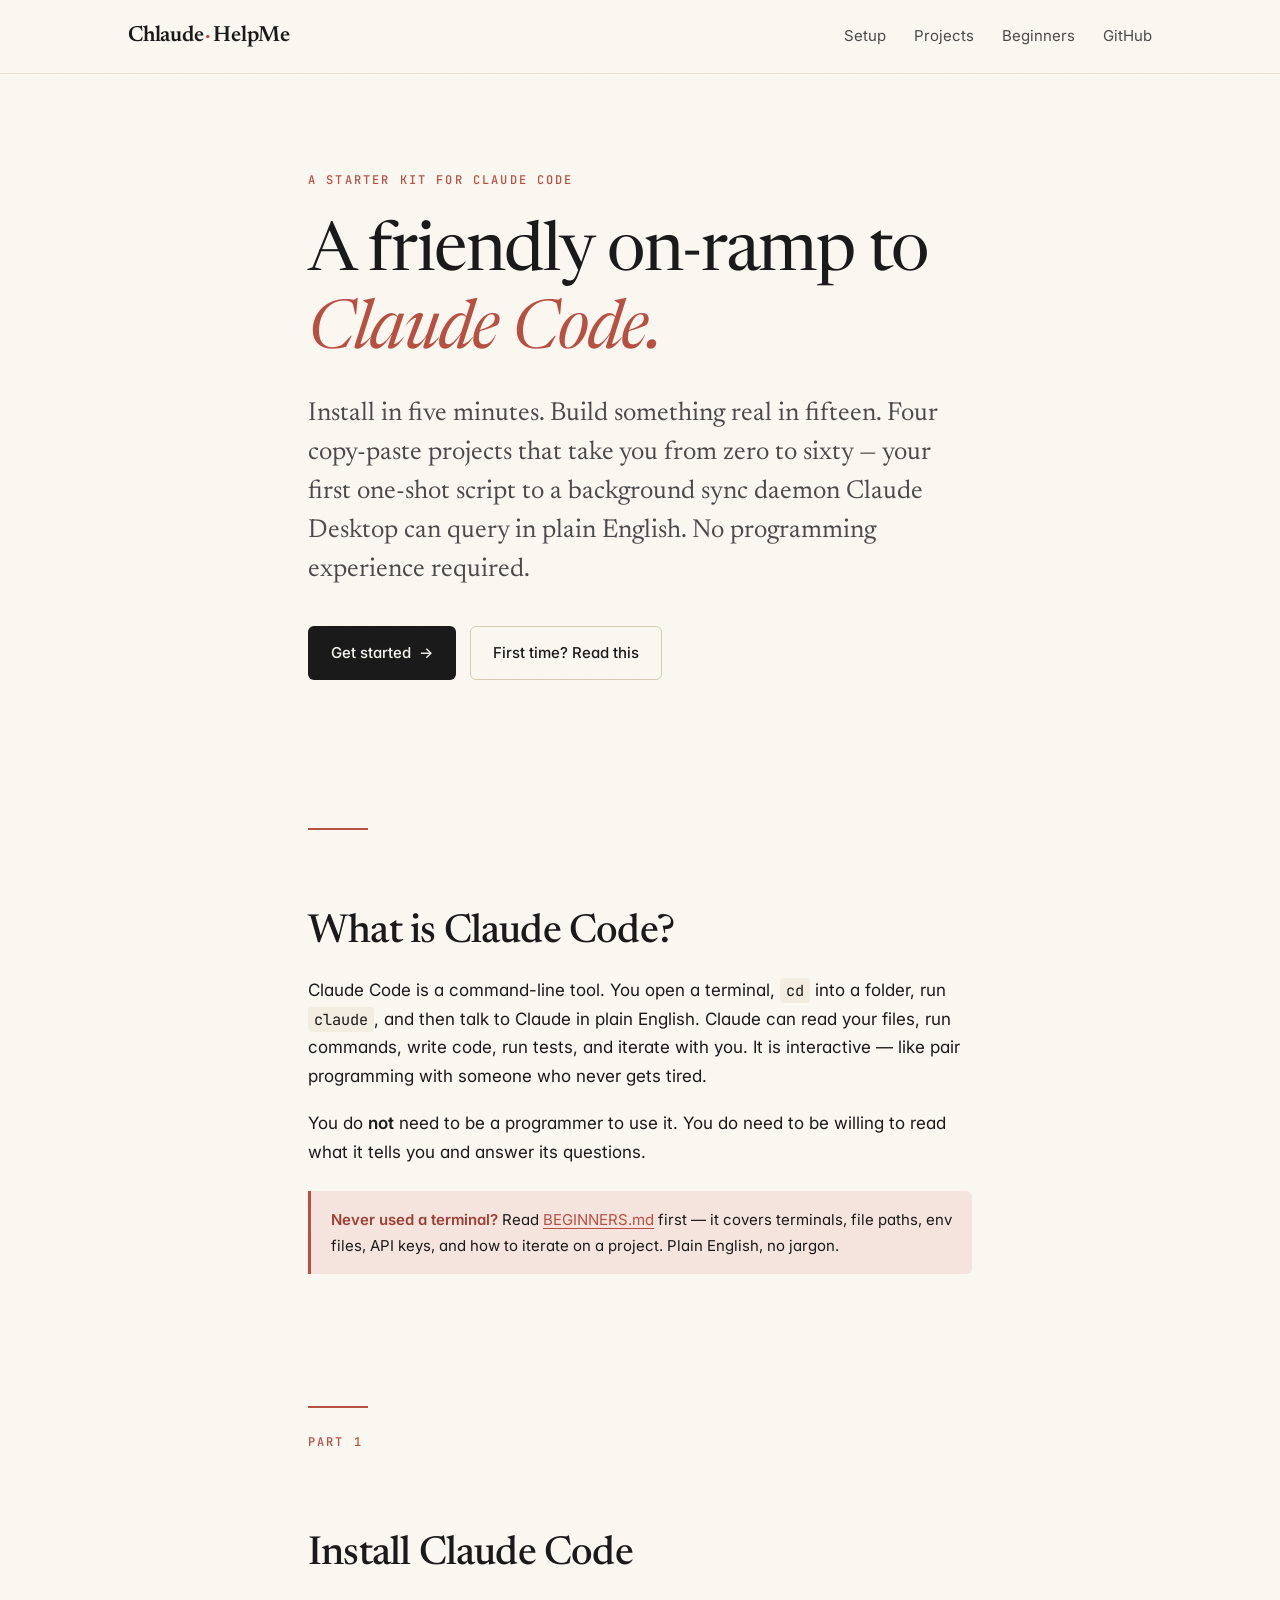
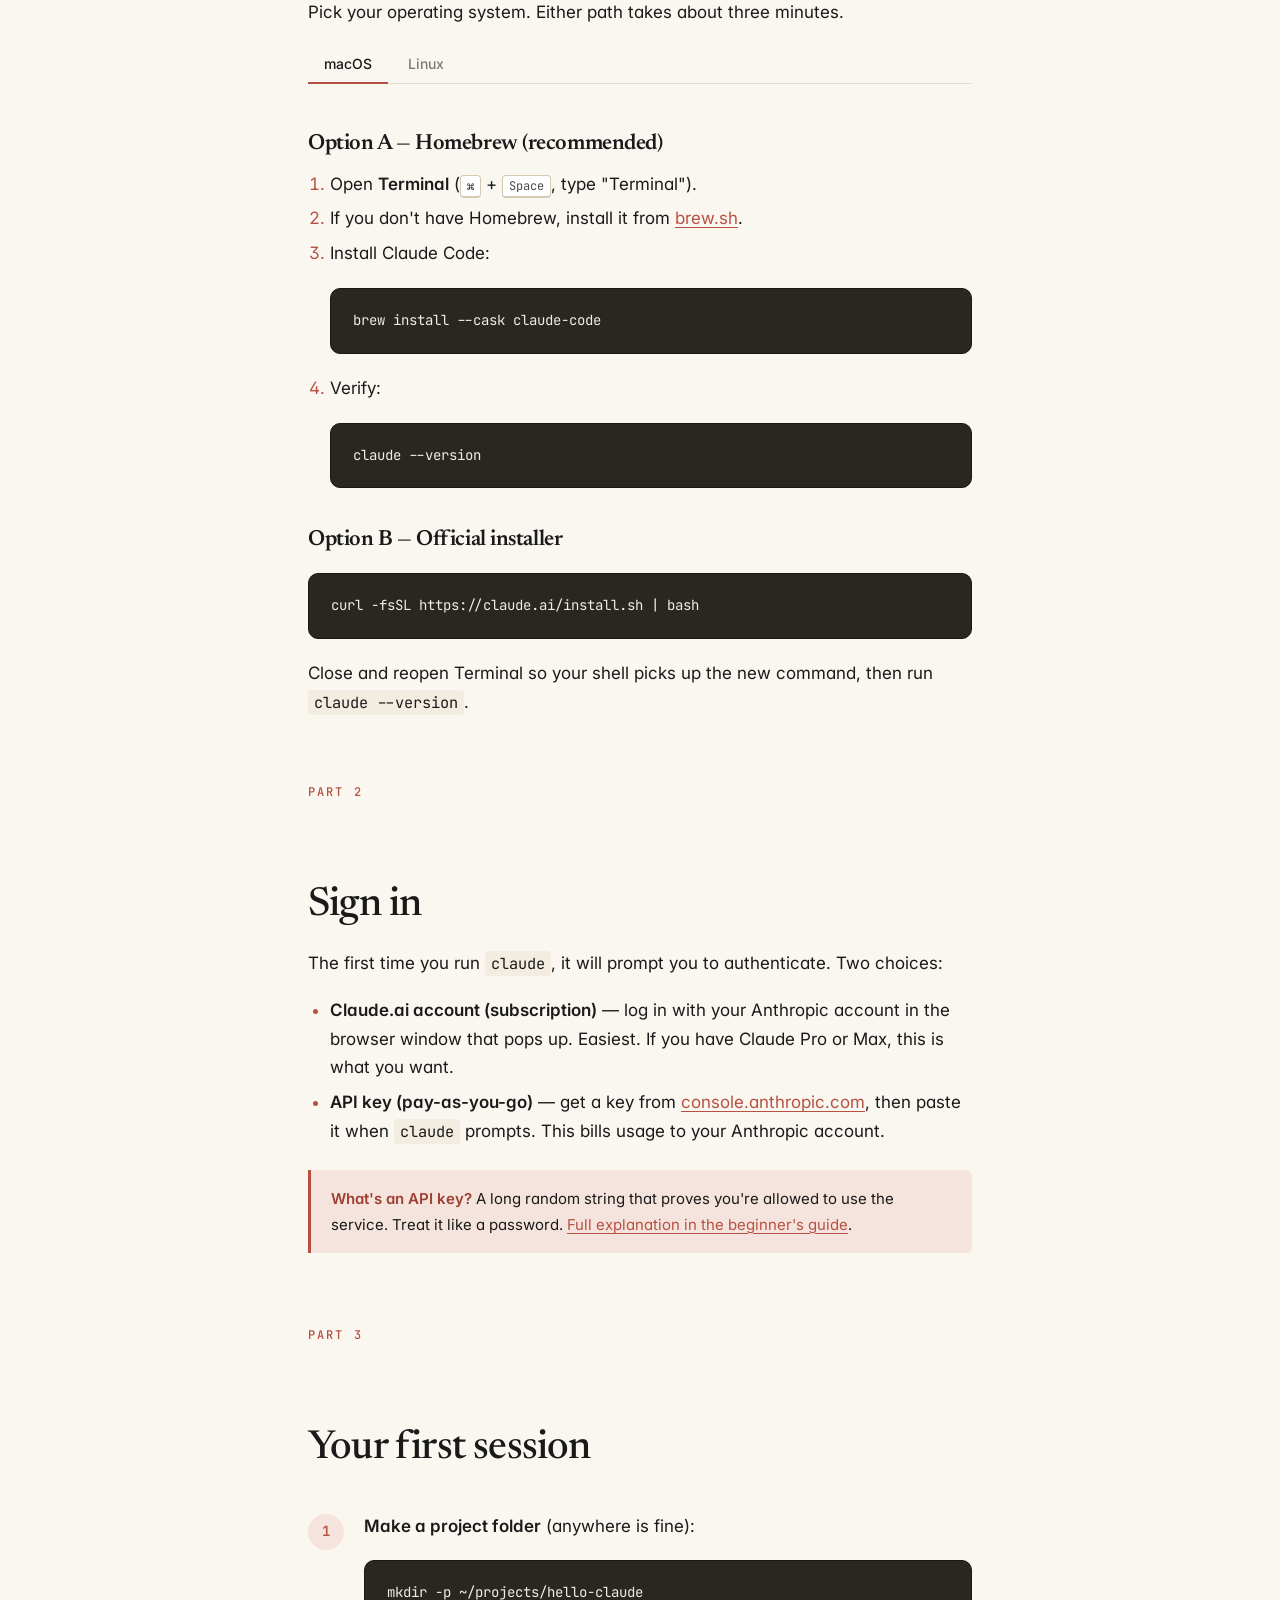
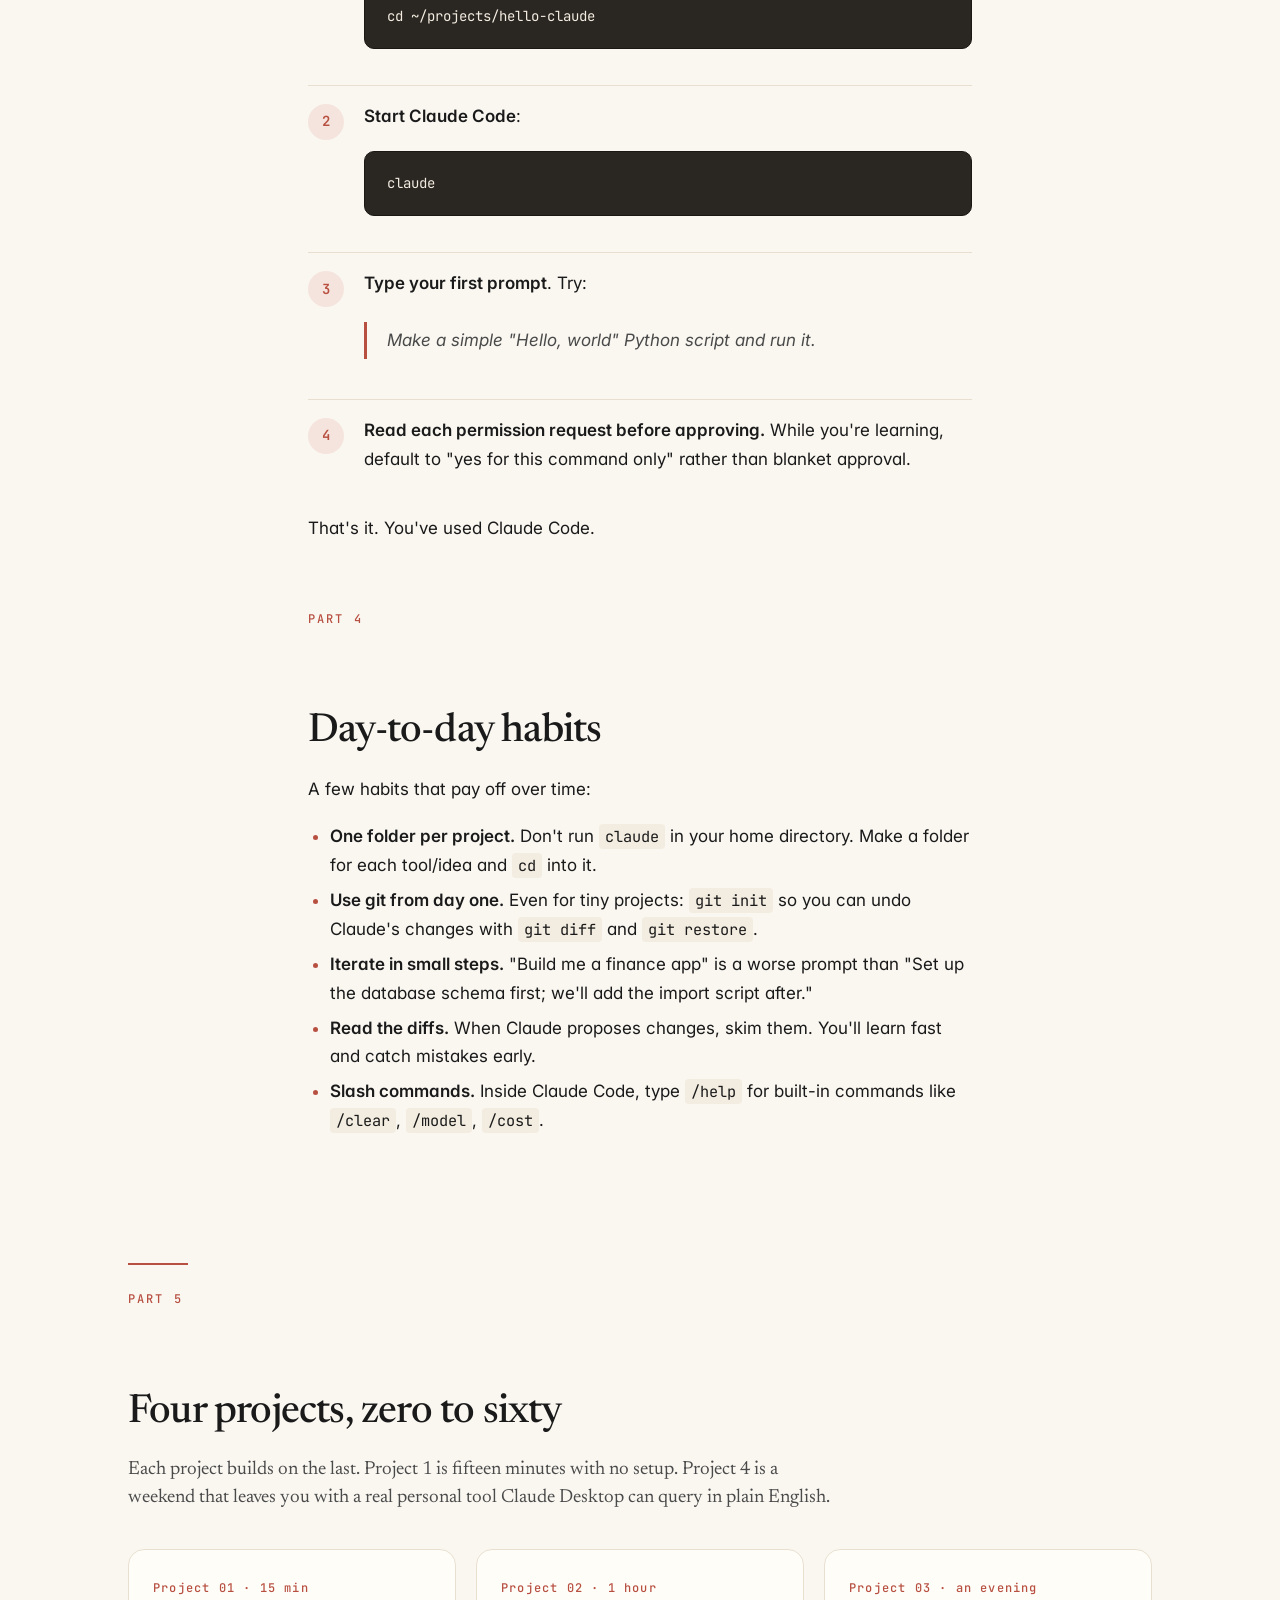
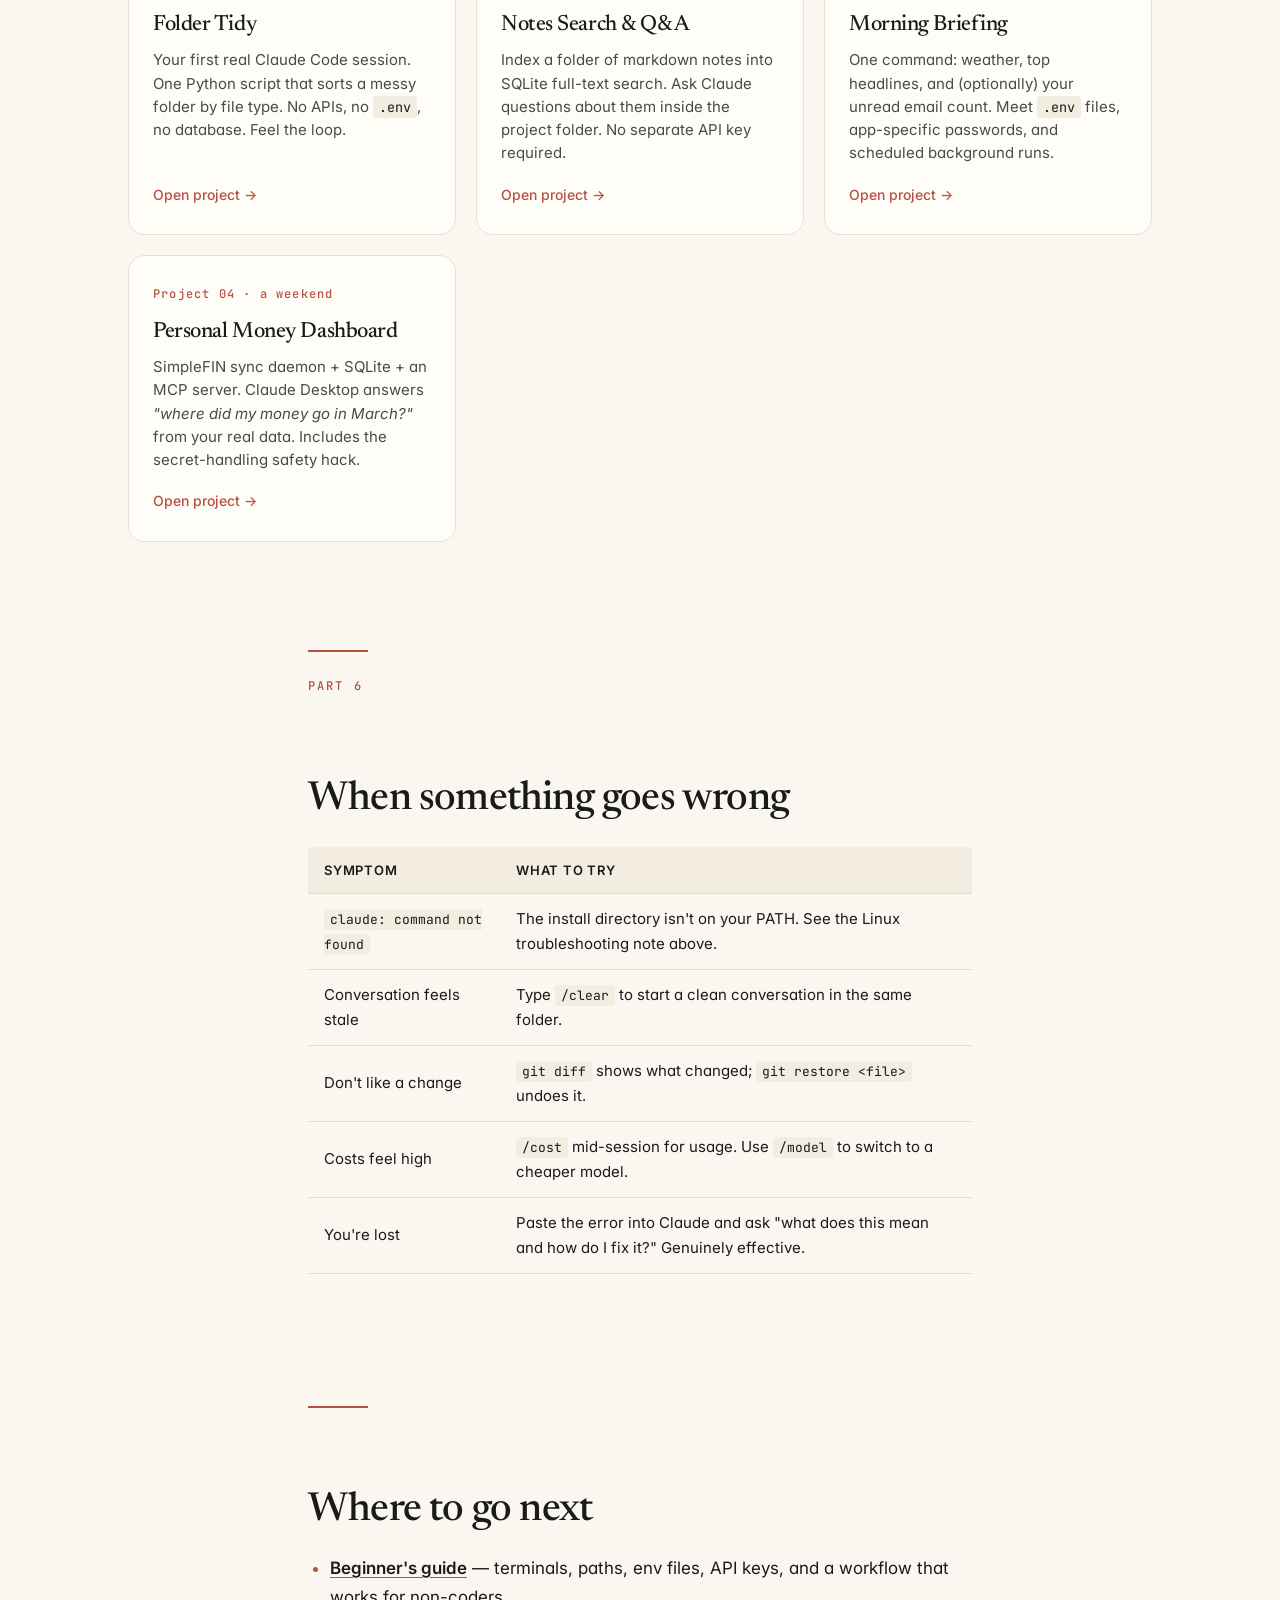
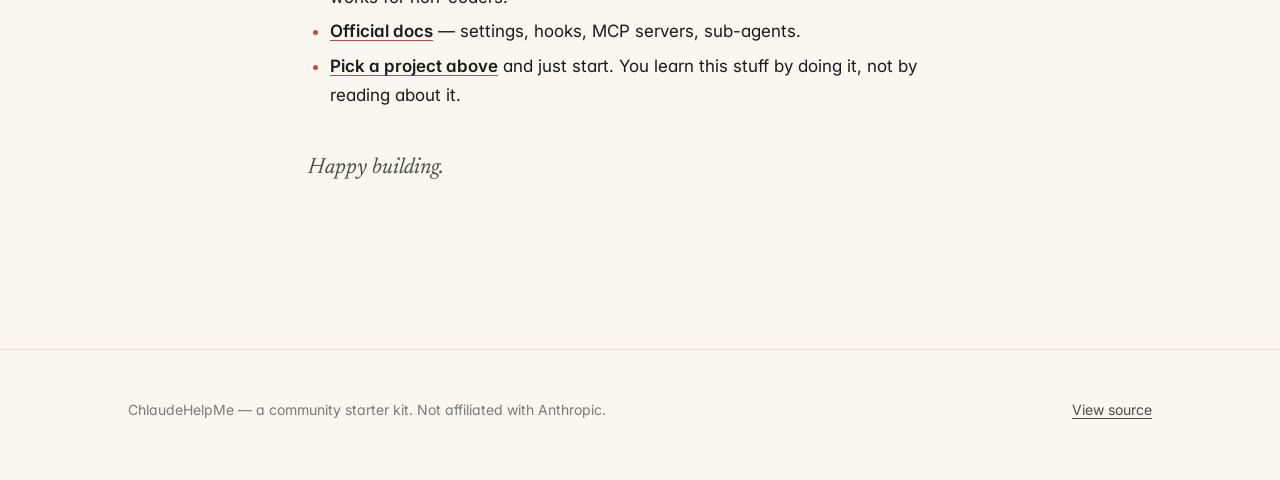
<file: index.html>
<!doctype html>
<html lang="en">
<head>
<meta charset="utf-8" />
<meta name="viewport" content="width=device-width, initial-scale=1" />
<title>ChlaudeHelpMe — A friendly on-ramp to Claude Code</title>
<meta name="description" content="Install Claude Code on Mac or Linux in five minutes. Four copy-paste projects that take you from zero to sixty. No programming experience required." />
<link rel="preconnect" href="https://fonts.googleapis.com" />
<link rel="preconnect" href="https://fonts.gstatic.com" crossorigin />
<link href="https://fonts.googleapis.com/css2?family=Newsreader:ital,wght@0,400;0,500;0,600;1,400;1,500&family=Inter:wght@400;500;600&family=JetBrains+Mono:wght@400;500&display=swap" rel="stylesheet" />
<link rel="stylesheet" href="assets/style.css" />
<link rel="icon" href="data:image/svg+xml,%3Csvg xmlns='http://www.w3.org/2000/svg' viewBox='0 0 32 32'%3E%3Crect width='32' height='32' rx='6' fill='%23b85042'/%3E%3Ctext x='16' y='22' font-family='Georgia,serif' font-size='20' font-weight='500' fill='%23faf7f1' text-anchor='middle'%3EC%3C/text%3E%3C/svg%3E" />
</head>
<body>

<header class="site-header">
  <nav class="nav">
    <a class="brand" href="index.html">Chlaude<span class="dot">·</span>HelpMe</a>
    <div class="nav-links">
      <a href="#setup">Setup</a>
      <a href="#projects">Projects</a>
      <a href="beginners.html">Beginners</a>
      <a href="https://github.com/robbie-med/ChlaudeHelpMe" target="_blank" rel="noopener">GitHub</a>
    </div>
  </nav>
</header>

<main>

<section class="hero">
  <div class="prose">
    <div class="eyebrow">A starter kit for Claude Code</div>
    <h1>A friendly on-ramp to <span class="accent">Claude Code.</span></h1>
    <p class="lede">Install in five minutes. Build something real in fifteen. Four copy-paste projects that take you from zero to sixty — your first one-shot script to a background sync daemon Claude Desktop can query in plain English. No programming experience required.</p>
    <div class="cta-row">
      <a href="#setup" class="btn primary">Get started <span class="arrow">→</span></a>
      <a href="beginners.html" class="btn secondary">First time? Read this</a>
    </div>
  </div>
</section>

<section id="what">
  <div class="prose">
    <div class="section-divider"></div>
    <h2>What is Claude Code?</h2>
    <p>Claude Code is a command-line tool. You open a terminal, <code>cd</code> into a folder, run <code>claude</code>, and then talk to Claude in plain English. Claude can read your files, run commands, write code, run tests, and iterate with you. It is interactive — like pair programming with someone who never gets tired.</p>
    <p>You do <strong>not</strong> need to be a programmer to use it. You do need to be willing to read what it tells you and answer its questions.</p>
    <div class="callout">
      <strong>Never used a terminal?</strong> Read <a href="beginners.html">BEGINNERS.md</a> first — it covers terminals, file paths, env files, API keys, and how to iterate on a project. Plain English, no jargon.
    </div>
  </div>
</section>

<section id="setup">
  <div class="prose">
    <div class="section-divider"></div>
    <div class="eyebrow">Part 1</div>
    <h2>Install Claude Code</h2>
    <p>Pick your operating system. Either path takes about three minutes.</p>

    <div data-tabs>
      <div class="tabs">
        <button class="tab-btn active" data-target="mac">macOS</button>
        <button class="tab-btn" data-target="linux">Linux</button>
      </div>

      <div class="tab-panel active" data-panel="mac">
        <h3>Option A — Homebrew (recommended)</h3>
        <ol>
          <li>Open <strong>Terminal</strong> (<span class="kbd">⌘</span> + <span class="kbd">Space</span>, type "Terminal").</li>
          <li>If you don't have Homebrew, install it from <a href="https://brew.sh" target="_blank" rel="noopener">brew.sh</a>.</li>
          <li>Install Claude Code:
            <pre><code>brew install --cask claude-code</code></pre>
          </li>
          <li>Verify:
            <pre><code>claude --version</code></pre>
          </li>
        </ol>

        <h3>Option B — Official installer</h3>
        <pre><code>curl -fsSL https://claude.ai/install.sh | bash</code></pre>
        <p>Close and reopen Terminal so your shell picks up the new command, then run <code>claude --version</code>.</p>
      </div>

      <div class="tab-panel" data-panel="linux">
        <p>The official installer works on Ubuntu, Debian, Fedora, Arch, and most other major distros.</p>
        <ol>
          <li>Open a terminal.</li>
          <li>Paste:
            <pre><code>curl -fsSL https://claude.ai/install.sh | bash</code></pre>
          </li>
          <li>If the installer mentions a PATH change, reload your shell:
            <pre><code>source ~/.bashrc      # or ~/.zshrc if you use zsh</code></pre>
          </li>
          <li>Verify:
            <pre><code>claude --version</code></pre>
          </li>
        </ol>
        <div class="callout">
          <strong>If <code>claude</code> isn't found:</strong> the installer likely placed it in <code>~/.local/bin</code>. Make sure it's on your PATH:
          <pre style="margin-top:12px"><code>echo 'export PATH="$HOME/.local/bin:$PATH"' &gt;&gt; ~/.bashrc
source ~/.bashrc</code></pre>
        </div>
      </div>
    </div>
  </div>
</section>

<section id="signin">
  <div class="prose">
    <div class="eyebrow">Part 2</div>
    <h2>Sign in</h2>
    <p>The first time you run <code>claude</code>, it will prompt you to authenticate. Two choices:</p>
    <ul>
      <li><strong>Claude.ai account (subscription)</strong> — log in with your Anthropic account in the browser window that pops up. Easiest. If you have Claude Pro or Max, this is what you want.</li>
      <li><strong>API key (pay-as-you-go)</strong> — get a key from <a href="https://console.anthropic.com" target="_blank" rel="noopener">console.anthropic.com</a>, then paste it when <code>claude</code> prompts. This bills usage to your Anthropic account.</li>
    </ul>
    <div class="callout">
      <strong>What's an API key?</strong> A long random string that proves you're allowed to use the service. Treat it like a password. <a href="beginners.html#api-keys">Full explanation in the beginner's guide</a>.
    </div>
  </div>
</section>

<section id="first-run">
  <div class="prose">
    <div class="eyebrow">Part 3</div>
    <h2>Your first session</h2>
    <ol class="steps">
      <li>
        <strong>Make a project folder</strong> (anywhere is fine):
        <pre><code>mkdir -p ~/projects/hello-claude
cd ~/projects/hello-claude</code></pre>
      </li>
      <li>
        <strong>Start Claude Code</strong>:
        <pre><code>claude</code></pre>
      </li>
      <li>
        <strong>Type your first prompt</strong>. Try:
        <blockquote>Make a simple "Hello, world" Python script and run it.</blockquote>
      </li>
      <li>
        <strong>Read each permission request before approving.</strong> While you're learning, default to "yes for this command only" rather than blanket approval.
      </li>
    </ol>
    <p>That's it. You've used Claude Code.</p>
  </div>
</section>

<section id="habits">
  <div class="prose">
    <div class="eyebrow">Part 4</div>
    <h2>Day-to-day habits</h2>
    <p>A few habits that pay off over time:</p>
    <ul>
      <li><strong>One folder per project.</strong> Don't run <code>claude</code> in your home directory. Make a folder for each tool/idea and <code>cd</code> into it.</li>
      <li><strong>Use git from day one.</strong> Even for tiny projects: <code>git init</code> so you can undo Claude's changes with <code>git diff</code> and <code>git restore</code>.</li>
      <li><strong>Iterate in small steps.</strong> "Build me a finance app" is a worse prompt than "Set up the database schema first; we'll add the import script after."</li>
      <li><strong>Read the diffs.</strong> When Claude proposes changes, skim them. You'll learn fast and catch mistakes early.</li>
      <li><strong>Slash commands.</strong> Inside Claude Code, type <code>/help</code> for built-in commands like <code>/clear</code>, <code>/model</code>, <code>/cost</code>.</li>
    </ul>
  </div>
</section>

<section id="projects">
  <div class="container">
    <div class="section-divider"></div>
    <div class="eyebrow">Part 5</div>
    <h2>Four projects, zero to sixty</h2>
    <p class="lede" style="font-size: 19px; max-width: 720px;">Each project builds on the last. Project 1 is fifteen minutes with no setup. Project 4 is a weekend that leaves you with a real personal tool Claude Desktop can query in plain English.</p>

    <div class="project-grid">
      <a class="card" href="projects/01-folder-tidy.html">
        <div class="num">Project 01 · 15 min</div>
        <h3>Folder Tidy</h3>
        <p>Your first real Claude Code session. One Python script that sorts a messy folder by file type. No APIs, no <code>.env</code>, no database. Feel the loop.</p>
        <div class="open">Open project <span class="arrow">→</span></div>
      </a>

      <a class="card" href="projects/02-notes.html">
        <div class="num">Project 02 · 1 hour</div>
        <h3>Notes Search &amp; Q&amp;A</h3>
        <p>Index a folder of markdown notes into SQLite full-text search. Ask Claude questions about them inside the project folder. No separate API key required.</p>
        <div class="open">Open project <span class="arrow">→</span></div>
      </a>

      <a class="card" href="projects/03-briefing.html">
        <div class="num">Project 03 · an evening</div>
        <h3>Morning Briefing</h3>
        <p>One command: weather, top headlines, and (optionally) your unread email count. Meet <code>.env</code> files, app-specific passwords, and scheduled background runs.</p>
        <div class="open">Open project <span class="arrow">→</span></div>
      </a>

      <a class="card" href="projects/04-money.html">
        <div class="num">Project 04 · a weekend</div>
        <h3>Personal Money Dashboard</h3>
        <p>SimpleFIN sync daemon + SQLite + an MCP server. Claude Desktop answers <em>"where did my money go in March?"</em> from your real data. Includes the secret-handling safety hack.</p>
        <div class="open">Open project <span class="arrow">→</span></div>
      </a>
    </div>
  </div>
</section>

<section id="troubleshooting">
  <div class="prose">
    <div class="section-divider"></div>
    <div class="eyebrow">Part 6</div>
    <h2>When something goes wrong</h2>
    <table>
      <thead><tr><th>Symptom</th><th>What to try</th></tr></thead>
      <tbody>
        <tr><td><code>claude: command not found</code></td><td>The install directory isn't on your PATH. See the Linux troubleshooting note above.</td></tr>
        <tr><td>Conversation feels stale</td><td>Type <code>/clear</code> to start a clean conversation in the same folder.</td></tr>
        <tr><td>Don't like a change</td><td><code>git diff</code> shows what changed; <code>git restore &lt;file&gt;</code> undoes it.</td></tr>
        <tr><td>Costs feel high</td><td><code>/cost</code> mid-session for usage. Use <code>/model</code> to switch to a cheaper model.</td></tr>
        <tr><td>You're lost</td><td>Paste the error into Claude and ask "what does this mean and how do I fix it?" Genuinely effective.</td></tr>
      </tbody>
    </table>
  </div>
</section>

<section id="next">
  <div class="prose">
    <div class="section-divider"></div>
    <h2>Where to go next</h2>
    <ul>
      <li><a href="beginners.html"><strong>Beginner's guide</strong></a> — terminals, paths, env files, API keys, and a workflow that works for non-coders.</li>
      <li><a href="https://docs.claude.com/en/docs/claude-code" target="_blank" rel="noopener"><strong>Official docs</strong></a> — settings, hooks, MCP servers, sub-agents.</li>
      <li><a href="#projects"><strong>Pick a project above</strong></a> and just start. You learn this stuff by doing it, not by reading about it.</li>
    </ul>
    <p style="margin-top: 40px; font-family: var(--font-serif); font-size: 22px; font-style: italic; color: var(--ink-2);">Happy building.</p>
  </div>
</section>

</main>

<footer class="site-footer">
  <div class="container">
    <div>ChlaudeHelpMe — a community starter kit. Not affiliated with Anthropic.</div>
    <div><a href="https://github.com/robbie-med/ChlaudeHelpMe" target="_blank" rel="noopener">View source</a></div>
  </div>
</footer>

<script src="assets/copy.js"></script>
</body>
</html>
</file>
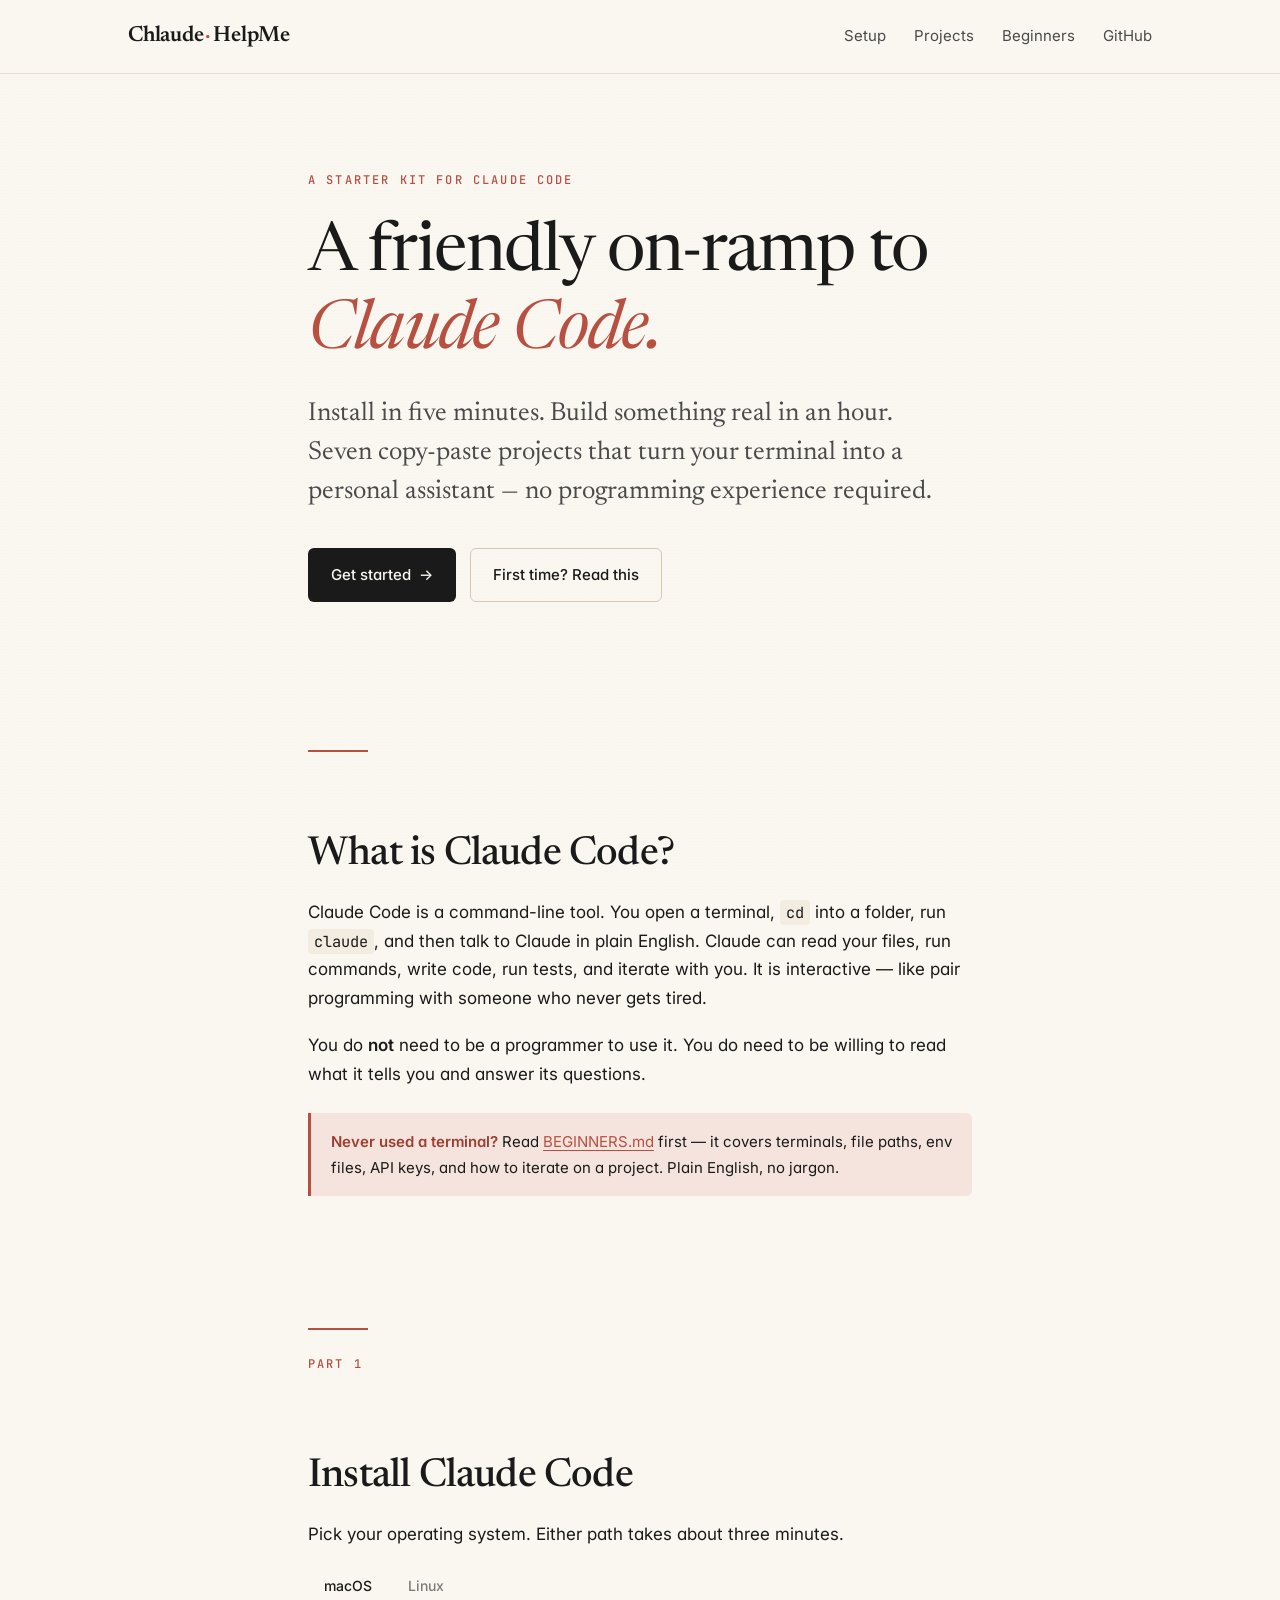
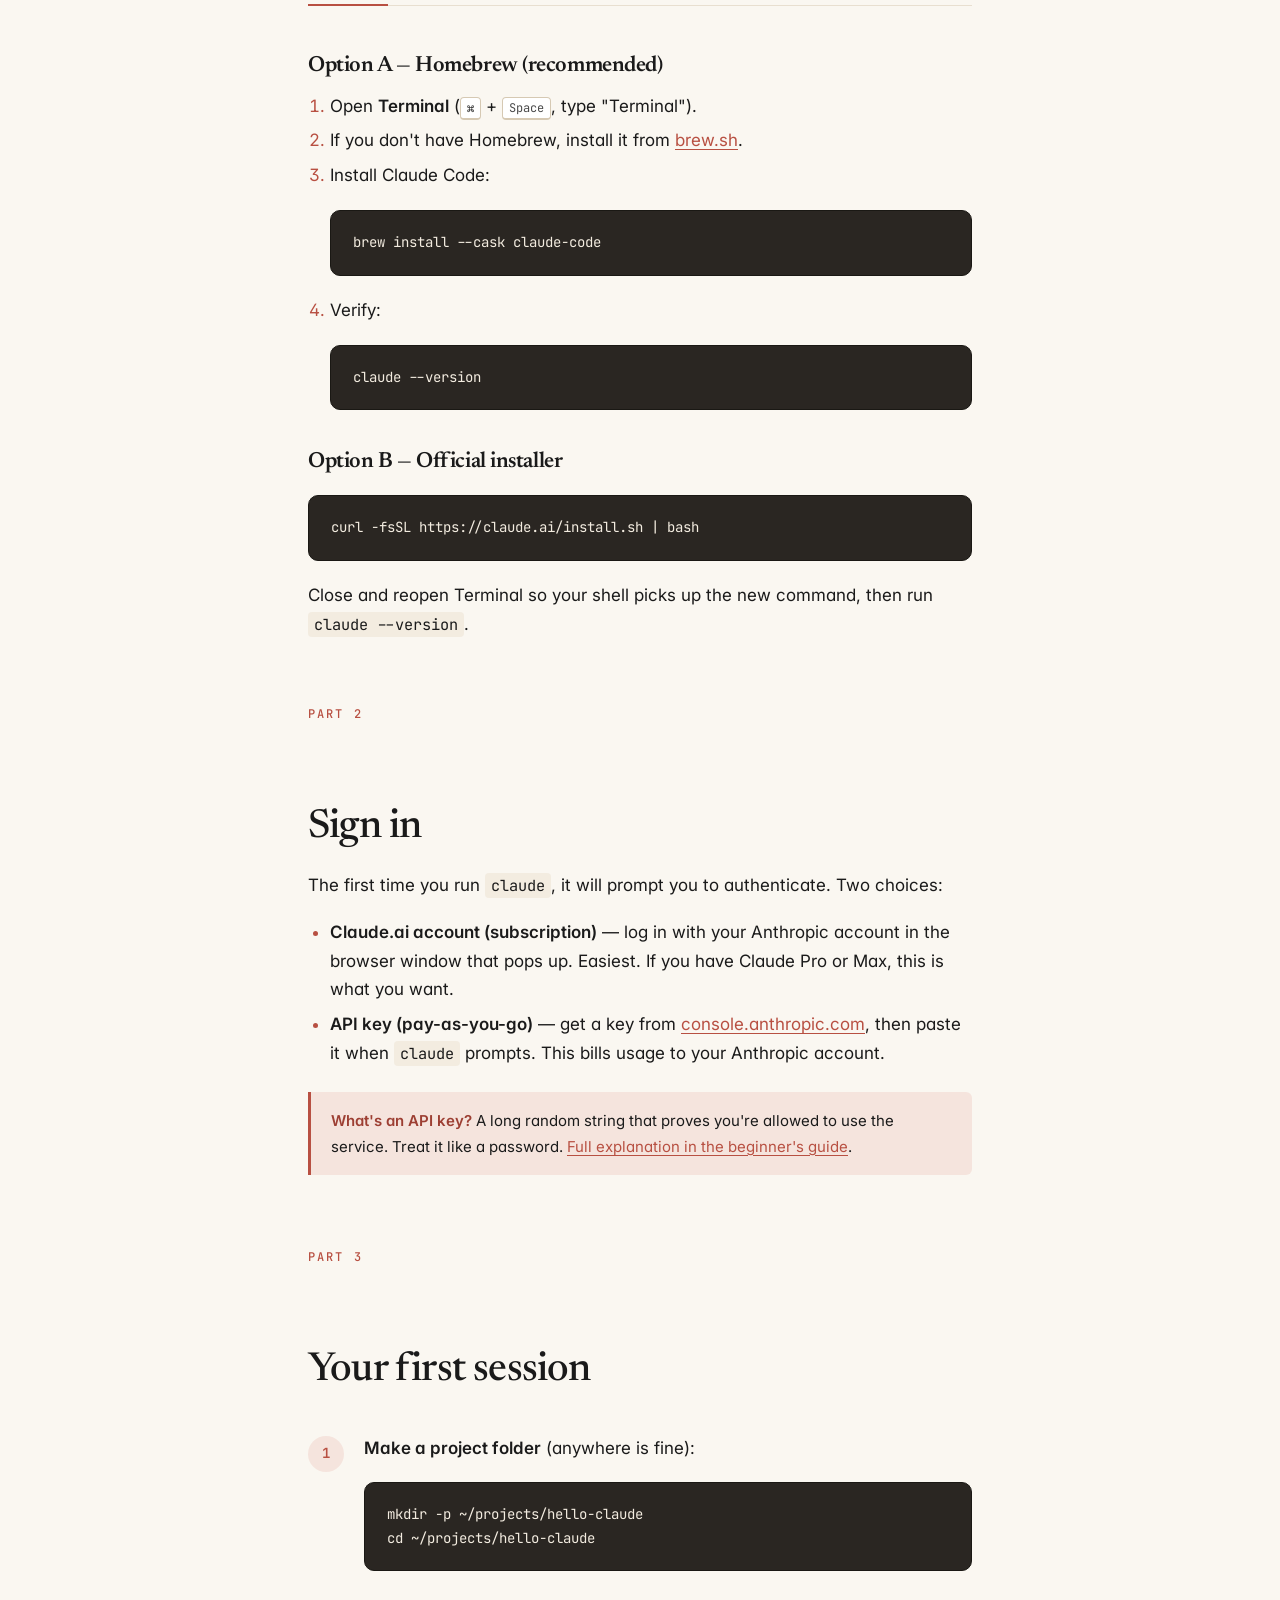
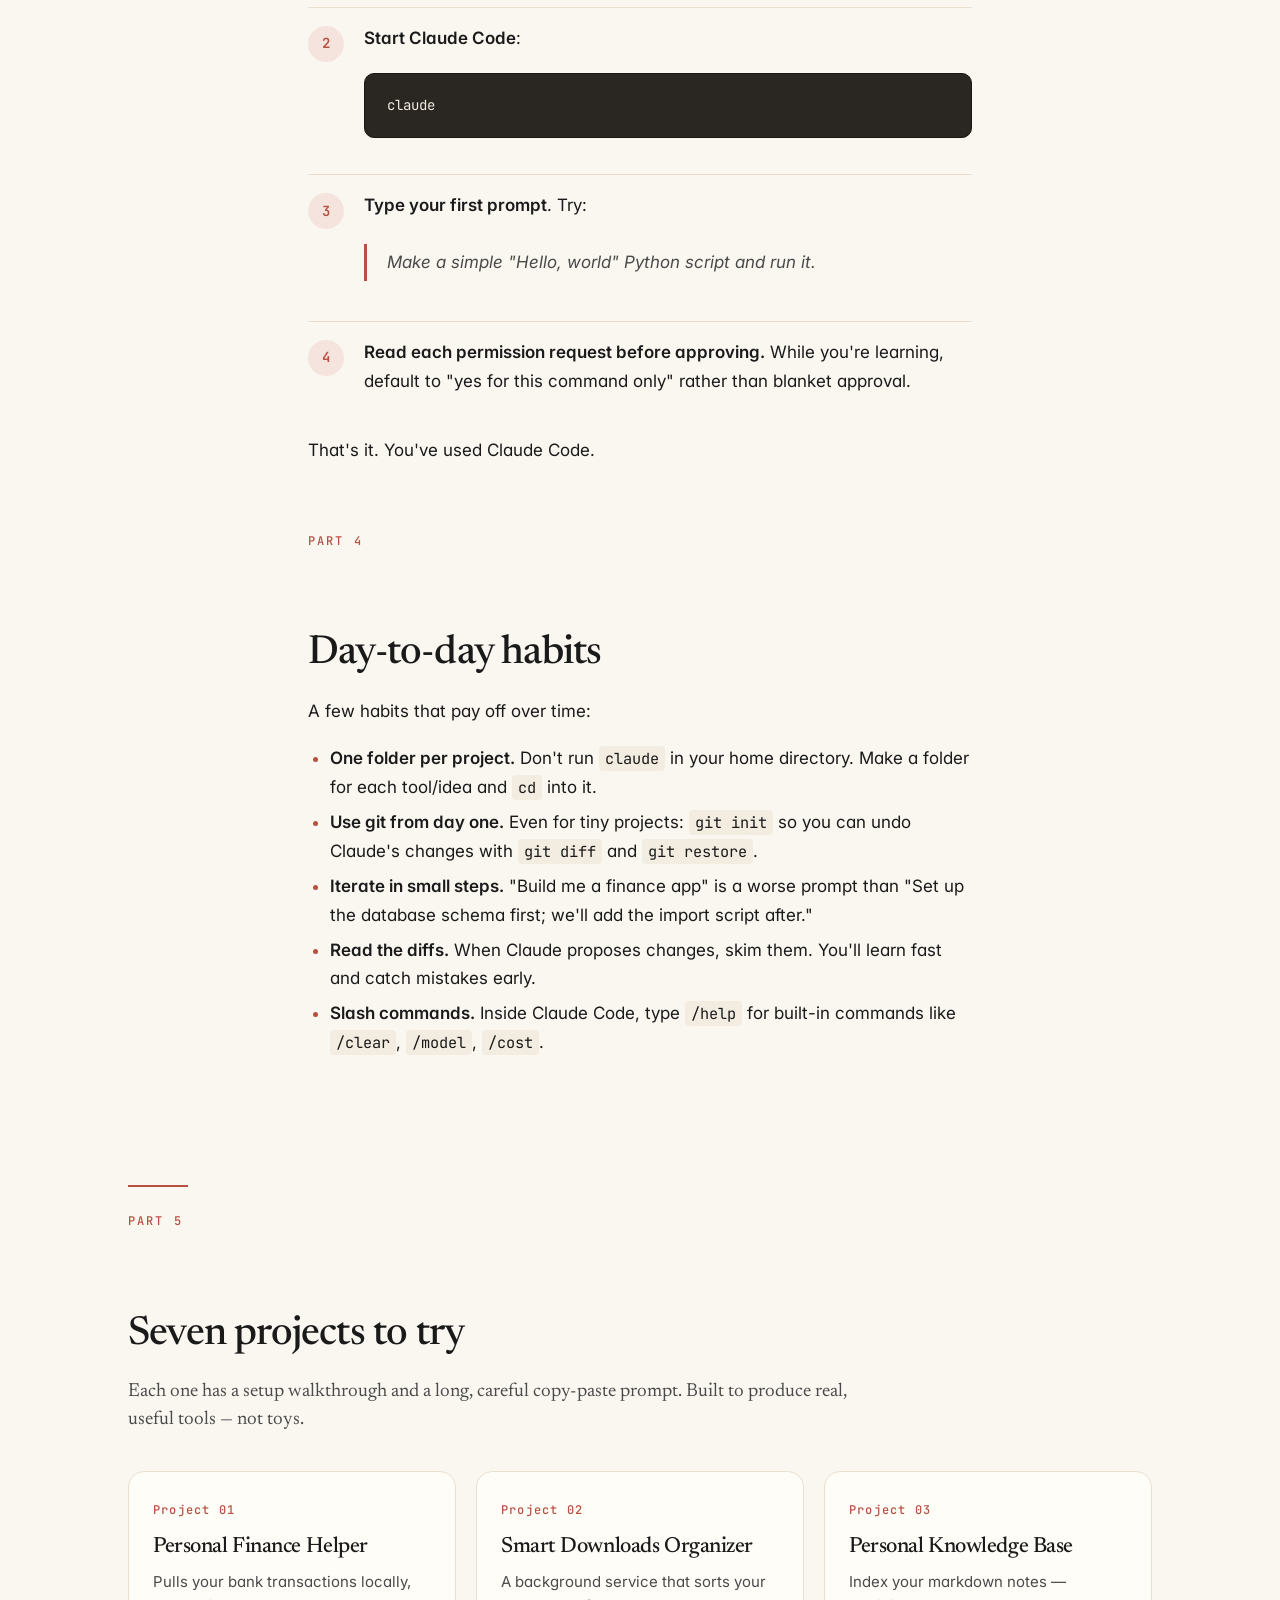
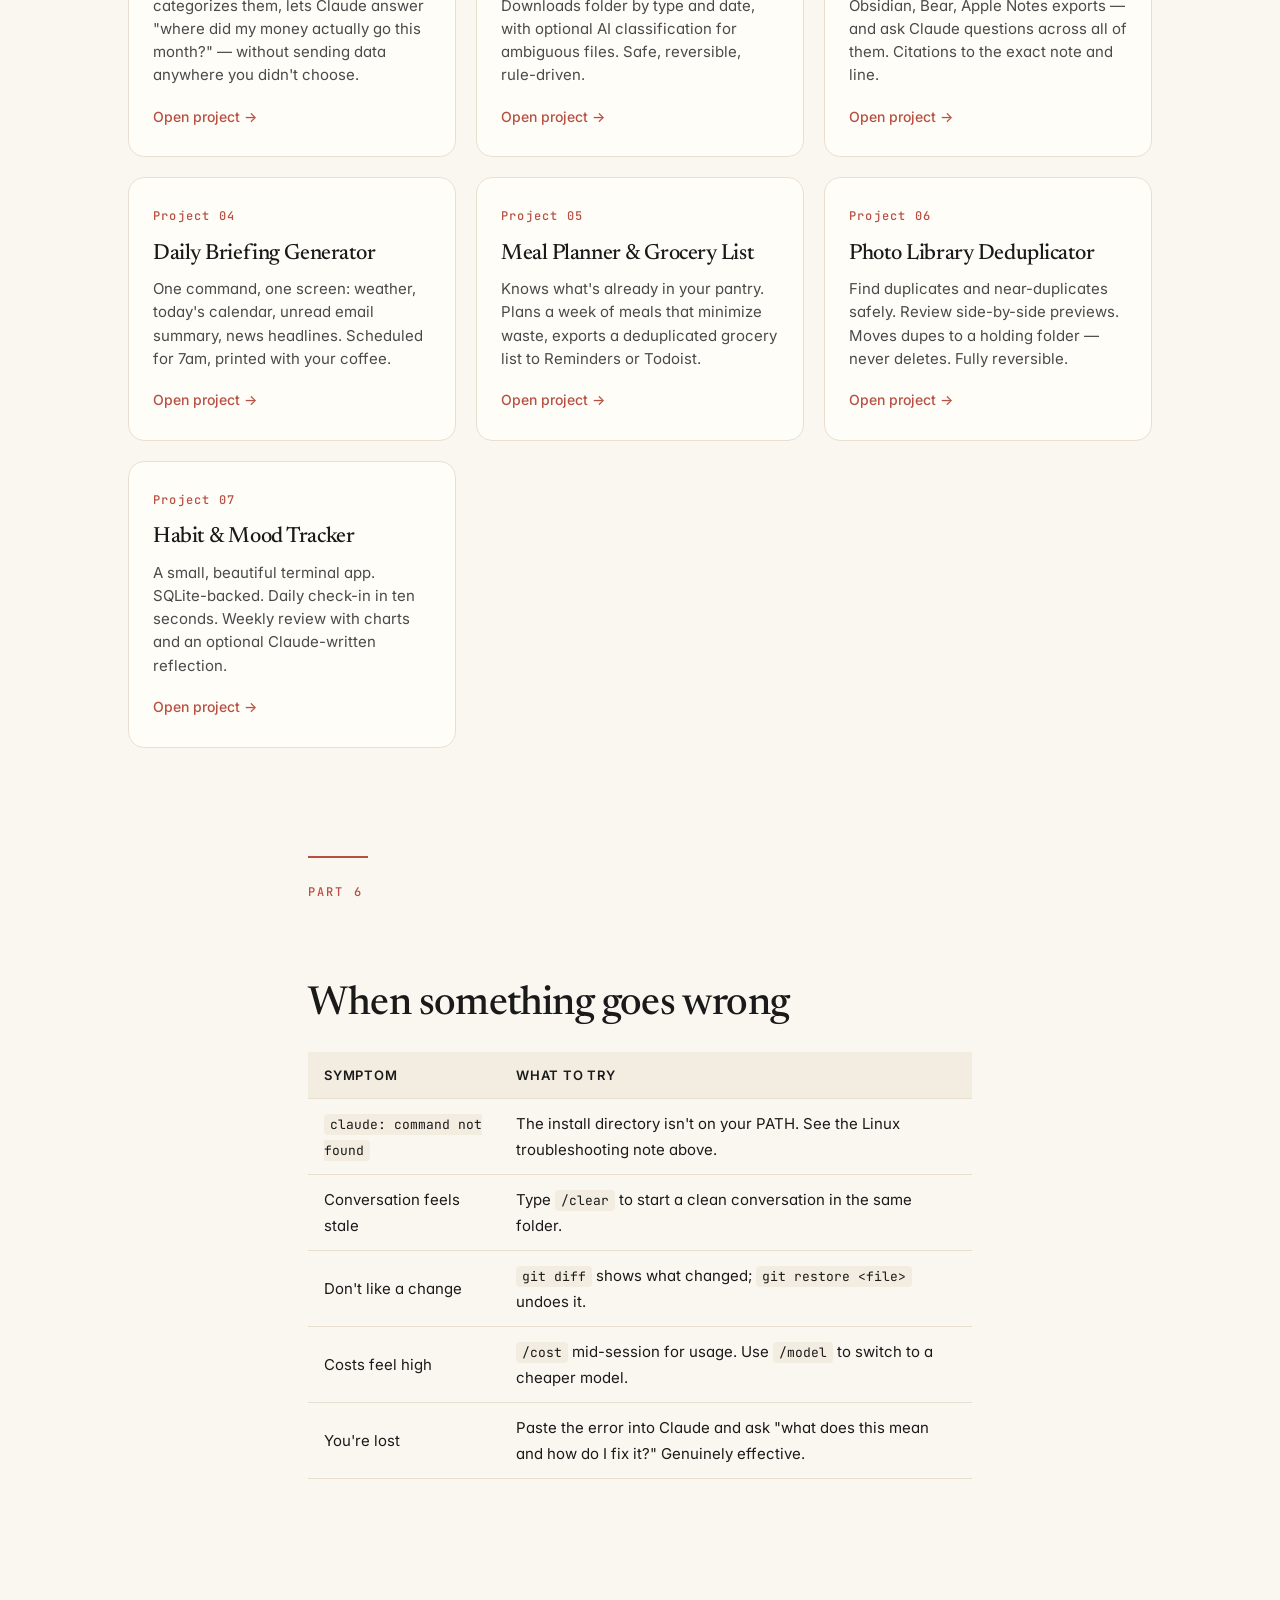
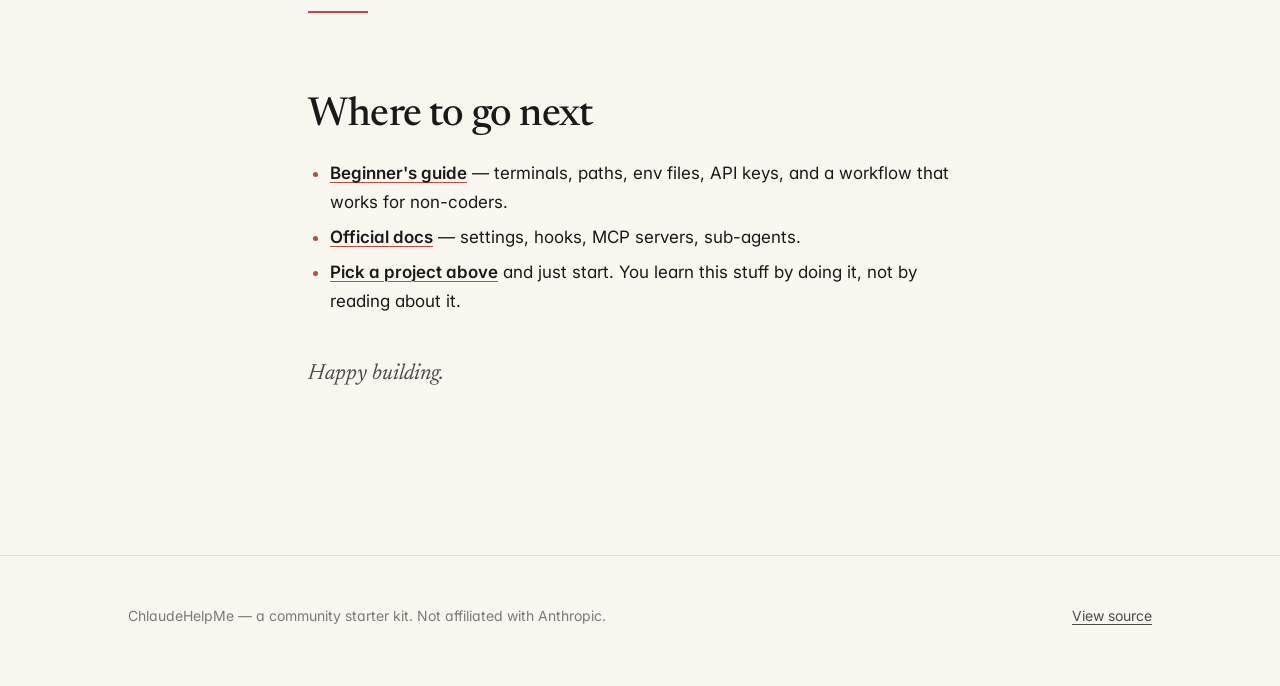
<file: site/index.html>
<!doctype html>
<html lang="en">
<head>
<meta charset="utf-8" />
<meta name="viewport" content="width=device-width, initial-scale=1" />
<title>ChlaudeHelpMe — A friendly on-ramp to Claude Code</title>
<meta name="description" content="Install Claude Code on Mac or Linux in five minutes. Seven copy-paste projects that turn your terminal into a personal assistant. No programming experience required." />
<link rel="preconnect" href="https://fonts.googleapis.com" />
<link rel="preconnect" href="https://fonts.gstatic.com" crossorigin />
<link href="https://fonts.googleapis.com/css2?family=Newsreader:ital,wght@0,400;0,500;0,600;1,400;1,500&family=Inter:wght@400;500;600&family=JetBrains+Mono:wght@400;500&display=swap" rel="stylesheet" />
<link rel="stylesheet" href="assets/style.css" />
<link rel="icon" href="data:image/svg+xml,%3Csvg xmlns='http://www.w3.org/2000/svg' viewBox='0 0 32 32'%3E%3Crect width='32' height='32' rx='6' fill='%23b85042'/%3E%3Ctext x='16' y='22' font-family='Georgia,serif' font-size='20' font-weight='500' fill='%23faf7f1' text-anchor='middle'%3EC%3C/text%3E%3C/svg%3E" />
</head>
<body>

<header class="site-header">
  <nav class="nav">
    <a class="brand" href="index.html">Chlaude<span class="dot">·</span>HelpMe</a>
    <div class="nav-links">
      <a href="#setup">Setup</a>
      <a href="#projects">Projects</a>
      <a href="beginners.html">Beginners</a>
      <a href="https://github.com/robbie-med/ChlaudeHelpMe" target="_blank" rel="noopener">GitHub</a>
    </div>
  </nav>
</header>

<main>

<section class="hero">
  <div class="prose">
    <div class="eyebrow">A starter kit for Claude Code</div>
    <h1>A friendly on-ramp to <span class="accent">Claude Code.</span></h1>
    <p class="lede">Install in five minutes. Build something real in an hour. Seven copy-paste projects that turn your terminal into a personal assistant — no programming experience required.</p>
    <div class="cta-row">
      <a href="#setup" class="btn primary">Get started <span class="arrow">→</span></a>
      <a href="beginners.html" class="btn secondary">First time? Read this</a>
    </div>
  </div>
</section>

<section id="what">
  <div class="prose">
    <div class="section-divider"></div>
    <h2>What is Claude Code?</h2>
    <p>Claude Code is a command-line tool. You open a terminal, <code>cd</code> into a folder, run <code>claude</code>, and then talk to Claude in plain English. Claude can read your files, run commands, write code, run tests, and iterate with you. It is interactive — like pair programming with someone who never gets tired.</p>
    <p>You do <strong>not</strong> need to be a programmer to use it. You do need to be willing to read what it tells you and answer its questions.</p>
    <div class="callout">
      <strong>Never used a terminal?</strong> Read <a href="beginners.html">BEGINNERS.md</a> first — it covers terminals, file paths, env files, API keys, and how to iterate on a project. Plain English, no jargon.
    </div>
  </div>
</section>

<section id="setup">
  <div class="prose">
    <div class="section-divider"></div>
    <div class="eyebrow">Part 1</div>
    <h2>Install Claude Code</h2>
    <p>Pick your operating system. Either path takes about three minutes.</p>

    <div data-tabs>
      <div class="tabs">
        <button class="tab-btn active" data-target="mac">macOS</button>
        <button class="tab-btn" data-target="linux">Linux</button>
      </div>

      <div class="tab-panel active" data-panel="mac">
        <h3>Option A — Homebrew (recommended)</h3>
        <ol>
          <li>Open <strong>Terminal</strong> (<span class="kbd">⌘</span> + <span class="kbd">Space</span>, type "Terminal").</li>
          <li>If you don't have Homebrew, install it from <a href="https://brew.sh" target="_blank" rel="noopener">brew.sh</a>.</li>
          <li>Install Claude Code:
            <pre><code>brew install --cask claude-code</code></pre>
          </li>
          <li>Verify:
            <pre><code>claude --version</code></pre>
          </li>
        </ol>

        <h3>Option B — Official installer</h3>
        <pre><code>curl -fsSL https://claude.ai/install.sh | bash</code></pre>
        <p>Close and reopen Terminal so your shell picks up the new command, then run <code>claude --version</code>.</p>
      </div>

      <div class="tab-panel" data-panel="linux">
        <p>The official installer works on Ubuntu, Debian, Fedora, Arch, and most other major distros.</p>
        <ol>
          <li>Open a terminal.</li>
          <li>Paste:
            <pre><code>curl -fsSL https://claude.ai/install.sh | bash</code></pre>
          </li>
          <li>If the installer mentions a PATH change, reload your shell:
            <pre><code>source ~/.bashrc      # or ~/.zshrc if you use zsh</code></pre>
          </li>
          <li>Verify:
            <pre><code>claude --version</code></pre>
          </li>
        </ol>
        <div class="callout">
          <strong>If <code>claude</code> isn't found:</strong> the installer likely placed it in <code>~/.local/bin</code>. Make sure it's on your PATH:
          <pre style="margin-top:12px"><code>echo 'export PATH="$HOME/.local/bin:$PATH"' &gt;&gt; ~/.bashrc
source ~/.bashrc</code></pre>
        </div>
      </div>
    </div>
  </div>
</section>

<section id="signin">
  <div class="prose">
    <div class="eyebrow">Part 2</div>
    <h2>Sign in</h2>
    <p>The first time you run <code>claude</code>, it will prompt you to authenticate. Two choices:</p>
    <ul>
      <li><strong>Claude.ai account (subscription)</strong> — log in with your Anthropic account in the browser window that pops up. Easiest. If you have Claude Pro or Max, this is what you want.</li>
      <li><strong>API key (pay-as-you-go)</strong> — get a key from <a href="https://console.anthropic.com" target="_blank" rel="noopener">console.anthropic.com</a>, then paste it when <code>claude</code> prompts. This bills usage to your Anthropic account.</li>
    </ul>
    <div class="callout">
      <strong>What's an API key?</strong> A long random string that proves you're allowed to use the service. Treat it like a password. <a href="beginners.html#api-keys">Full explanation in the beginner's guide</a>.
    </div>
  </div>
</section>

<section id="first-run">
  <div class="prose">
    <div class="eyebrow">Part 3</div>
    <h2>Your first session</h2>
    <ol class="steps">
      <li>
        <strong>Make a project folder</strong> (anywhere is fine):
        <pre><code>mkdir -p ~/projects/hello-claude
cd ~/projects/hello-claude</code></pre>
      </li>
      <li>
        <strong>Start Claude Code</strong>:
        <pre><code>claude</code></pre>
      </li>
      <li>
        <strong>Type your first prompt</strong>. Try:
        <blockquote>Make a simple "Hello, world" Python script and run it.</blockquote>
      </li>
      <li>
        <strong>Read each permission request before approving.</strong> While you're learning, default to "yes for this command only" rather than blanket approval.
      </li>
    </ol>
    <p>That's it. You've used Claude Code.</p>
  </div>
</section>

<section id="habits">
  <div class="prose">
    <div class="eyebrow">Part 4</div>
    <h2>Day-to-day habits</h2>
    <p>A few habits that pay off over time:</p>
    <ul>
      <li><strong>One folder per project.</strong> Don't run <code>claude</code> in your home directory. Make a folder for each tool/idea and <code>cd</code> into it.</li>
      <li><strong>Use git from day one.</strong> Even for tiny projects: <code>git init</code> so you can undo Claude's changes with <code>git diff</code> and <code>git restore</code>.</li>
      <li><strong>Iterate in small steps.</strong> "Build me a finance app" is a worse prompt than "Set up the database schema first; we'll add the import script after."</li>
      <li><strong>Read the diffs.</strong> When Claude proposes changes, skim them. You'll learn fast and catch mistakes early.</li>
      <li><strong>Slash commands.</strong> Inside Claude Code, type <code>/help</code> for built-in commands like <code>/clear</code>, <code>/model</code>, <code>/cost</code>.</li>
    </ul>
  </div>
</section>

<section id="projects">
  <div class="container">
    <div class="section-divider"></div>
    <div class="eyebrow">Part 5</div>
    <h2>Seven projects to try</h2>
    <p class="lede" style="font-size: 19px; max-width: 720px;">Each one has a setup walkthrough and a long, careful copy-paste prompt. Built to produce real, useful tools — not toys.</p>

    <div class="project-grid">
      <a class="card" href="projects/01-finance-helper.html">
        <div class="num">Project 01</div>
        <h3>Personal Finance Helper</h3>
        <p>Pulls your bank transactions locally, categorizes them, lets Claude answer "where did my money actually go this month?" — without sending data anywhere you didn't choose.</p>
        <div class="open">Open project <span class="arrow">→</span></div>
      </a>

      <a class="card" href="projects/02-downloads-organizer.html">
        <div class="num">Project 02</div>
        <h3>Smart Downloads Organizer</h3>
        <p>A background service that sorts your Downloads folder by type and date, with optional AI classification for ambiguous files. Safe, reversible, rule-driven.</p>
        <div class="open">Open project <span class="arrow">→</span></div>
      </a>

      <a class="card" href="projects/03-knowledge-base.html">
        <div class="num">Project 03</div>
        <h3>Personal Knowledge Base</h3>
        <p>Index your markdown notes — Obsidian, Bear, Apple Notes exports — and ask Claude questions across all of them. Citations to the exact note and line.</p>
        <div class="open">Open project <span class="arrow">→</span></div>
      </a>

      <a class="card" href="projects/04-daily-briefing.html">
        <div class="num">Project 04</div>
        <h3>Daily Briefing Generator</h3>
        <p>One command, one screen: weather, today's calendar, unread email summary, news headlines. Scheduled for 7am, printed with your coffee.</p>
        <div class="open">Open project <span class="arrow">→</span></div>
      </a>

      <a class="card" href="projects/05-meal-planner.html">
        <div class="num">Project 05</div>
        <h3>Meal Planner & Grocery List</h3>
        <p>Knows what's already in your pantry. Plans a week of meals that minimize waste, exports a deduplicated grocery list to Reminders or Todoist.</p>
        <div class="open">Open project <span class="arrow">→</span></div>
      </a>

      <a class="card" href="projects/06-photo-dedupe.html">
        <div class="num">Project 06</div>
        <h3>Photo Library Deduplicator</h3>
        <p>Find duplicates and near-duplicates safely. Review side-by-side previews. Moves dupes to a holding folder — never deletes. Fully reversible.</p>
        <div class="open">Open project <span class="arrow">→</span></div>
      </a>

      <a class="card" href="projects/07-habit-tracker.html">
        <div class="num">Project 07</div>
        <h3>Habit & Mood Tracker</h3>
        <p>A small, beautiful terminal app. SQLite-backed. Daily check-in in ten seconds. Weekly review with charts and an optional Claude-written reflection.</p>
        <div class="open">Open project <span class="arrow">→</span></div>
      </a>
    </div>
  </div>
</section>

<section id="troubleshooting">
  <div class="prose">
    <div class="section-divider"></div>
    <div class="eyebrow">Part 6</div>
    <h2>When something goes wrong</h2>
    <table>
      <thead><tr><th>Symptom</th><th>What to try</th></tr></thead>
      <tbody>
        <tr><td><code>claude: command not found</code></td><td>The install directory isn't on your PATH. See the Linux troubleshooting note above.</td></tr>
        <tr><td>Conversation feels stale</td><td>Type <code>/clear</code> to start a clean conversation in the same folder.</td></tr>
        <tr><td>Don't like a change</td><td><code>git diff</code> shows what changed; <code>git restore &lt;file&gt;</code> undoes it.</td></tr>
        <tr><td>Costs feel high</td><td><code>/cost</code> mid-session for usage. Use <code>/model</code> to switch to a cheaper model.</td></tr>
        <tr><td>You're lost</td><td>Paste the error into Claude and ask "what does this mean and how do I fix it?" Genuinely effective.</td></tr>
      </tbody>
    </table>
  </div>
</section>

<section id="next">
  <div class="prose">
    <div class="section-divider"></div>
    <h2>Where to go next</h2>
    <ul>
      <li><a href="beginners.html"><strong>Beginner's guide</strong></a> — terminals, paths, env files, API keys, and a workflow that works for non-coders.</li>
      <li><a href="https://docs.claude.com/en/docs/claude-code" target="_blank" rel="noopener"><strong>Official docs</strong></a> — settings, hooks, MCP servers, sub-agents.</li>
      <li><a href="#projects"><strong>Pick a project above</strong></a> and just start. You learn this stuff by doing it, not by reading about it.</li>
    </ul>
    <p style="margin-top: 40px; font-family: var(--font-serif); font-size: 22px; font-style: italic; color: var(--ink-2);">Happy building.</p>
  </div>
</section>

</main>

<footer class="site-footer">
  <div class="container">
    <div>ChlaudeHelpMe — a community starter kit. Not affiliated with Anthropic.</div>
    <div><a href="https://github.com/robbie-med/ChlaudeHelpMe" target="_blank" rel="noopener">View source</a></div>
  </div>
</footer>

<script src="assets/copy.js"></script>
</body>
</html>
</file>
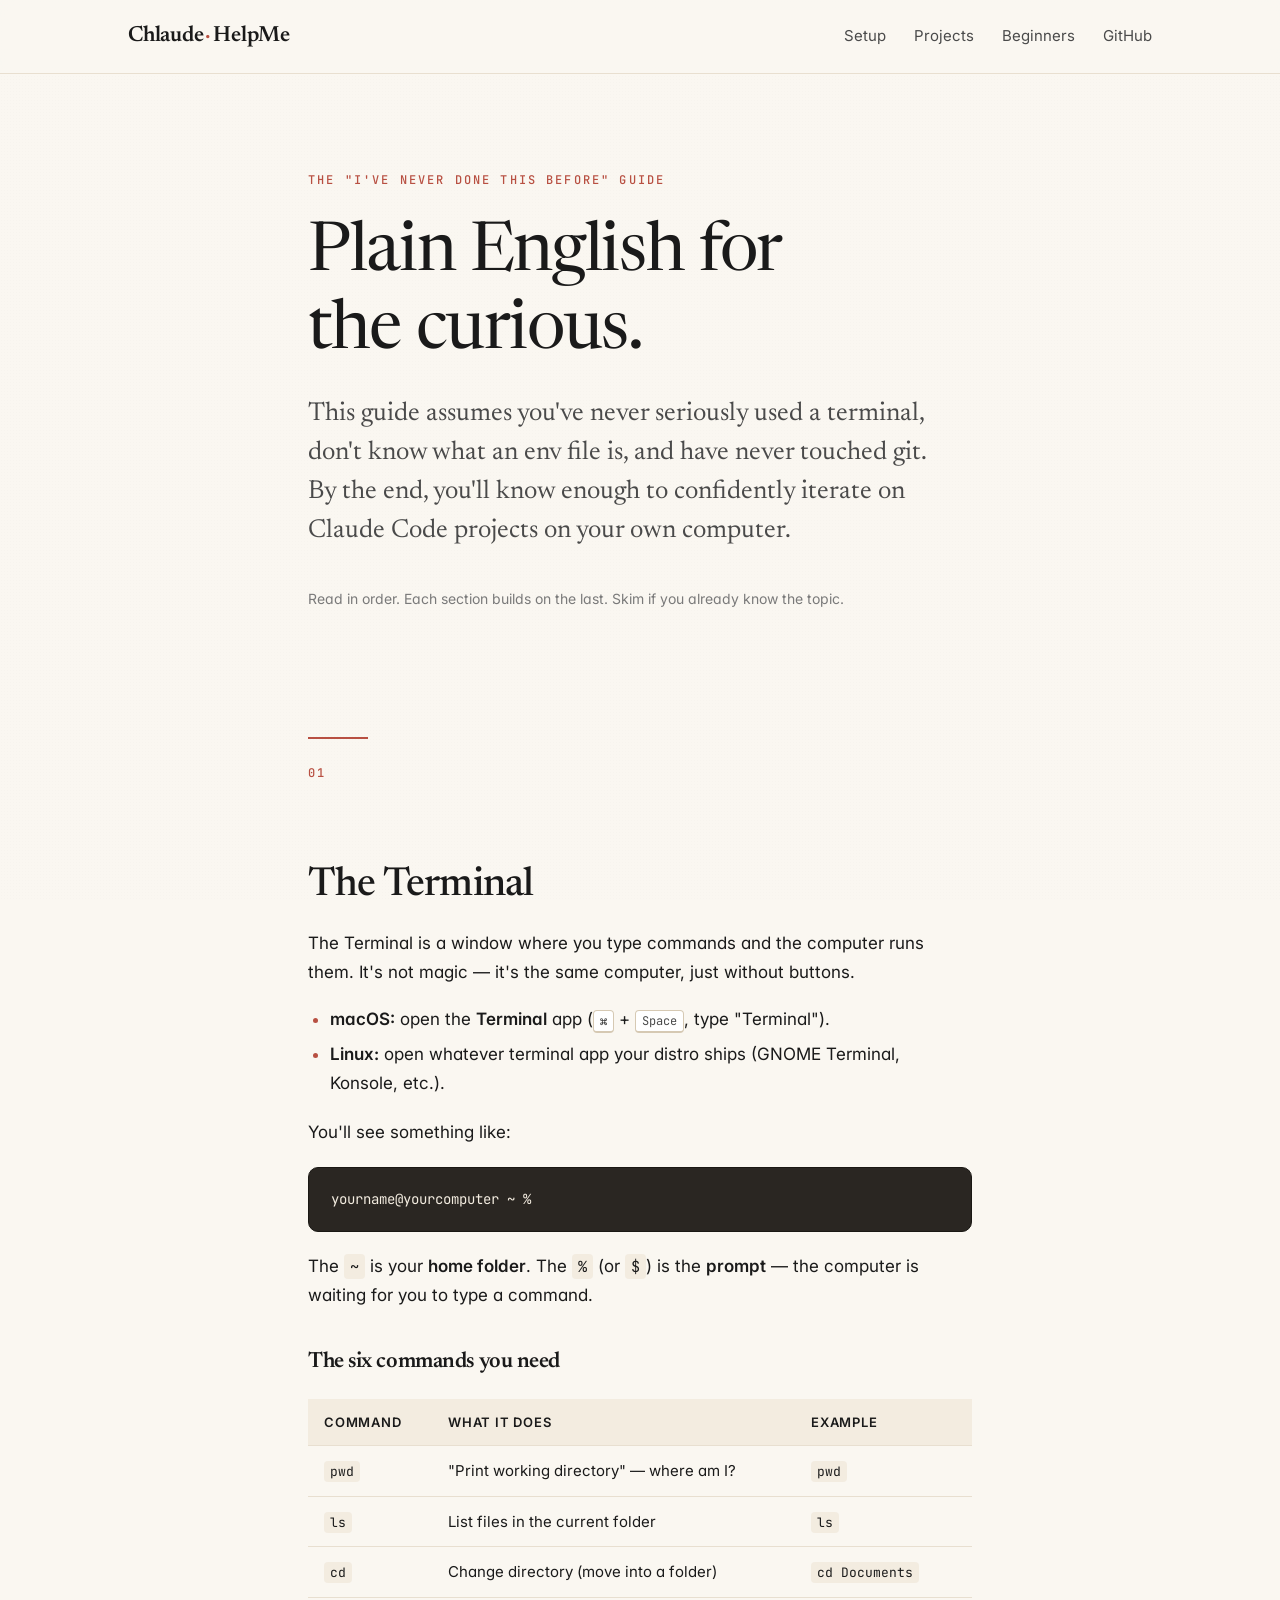
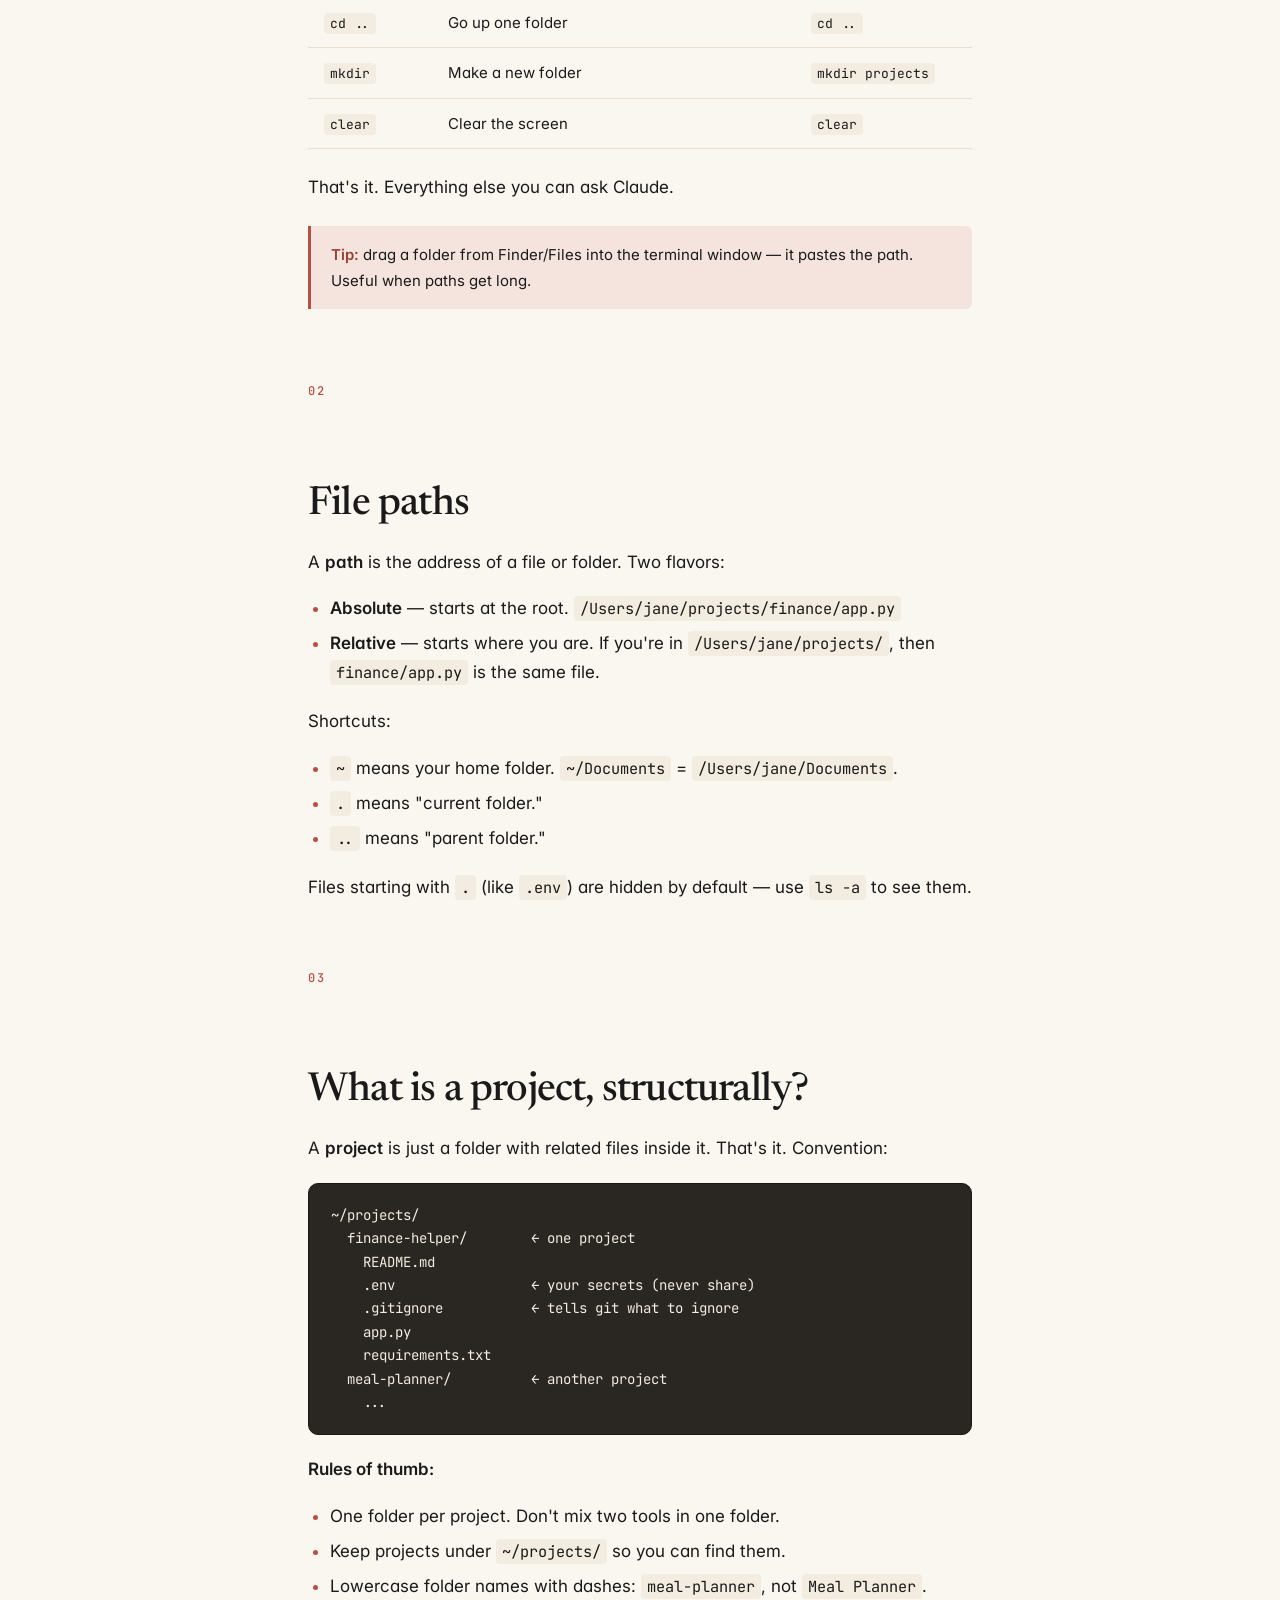
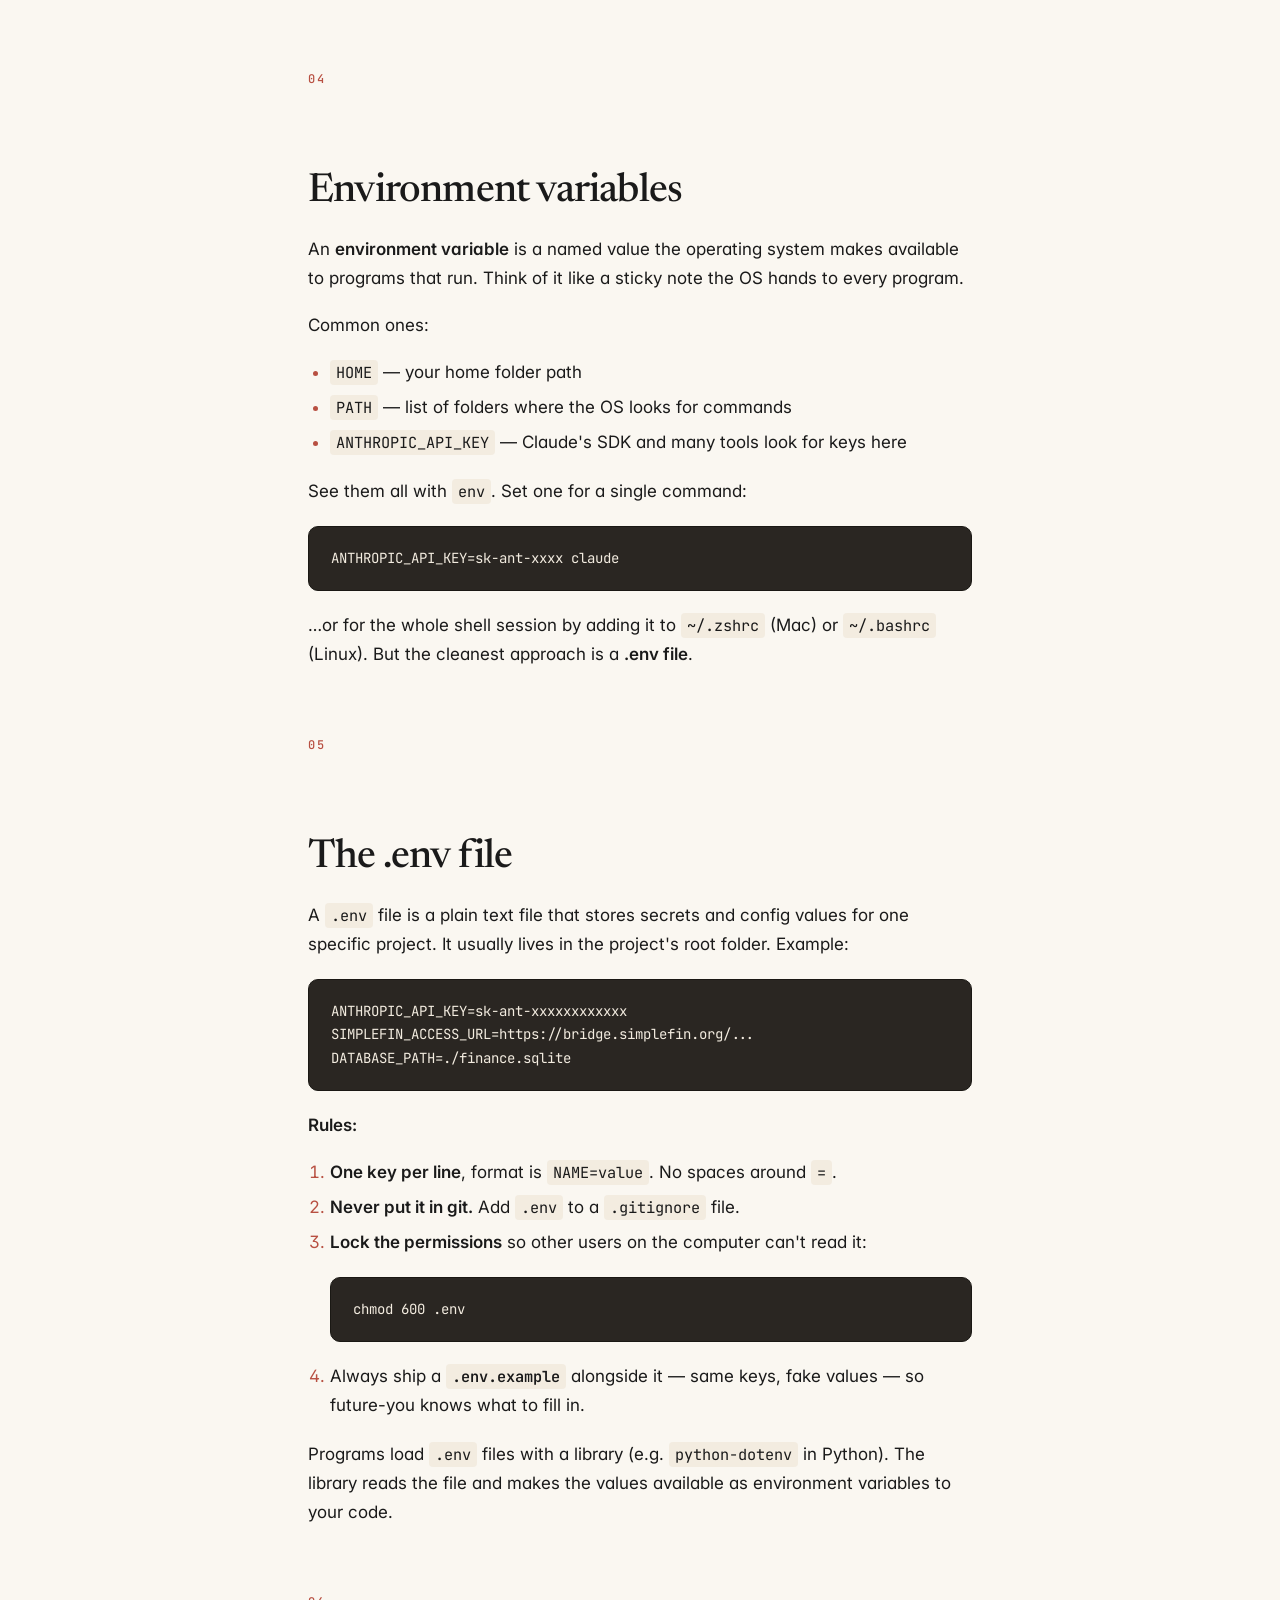
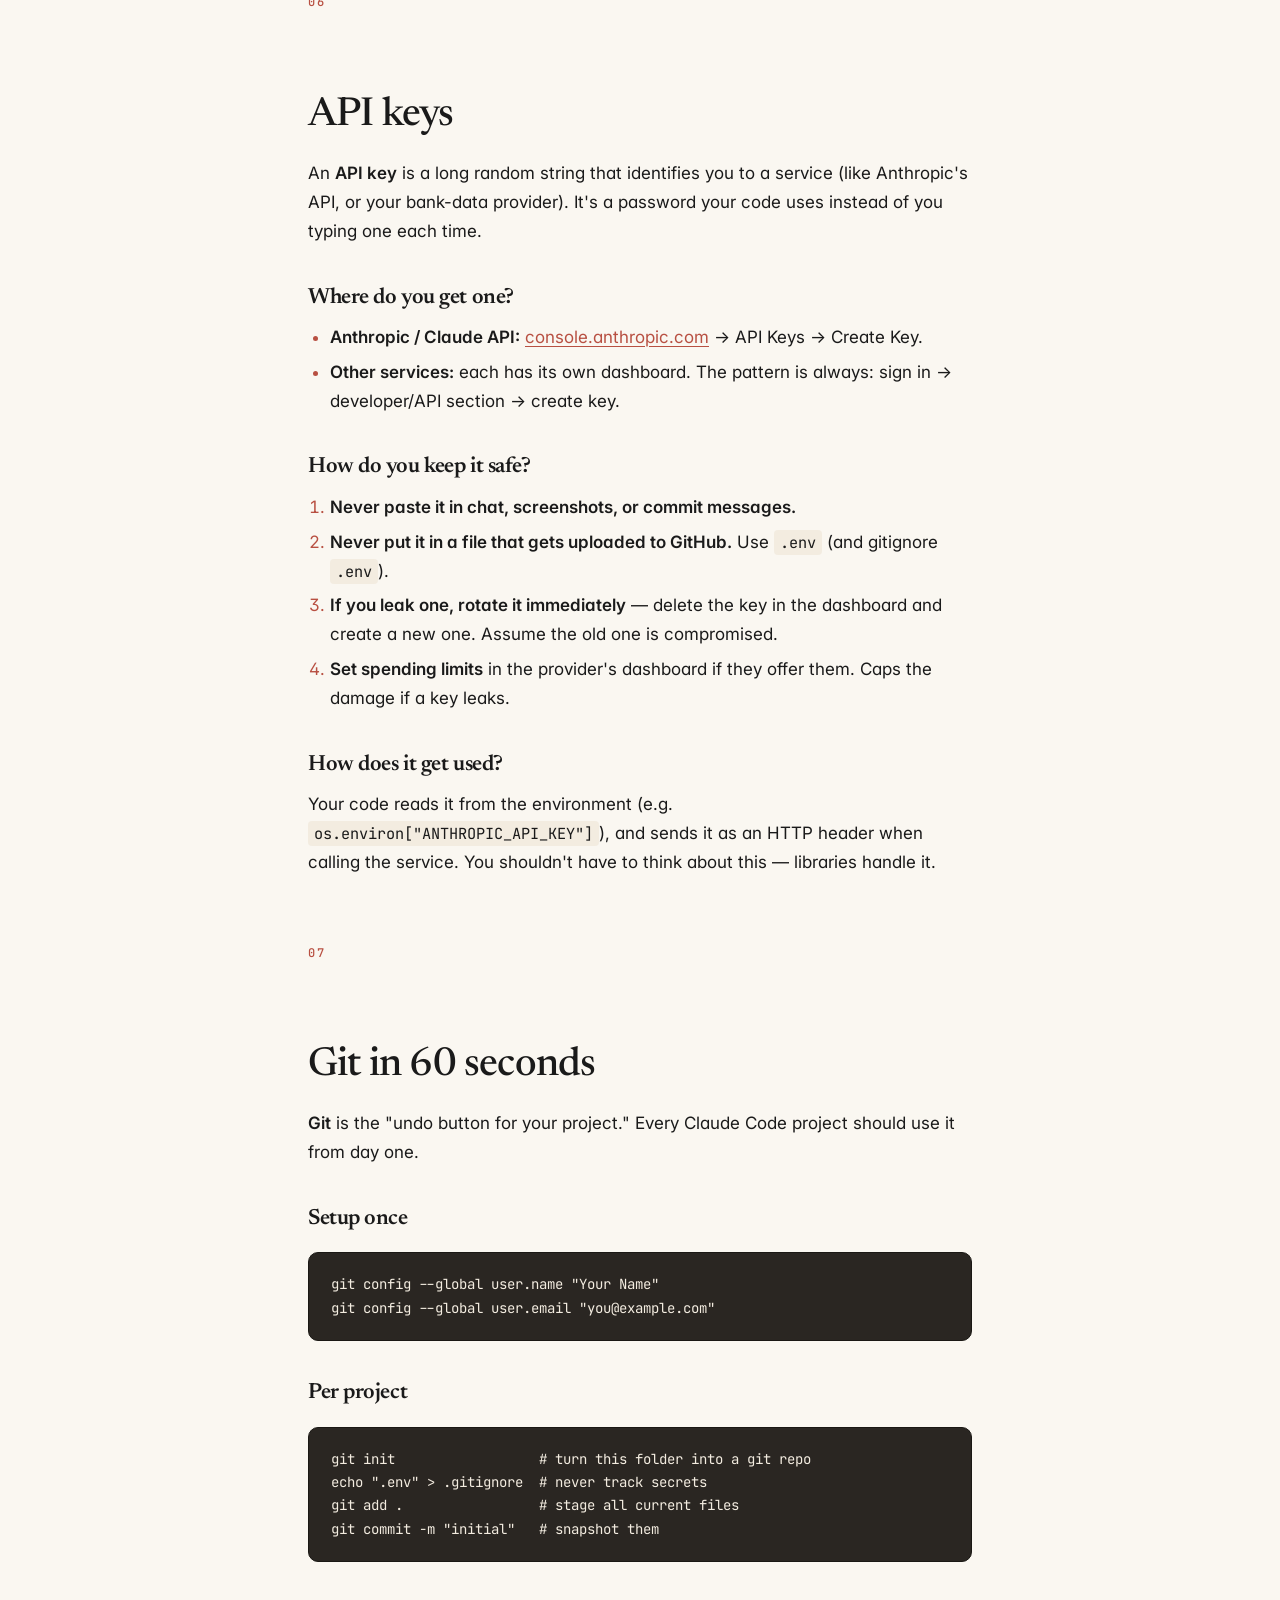
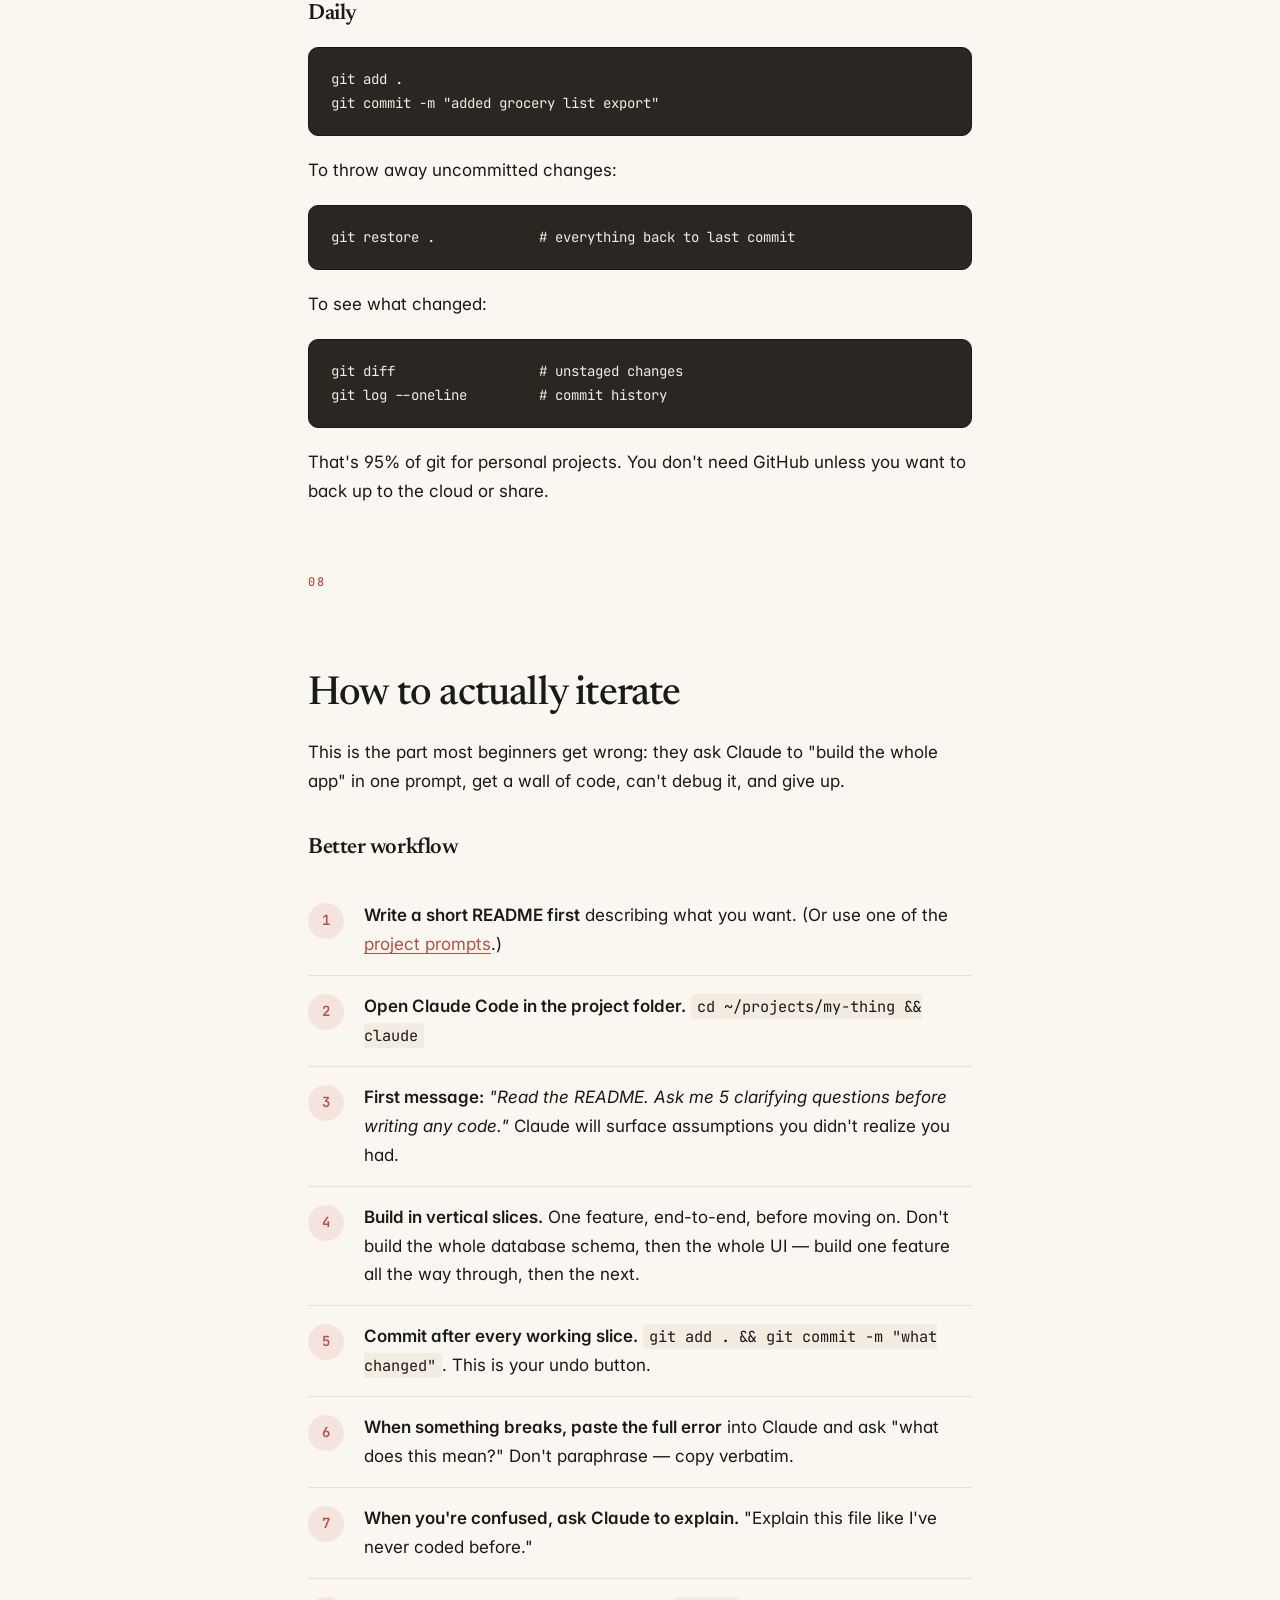
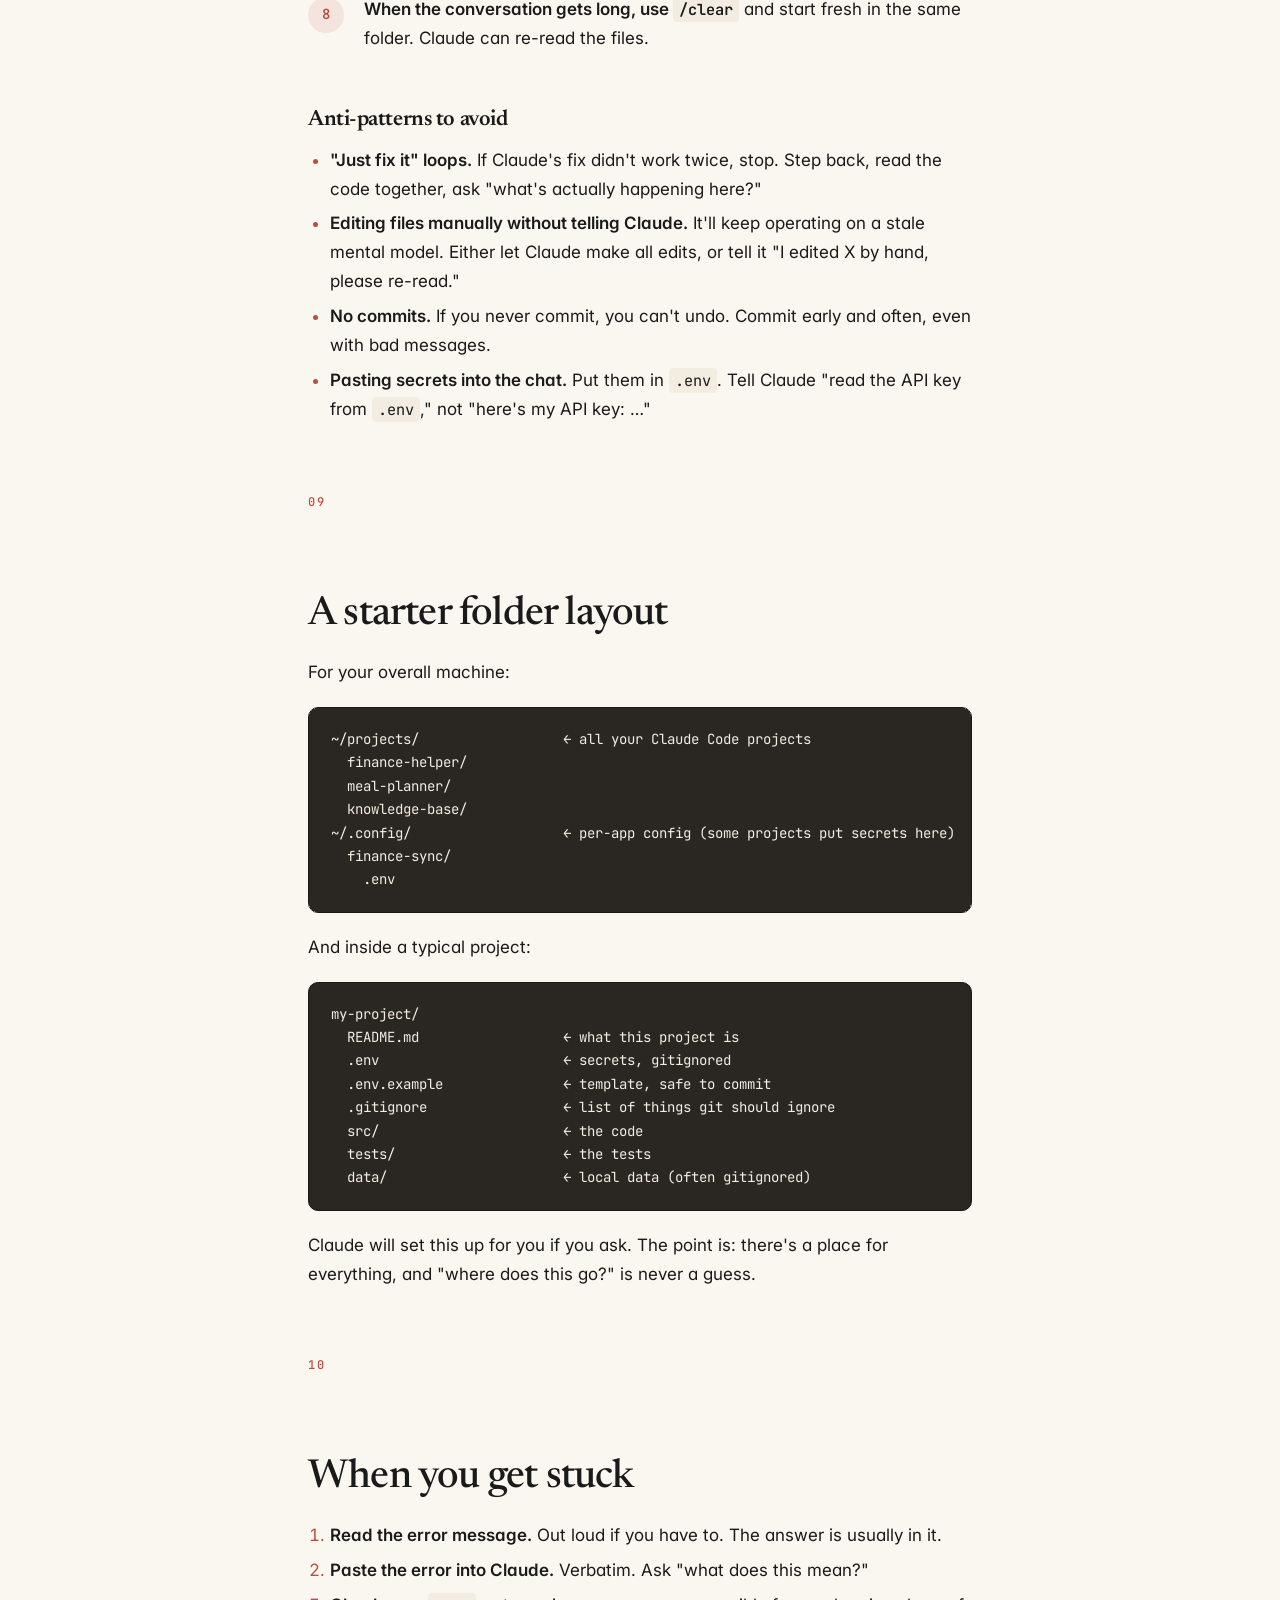
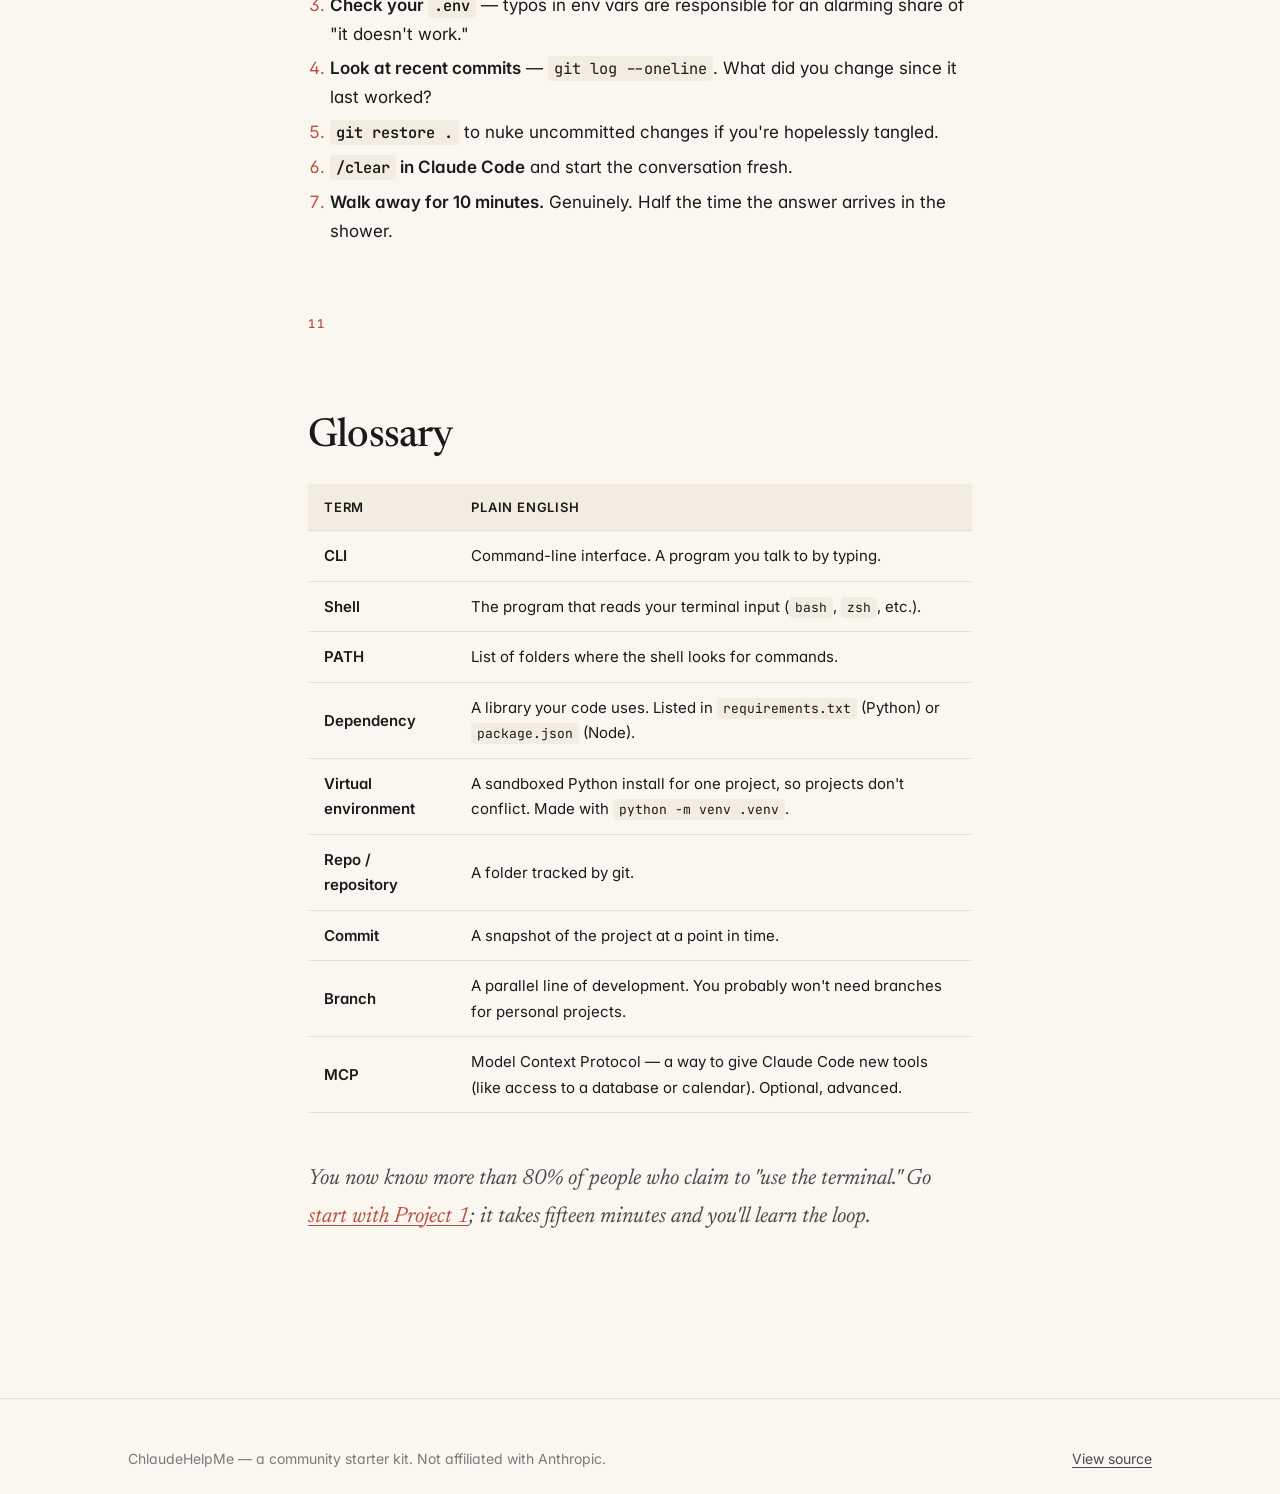
<file: beginners.html>
<!doctype html>
<html lang="en">
<head>
<meta charset="utf-8" />
<meta name="viewport" content="width=device-width, initial-scale=1" />
<title>Beginner's Guide — ChlaudeHelpMe</title>
<meta name="description" content="Terminals, file paths, env files, API keys, git, and how to actually iterate on a Claude Code project — in plain English." />
<link rel="preconnect" href="https://fonts.googleapis.com" />
<link rel="preconnect" href="https://fonts.gstatic.com" crossorigin />
<link href="https://fonts.googleapis.com/css2?family=Newsreader:ital,wght@0,400;0,500;0,600;1,400;1,500&family=Inter:wght@400;500;600&family=JetBrains+Mono:wght@400;500&display=swap" rel="stylesheet" />
<link rel="stylesheet" href="assets/style.css" />
<link rel="icon" href="data:image/svg+xml,%3Csvg xmlns='http://www.w3.org/2000/svg' viewBox='0 0 32 32'%3E%3Crect width='32' height='32' rx='6' fill='%23b85042'/%3E%3Ctext x='16' y='22' font-family='Georgia,serif' font-size='20' font-weight='500' fill='%23faf7f1' text-anchor='middle'%3EC%3C/text%3E%3C/svg%3E" />
</head>
<body>

<header class="site-header">
  <nav class="nav">
    <a class="brand" href="index.html">Chlaude<span class="dot">·</span>HelpMe</a>
    <div class="nav-links">
      <a href="index.html#setup">Setup</a>
      <a href="index.html#projects">Projects</a>
      <a href="beginners.html">Beginners</a>
      <a href="https://github.com/robbie-med/ChlaudeHelpMe" target="_blank" rel="noopener">GitHub</a>
    </div>
  </nav>
</header>

<main>
<section class="hero" style="padding-bottom: 24px;">
  <div class="prose">
    <div class="eyebrow">The "I've never done this before" guide</div>
    <h1>Plain English for the&nbsp;curious.</h1>
    <p class="lede">This guide assumes you've never seriously used a terminal, don't know what an env file is, and have never touched git. By the end, you'll know enough to confidently iterate on Claude Code projects on your own computer.</p>
    <p class="muted small">Read in order. Each section builds on the last. Skim if you already know the topic.</p>
  </div>
</section>

<section id="terminal">
  <div class="prose">
    <div class="section-divider"></div>
    <div class="eyebrow">01</div>
    <h2>The Terminal</h2>
    <p>The Terminal is a window where you type commands and the computer runs them. It's not magic — it's the same computer, just without buttons.</p>
    <ul>
      <li><strong>macOS:</strong> open the <strong>Terminal</strong> app (<span class="kbd">⌘</span> + <span class="kbd">Space</span>, type "Terminal").</li>
      <li><strong>Linux:</strong> open whatever terminal app your distro ships (GNOME Terminal, Konsole, etc.).</li>
    </ul>
    <p>You'll see something like:</p>
    <pre><code>yourname@yourcomputer ~ %</code></pre>
    <p>The <code>~</code> is your <strong>home folder</strong>. The <code>%</code> (or <code>$</code>) is the <strong>prompt</strong> — the computer is waiting for you to type a command.</p>

    <h3>The six commands you need</h3>
    <table>
      <thead><tr><th>Command</th><th>What it does</th><th>Example</th></tr></thead>
      <tbody>
        <tr><td><code>pwd</code></td><td>"Print working directory" — where am I?</td><td><code>pwd</code></td></tr>
        <tr><td><code>ls</code></td><td>List files in the current folder</td><td><code>ls</code></td></tr>
        <tr><td><code>cd</code></td><td>Change directory (move into a folder)</td><td><code>cd Documents</code></td></tr>
        <tr><td><code>cd ..</code></td><td>Go up one folder</td><td><code>cd ..</code></td></tr>
        <tr><td><code>mkdir</code></td><td>Make a new folder</td><td><code>mkdir projects</code></td></tr>
        <tr><td><code>clear</code></td><td>Clear the screen</td><td><code>clear</code></td></tr>
      </tbody>
    </table>
    <p>That's it. Everything else you can ask Claude.</p>
    <div class="callout"><strong>Tip:</strong> drag a folder from Finder/Files into the terminal window — it pastes the path. Useful when paths get long.</div>
  </div>
</section>

<section id="paths">
  <div class="prose">
    <div class="eyebrow">02</div>
    <h2>File paths</h2>
    <p>A <strong>path</strong> is the address of a file or folder. Two flavors:</p>
    <ul>
      <li><strong>Absolute</strong> — starts at the root. <code>/Users/jane/projects/finance/app.py</code></li>
      <li><strong>Relative</strong> — starts where you are. If you're in <code>/Users/jane/projects/</code>, then <code>finance/app.py</code> is the same file.</li>
    </ul>
    <p>Shortcuts:</p>
    <ul>
      <li><code>~</code> means your home folder. <code>~/Documents</code> = <code>/Users/jane/Documents</code>.</li>
      <li><code>.</code> means "current folder."</li>
      <li><code>..</code> means "parent folder."</li>
    </ul>
    <p>Files starting with <code>.</code> (like <code>.env</code>) are hidden by default — use <code>ls -a</code> to see them.</p>
  </div>
</section>

<section id="projects-structure">
  <div class="prose">
    <div class="eyebrow">03</div>
    <h2>What is a project, structurally?</h2>
    <p>A <strong>project</strong> is just a folder with related files inside it. That's it. Convention:</p>
    <pre><code>~/projects/
  finance-helper/        ← one project
    README.md
    .env                 ← your secrets (never share)
    .gitignore           ← tells git what to ignore
    app.py
    requirements.txt
  meal-planner/          ← another project
    ...</code></pre>
    <p><strong>Rules of thumb:</strong></p>
    <ul>
      <li>One folder per project. Don't mix two tools in one folder.</li>
      <li>Keep projects under <code>~/projects/</code> so you can find them.</li>
      <li>Lowercase folder names with dashes: <code>meal-planner</code>, not <code>Meal Planner</code>.</li>
    </ul>
  </div>
</section>

<section id="env-vars">
  <div class="prose">
    <div class="eyebrow">04</div>
    <h2>Environment variables</h2>
    <p>An <strong>environment variable</strong> is a named value the operating system makes available to programs that run. Think of it like a sticky note the OS hands to every program.</p>
    <p>Common ones:</p>
    <ul>
      <li><code>HOME</code> — your home folder path</li>
      <li><code>PATH</code> — list of folders where the OS looks for commands</li>
      <li><code>ANTHROPIC_API_KEY</code> — Claude's SDK and many tools look for keys here</li>
    </ul>
    <p>See them all with <code>env</code>. Set one for a single command:</p>
    <pre><code>ANTHROPIC_API_KEY=sk-ant-xxxx claude</code></pre>
    <p>…or for the whole shell session by adding it to <code>~/.zshrc</code> (Mac) or <code>~/.bashrc</code> (Linux). But the cleanest approach is a <strong>.env file</strong>.</p>
  </div>
</section>

<section id="env-file">
  <div class="prose">
    <div class="eyebrow">05</div>
    <h2>The .env file</h2>
    <p>A <code>.env</code> file is a plain text file that stores secrets and config values for one specific project. It usually lives in the project's root folder. Example:</p>
    <pre><code>ANTHROPIC_API_KEY=sk-ant-xxxxxxxxxxxx
SIMPLEFIN_ACCESS_URL=https://bridge.simplefin.org/...
DATABASE_PATH=./finance.sqlite</code></pre>
    <p><strong>Rules:</strong></p>
    <ol>
      <li><strong>One key per line</strong>, format is <code>NAME=value</code>. No spaces around <code>=</code>.</li>
      <li><strong>Never put it in git.</strong> Add <code>.env</code> to a <code>.gitignore</code> file.</li>
      <li><strong>Lock the permissions</strong> so other users on the computer can't read it:
        <pre><code>chmod 600 .env</code></pre>
      </li>
      <li>Always ship a <strong><code>.env.example</code></strong> alongside it — same keys, fake values — so future-you knows what to fill in.</li>
    </ol>
    <p>Programs load <code>.env</code> files with a library (e.g. <code>python-dotenv</code> in Python). The library reads the file and makes the values available as environment variables to your code.</p>
  </div>
</section>

<section id="api-keys">
  <div class="prose">
    <div class="eyebrow">06</div>
    <h2>API keys</h2>
    <p>An <strong>API key</strong> is a long random string that identifies you to a service (like Anthropic's API, or your bank-data provider). It's a password your code uses instead of you typing one each time.</p>

    <h3>Where do you get one?</h3>
    <ul>
      <li><strong>Anthropic / Claude API:</strong> <a href="https://console.anthropic.com" target="_blank" rel="noopener">console.anthropic.com</a> → API Keys → Create Key.</li>
      <li><strong>Other services:</strong> each has its own dashboard. The pattern is always: sign in → developer/API section → create key.</li>
    </ul>

    <h3>How do you keep it safe?</h3>
    <ol>
      <li><strong>Never paste it in chat, screenshots, or commit messages.</strong></li>
      <li><strong>Never put it in a file that gets uploaded to GitHub.</strong> Use <code>.env</code> (and gitignore <code>.env</code>).</li>
      <li><strong>If you leak one, rotate it immediately</strong> — delete the key in the dashboard and create a new one. Assume the old one is compromised.</li>
      <li><strong>Set spending limits</strong> in the provider's dashboard if they offer them. Caps the damage if a key leaks.</li>
    </ol>

    <h3>How does it get used?</h3>
    <p>Your code reads it from the environment (e.g. <code>os.environ["ANTHROPIC_API_KEY"]</code>), and sends it as an HTTP header when calling the service. You shouldn't have to think about this — libraries handle it.</p>
  </div>
</section>

<section id="git">
  <div class="prose">
    <div class="eyebrow">07</div>
    <h2>Git in 60 seconds</h2>
    <p><strong>Git</strong> is the "undo button for your project." Every Claude Code project should use it from day one.</p>

    <h3>Setup once</h3>
    <pre><code>git config --global user.name "Your Name"
git config --global user.email "you@example.com"</code></pre>

    <h3>Per project</h3>
    <pre><code>git init                  # turn this folder into a git repo
echo ".env" &gt; .gitignore  # never track secrets
git add .                 # stage all current files
git commit -m "initial"   # snapshot them</code></pre>

    <h3>Daily</h3>
    <pre><code>git add .
git commit -m "added grocery list export"</code></pre>

    <p>To throw away uncommitted changes:</p>
    <pre><code>git restore .             # everything back to last commit</code></pre>

    <p>To see what changed:</p>
    <pre><code>git diff                  # unstaged changes
git log --oneline         # commit history</code></pre>

    <p>That's 95% of git for personal projects. You don't need GitHub unless you want to back up to the cloud or share.</p>
  </div>
</section>

<section id="iterate">
  <div class="prose">
    <div class="eyebrow">08</div>
    <h2>How to actually iterate</h2>
    <p>This is the part most beginners get wrong: they ask Claude to "build the whole app" in one prompt, get a wall of code, can't debug it, and give up.</p>
    <h3>Better workflow</h3>
    <ol class="steps">
      <li><strong>Write a short README first</strong> describing what you want. (Or use one of the <a href="index.html#projects">project prompts</a>.)</li>
      <li><strong>Open Claude Code in the project folder.</strong> <code>cd ~/projects/my-thing &amp;&amp; claude</code></li>
      <li><strong>First message:</strong> <em>"Read the README. Ask me 5 clarifying questions before writing any code."</em> Claude will surface assumptions you didn't realize you had.</li>
      <li><strong>Build in vertical slices.</strong> One feature, end-to-end, before moving on. Don't build the whole database schema, then the whole UI — build one feature all the way through, then the next.</li>
      <li><strong>Commit after every working slice.</strong> <code>git add . &amp;&amp; git commit -m "what changed"</code>. This is your undo button.</li>
      <li><strong>When something breaks, paste the full error</strong> into Claude and ask "what does this mean?" Don't paraphrase — copy verbatim.</li>
      <li><strong>When you're confused, ask Claude to explain.</strong> "Explain this file like I've never coded before."</li>
      <li><strong>When the conversation gets long, use <code>/clear</code></strong> and start fresh in the same folder. Claude can re-read the files.</li>
    </ol>

    <h3>Anti-patterns to avoid</h3>
    <ul>
      <li><strong>"Just fix it" loops.</strong> If Claude's fix didn't work twice, stop. Step back, read the code together, ask "what's actually happening here?"</li>
      <li><strong>Editing files manually without telling Claude.</strong> It'll keep operating on a stale mental model. Either let Claude make all edits, or tell it "I edited X by hand, please re-read."</li>
      <li><strong>No commits.</strong> If you never commit, you can't undo. Commit early and often, even with bad messages.</li>
      <li><strong>Pasting secrets into the chat.</strong> Put them in <code>.env</code>. Tell Claude "read the API key from <code>.env</code>," not "here's my API key: …"</li>
    </ul>
  </div>
</section>

<section id="layout">
  <div class="prose">
    <div class="eyebrow">09</div>
    <h2>A starter folder layout</h2>
    <p>For your overall machine:</p>
    <pre><code>~/projects/                  ← all your Claude Code projects
  finance-helper/
  meal-planner/
  knowledge-base/
~/.config/                   ← per-app config (some projects put secrets here)
  finance-sync/
    .env</code></pre>
    <p>And inside a typical project:</p>
    <pre><code>my-project/
  README.md                  ← what this project is
  .env                       ← secrets, gitignored
  .env.example               ← template, safe to commit
  .gitignore                 ← list of things git should ignore
  src/                       ← the code
  tests/                     ← the tests
  data/                      ← local data (often gitignored)</code></pre>
    <p>Claude will set this up for you if you ask. The point is: there's a place for everything, and "where does this go?" is never a guess.</p>
  </div>
</section>

<section id="stuck">
  <div class="prose">
    <div class="eyebrow">10</div>
    <h2>When you get stuck</h2>
    <ol>
      <li><strong>Read the error message.</strong> Out loud if you have to. The answer is usually in it.</li>
      <li><strong>Paste the error into Claude.</strong> Verbatim. Ask "what does this mean?"</li>
      <li><strong>Check your <code>.env</code></strong> — typos in env vars are responsible for an alarming share of "it doesn't work."</li>
      <li><strong>Look at recent commits</strong> — <code>git log --oneline</code>. What did you change since it last worked?</li>
      <li><strong><code>git restore .</code></strong> to nuke uncommitted changes if you're hopelessly tangled.</li>
      <li><strong><code>/clear</code> in Claude Code</strong> and start the conversation fresh.</li>
      <li><strong>Walk away for 10 minutes.</strong> Genuinely. Half the time the answer arrives in the shower.</li>
    </ol>
  </div>
</section>

<section id="glossary">
  <div class="prose">
    <div class="eyebrow">11</div>
    <h2>Glossary</h2>
    <table>
      <thead><tr><th>Term</th><th>Plain English</th></tr></thead>
      <tbody>
        <tr><td><strong>CLI</strong></td><td>Command-line interface. A program you talk to by typing.</td></tr>
        <tr><td><strong>Shell</strong></td><td>The program that reads your terminal input (<code>bash</code>, <code>zsh</code>, etc.).</td></tr>
        <tr><td><strong>PATH</strong></td><td>List of folders where the shell looks for commands.</td></tr>
        <tr><td><strong>Dependency</strong></td><td>A library your code uses. Listed in <code>requirements.txt</code> (Python) or <code>package.json</code> (Node).</td></tr>
        <tr><td><strong>Virtual environment</strong></td><td>A sandboxed Python install for one project, so projects don't conflict. Made with <code>python -m venv .venv</code>.</td></tr>
        <tr><td><strong>Repo / repository</strong></td><td>A folder tracked by git.</td></tr>
        <tr><td><strong>Commit</strong></td><td>A snapshot of the project at a point in time.</td></tr>
        <tr><td><strong>Branch</strong></td><td>A parallel line of development. You probably won't need branches for personal projects.</td></tr>
        <tr><td><strong>MCP</strong></td><td>Model Context Protocol — a way to give Claude Code new tools (like access to a database or calendar). Optional, advanced.</td></tr>
      </tbody>
    </table>
    <p style="margin-top: 48px; font-family: var(--font-serif); font-size: 22px; font-style: italic; color: var(--ink-2);">You now know more than 80% of people who claim to "use the terminal." Go <a href="projects/01-folder-tidy.html">start with Project 1</a>; it takes fifteen minutes and you'll learn the loop.</p>
  </div>
</section>

</main>

<footer class="site-footer">
  <div class="container">
    <div>ChlaudeHelpMe — a community starter kit. Not affiliated with Anthropic.</div>
    <div><a href="https://github.com/robbie-med/ChlaudeHelpMe" target="_blank" rel="noopener">View source</a></div>
  </div>
</footer>

<script src="assets/copy.js"></script>
</body>
</html>
</file>
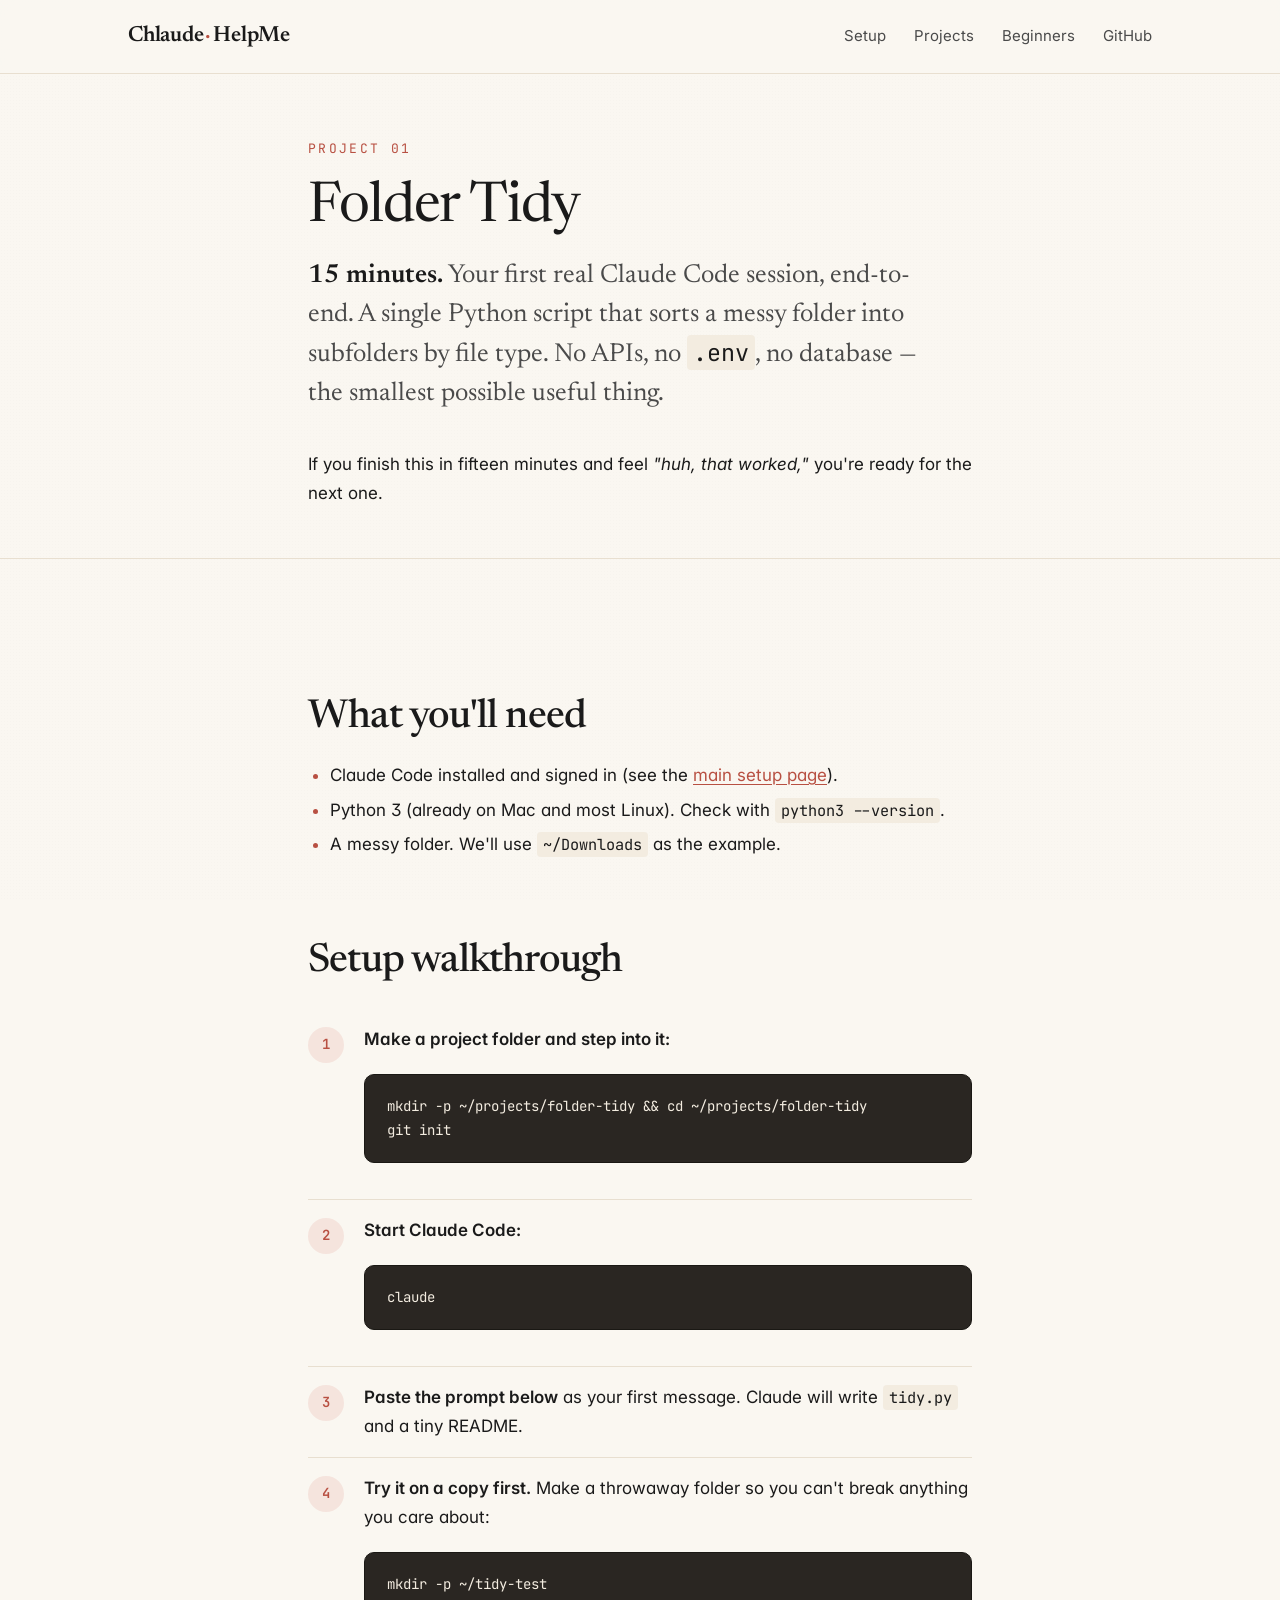
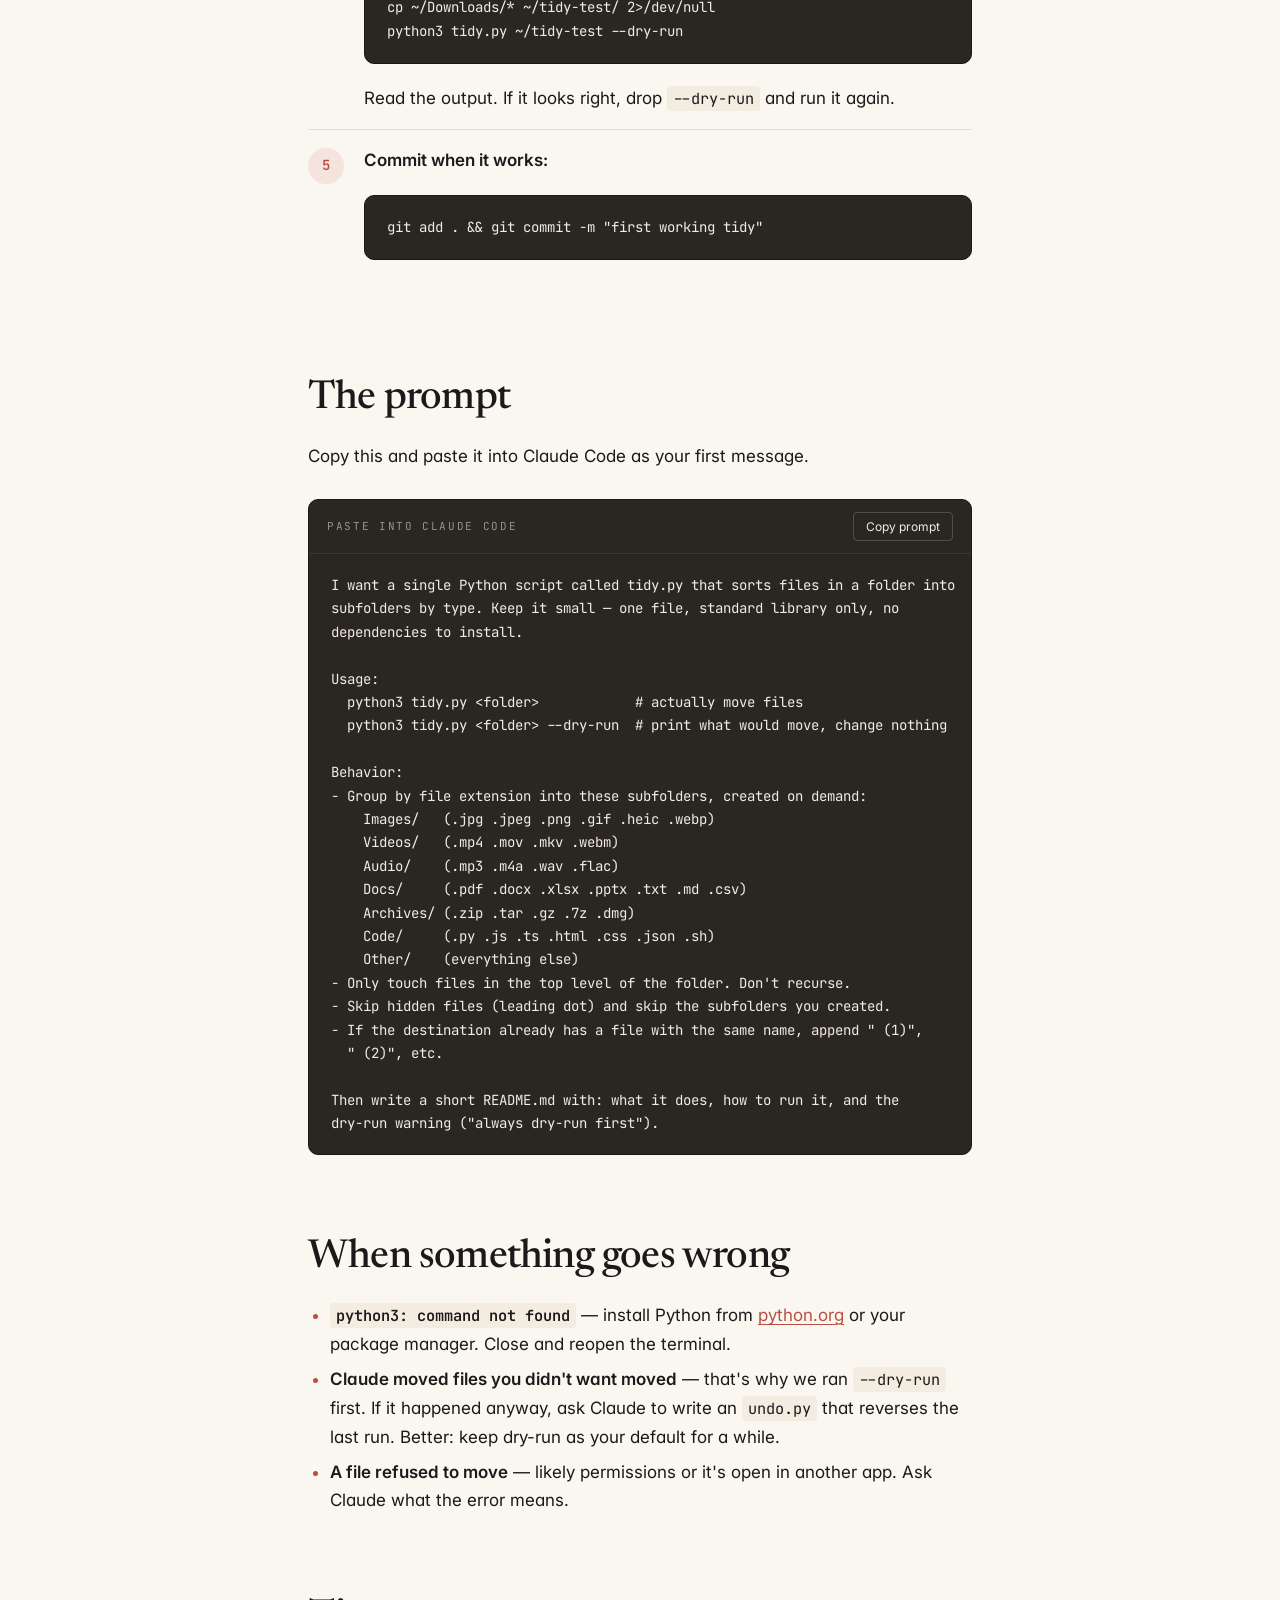
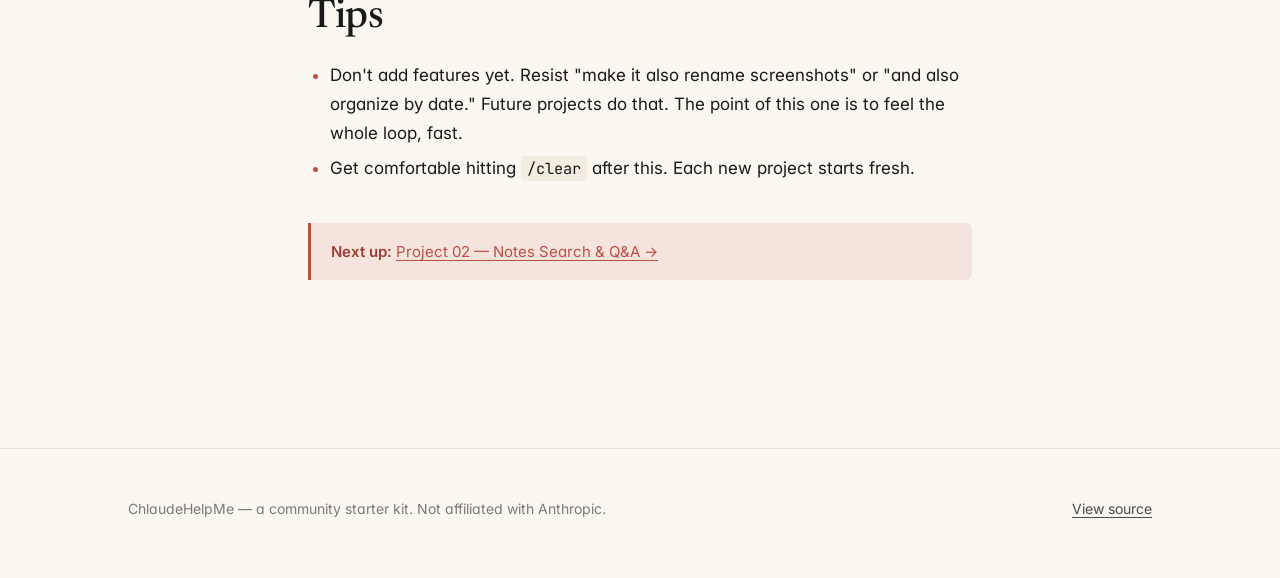
<file: projects/01-folder-tidy.html>
<!doctype html>
<html lang="en">
<head>
<meta charset="utf-8" />
<meta name="viewport" content="width=device-width, initial-scale=1" />
<title>Project 1 — Folder Tidy — ChlaudeHelpMe</title>
<meta name="description" content="Your first 15-minute Claude Code session. A single Python script that sorts a messy folder by file type." />
<link rel="preconnect" href="https://fonts.googleapis.com" />
<link rel="preconnect" href="https://fonts.gstatic.com" crossorigin />
<link href="https://fonts.googleapis.com/css2?family=Newsreader:ital,wght@0,400;0,500;0,600;1,400;1,500&family=Inter:wght@400;500;600&family=JetBrains+Mono:wght@400;500&display=swap" rel="stylesheet" />
<link rel="stylesheet" href="../assets/style.css" />
<link rel="icon" href="data:image/svg+xml,%3Csvg xmlns='http://www.w3.org/2000/svg' viewBox='0 0 32 32'%3E%3Crect width='32' height='32' rx='6' fill='%23b85042'/%3E%3Ctext x='16' y='22' font-family='Georgia,serif' font-size='20' font-weight='500' fill='%23faf7f1' text-anchor='middle'%3EC%3C/text%3E%3C/svg%3E" />
</head>
<body>

<header class="site-header">
  <nav class="nav">
    <a class="brand" href="../index.html">Chlaude<span class="dot">·</span>HelpMe</a>
    <div class="nav-links">
      <a href="../index.html#setup">Setup</a>
      <a href="../index.html#projects">Projects</a>
      <a href="../beginners.html">Beginners</a>
      <a href="https://github.com/robbie-med/chlaudehelpme" target="_blank" rel="noopener">GitHub</a>
    </div>
  </nav>
</header>

<main>

<section class="project-hero">
  <div class="prose">
    <div class="num">Project 01</div>
    <h1>Folder Tidy</h1>
    <p class="lede"><strong>15 minutes.</strong> Your first real Claude Code session, end-to-end. A single Python script that sorts a messy folder into subfolders by file type. No APIs, no <code>.env</code>, no database — the smallest possible useful thing.</p>
    <p>If you finish this in fifteen minutes and feel <em>"huh, that worked,"</em> you're ready for the next one.</p>
  </div>
</section>

<section>
  <div class="prose">
    <h2>What you'll need</h2>
    <ul>
      <li>Claude Code installed and signed in (see the <a href="../index.html">main setup page</a>).</li>
      <li>Python 3 (already on Mac and most Linux). Check with <code>python3 --version</code>.</li>
      <li>A messy folder. We'll use <code>~/Downloads</code> as the example.</li>
    </ul>

    <h2>Setup walkthrough</h2>
    <ol class="steps">
      <li><strong>Make a project folder and step into it:</strong>
        <pre><code>mkdir -p ~/projects/folder-tidy &amp;&amp; cd ~/projects/folder-tidy
git init</code></pre>
      </li>
      <li><strong>Start Claude Code:</strong>
        <pre><code>claude</code></pre>
      </li>
      <li><strong>Paste the prompt below</strong> as your first message. Claude will write <code>tidy.py</code> and a tiny README.</li>
      <li><strong>Try it on a copy first.</strong> Make a throwaway folder so you can't break anything you care about:
        <pre><code>mkdir -p ~/tidy-test
cp ~/Downloads/* ~/tidy-test/ 2&gt;/dev/null
python3 tidy.py ~/tidy-test --dry-run</code></pre>
        Read the output. If it looks right, drop <code>--dry-run</code> and run it again.
      </li>
      <li><strong>Commit when it works:</strong>
        <pre><code>git add . &amp;&amp; git commit -m "first working tidy"</code></pre>
      </li>
    </ol>

    <h2>The prompt</h2>
    <p>Copy this and paste it into Claude Code as your first message.</p>

    <div class="prompt-block">
      <div class="prompt-block-header">
        <span class="prompt-block-label">Paste into Claude Code</span>
        <button class="copy-btn">Copy prompt</button>
      </div>
      <pre><code>I want a single Python script called tidy.py that sorts files in a folder into
subfolders by type. Keep it small — one file, standard library only, no
dependencies to install.

Usage:
  python3 tidy.py &lt;folder&gt;            # actually move files
  python3 tidy.py &lt;folder&gt; --dry-run  # print what would move, change nothing

Behavior:
- Group by file extension into these subfolders, created on demand:
    Images/   (.jpg .jpeg .png .gif .heic .webp)
    Videos/   (.mp4 .mov .mkv .webm)
    Audio/    (.mp3 .m4a .wav .flac)
    Docs/     (.pdf .docx .xlsx .pptx .txt .md .csv)
    Archives/ (.zip .tar .gz .7z .dmg)
    Code/     (.py .js .ts .html .css .json .sh)
    Other/    (everything else)
- Only touch files in the top level of the folder. Don't recurse.
- Skip hidden files (leading dot) and skip the subfolders you created.
- If the destination already has a file with the same name, append " (1)",
  " (2)", etc.

Then write a short README.md with: what it does, how to run it, and the
dry-run warning ("always dry-run first").

Before you write anything, tell me in two sentences what you're about to do.
Then write the files. Don't ask me a long list of questions — keep it tight.</code></pre>
    </div>

    <h2>When something goes wrong</h2>
    <ul>
      <li><strong><code>python3: command not found</code></strong> — install Python from <a href="https://python.org" target="_blank" rel="noopener">python.org</a> or your package manager. Close and reopen the terminal.</li>
      <li><strong>Claude moved files you didn't want moved</strong> — that's why we ran <code>--dry-run</code> first. If it happened anyway, ask Claude to write an <code>undo.py</code> that reverses the last run. Better: keep dry-run as your default for a while.</li>
      <li><strong>A file refused to move</strong> — likely permissions or it's open in another app. Ask Claude what the error means.</li>
    </ul>

    <h2>Tips</h2>
    <ul>
      <li>Don't add features yet. Resist "make it also rename screenshots" or "and also organize by date." Future projects do that. The point of this one is to feel the whole loop, fast.</li>
      <li>Get comfortable hitting <code>/clear</code> after this. Each new project starts fresh.</li>
    </ul>

    <div class="callout" style="margin-top: 40px;">
      <strong>Next up:</strong> <a href="02-notes.html">Project 02 — Notes Search &amp; Q&amp;A →</a>
    </div>
  </div>
</section>

</main>

<footer class="site-footer">
  <div class="container">
    <div>ChlaudeHelpMe — a community starter kit. Not affiliated with Anthropic.</div>
    <div><a href="https://github.com/robbie-med/chlaudehelpme" target="_blank" rel="noopener">View source</a></div>
  </div>
</footer>

<script src="../assets/copy.js"></script>
</body>
</html>
</file>
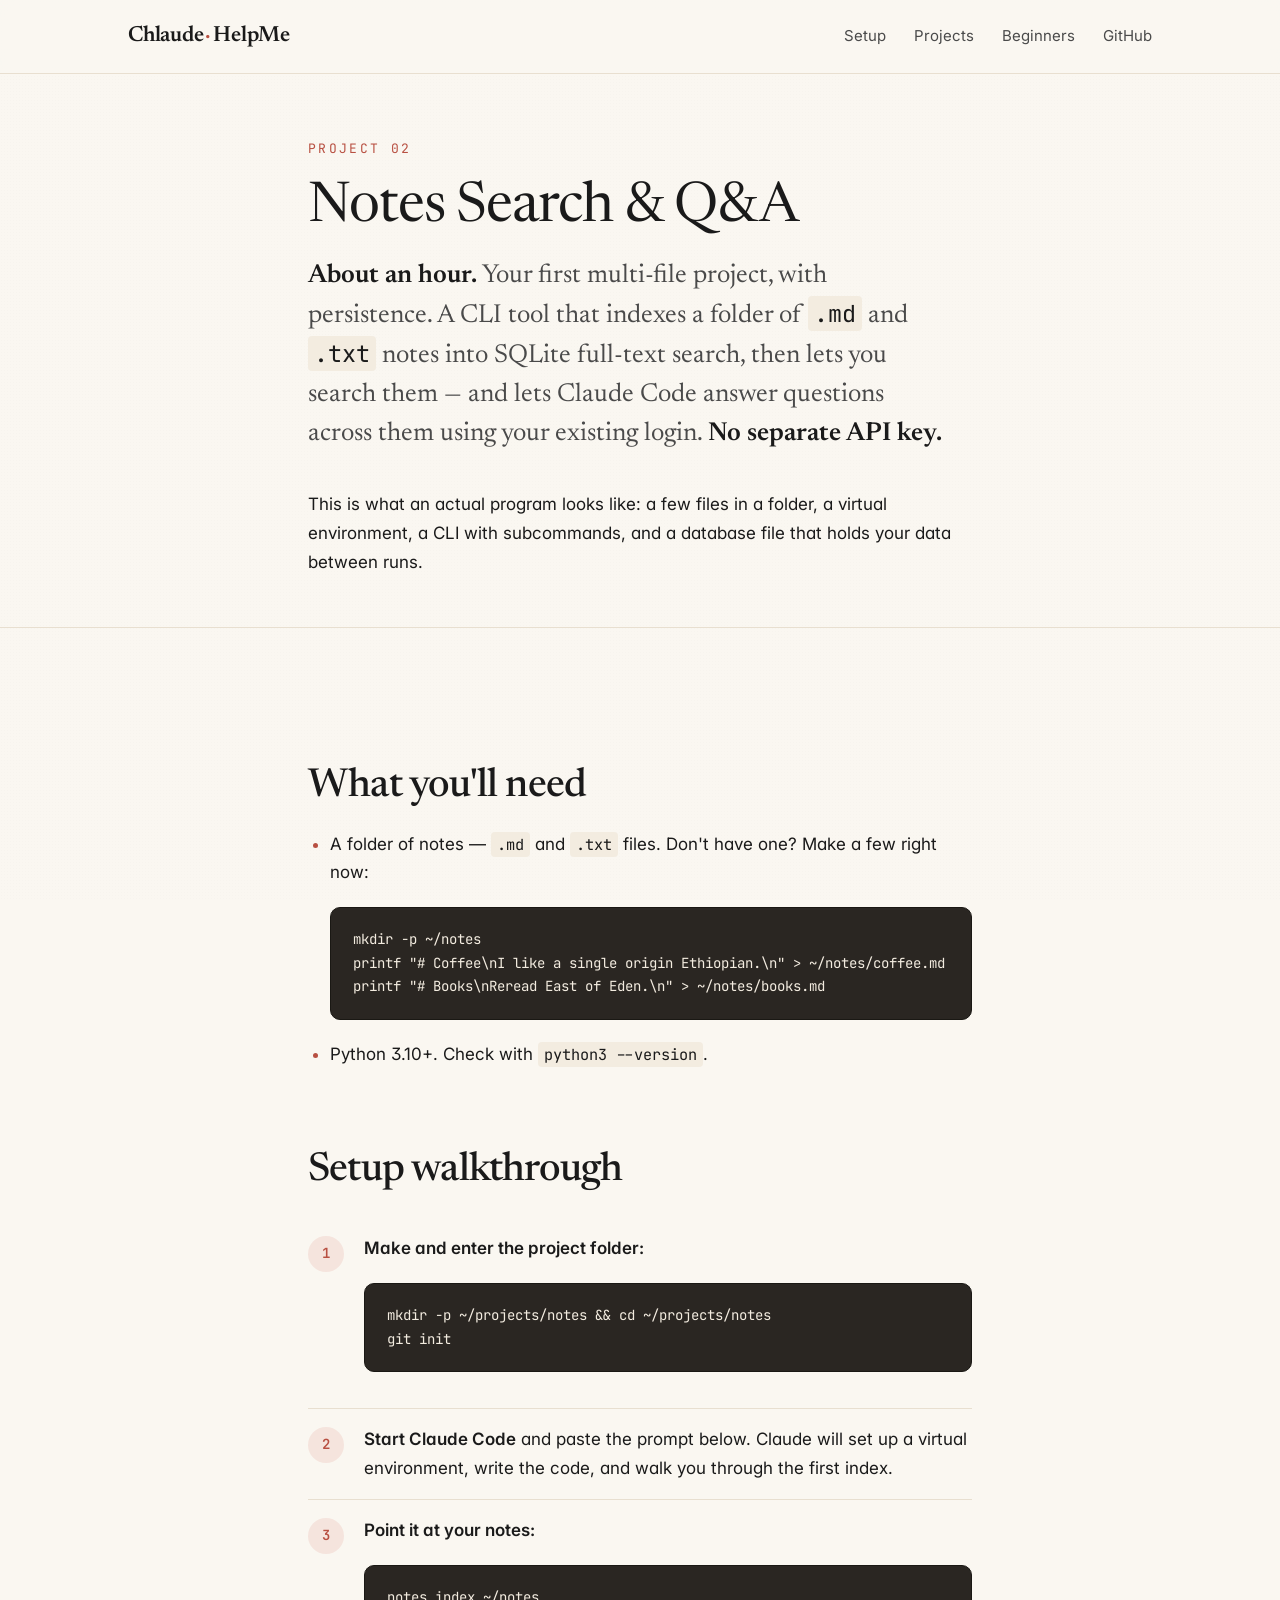
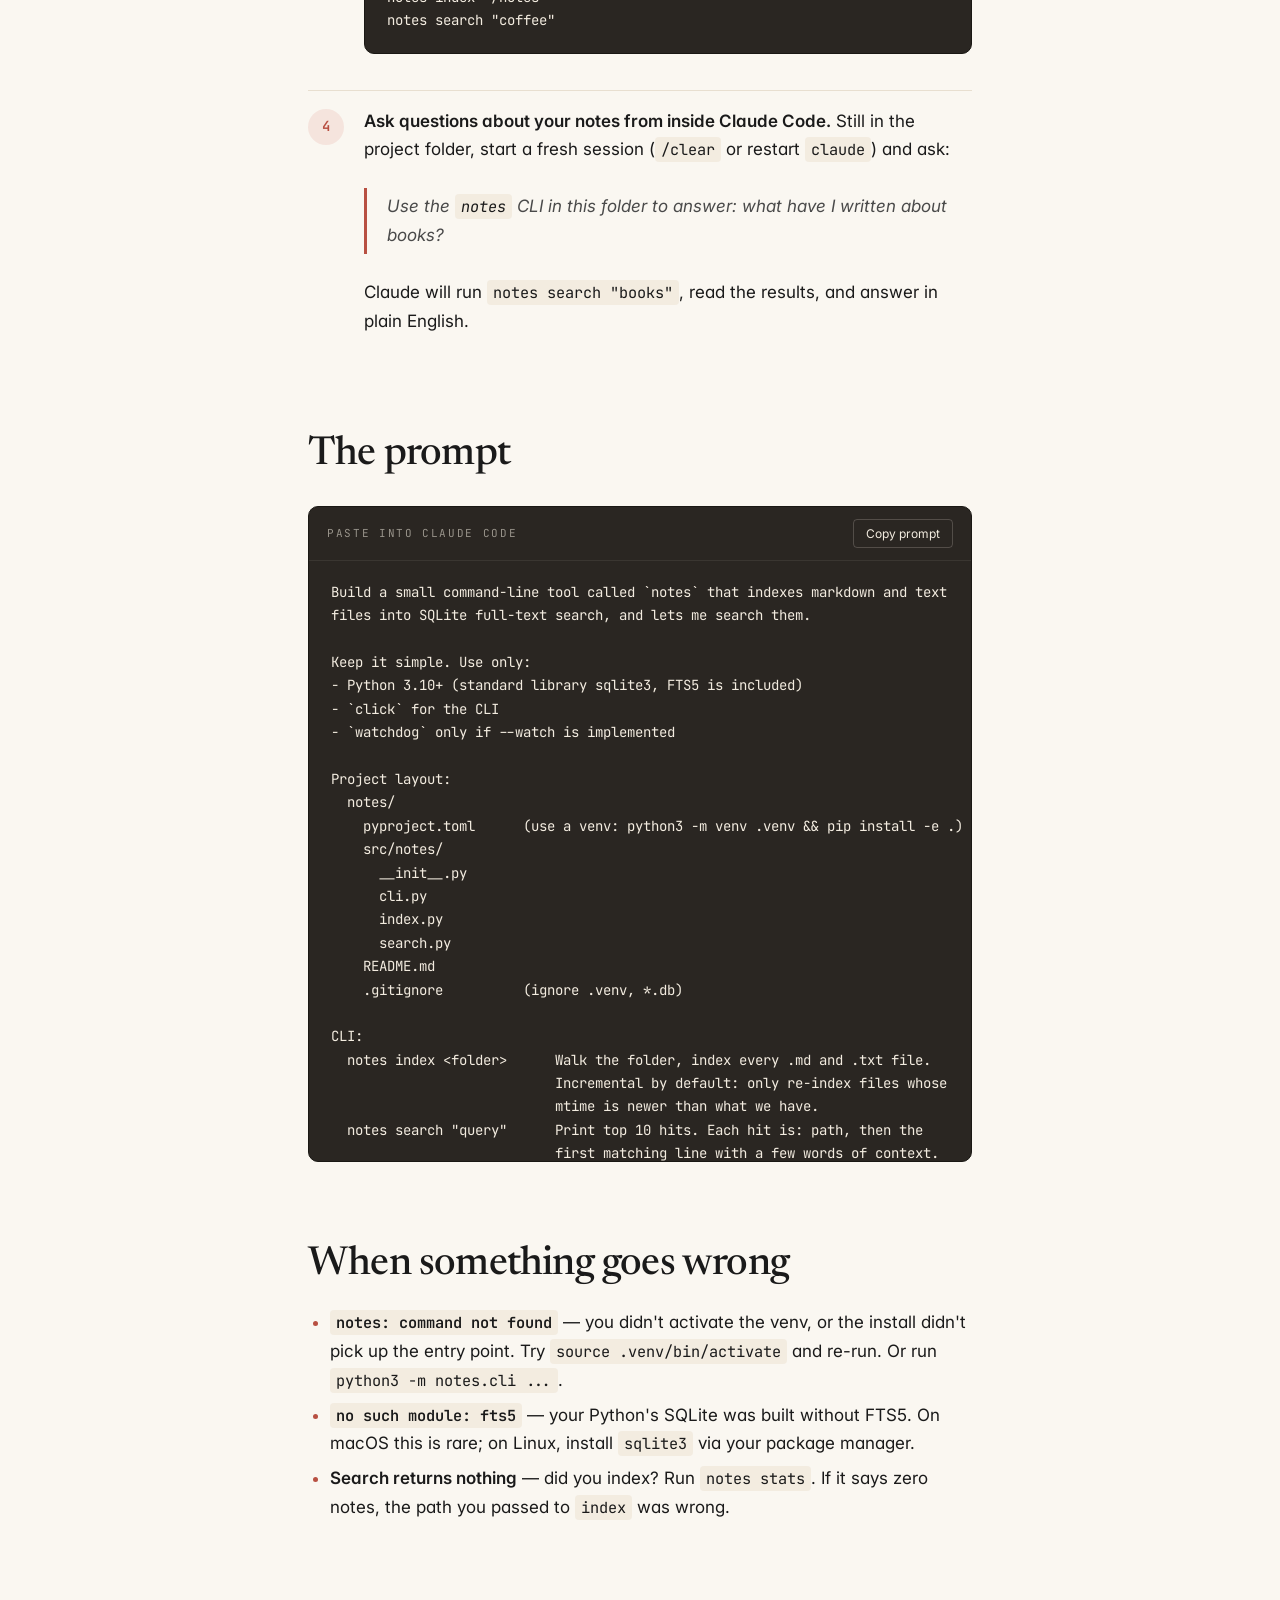
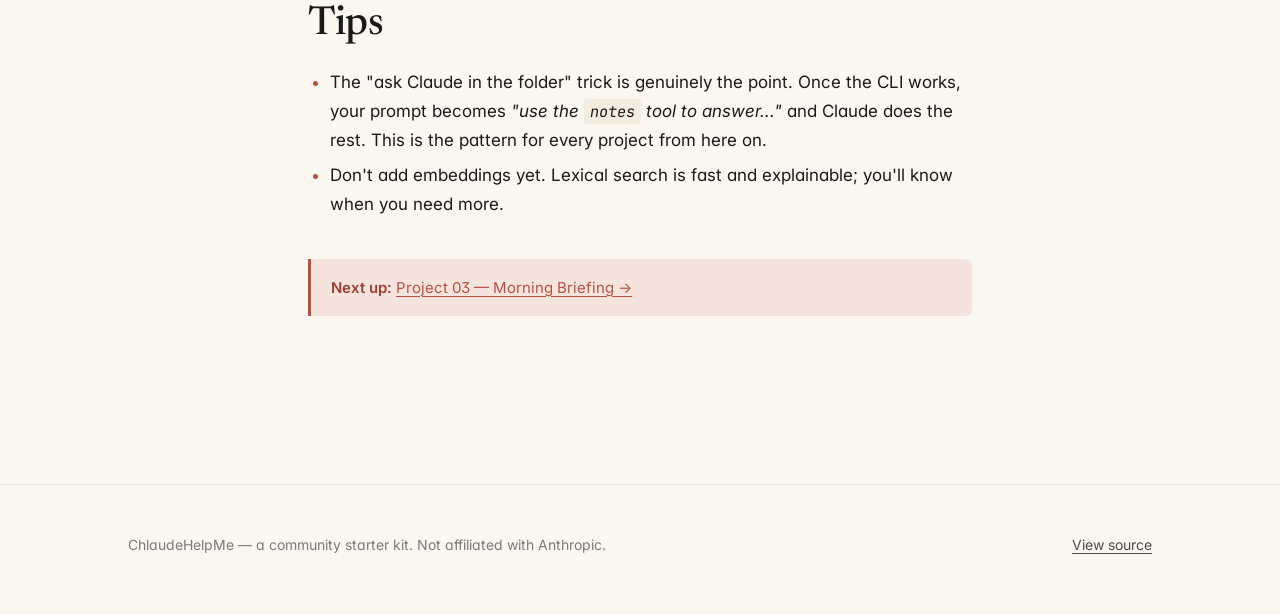
<file: projects/02-notes.html>
<!doctype html>
<html lang="en">
<head>
<meta charset="utf-8" />
<meta name="viewport" content="width=device-width, initial-scale=1" />
<title>Project 2 — Notes Search &amp; Q&amp;A — ChlaudeHelpMe</title>
<meta name="description" content="Index a folder of markdown notes into SQLite full-text search. Ask Claude questions about your notes — no API key required." />
<link rel="preconnect" href="https://fonts.googleapis.com" />
<link rel="preconnect" href="https://fonts.gstatic.com" crossorigin />
<link href="https://fonts.googleapis.com/css2?family=Newsreader:ital,wght@0,400;0,500;0,600;1,400;1,500&family=Inter:wght@400;500;600&family=JetBrains+Mono:wght@400;500&display=swap" rel="stylesheet" />
<link rel="stylesheet" href="../assets/style.css" />
<link rel="icon" href="data:image/svg+xml,%3Csvg xmlns='http://www.w3.org/2000/svg' viewBox='0 0 32 32'%3E%3Crect width='32' height='32' rx='6' fill='%23b85042'/%3E%3Ctext x='16' y='22' font-family='Georgia,serif' font-size='20' font-weight='500' fill='%23faf7f1' text-anchor='middle'%3EC%3C/text%3E%3C/svg%3E" />
</head>
<body>

<header class="site-header">
  <nav class="nav">
    <a class="brand" href="../index.html">Chlaude<span class="dot">·</span>HelpMe</a>
    <div class="nav-links">
      <a href="../index.html#setup">Setup</a>
      <a href="../index.html#projects">Projects</a>
      <a href="../beginners.html">Beginners</a>
      <a href="https://github.com/robbie-med/chlaudehelpme" target="_blank" rel="noopener">GitHub</a>
    </div>
  </nav>
</header>

<main>

<section class="project-hero">
  <div class="prose">
    <div class="num">Project 02</div>
    <h1>Notes Search &amp; Q&amp;A</h1>
    <p class="lede"><strong>About an hour.</strong> Your first multi-file project, with persistence. A CLI tool that indexes a folder of <code>.md</code> and <code>.txt</code> notes into SQLite full-text search, then lets you search them — and lets Claude Code answer questions across them using your existing login. <strong>No separate API key.</strong></p>
    <p>This is what an actual program looks like: a few files in a folder, a virtual environment, a CLI with subcommands, and a database file that holds your data between runs.</p>
  </div>
</section>

<section>
  <div class="prose">
    <h2>What you'll need</h2>
    <ul>
      <li>A folder of notes — <code>.md</code> and <code>.txt</code> files. Don't have one? Make a few right now:
        <pre><code>mkdir -p ~/notes
printf "# Coffee\nI like a single origin Ethiopian.\n" &gt; ~/notes/coffee.md
printf "# Books\nReread East of Eden.\n" &gt; ~/notes/books.md</code></pre>
      </li>
      <li>Python 3.10+. Check with <code>python3 --version</code>.</li>
    </ul>

    <h2>Setup walkthrough</h2>
    <ol class="steps">
      <li><strong>Make and enter the project folder:</strong>
        <pre><code>mkdir -p ~/projects/notes &amp;&amp; cd ~/projects/notes
git init</code></pre>
      </li>
      <li><strong>Start Claude Code</strong> and paste the prompt below. Claude will set up a virtual environment, write the code, and walk you through the first index.</li>
      <li><strong>Point it at your notes:</strong>
        <pre><code>notes index ~/notes
notes search "coffee"</code></pre>
      </li>
      <li><strong>Ask questions about your notes from inside Claude Code.</strong> Still in the project folder, start a fresh session (<code>/clear</code> or restart <code>claude</code>) and ask:
        <blockquote>Use the <code>notes</code> CLI in this folder to answer: what have I written about books?</blockquote>
        Claude will run <code>notes search "books"</code>, read the results, and answer in plain English.
      </li>
    </ol>

    <h2>The prompt</h2>

    <div class="prompt-block">
      <div class="prompt-block-header">
        <span class="prompt-block-label">Paste into Claude Code</span>
        <button class="copy-btn">Copy prompt</button>
      </div>
      <pre><code>Build a small command-line tool called `notes` that indexes markdown and text
files into SQLite full-text search, and lets me search them.

Keep it simple. Use only:
- Python 3.10+ (standard library sqlite3, FTS5 is included)
- `click` for the CLI
- `watchdog` only if --watch is implemented

Project layout:
  notes/
    pyproject.toml      (use a venv: python3 -m venv .venv &amp;&amp; pip install -e .)
    src/notes/
      __init__.py
      cli.py
      index.py
      search.py
    README.md
    .gitignore          (ignore .venv, *.db)

CLI:
  notes index &lt;folder&gt;      Walk the folder, index every .md and .txt file.
                            Incremental by default: only re-index files whose
                            mtime is newer than what we have.
  notes search "query"      Print top 10 hits. Each hit is: path, then the
                            first matching line with a few words of context.
  notes show &lt;path&gt;         Print a note's content.
  notes stats               Number of notes, total words, when last indexed.

Storage:
- One SQLite file at ~/.local/share/notes/notes.db (configurable via $NOTES_DB).
- An FTS5 virtual table with columns: path, body. Rebuild as needed.
- A small `files` table to track (path, mtime, size) for incremental indexing.

Hard requirements:
- Read-only with respect to the notes folder. Never write to it.
- Follow symlinks but don't loop (track visited inodes).
- Skip files larger than 1 MB by default. Skip dotfiles.
- If FTS5 isn't available, print a clear error and exit — don't try to fall
  back to LIKE queries.

README should explain:
- How to install (cd into folder, make venv, pip install -e .)
- The four commands above with an example
- How to ask Claude questions about your notes by running `claude` in this
  folder and pointing it at `notes search`

Don't add a config file, don't add embeddings, don't add an MCP server. We'll
do those in a later project if I ask. Build the smallest thing that works.

Before you start, tell me in three sentences what you're about to build.
Then make a TODO list and work through it. Commit after each file.</code></pre>
    </div>

    <h2>When something goes wrong</h2>
    <ul>
      <li><strong><code>notes: command not found</code></strong> — you didn't activate the venv, or the install didn't pick up the entry point. Try <code>source .venv/bin/activate</code> and re-run. Or run <code>python3 -m notes.cli ...</code>.</li>
      <li><strong><code>no such module: fts5</code></strong> — your Python's SQLite was built without FTS5. On macOS this is rare; on Linux, install <code>sqlite3</code> via your package manager.</li>
      <li><strong>Search returns nothing</strong> — did you index? Run <code>notes stats</code>. If it says zero notes, the path you passed to <code>index</code> was wrong.</li>
    </ul>

    <h2>Tips</h2>
    <ul>
      <li>The "ask Claude in the folder" trick is genuinely the point. Once the CLI works, your prompt becomes <em>"use the <code>notes</code> tool to answer..."</em> and Claude does the rest. This is the pattern for every project from here on.</li>
      <li>Don't add embeddings yet. Lexical search is fast and explainable; you'll know when you need more.</li>
    </ul>

    <div class="callout" style="margin-top: 40px;">
      <strong>Next up:</strong> <a href="03-briefing.html">Project 03 — Morning Briefing →</a>
    </div>
  </div>
</section>

</main>

<footer class="site-footer">
  <div class="container">
    <div>ChlaudeHelpMe — a community starter kit. Not affiliated with Anthropic.</div>
    <div><a href="https://github.com/robbie-med/chlaudehelpme" target="_blank" rel="noopener">View source</a></div>
  </div>
</footer>

<script src="../assets/copy.js"></script>
</body>
</html>
</file>
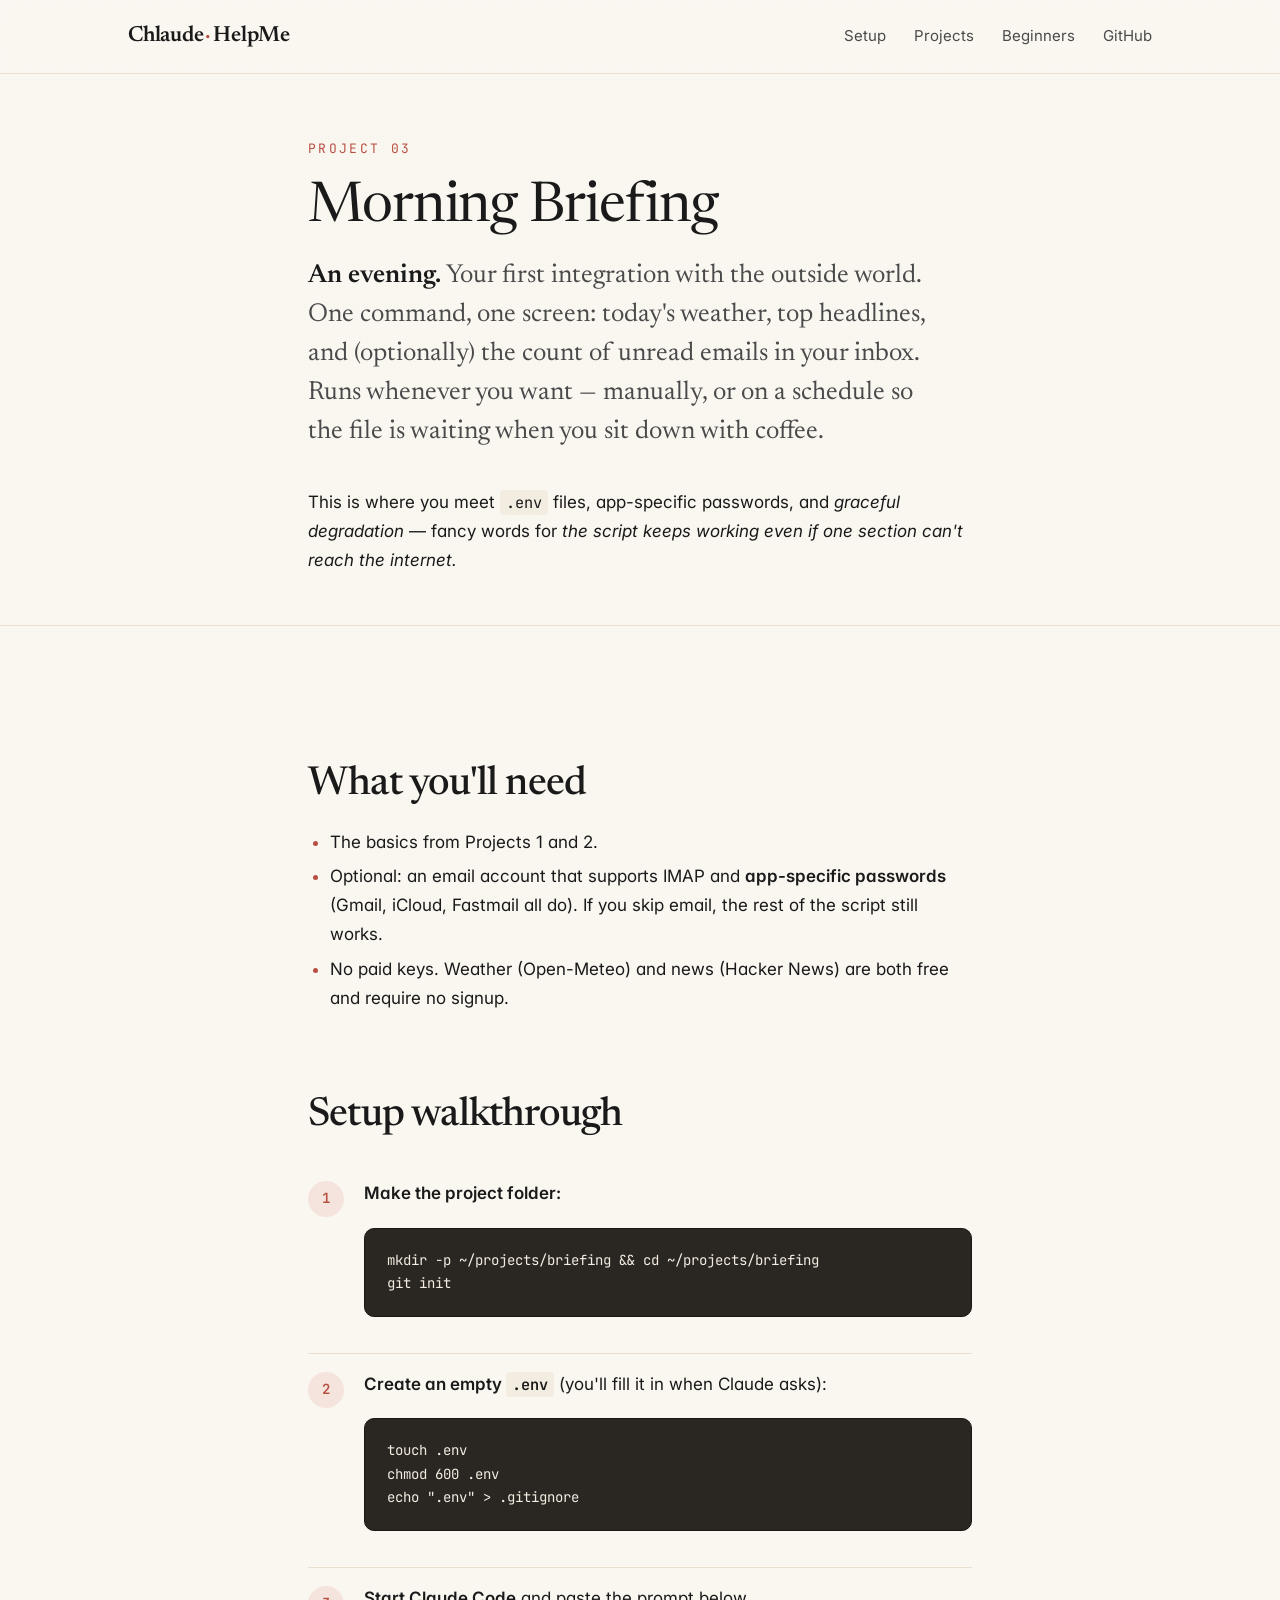
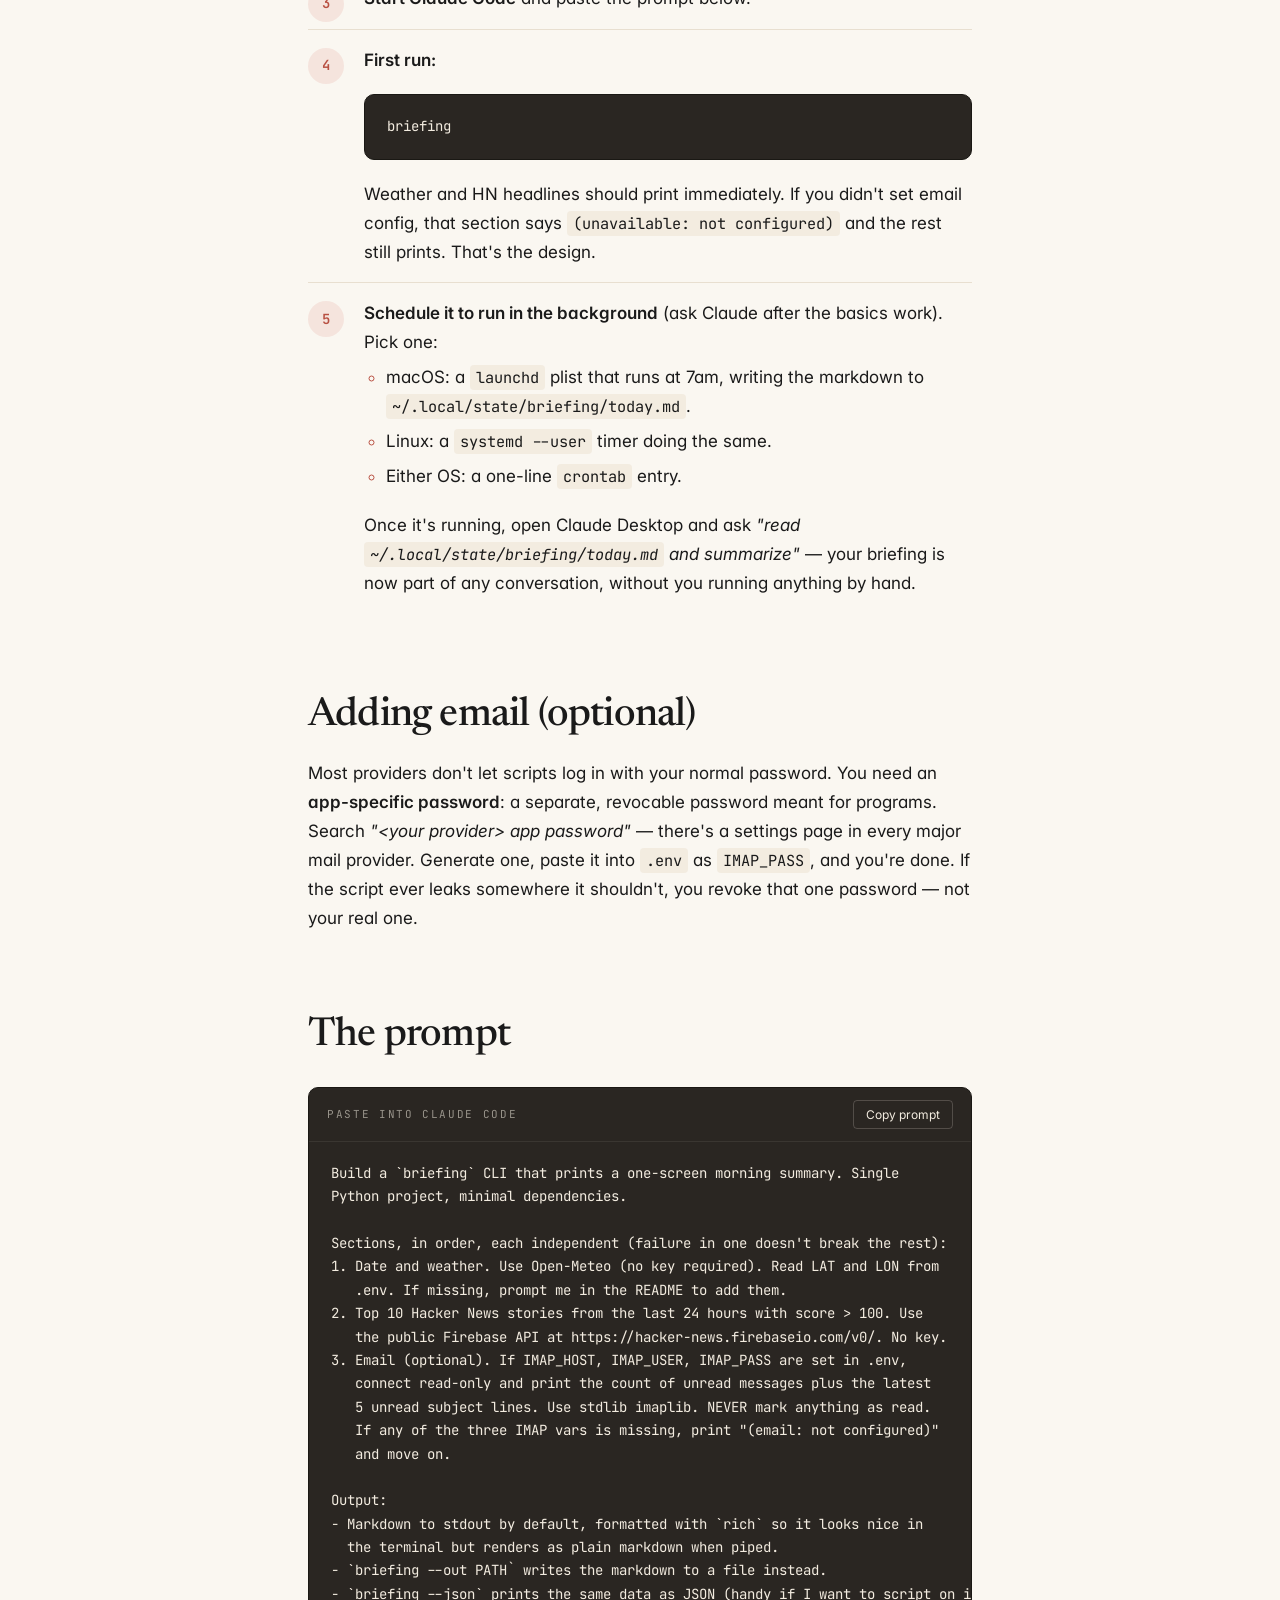
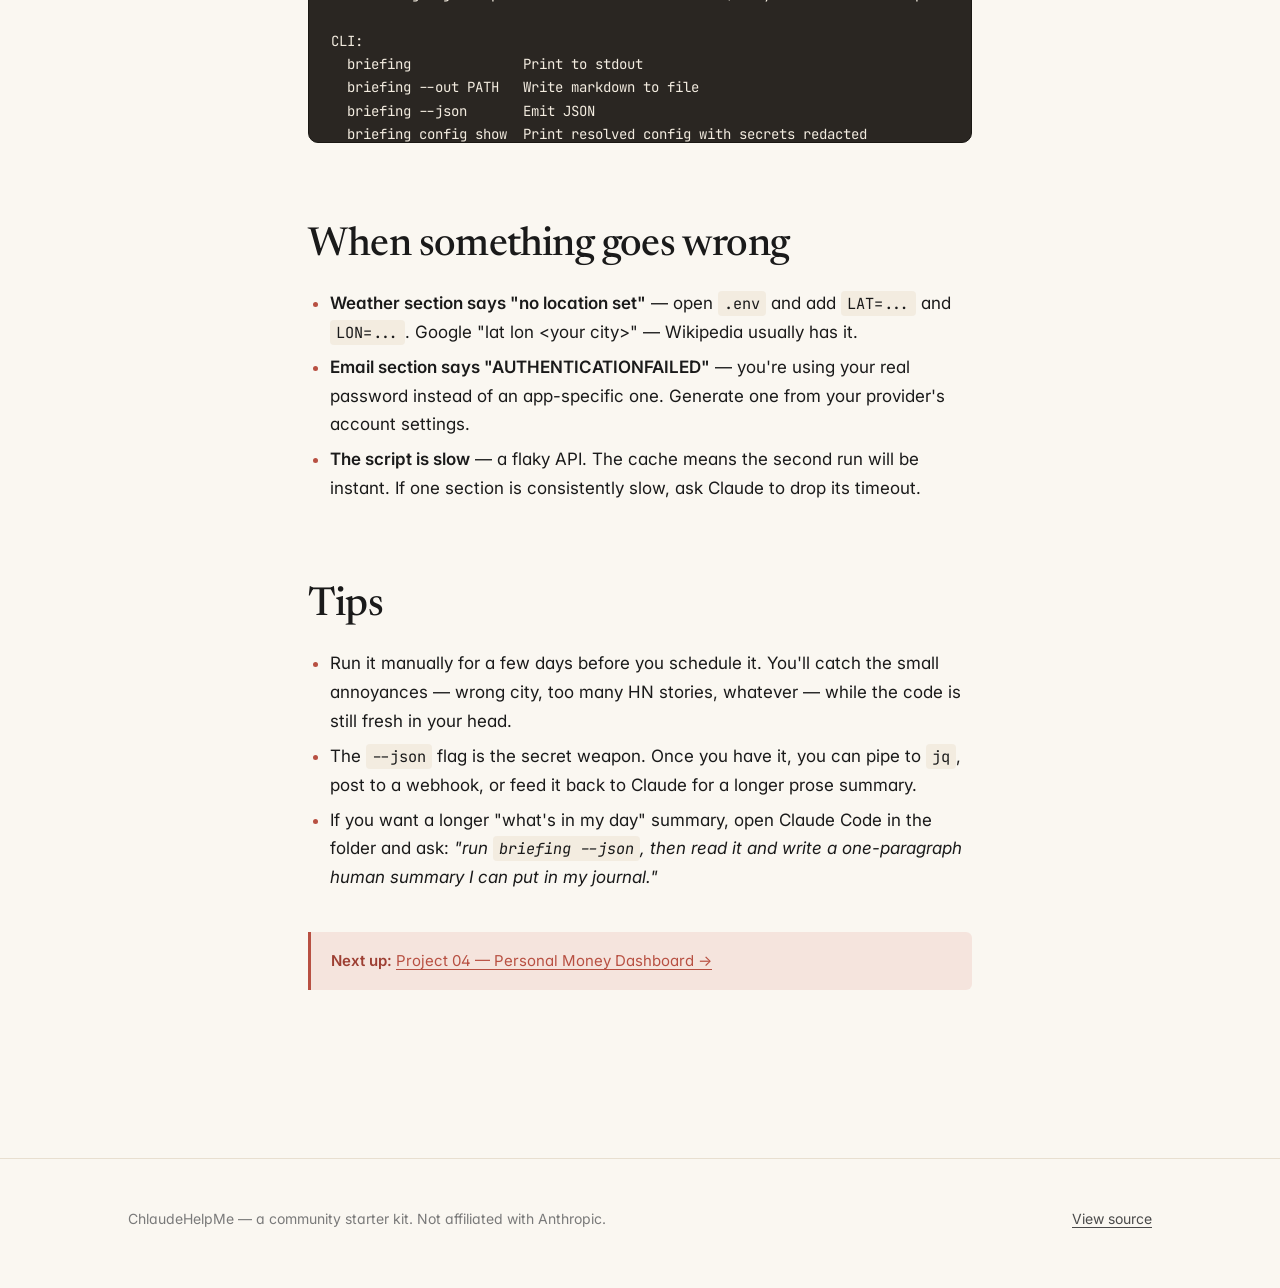
<file: projects/03-briefing.html>
<!doctype html>
<html lang="en">
<head>
<meta charset="utf-8" />
<meta name="viewport" content="width=device-width, initial-scale=1" />
<title>Project 3 — Morning Briefing — ChlaudeHelpMe</title>
<meta name="description" content="One command for weather, headlines, and (optionally) email. Your first integration with the outside world. Schedule it to run in the background." />
<link rel="preconnect" href="https://fonts.googleapis.com" />
<link rel="preconnect" href="https://fonts.gstatic.com" crossorigin />
<link href="https://fonts.googleapis.com/css2?family=Newsreader:ital,wght@0,400;0,500;0,600;1,400;1,500&family=Inter:wght@400;500;600&family=JetBrains+Mono:wght@400;500&display=swap" rel="stylesheet" />
<link rel="stylesheet" href="../assets/style.css" />
<link rel="icon" href="data:image/svg+xml,%3Csvg xmlns='http://www.w3.org/2000/svg' viewBox='0 0 32 32'%3E%3Crect width='32' height='32' rx='6' fill='%23b85042'/%3E%3Ctext x='16' y='22' font-family='Georgia,serif' font-size='20' font-weight='500' fill='%23faf7f1' text-anchor='middle'%3EC%3C/text%3E%3C/svg%3E" />
</head>
<body>

<header class="site-header">
  <nav class="nav">
    <a class="brand" href="../index.html">Chlaude<span class="dot">·</span>HelpMe</a>
    <div class="nav-links">
      <a href="../index.html#setup">Setup</a>
      <a href="../index.html#projects">Projects</a>
      <a href="../beginners.html">Beginners</a>
      <a href="https://github.com/robbie-med/chlaudehelpme" target="_blank" rel="noopener">GitHub</a>
    </div>
  </nav>
</header>

<main>

<section class="project-hero">
  <div class="prose">
    <div class="num">Project 03</div>
    <h1>Morning Briefing</h1>
    <p class="lede"><strong>An evening.</strong> Your first integration with the outside world. One command, one screen: today's weather, top headlines, and (optionally) the count of unread emails in your inbox. Runs whenever you want — manually, or on a schedule so the file is waiting when you sit down with coffee.</p>
    <p>This is where you meet <code>.env</code> files, app-specific passwords, and <em>graceful degradation</em> — fancy words for <em>the script keeps working even if one section can't reach the internet.</em></p>
  </div>
</section>

<section>
  <div class="prose">
    <h2>What you'll need</h2>
    <ul>
      <li>The basics from Projects 1 and 2.</li>
      <li>Optional: an email account that supports IMAP and <strong>app-specific passwords</strong> (Gmail, iCloud, Fastmail all do). If you skip email, the rest of the script still works.</li>
      <li>No paid keys. Weather (Open-Meteo) and news (Hacker News) are both free and require no signup.</li>
    </ul>

    <h2>Setup walkthrough</h2>
    <ol class="steps">
      <li><strong>Make the project folder:</strong>
        <pre><code>mkdir -p ~/projects/briefing &amp;&amp; cd ~/projects/briefing
git init</code></pre>
      </li>
      <li><strong>Create an empty <code>.env</code></strong> (you'll fill it in when Claude asks):
        <pre><code>touch .env
chmod 600 .env
echo ".env" &gt; .gitignore</code></pre>
      </li>
      <li><strong>Start Claude Code</strong> and paste the prompt below.</li>
      <li><strong>First run:</strong>
        <pre><code>briefing</code></pre>
        Weather and HN headlines should print immediately. If you didn't set email config, that section says <code>(unavailable: not configured)</code> and the rest still prints. That's the design.
      </li>
      <li><strong>Schedule it to run in the background</strong> (ask Claude after the basics work). Pick one:
        <ul>
          <li>macOS: a <code>launchd</code> plist that runs at 7am, writing the markdown to <code>~/.local/state/briefing/today.md</code>.</li>
          <li>Linux: a <code>systemd --user</code> timer doing the same.</li>
          <li>Either OS: a one-line <code>crontab</code> entry.</li>
        </ul>
        Once it's running, open Claude Desktop and ask <em>"read <code>~/.local/state/briefing/today.md</code> and summarize"</em> — your briefing is now part of any conversation, without you running anything by hand.
      </li>
    </ol>

    <h2>Adding email (optional)</h2>
    <p>Most providers don't let scripts log in with your normal password. You need an <strong>app-specific password</strong>: a separate, revocable password meant for programs. Search <em>"&lt;your provider&gt; app password"</em> — there's a settings page in every major mail provider. Generate one, paste it into <code>.env</code> as <code>IMAP_PASS</code>, and you're done. If the script ever leaks somewhere it shouldn't, you revoke that one password — not your real one.</p>

    <h2>The prompt</h2>

    <div class="prompt-block">
      <div class="prompt-block-header">
        <span class="prompt-block-label">Paste into Claude Code</span>
        <button class="copy-btn">Copy prompt</button>
      </div>
      <pre><code>Build a `briefing` CLI that prints a one-screen morning summary. Single
Python project, minimal dependencies.

Sections, in order, each independent (failure in one doesn't break the rest):
1. Date and weather. Use Open-Meteo (no key required). Read LAT and LON from
   .env. If missing, prompt me in the README to add them.
2. Top 10 Hacker News stories from the last 24 hours with score &gt; 100. Use
   the public Firebase API at https://hacker-news.firebaseio.com/v0/. No key.
3. Email (optional). If IMAP_HOST, IMAP_USER, IMAP_PASS are set in .env,
   connect read-only and print the count of unread messages plus the latest
   5 unread subject lines. Use stdlib imaplib. NEVER mark anything as read.
   If any of the three IMAP vars is missing, print "(email: not configured)"
   and move on.

Output:
- Markdown to stdout by default, formatted with `rich` so it looks nice in
  the terminal but renders as plain markdown when piped.
- `briefing --out PATH` writes the markdown to a file instead.
- `briefing --json` prints the same data as JSON (handy if I want to script on it).

CLI:
  briefing              Print to stdout
  briefing --out PATH   Write markdown to file
  briefing --json       Emit JSON
  briefing config show  Print resolved config with secrets redacted

Hard requirements:
- All secrets read from `.env` in the current folder, via `python-dotenv`.
- Network calls have a 10-second timeout. If something times out, that
  section says "(unavailable: timeout)" and the rest still runs.
- Cache HN and weather responses for 10 minutes (in a temp file) so I can
  run `briefing` repeatedly without hammering the APIs.
- No "scheduling" code in the Python itself. Scheduling is the OS's job.

Project layout:
  briefing/
    pyproject.toml
    .env.example     (LAT, LON, IMAP_HOST, IMAP_USER, IMAP_PASS — placeholders)
    .gitignore       (.venv, .env, __pycache__, cache files)
    src/briefing/
      cli.py
      weather.py
      news.py
      mail.py
      config.py
      cache.py
    README.md

In the README, include a section "Scheduling it" with three short subsections:
launchd, systemd --user, cron. Don't write the schedule files in this round —
just describe them, with the exact command to enable each. I'll ask for the
files when I'm ready.

Dependencies: httpx, rich, python-dotenv, click. Nothing else.

Before you start, summarize in three sentences. Then build it.</code></pre>
    </div>

    <h2>When something goes wrong</h2>
    <ul>
      <li><strong>Weather section says "no location set"</strong> — open <code>.env</code> and add <code>LAT=...</code> and <code>LON=...</code>. Google "lat lon &lt;your city&gt;" — Wikipedia usually has it.</li>
      <li><strong>Email section says "AUTHENTICATIONFAILED"</strong> — you're using your real password instead of an app-specific one. Generate one from your provider's account settings.</li>
      <li><strong>The script is slow</strong> — a flaky API. The cache means the second run will be instant. If one section is consistently slow, ask Claude to drop its timeout.</li>
    </ul>

    <h2>Tips</h2>
    <ul>
      <li>Run it manually for a few days before you schedule it. You'll catch the small annoyances — wrong city, too many HN stories, whatever — while the code is still fresh in your head.</li>
      <li>The <code>--json</code> flag is the secret weapon. Once you have it, you can pipe to <code>jq</code>, post to a webhook, or feed it back to Claude for a longer prose summary.</li>
      <li>If you want a longer "what's in my day" summary, open Claude Code in the folder and ask: <em>"run <code>briefing --json</code>, then read it and write a one-paragraph human summary I can put in my journal."</em></li>
    </ul>

    <div class="callout" style="margin-top: 40px;">
      <strong>Next up:</strong> <a href="04-money.html">Project 04 — Personal Money Dashboard →</a>
    </div>
  </div>
</section>

</main>

<footer class="site-footer">
  <div class="container">
    <div>ChlaudeHelpMe — a community starter kit. Not affiliated with Anthropic.</div>
    <div><a href="https://github.com/robbie-med/chlaudehelpme" target="_blank" rel="noopener">View source</a></div>
  </div>
</footer>

<script src="../assets/copy.js"></script>
</body>
</html>
</file>
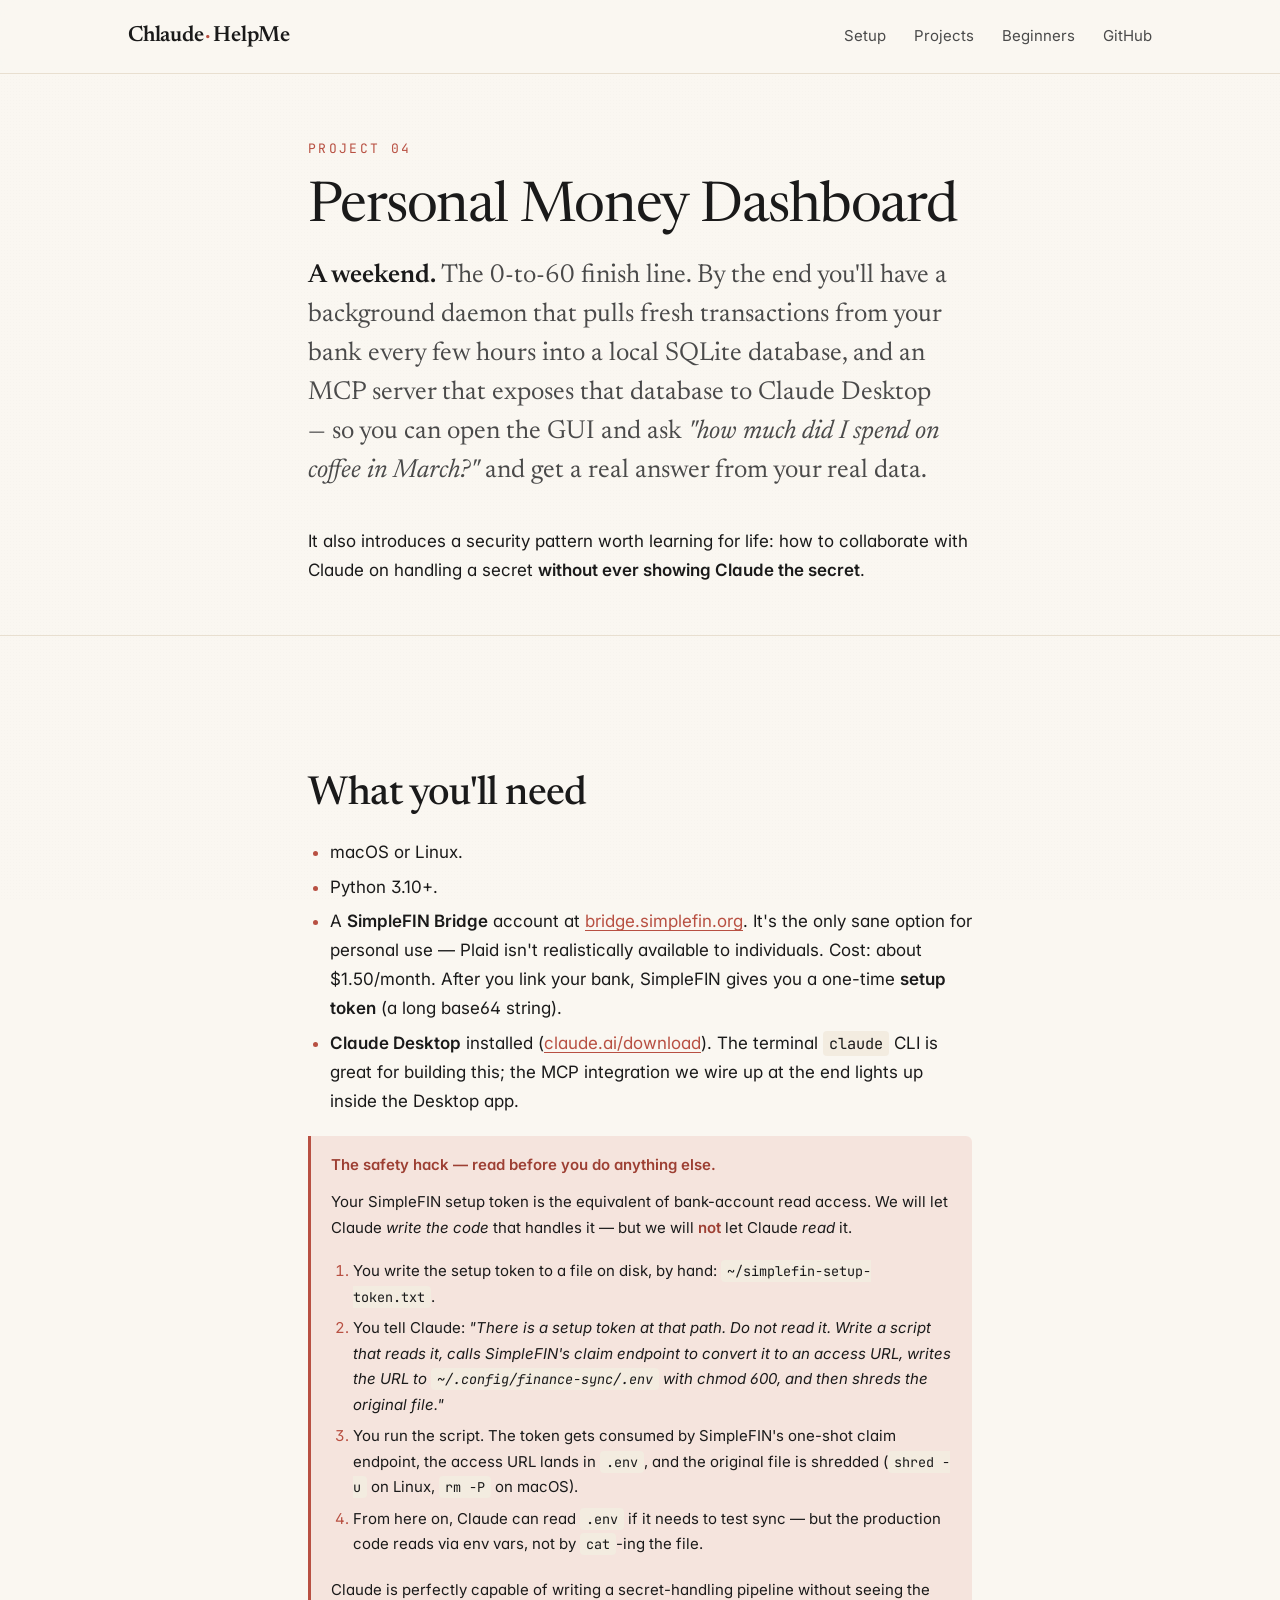
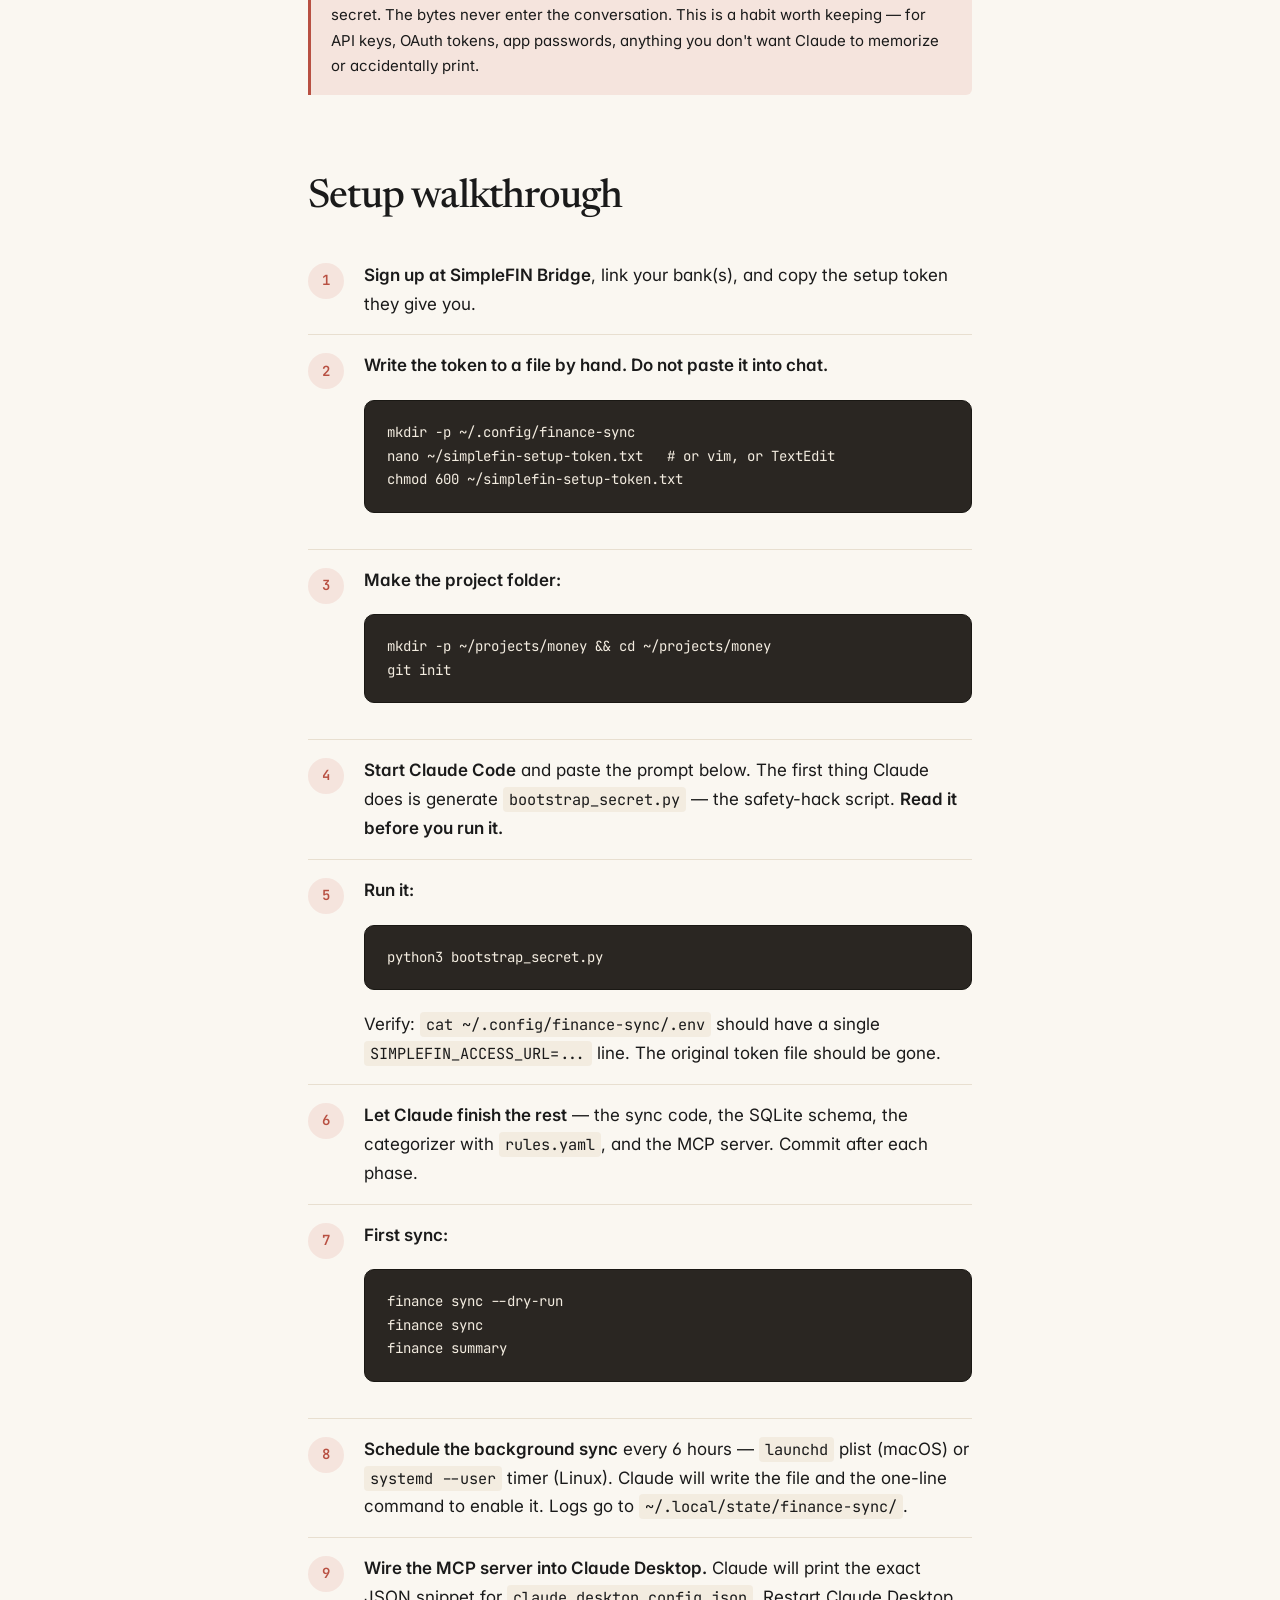
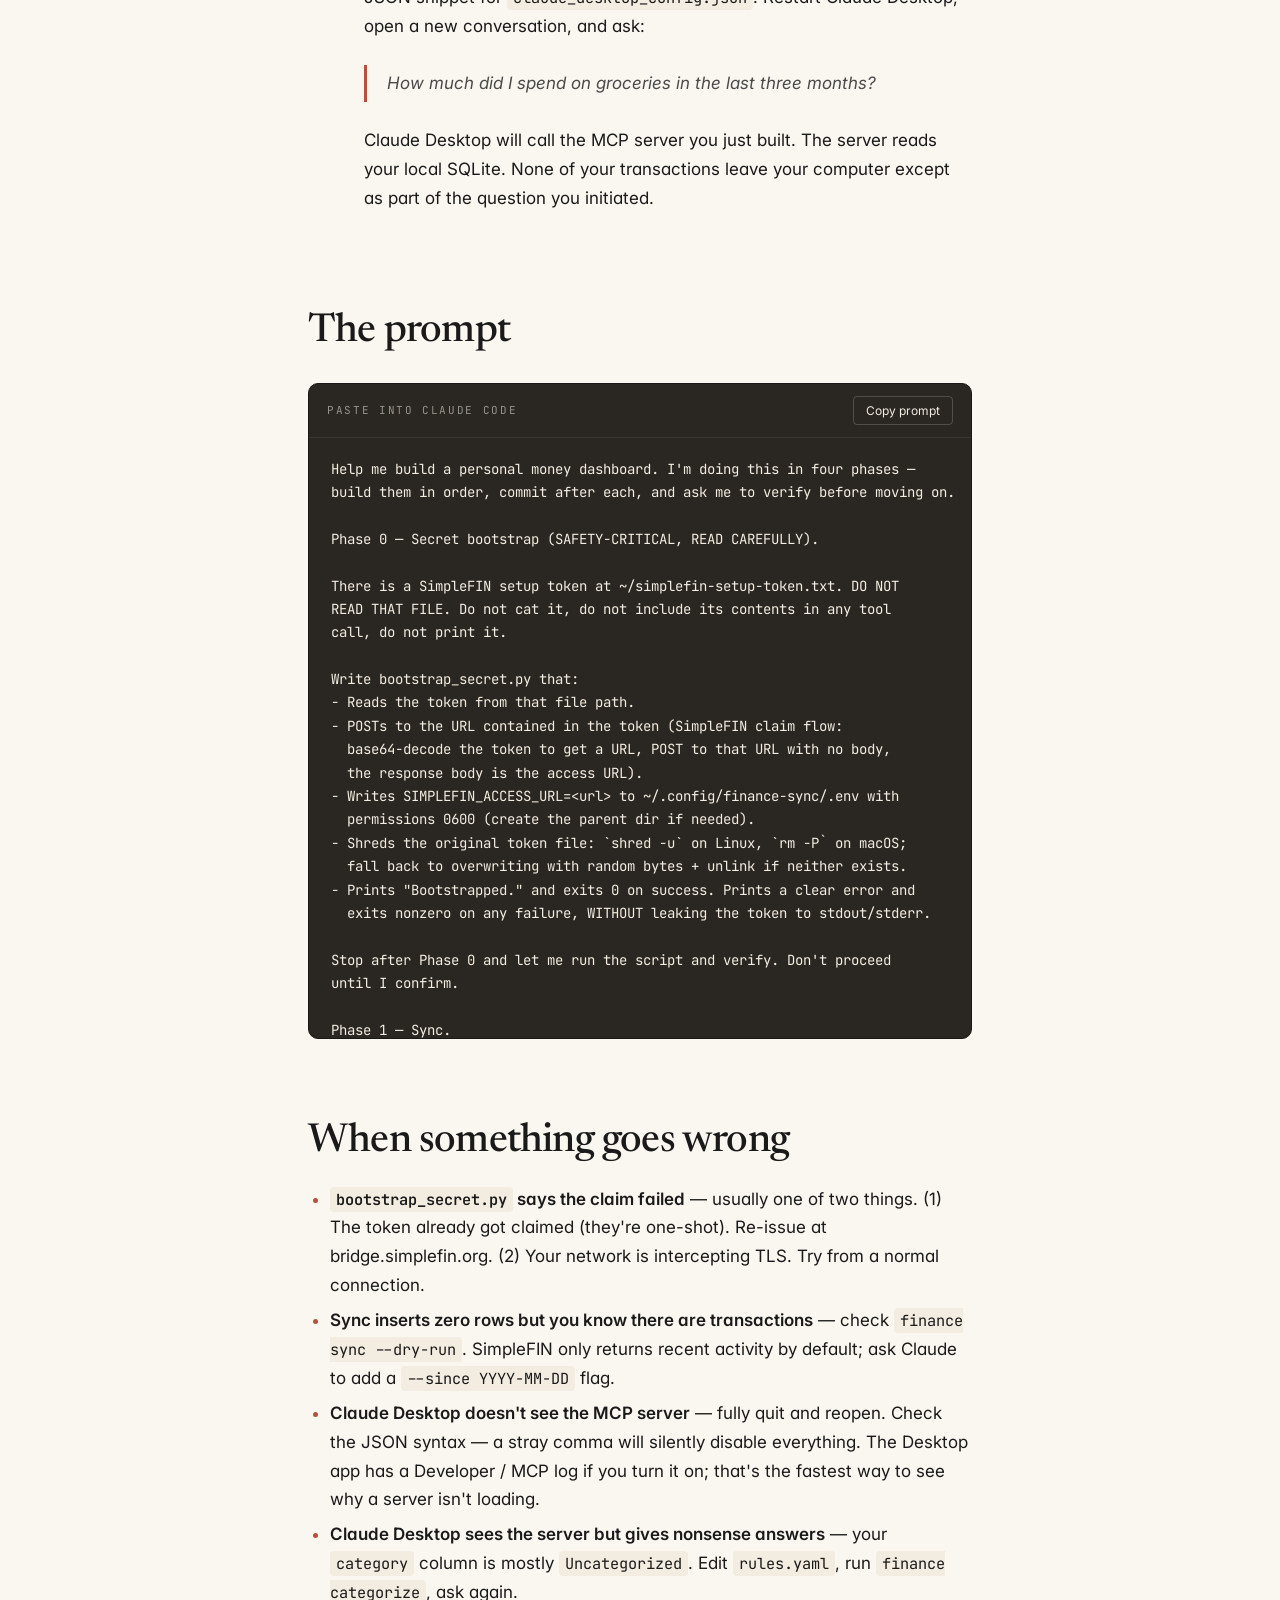
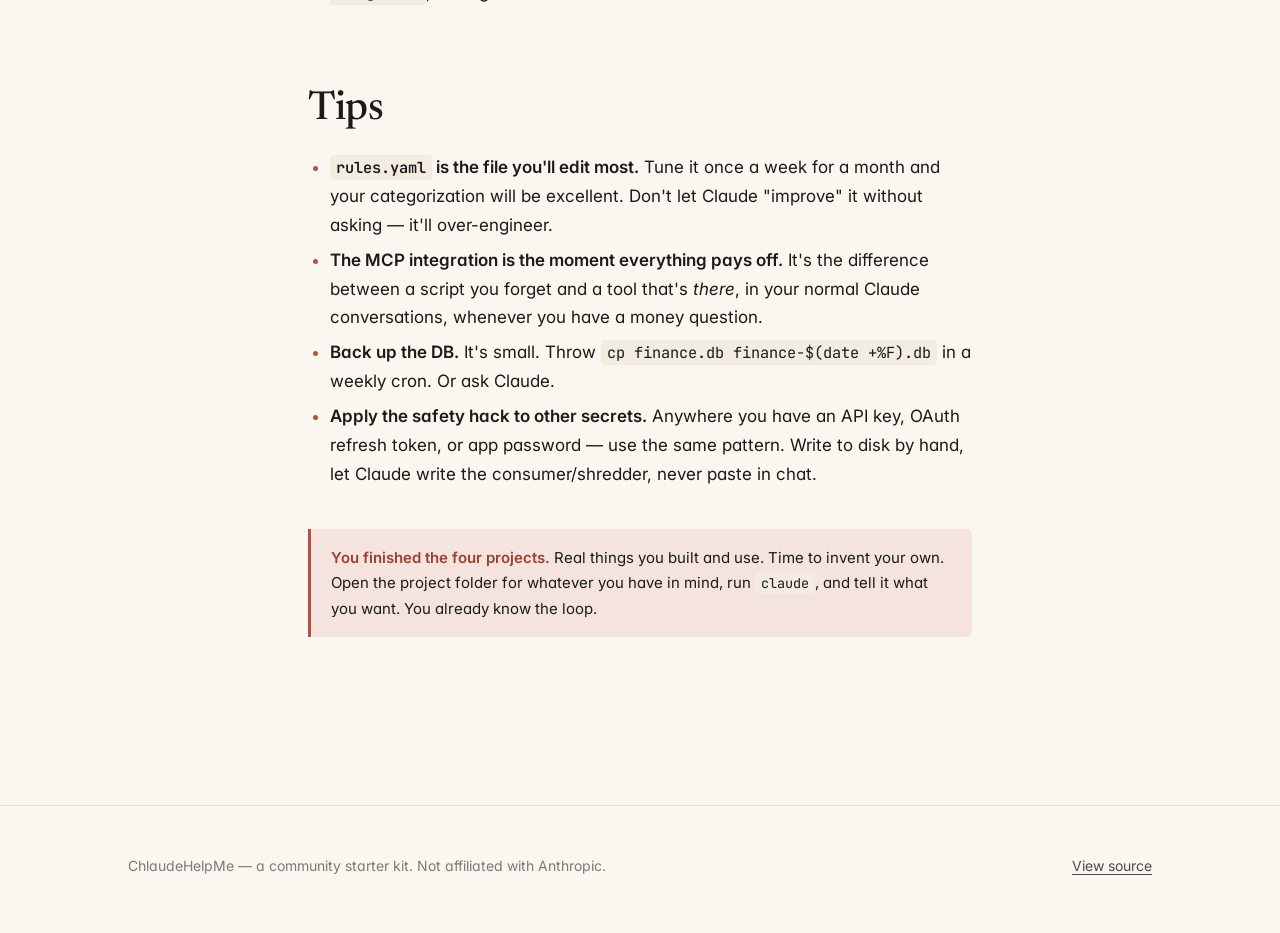
<file: projects/04-money.html>
<!doctype html>
<html lang="en">
<head>
<meta charset="utf-8" />
<meta name="viewport" content="width=device-width, initial-scale=1" />
<title>Project 4 — Personal Money Dashboard — ChlaudeHelpMe</title>
<meta name="description" content="SimpleFIN + SQLite + an MCP server for Claude Desktop. Your bank transactions, local, queryable in plain English. The 0-to-60 finish line." />
<link rel="preconnect" href="https://fonts.googleapis.com" />
<link rel="preconnect" href="https://fonts.gstatic.com" crossorigin />
<link href="https://fonts.googleapis.com/css2?family=Newsreader:ital,wght@0,400;0,500;0,600;1,400;1,500&family=Inter:wght@400;500;600&family=JetBrains+Mono:wght@400;500&display=swap" rel="stylesheet" />
<link rel="stylesheet" href="../assets/style.css" />
<link rel="icon" href="data:image/svg+xml,%3Csvg xmlns='http://www.w3.org/2000/svg' viewBox='0 0 32 32'%3E%3Crect width='32' height='32' rx='6' fill='%23b85042'/%3E%3Ctext x='16' y='22' font-family='Georgia,serif' font-size='20' font-weight='500' fill='%23faf7f1' text-anchor='middle'%3EC%3C/text%3E%3C/svg%3E" />
</head>
<body>

<header class="site-header">
  <nav class="nav">
    <a class="brand" href="../index.html">Chlaude<span class="dot">·</span>HelpMe</a>
    <div class="nav-links">
      <a href="../index.html#setup">Setup</a>
      <a href="../index.html#projects">Projects</a>
      <a href="../beginners.html">Beginners</a>
      <a href="https://github.com/robbie-med/chlaudehelpme" target="_blank" rel="noopener">GitHub</a>
    </div>
  </nav>
</header>

<main>

<section class="project-hero">
  <div class="prose">
    <div class="num">Project 04</div>
    <h1>Personal Money Dashboard</h1>
    <p class="lede"><strong>A weekend.</strong> The 0-to-60 finish line. By the end you'll have a background daemon that pulls fresh transactions from your bank every few hours into a local SQLite database, and an MCP server that exposes that database to Claude Desktop — so you can open the GUI and ask <em>"how much did I spend on coffee in March?"</em> and get a real answer from your real data.</p>
    <p>It also introduces a security pattern worth learning for life: how to collaborate with Claude on handling a secret <strong>without ever showing Claude the secret</strong>.</p>
  </div>
</section>

<section>
  <div class="prose">
    <h2>What you'll need</h2>
    <ul>
      <li>macOS or Linux.</li>
      <li>Python 3.10+.</li>
      <li>A <strong>SimpleFIN Bridge</strong> account at <a href="https://bridge.simplefin.org" target="_blank" rel="noopener">bridge.simplefin.org</a>. It's the only sane option for personal use — Plaid isn't realistically available to individuals. Cost: about $1.50/month. After you link your bank, SimpleFIN gives you a one-time <strong>setup token</strong> (a long base64 string).</li>
      <li><strong>Claude Desktop</strong> installed (<a href="https://claude.ai/download" target="_blank" rel="noopener">claude.ai/download</a>). The terminal <code>claude</code> CLI is great for building this; the MCP integration we wire up at the end lights up inside the Desktop app.</li>
    </ul>

    <div class="callout" style="margin-top: 20px;">
      <strong>The safety hack — read before you do anything else.</strong>
      <p style="margin-top: 12px;">Your SimpleFIN setup token is the equivalent of bank-account read access. We will let Claude <em>write the code</em> that handles it — but we will <strong>not</strong> let Claude <em>read</em> it.</p>
      <ol style="margin-top: 8px;">
        <li>You write the setup token to a file on disk, by hand: <code>~/simplefin-setup-token.txt</code>.</li>
        <li>You tell Claude: <em>"There is a setup token at that path. Do not read it. Write a script that reads it, calls SimpleFIN's claim endpoint to convert it to an access URL, writes the URL to <code>~/.config/finance-sync/.env</code> with chmod 600, and then shreds the original file."</em></li>
        <li>You run the script. The token gets consumed by SimpleFIN's one-shot claim endpoint, the access URL lands in <code>.env</code>, and the original file is shredded (<code>shred -u</code> on Linux, <code>rm -P</code> on macOS).</li>
        <li>From here on, Claude can read <code>.env</code> if it needs to test sync — but the production code reads via env vars, not by <code>cat</code>-ing the file.</li>
      </ol>
      <p style="margin-top: 8px;">Claude is perfectly capable of writing a secret-handling pipeline without seeing the secret. The bytes never enter the conversation. This is a habit worth keeping — for API keys, OAuth tokens, app passwords, anything you don't want Claude to memorize or accidentally print.</p>
    </div>

    <h2>Setup walkthrough</h2>
    <ol class="steps">
      <li><strong>Sign up at SimpleFIN Bridge</strong>, link your bank(s), and copy the setup token they give you.</li>
      <li><strong>Write the token to a file by hand. Do not paste it into chat.</strong>
        <pre><code>mkdir -p ~/.config/finance-sync
nano ~/simplefin-setup-token.txt   # or vim, or TextEdit
chmod 600 ~/simplefin-setup-token.txt</code></pre>
      </li>
      <li><strong>Make the project folder:</strong>
        <pre><code>mkdir -p ~/projects/money &amp;&amp; cd ~/projects/money
git init</code></pre>
      </li>
      <li><strong>Start Claude Code</strong> and paste the prompt below. The first thing Claude does is generate <code>bootstrap_secret.py</code> — the safety-hack script. <strong>Read it before you run it.</strong></li>
      <li><strong>Run it:</strong>
        <pre><code>python3 bootstrap_secret.py</code></pre>
        Verify: <code>cat ~/.config/finance-sync/.env</code> should have a single <code>SIMPLEFIN_ACCESS_URL=...</code> line. The original token file should be gone.
      </li>
      <li><strong>Let Claude finish the rest</strong> — the sync code, the SQLite schema, the categorizer with <code>rules.yaml</code>, and the MCP server. Commit after each phase.</li>
      <li><strong>First sync:</strong>
        <pre><code>finance sync --dry-run
finance sync
finance summary</code></pre>
      </li>
      <li><strong>Schedule the background sync</strong> every 6 hours — <code>launchd</code> plist (macOS) or <code>systemd --user</code> timer (Linux). Claude will write the file and the one-line command to enable it. Logs go to <code>~/.local/state/finance-sync/</code>.</li>
      <li><strong>Wire the MCP server into Claude Desktop.</strong> Claude will print the exact JSON snippet for <code>claude_desktop_config.json</code>. Restart Claude Desktop, open a new conversation, and ask:
        <blockquote>How much did I spend on groceries in the last three months?</blockquote>
        Claude Desktop will call the MCP server you just built. The server reads your local SQLite. None of your transactions leave your computer except as part of the question you initiated.
      </li>
    </ol>

    <h2>The prompt</h2>

    <div class="prompt-block">
      <div class="prompt-block-header">
        <span class="prompt-block-label">Paste into Claude Code</span>
        <button class="copy-btn">Copy prompt</button>
      </div>
      <pre><code>Help me build a personal money dashboard. I'm doing this in four phases —
build them in order, commit after each, and ask me to verify before moving on.

Phase 0 — Secret bootstrap (SAFETY-CRITICAL, READ CAREFULLY).

There is a SimpleFIN setup token at ~/simplefin-setup-token.txt. DO NOT
READ THAT FILE. Do not cat it, do not include its contents in any tool
call, do not print it.

Write bootstrap_secret.py that:
- Reads the token from that file path.
- POSTs to the URL contained in the token (SimpleFIN claim flow:
  base64-decode the token to get a URL, POST to that URL with no body,
  the response body is the access URL).
- Writes SIMPLEFIN_ACCESS_URL=&lt;url&gt; to ~/.config/finance-sync/.env with
  permissions 0600 (create the parent dir if needed).
- Shreds the original token file: `shred -u` on Linux, `rm -P` on macOS;
  fall back to overwriting with random bytes + unlink if neither exists.
- Prints "Bootstrapped." and exits 0 on success. Prints a clear error and
  exits nonzero on any failure, WITHOUT leaking the token to stdout/stderr.

Stop after Phase 0 and let me run the script and verify. Don't proceed
until I confirm.

Phase 1 — Sync.

Build a `finance` CLI that pulls transactions from SimpleFIN and stores
them in SQLite at ~/.local/share/finance/finance.db.

SimpleFIN access URL is read from ~/.config/finance-sync/.env. Use HTTP
basic auth (the URL itself is of the form https://USER:PASS@host/path —
split it).

Schema (keep it minimal, no ORM):
  accounts(id TEXT PRIMARY KEY, name, currency, institution)
  transactions(
    id TEXT PRIMARY KEY,         -- SimpleFIN transaction id
    account_id TEXT,
    posted INTEGER,              -- unix seconds
    pending INTEGER,             -- 0 or 1
    amount REAL,                 -- signed; negative is debit
    description TEXT,            -- raw
    category TEXT,               -- assigned by rules.yaml later
    hash TEXT                    -- sha256 for safety dedup
  )
  sync_runs(started_at INTEGER, finished_at INTEGER, ok INTEGER, error TEXT)

CLI:
  finance sync              Pull last 90 days, insert new transactions
                            (idempotent on transactions.id; also de-dupe by hash).
  finance sync --dry-run    Print counts of would-insert / would-skip.
  finance accounts          List accounts and balances.
  finance recent [-n 50]    Print most recent transactions.

Hard requirements:
- Idempotent: running sync twice in a row never duplicates rows.
- Pending -&gt; posted transitions update the existing row, don't insert.
- Never print the access URL or its credentials to logs.
- All HTTP timeouts default to 30s.
- Use only: httpx, click, python-dotenv. Stdlib for sqlite3.

Stop after Phase 1 and let me run `finance sync` against real data.

Phase 2 — Categorization.

Add `rules.yaml` in the project folder, gitignored (it may contain merchant
names). Format:

  rules:
    - match: "STARBUCKS|BLUE BOTTLE"
      category: "Coffee"
    - match: "WHOLE FOODS|TRADER JOE'S"
      category: "Groceries"
    - match: "^UBER\\b"
      category: "Transport"
  default: "Uncategorized"

Each rule's `match` is a case-insensitive regex against the description.
First match wins. Add:

  finance categorize         Apply rules; update `category` column. Idempotent.
  finance categorize --dry-run

Also write a starter rules.yaml.example seeded with ~15 common US merchant
patterns.

Phase 3 — MCP server for Claude Desktop.

Build an MCP server (`finance-mcp`) using the official MCP Python SDK,
stdio transport. Read-only access to the same SQLite DB.

Tools to expose:
  summarize_spending(start_date, end_date, group_by)
      group_by in ("category", "month", "merchant"). Returns a list of
      {key, total, count}.
  search_transactions(query, limit=50)
      Description regex match, optional date range.
  list_categories()
      Distinct categories with counts.
  recent_transactions(n=20)
      Most recent N transactions.

The MCP server must NEVER expose write tools. Queries are read-only and
parameterized.

In the README, include the exact JSON snippet to drop into
claude_desktop_config.json for both macOS and Linux paths, plus the
"restart Claude Desktop" step.

Project layout:
  money/
    pyproject.toml
    .env.example                (SIMPLEFIN_ACCESS_URL=)
    .gitignore                  (.venv, .env, rules.yaml, *.db)
    bootstrap_secret.py
    rules.yaml.example          (committed; the real rules.yaml is gitignored)
    src/finance/
      __init__.py
      cli.py
      sync.py
      db.py
      categorize.py
      mcp_server.py
    scripts/
      com.user.finance-sync.plist     (macOS, generated only when I ask)
      finance-sync.service             (Linux)
      finance-sync.timer
    README.md

README sections, in order:
  1. What this is (1 paragraph)
  2. The safety hack (one paragraph)
  3. Phase-by-phase setup
  4. Scheduling background sync (launchd / systemd, with the exact `launchctl
     load` / `systemctl --user enable --now` commands)
  5. Connecting Claude Desktop (the JSON snippet, the restart step,
     example questions to try)
  6. Troubleshooting

Code quality bar: small, readable, no unnecessary abstractions. No Pydantic.
No "models" layer. Dict-based rows are fine. Tests only for categorize()
and the dedup logic.

When you're ready, start with Phase 0 and STOP for my confirmation.</code></pre>
    </div>

    <h2>When something goes wrong</h2>
    <ul>
      <li><strong><code>bootstrap_secret.py</code> says the claim failed</strong> — usually one of two things. (1) The token already got claimed (they're one-shot). Re-issue at bridge.simplefin.org. (2) Your network is intercepting TLS. Try from a normal connection.</li>
      <li><strong>Sync inserts zero rows but you know there are transactions</strong> — check <code>finance sync --dry-run</code>. SimpleFIN only returns recent activity by default; ask Claude to add a <code>--since YYYY-MM-DD</code> flag.</li>
      <li><strong>Claude Desktop doesn't see the MCP server</strong> — fully quit and reopen. Check the JSON syntax — a stray comma will silently disable everything. The Desktop app has a Developer / MCP log if you turn it on; that's the fastest way to see why a server isn't loading.</li>
      <li><strong>Claude Desktop sees the server but gives nonsense answers</strong> — your <code>category</code> column is mostly <code>Uncategorized</code>. Edit <code>rules.yaml</code>, run <code>finance categorize</code>, ask again.</li>
    </ul>

    <h2>Tips</h2>
    <ul>
      <li><strong><code>rules.yaml</code> is the file you'll edit most.</strong> Tune it once a week for a month and your categorization will be excellent. Don't let Claude "improve" it without asking — it'll over-engineer.</li>
      <li><strong>The MCP integration is the moment everything pays off.</strong> It's the difference between a script you forget and a tool that's <em>there</em>, in your normal Claude conversations, whenever you have a money question.</li>
      <li><strong>Back up the DB.</strong> It's small. Throw <code>cp finance.db finance-$(date +%F).db</code> in a weekly cron. Or ask Claude.</li>
      <li><strong>Apply the safety hack to other secrets.</strong> Anywhere you have an API key, OAuth refresh token, or app password — use the same pattern. Write to disk by hand, let Claude write the consumer/shredder, never paste in chat.</li>
    </ul>

    <div class="callout" style="margin-top: 40px;">
      <strong>You finished the four projects.</strong> Real things you built and use. Time to invent your own. Open the project folder for whatever you have in mind, run <code>claude</code>, and tell it what you want. You already know the loop.
    </div>
  </div>
</section>

</main>

<footer class="site-footer">
  <div class="container">
    <div>ChlaudeHelpMe — a community starter kit. Not affiliated with Anthropic.</div>
    <div><a href="https://github.com/robbie-med/chlaudehelpme" target="_blank" rel="noopener">View source</a></div>
  </div>
</footer>

<script src="../assets/copy.js"></script>
</body>
</html>
</file>
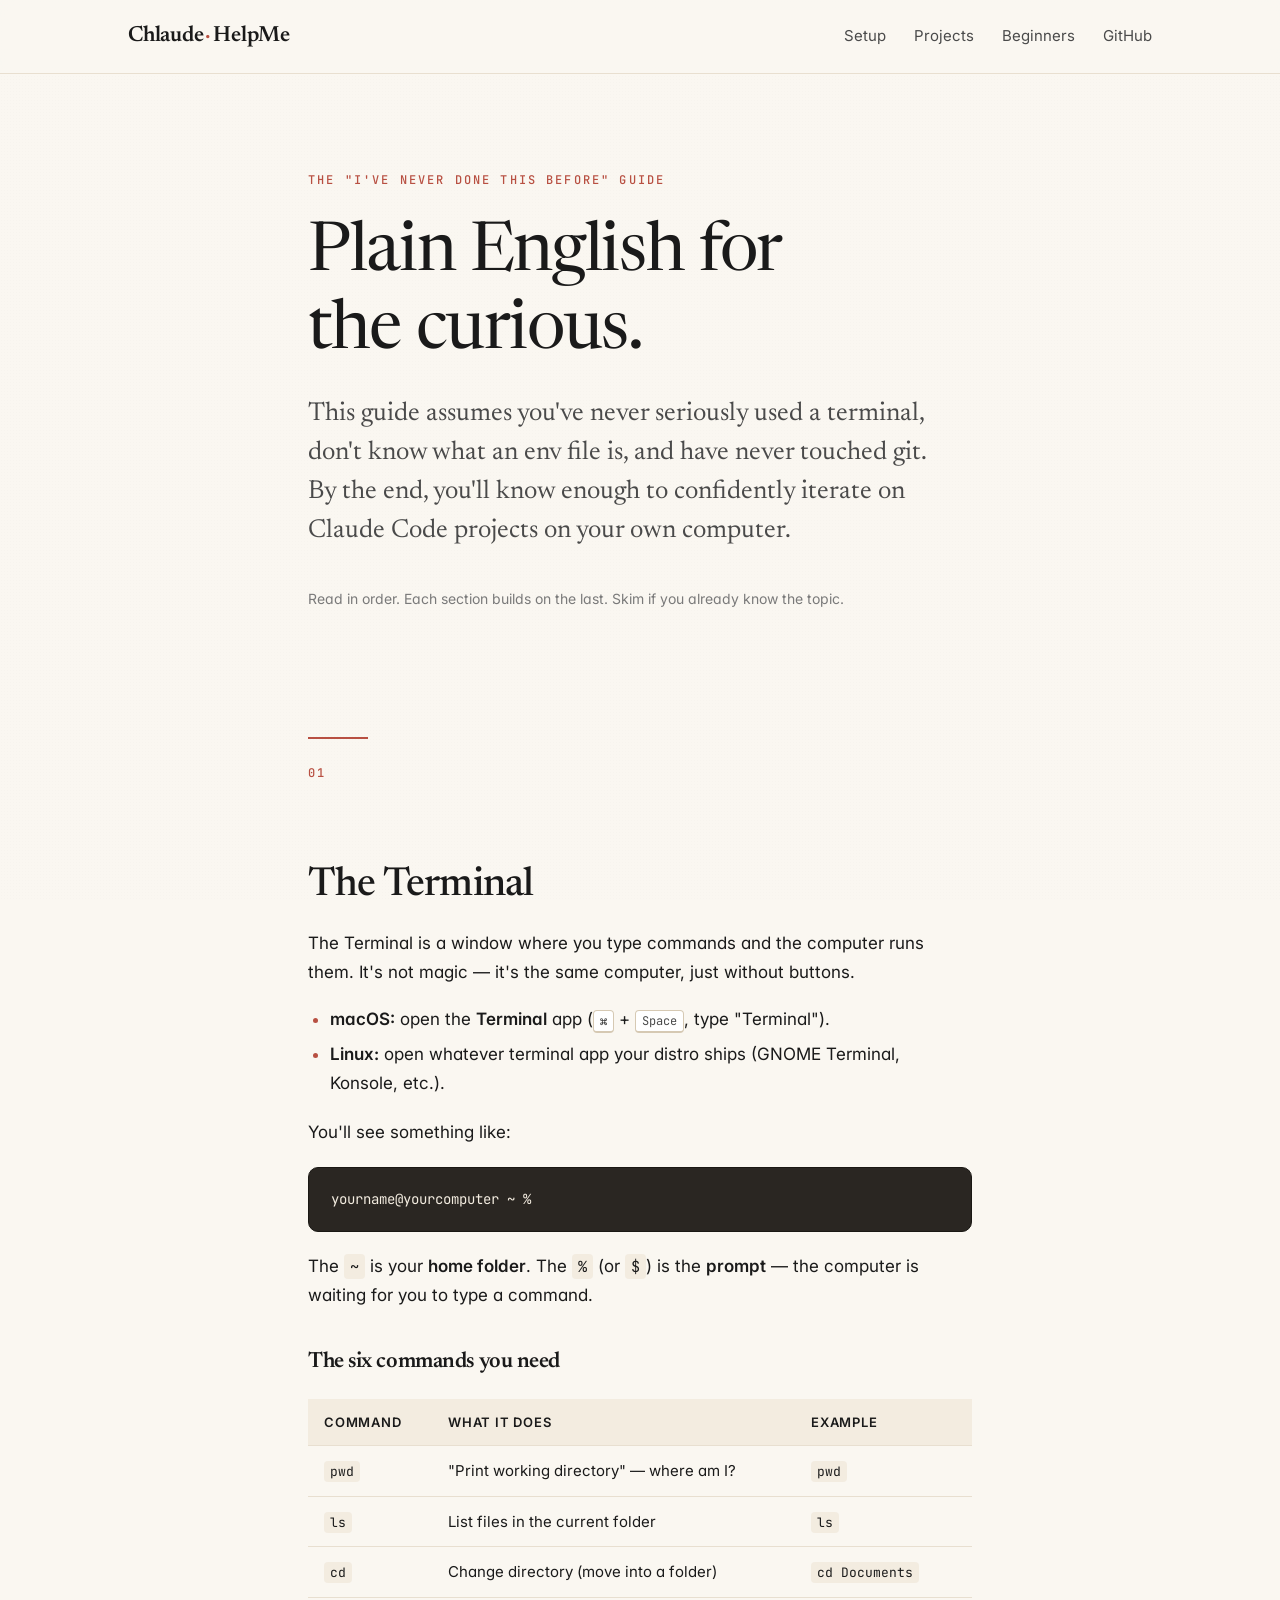
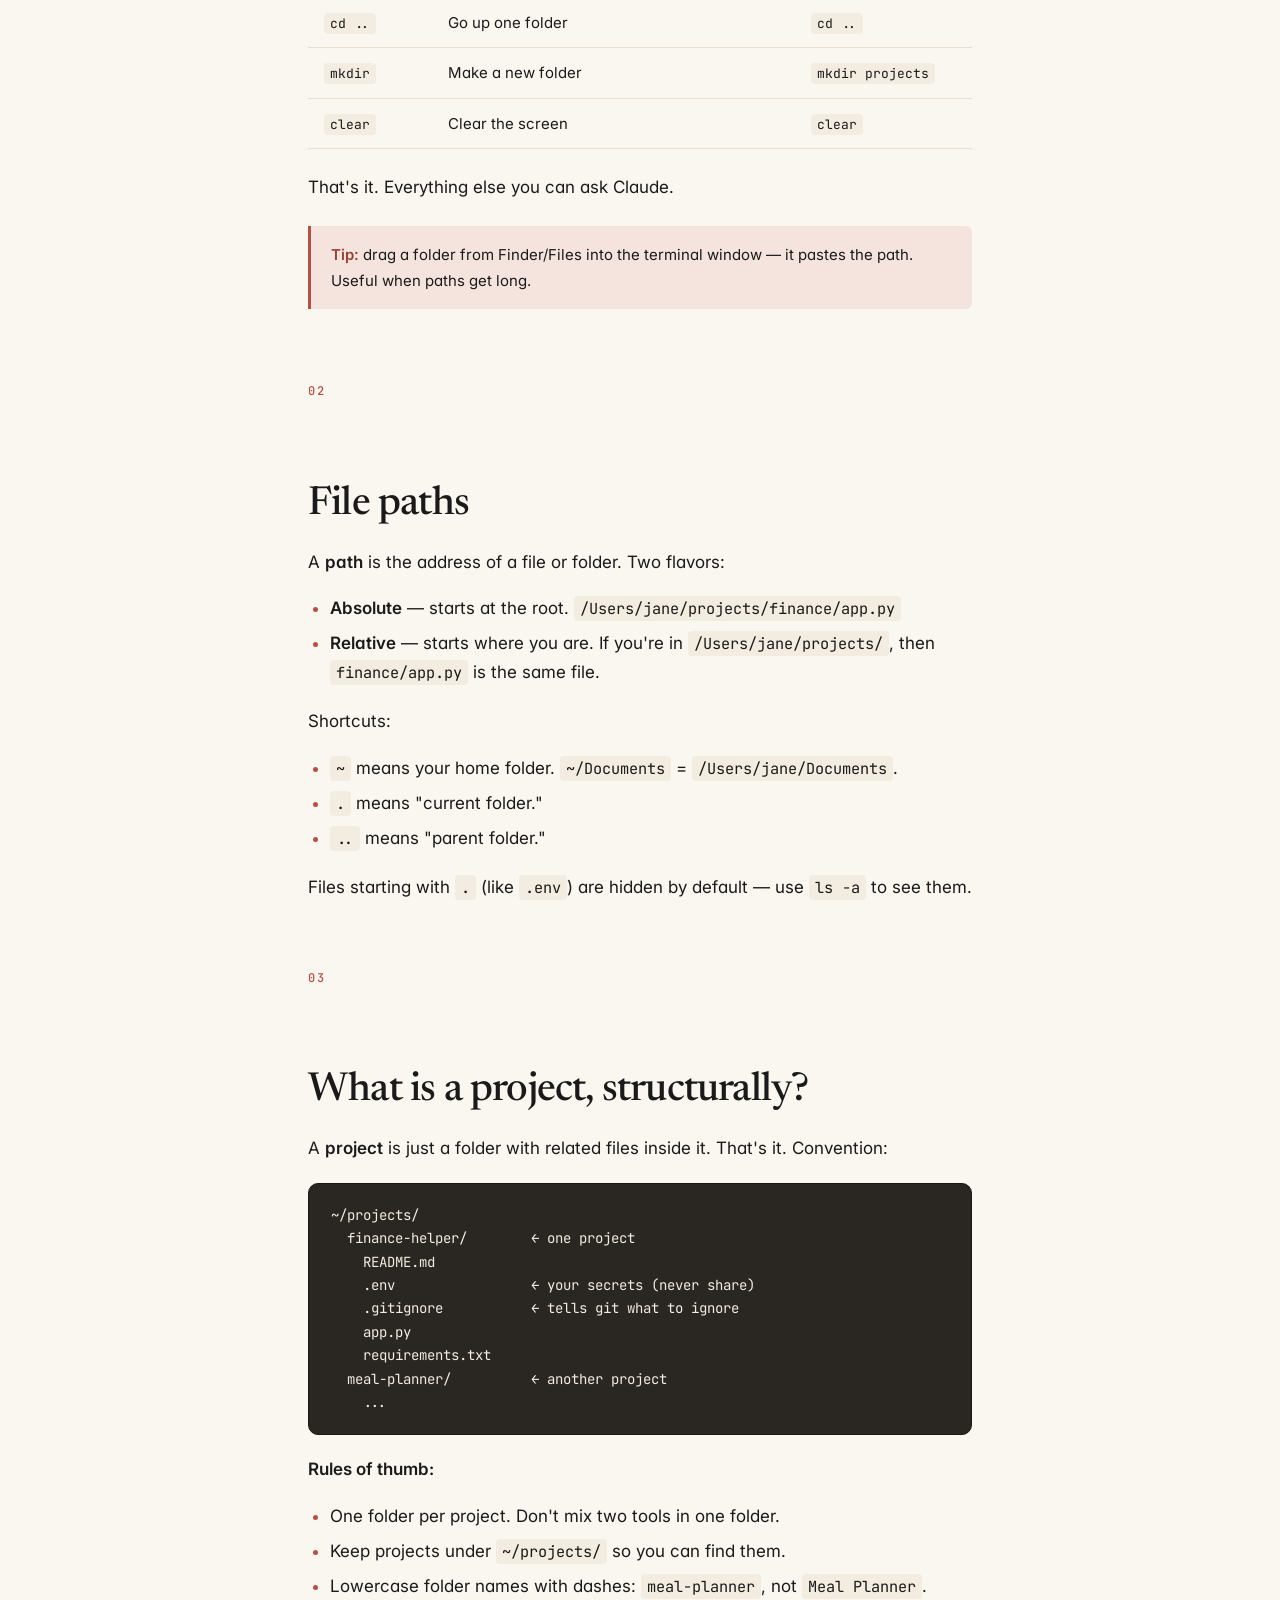
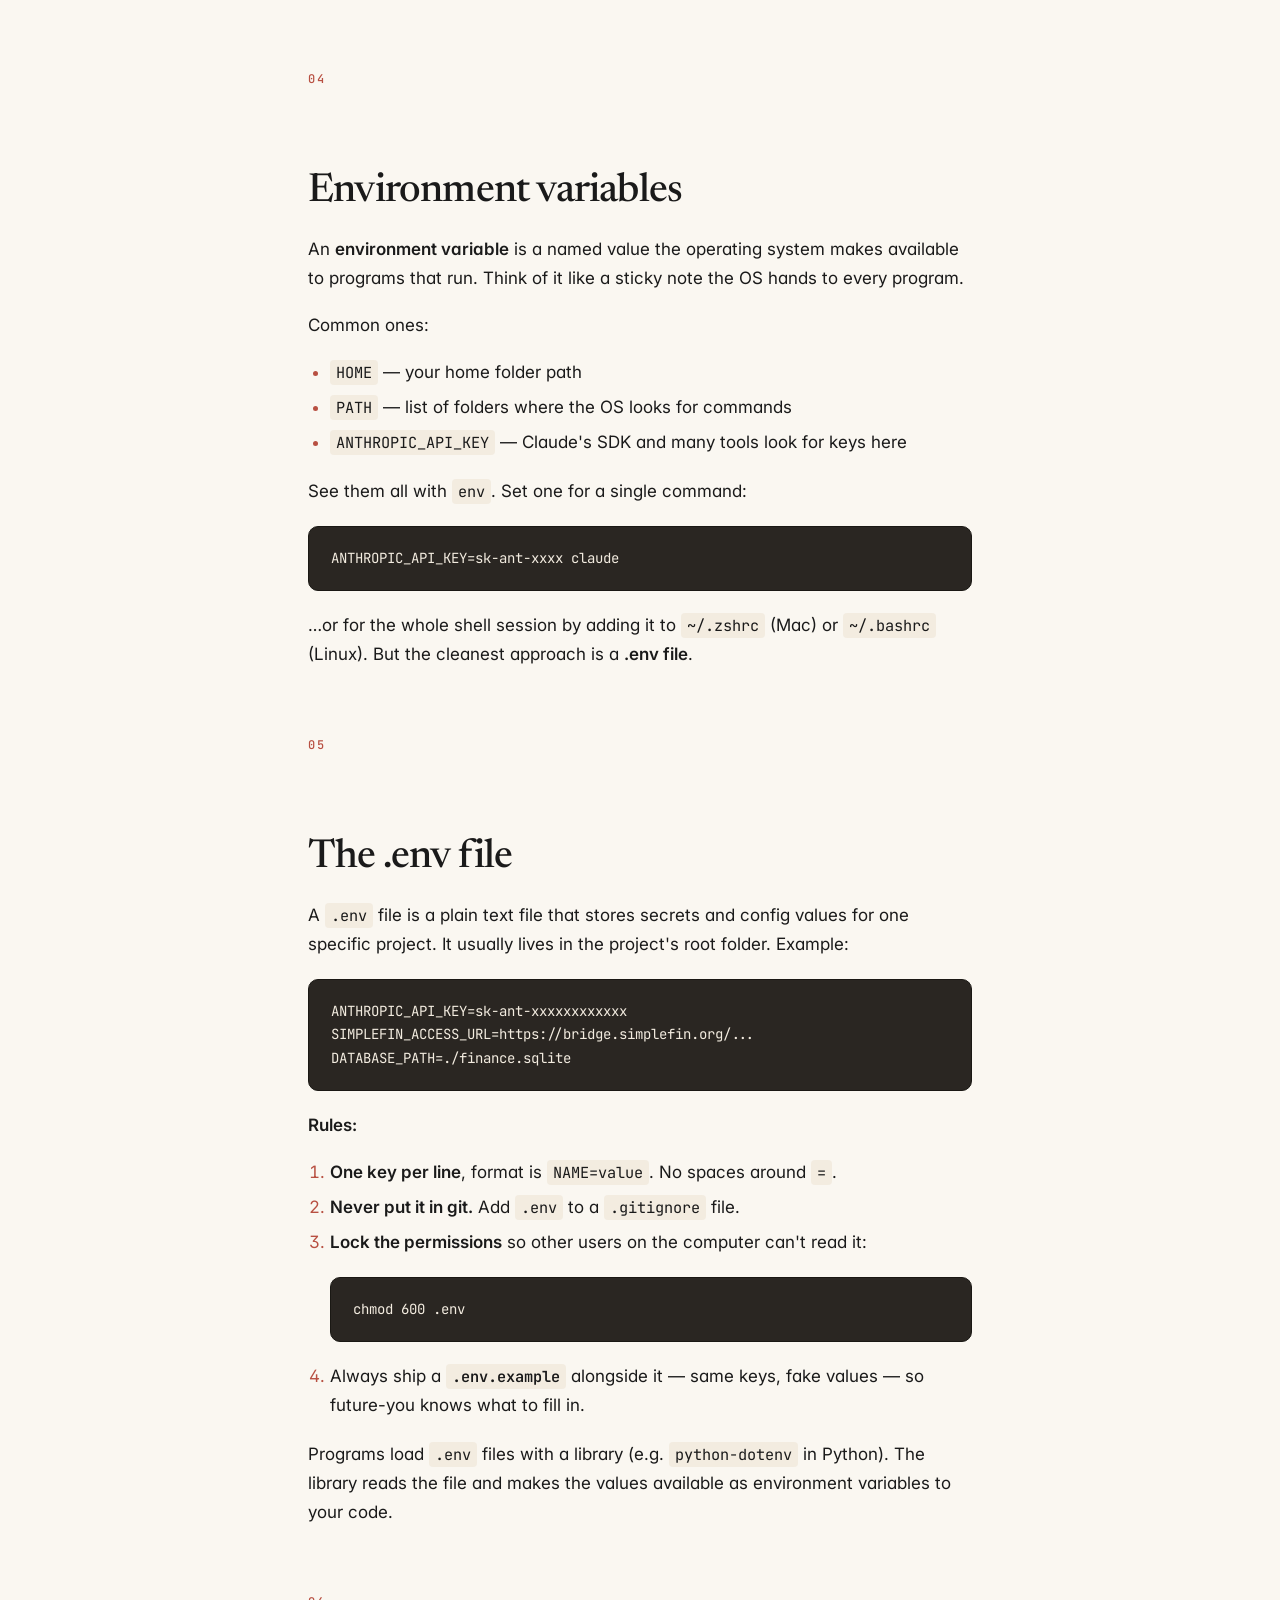
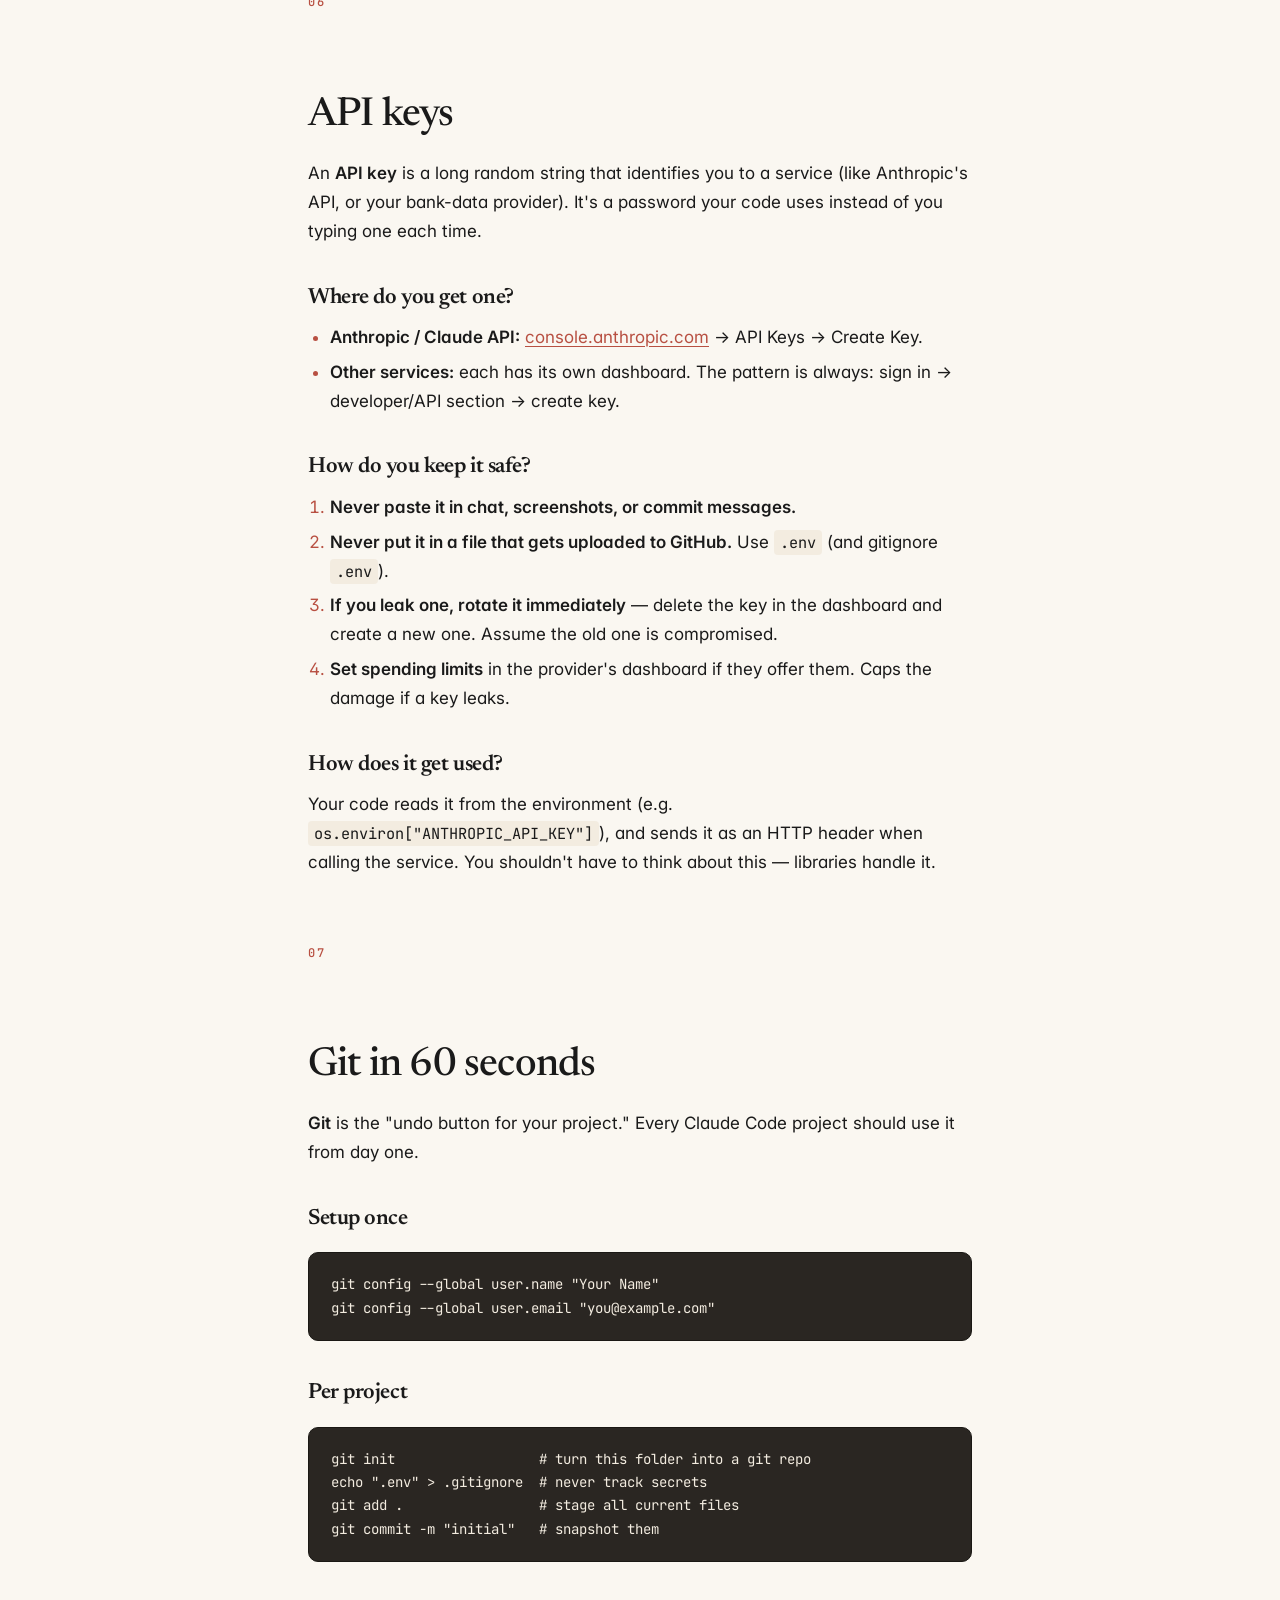
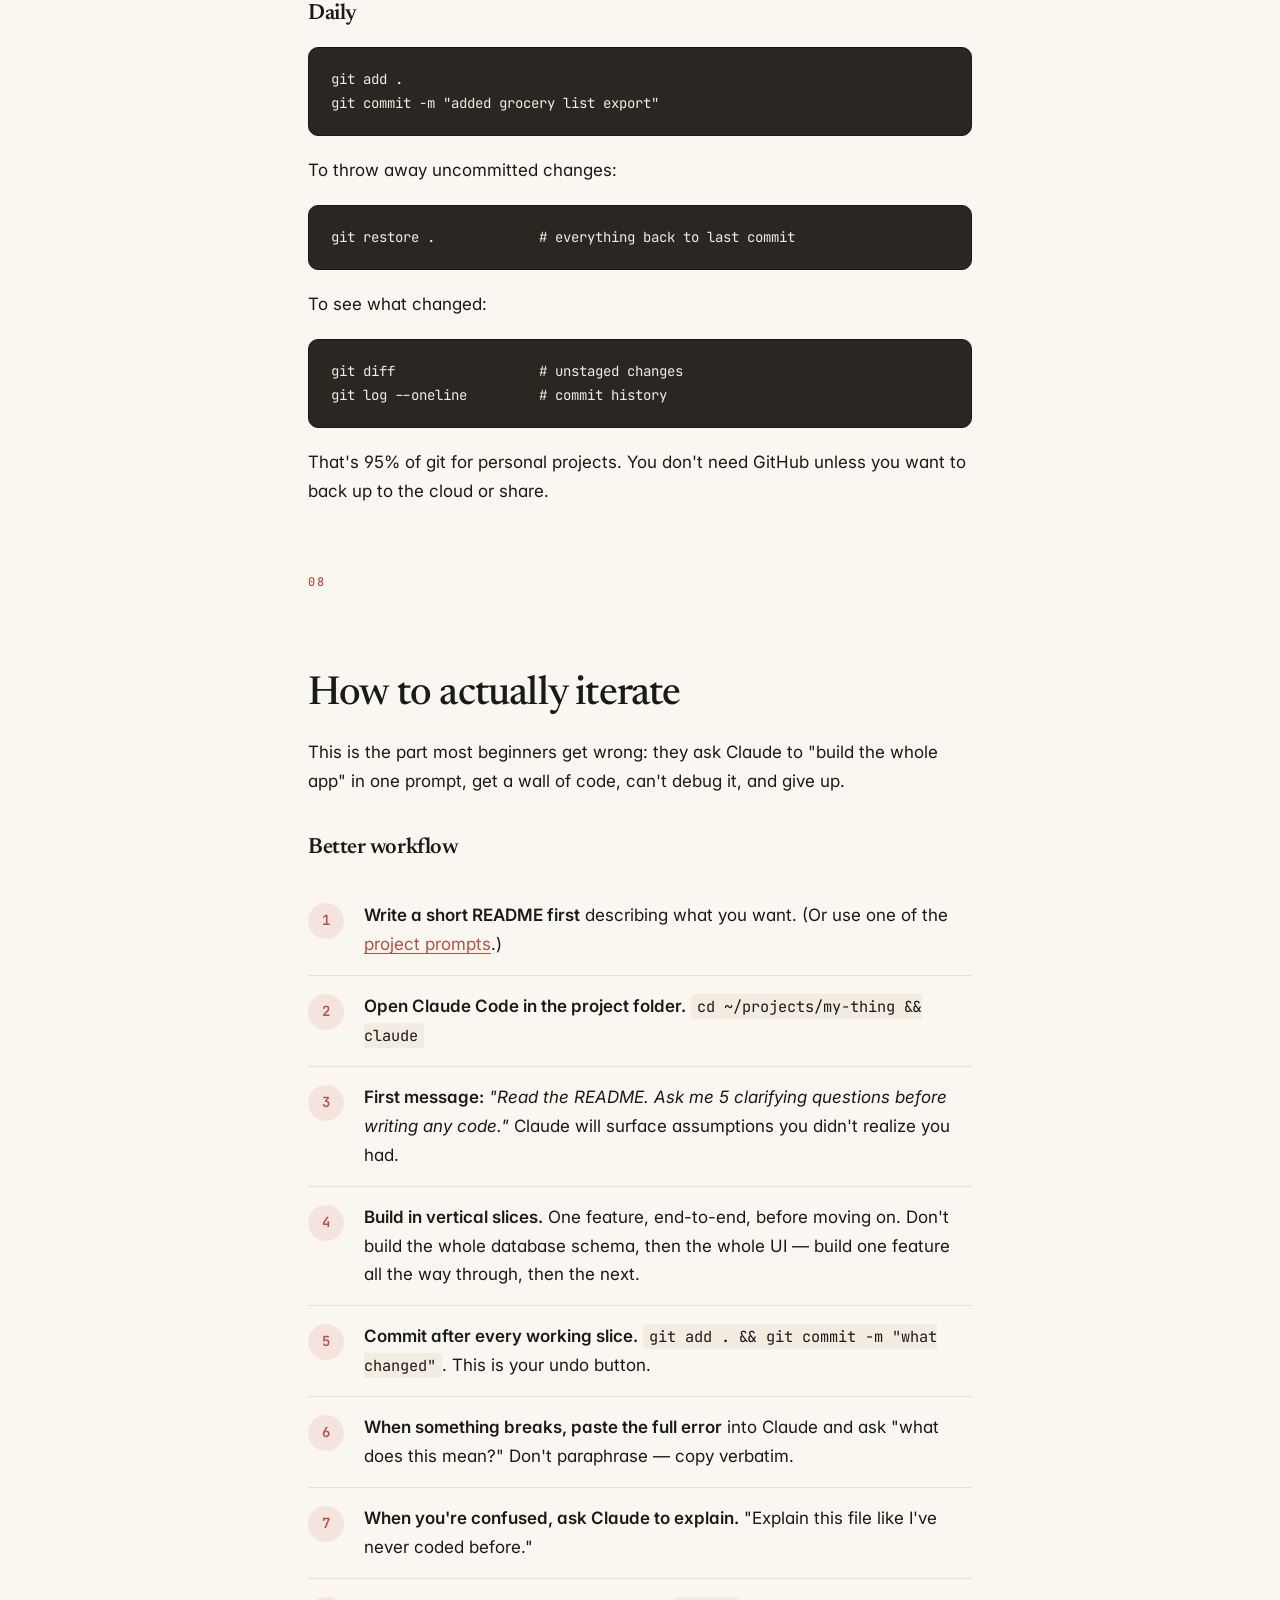
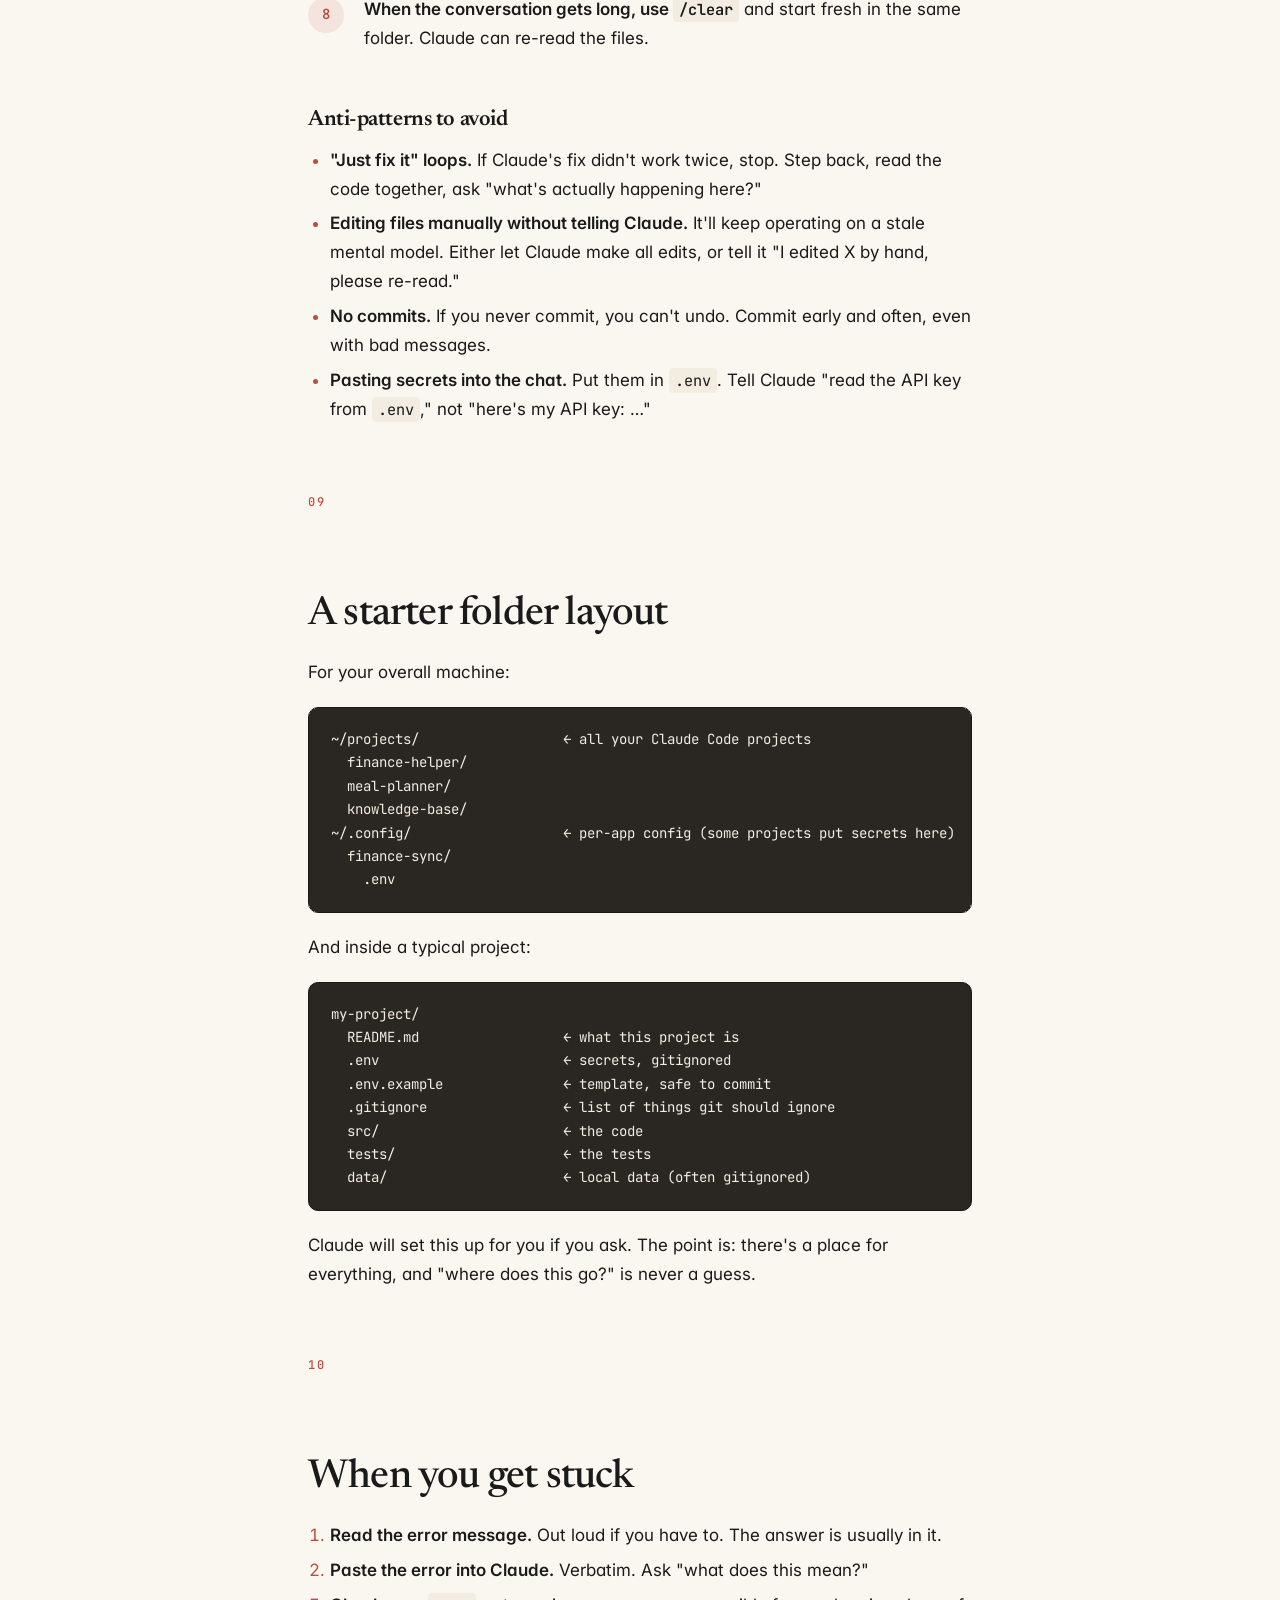
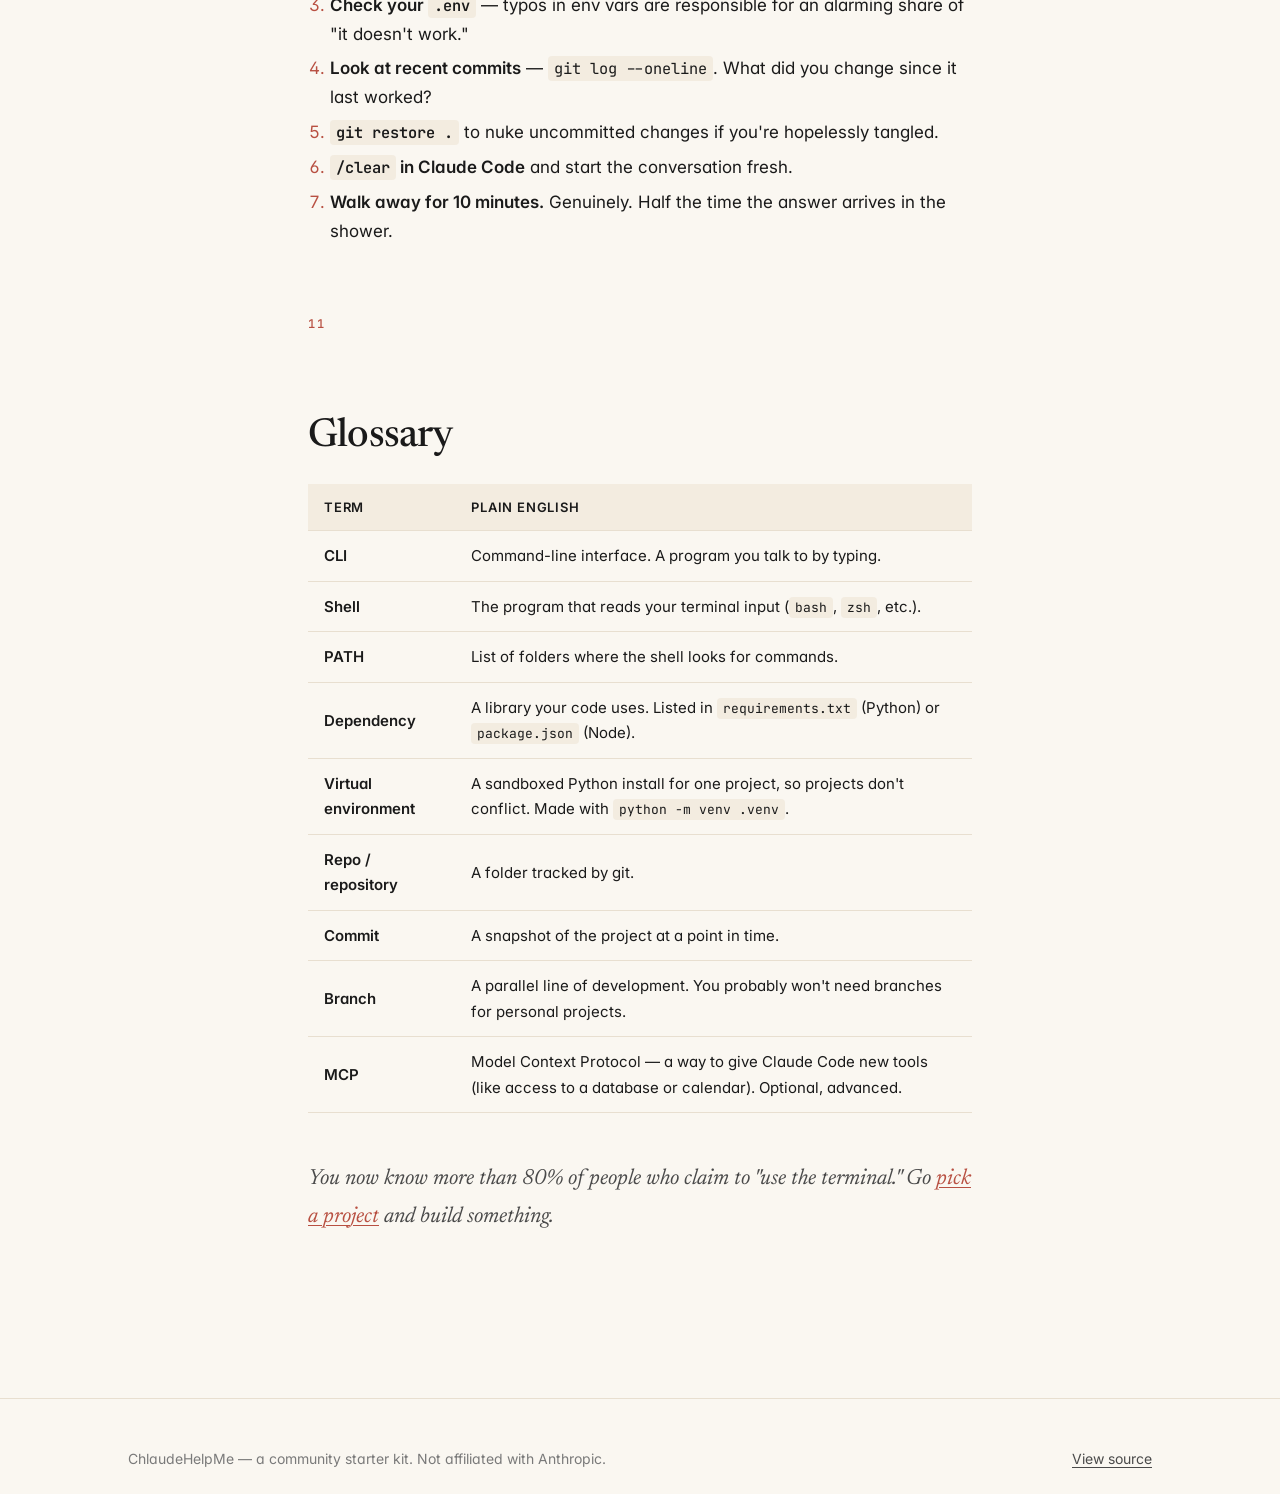
<file: site/beginners.html>
<!doctype html>
<html lang="en">
<head>
<meta charset="utf-8" />
<meta name="viewport" content="width=device-width, initial-scale=1" />
<title>Beginner's Guide — ChlaudeHelpMe</title>
<meta name="description" content="Terminals, file paths, env files, API keys, git, and how to actually iterate on a Claude Code project — in plain English." />
<link rel="preconnect" href="https://fonts.googleapis.com" />
<link rel="preconnect" href="https://fonts.gstatic.com" crossorigin />
<link href="https://fonts.googleapis.com/css2?family=Newsreader:ital,wght@0,400;0,500;0,600;1,400;1,500&family=Inter:wght@400;500;600&family=JetBrains+Mono:wght@400;500&display=swap" rel="stylesheet" />
<link rel="stylesheet" href="assets/style.css" />
<link rel="icon" href="data:image/svg+xml,%3Csvg xmlns='http://www.w3.org/2000/svg' viewBox='0 0 32 32'%3E%3Crect width='32' height='32' rx='6' fill='%23b85042'/%3E%3Ctext x='16' y='22' font-family='Georgia,serif' font-size='20' font-weight='500' fill='%23faf7f1' text-anchor='middle'%3EC%3C/text%3E%3C/svg%3E" />
</head>
<body>

<header class="site-header">
  <nav class="nav">
    <a class="brand" href="index.html">Chlaude<span class="dot">·</span>HelpMe</a>
    <div class="nav-links">
      <a href="index.html#setup">Setup</a>
      <a href="index.html#projects">Projects</a>
      <a href="beginners.html">Beginners</a>
      <a href="https://github.com/robbie-med/ChlaudeHelpMe" target="_blank" rel="noopener">GitHub</a>
    </div>
  </nav>
</header>

<main>
<section class="hero" style="padding-bottom: 24px;">
  <div class="prose">
    <div class="eyebrow">The "I've never done this before" guide</div>
    <h1>Plain English for the&nbsp;curious.</h1>
    <p class="lede">This guide assumes you've never seriously used a terminal, don't know what an env file is, and have never touched git. By the end, you'll know enough to confidently iterate on Claude Code projects on your own computer.</p>
    <p class="muted small">Read in order. Each section builds on the last. Skim if you already know the topic.</p>
  </div>
</section>

<section id="terminal">
  <div class="prose">
    <div class="section-divider"></div>
    <div class="eyebrow">01</div>
    <h2>The Terminal</h2>
    <p>The Terminal is a window where you type commands and the computer runs them. It's not magic — it's the same computer, just without buttons.</p>
    <ul>
      <li><strong>macOS:</strong> open the <strong>Terminal</strong> app (<span class="kbd">⌘</span> + <span class="kbd">Space</span>, type "Terminal").</li>
      <li><strong>Linux:</strong> open whatever terminal app your distro ships (GNOME Terminal, Konsole, etc.).</li>
    </ul>
    <p>You'll see something like:</p>
    <pre><code>yourname@yourcomputer ~ %</code></pre>
    <p>The <code>~</code> is your <strong>home folder</strong>. The <code>%</code> (or <code>$</code>) is the <strong>prompt</strong> — the computer is waiting for you to type a command.</p>

    <h3>The six commands you need</h3>
    <table>
      <thead><tr><th>Command</th><th>What it does</th><th>Example</th></tr></thead>
      <tbody>
        <tr><td><code>pwd</code></td><td>"Print working directory" — where am I?</td><td><code>pwd</code></td></tr>
        <tr><td><code>ls</code></td><td>List files in the current folder</td><td><code>ls</code></td></tr>
        <tr><td><code>cd</code></td><td>Change directory (move into a folder)</td><td><code>cd Documents</code></td></tr>
        <tr><td><code>cd ..</code></td><td>Go up one folder</td><td><code>cd ..</code></td></tr>
        <tr><td><code>mkdir</code></td><td>Make a new folder</td><td><code>mkdir projects</code></td></tr>
        <tr><td><code>clear</code></td><td>Clear the screen</td><td><code>clear</code></td></tr>
      </tbody>
    </table>
    <p>That's it. Everything else you can ask Claude.</p>
    <div class="callout"><strong>Tip:</strong> drag a folder from Finder/Files into the terminal window — it pastes the path. Useful when paths get long.</div>
  </div>
</section>

<section id="paths">
  <div class="prose">
    <div class="eyebrow">02</div>
    <h2>File paths</h2>
    <p>A <strong>path</strong> is the address of a file or folder. Two flavors:</p>
    <ul>
      <li><strong>Absolute</strong> — starts at the root. <code>/Users/jane/projects/finance/app.py</code></li>
      <li><strong>Relative</strong> — starts where you are. If you're in <code>/Users/jane/projects/</code>, then <code>finance/app.py</code> is the same file.</li>
    </ul>
    <p>Shortcuts:</p>
    <ul>
      <li><code>~</code> means your home folder. <code>~/Documents</code> = <code>/Users/jane/Documents</code>.</li>
      <li><code>.</code> means "current folder."</li>
      <li><code>..</code> means "parent folder."</li>
    </ul>
    <p>Files starting with <code>.</code> (like <code>.env</code>) are hidden by default — use <code>ls -a</code> to see them.</p>
  </div>
</section>

<section id="projects-structure">
  <div class="prose">
    <div class="eyebrow">03</div>
    <h2>What is a project, structurally?</h2>
    <p>A <strong>project</strong> is just a folder with related files inside it. That's it. Convention:</p>
    <pre><code>~/projects/
  finance-helper/        ← one project
    README.md
    .env                 ← your secrets (never share)
    .gitignore           ← tells git what to ignore
    app.py
    requirements.txt
  meal-planner/          ← another project
    ...</code></pre>
    <p><strong>Rules of thumb:</strong></p>
    <ul>
      <li>One folder per project. Don't mix two tools in one folder.</li>
      <li>Keep projects under <code>~/projects/</code> so you can find them.</li>
      <li>Lowercase folder names with dashes: <code>meal-planner</code>, not <code>Meal Planner</code>.</li>
    </ul>
  </div>
</section>

<section id="env-vars">
  <div class="prose">
    <div class="eyebrow">04</div>
    <h2>Environment variables</h2>
    <p>An <strong>environment variable</strong> is a named value the operating system makes available to programs that run. Think of it like a sticky note the OS hands to every program.</p>
    <p>Common ones:</p>
    <ul>
      <li><code>HOME</code> — your home folder path</li>
      <li><code>PATH</code> — list of folders where the OS looks for commands</li>
      <li><code>ANTHROPIC_API_KEY</code> — Claude's SDK and many tools look for keys here</li>
    </ul>
    <p>See them all with <code>env</code>. Set one for a single command:</p>
    <pre><code>ANTHROPIC_API_KEY=sk-ant-xxxx claude</code></pre>
    <p>…or for the whole shell session by adding it to <code>~/.zshrc</code> (Mac) or <code>~/.bashrc</code> (Linux). But the cleanest approach is a <strong>.env file</strong>.</p>
  </div>
</section>

<section id="env-file">
  <div class="prose">
    <div class="eyebrow">05</div>
    <h2>The .env file</h2>
    <p>A <code>.env</code> file is a plain text file that stores secrets and config values for one specific project. It usually lives in the project's root folder. Example:</p>
    <pre><code>ANTHROPIC_API_KEY=sk-ant-xxxxxxxxxxxx
SIMPLEFIN_ACCESS_URL=https://bridge.simplefin.org/...
DATABASE_PATH=./finance.sqlite</code></pre>
    <p><strong>Rules:</strong></p>
    <ol>
      <li><strong>One key per line</strong>, format is <code>NAME=value</code>. No spaces around <code>=</code>.</li>
      <li><strong>Never put it in git.</strong> Add <code>.env</code> to a <code>.gitignore</code> file.</li>
      <li><strong>Lock the permissions</strong> so other users on the computer can't read it:
        <pre><code>chmod 600 .env</code></pre>
      </li>
      <li>Always ship a <strong><code>.env.example</code></strong> alongside it — same keys, fake values — so future-you knows what to fill in.</li>
    </ol>
    <p>Programs load <code>.env</code> files with a library (e.g. <code>python-dotenv</code> in Python). The library reads the file and makes the values available as environment variables to your code.</p>
  </div>
</section>

<section id="api-keys">
  <div class="prose">
    <div class="eyebrow">06</div>
    <h2>API keys</h2>
    <p>An <strong>API key</strong> is a long random string that identifies you to a service (like Anthropic's API, or your bank-data provider). It's a password your code uses instead of you typing one each time.</p>

    <h3>Where do you get one?</h3>
    <ul>
      <li><strong>Anthropic / Claude API:</strong> <a href="https://console.anthropic.com" target="_blank" rel="noopener">console.anthropic.com</a> → API Keys → Create Key.</li>
      <li><strong>Other services:</strong> each has its own dashboard. The pattern is always: sign in → developer/API section → create key.</li>
    </ul>

    <h3>How do you keep it safe?</h3>
    <ol>
      <li><strong>Never paste it in chat, screenshots, or commit messages.</strong></li>
      <li><strong>Never put it in a file that gets uploaded to GitHub.</strong> Use <code>.env</code> (and gitignore <code>.env</code>).</li>
      <li><strong>If you leak one, rotate it immediately</strong> — delete the key in the dashboard and create a new one. Assume the old one is compromised.</li>
      <li><strong>Set spending limits</strong> in the provider's dashboard if they offer them. Caps the damage if a key leaks.</li>
    </ol>

    <h3>How does it get used?</h3>
    <p>Your code reads it from the environment (e.g. <code>os.environ["ANTHROPIC_API_KEY"]</code>), and sends it as an HTTP header when calling the service. You shouldn't have to think about this — libraries handle it.</p>
  </div>
</section>

<section id="git">
  <div class="prose">
    <div class="eyebrow">07</div>
    <h2>Git in 60 seconds</h2>
    <p><strong>Git</strong> is the "undo button for your project." Every Claude Code project should use it from day one.</p>

    <h3>Setup once</h3>
    <pre><code>git config --global user.name "Your Name"
git config --global user.email "you@example.com"</code></pre>

    <h3>Per project</h3>
    <pre><code>git init                  # turn this folder into a git repo
echo ".env" &gt; .gitignore  # never track secrets
git add .                 # stage all current files
git commit -m "initial"   # snapshot them</code></pre>

    <h3>Daily</h3>
    <pre><code>git add .
git commit -m "added grocery list export"</code></pre>

    <p>To throw away uncommitted changes:</p>
    <pre><code>git restore .             # everything back to last commit</code></pre>

    <p>To see what changed:</p>
    <pre><code>git diff                  # unstaged changes
git log --oneline         # commit history</code></pre>

    <p>That's 95% of git for personal projects. You don't need GitHub unless you want to back up to the cloud or share.</p>
  </div>
</section>

<section id="iterate">
  <div class="prose">
    <div class="eyebrow">08</div>
    <h2>How to actually iterate</h2>
    <p>This is the part most beginners get wrong: they ask Claude to "build the whole app" in one prompt, get a wall of code, can't debug it, and give up.</p>
    <h3>Better workflow</h3>
    <ol class="steps">
      <li><strong>Write a short README first</strong> describing what you want. (Or use one of the <a href="index.html#projects">project prompts</a>.)</li>
      <li><strong>Open Claude Code in the project folder.</strong> <code>cd ~/projects/my-thing &amp;&amp; claude</code></li>
      <li><strong>First message:</strong> <em>"Read the README. Ask me 5 clarifying questions before writing any code."</em> Claude will surface assumptions you didn't realize you had.</li>
      <li><strong>Build in vertical slices.</strong> One feature, end-to-end, before moving on. Don't build the whole database schema, then the whole UI — build one feature all the way through, then the next.</li>
      <li><strong>Commit after every working slice.</strong> <code>git add . &amp;&amp; git commit -m "what changed"</code>. This is your undo button.</li>
      <li><strong>When something breaks, paste the full error</strong> into Claude and ask "what does this mean?" Don't paraphrase — copy verbatim.</li>
      <li><strong>When you're confused, ask Claude to explain.</strong> "Explain this file like I've never coded before."</li>
      <li><strong>When the conversation gets long, use <code>/clear</code></strong> and start fresh in the same folder. Claude can re-read the files.</li>
    </ol>

    <h3>Anti-patterns to avoid</h3>
    <ul>
      <li><strong>"Just fix it" loops.</strong> If Claude's fix didn't work twice, stop. Step back, read the code together, ask "what's actually happening here?"</li>
      <li><strong>Editing files manually without telling Claude.</strong> It'll keep operating on a stale mental model. Either let Claude make all edits, or tell it "I edited X by hand, please re-read."</li>
      <li><strong>No commits.</strong> If you never commit, you can't undo. Commit early and often, even with bad messages.</li>
      <li><strong>Pasting secrets into the chat.</strong> Put them in <code>.env</code>. Tell Claude "read the API key from <code>.env</code>," not "here's my API key: …"</li>
    </ul>
  </div>
</section>

<section id="layout">
  <div class="prose">
    <div class="eyebrow">09</div>
    <h2>A starter folder layout</h2>
    <p>For your overall machine:</p>
    <pre><code>~/projects/                  ← all your Claude Code projects
  finance-helper/
  meal-planner/
  knowledge-base/
~/.config/                   ← per-app config (some projects put secrets here)
  finance-sync/
    .env</code></pre>
    <p>And inside a typical project:</p>
    <pre><code>my-project/
  README.md                  ← what this project is
  .env                       ← secrets, gitignored
  .env.example               ← template, safe to commit
  .gitignore                 ← list of things git should ignore
  src/                       ← the code
  tests/                     ← the tests
  data/                      ← local data (often gitignored)</code></pre>
    <p>Claude will set this up for you if you ask. The point is: there's a place for everything, and "where does this go?" is never a guess.</p>
  </div>
</section>

<section id="stuck">
  <div class="prose">
    <div class="eyebrow">10</div>
    <h2>When you get stuck</h2>
    <ol>
      <li><strong>Read the error message.</strong> Out loud if you have to. The answer is usually in it.</li>
      <li><strong>Paste the error into Claude.</strong> Verbatim. Ask "what does this mean?"</li>
      <li><strong>Check your <code>.env</code></strong> — typos in env vars are responsible for an alarming share of "it doesn't work."</li>
      <li><strong>Look at recent commits</strong> — <code>git log --oneline</code>. What did you change since it last worked?</li>
      <li><strong><code>git restore .</code></strong> to nuke uncommitted changes if you're hopelessly tangled.</li>
      <li><strong><code>/clear</code> in Claude Code</strong> and start the conversation fresh.</li>
      <li><strong>Walk away for 10 minutes.</strong> Genuinely. Half the time the answer arrives in the shower.</li>
    </ol>
  </div>
</section>

<section id="glossary">
  <div class="prose">
    <div class="eyebrow">11</div>
    <h2>Glossary</h2>
    <table>
      <thead><tr><th>Term</th><th>Plain English</th></tr></thead>
      <tbody>
        <tr><td><strong>CLI</strong></td><td>Command-line interface. A program you talk to by typing.</td></tr>
        <tr><td><strong>Shell</strong></td><td>The program that reads your terminal input (<code>bash</code>, <code>zsh</code>, etc.).</td></tr>
        <tr><td><strong>PATH</strong></td><td>List of folders where the shell looks for commands.</td></tr>
        <tr><td><strong>Dependency</strong></td><td>A library your code uses. Listed in <code>requirements.txt</code> (Python) or <code>package.json</code> (Node).</td></tr>
        <tr><td><strong>Virtual environment</strong></td><td>A sandboxed Python install for one project, so projects don't conflict. Made with <code>python -m venv .venv</code>.</td></tr>
        <tr><td><strong>Repo / repository</strong></td><td>A folder tracked by git.</td></tr>
        <tr><td><strong>Commit</strong></td><td>A snapshot of the project at a point in time.</td></tr>
        <tr><td><strong>Branch</strong></td><td>A parallel line of development. You probably won't need branches for personal projects.</td></tr>
        <tr><td><strong>MCP</strong></td><td>Model Context Protocol — a way to give Claude Code new tools (like access to a database or calendar). Optional, advanced.</td></tr>
      </tbody>
    </table>
    <p style="margin-top: 48px; font-family: var(--font-serif); font-size: 22px; font-style: italic; color: var(--ink-2);">You now know more than 80% of people who claim to "use the terminal." Go <a href="index.html#projects">pick a project</a> and build something.</p>
  </div>
</section>

</main>

<footer class="site-footer">
  <div class="container">
    <div>ChlaudeHelpMe — a community starter kit. Not affiliated with Anthropic.</div>
    <div><a href="https://github.com/robbie-med/ChlaudeHelpMe" target="_blank" rel="noopener">View source</a></div>
  </div>
</footer>

<script src="assets/copy.js"></script>
</body>
</html>
</file>
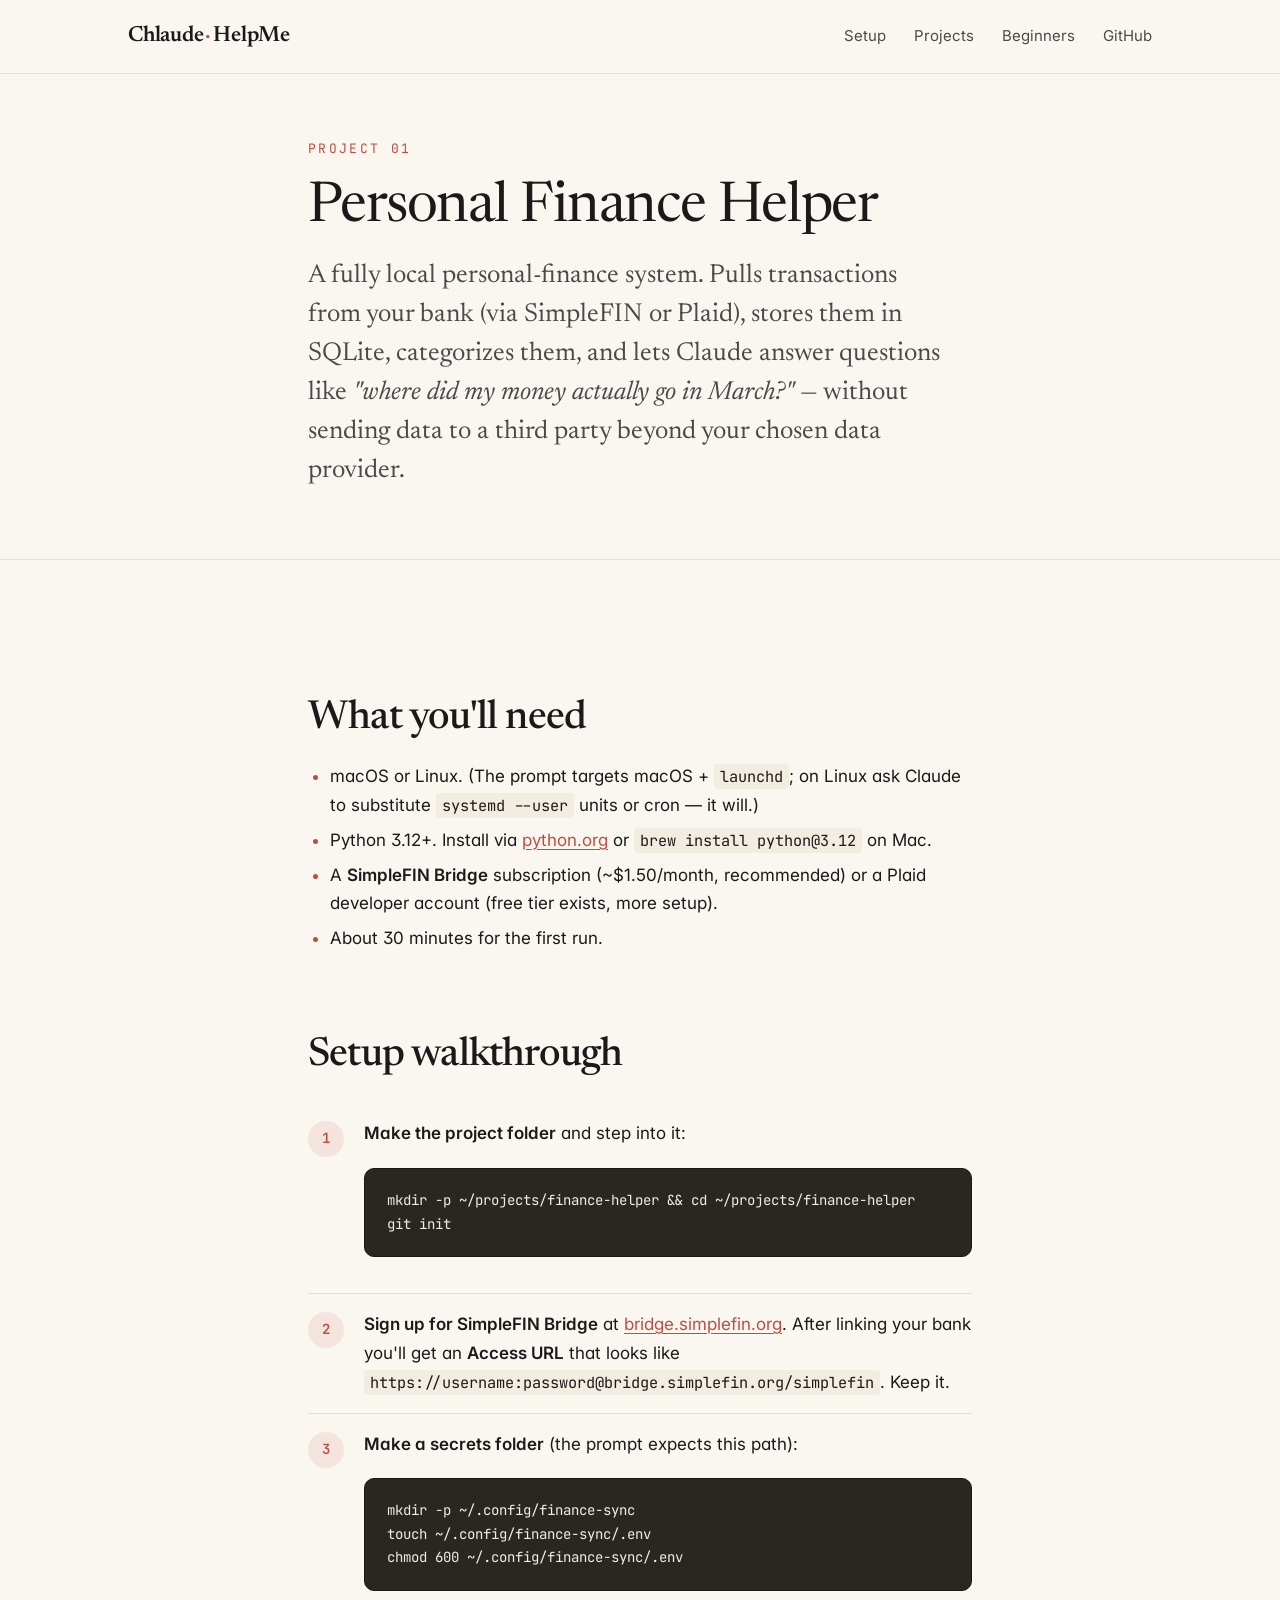
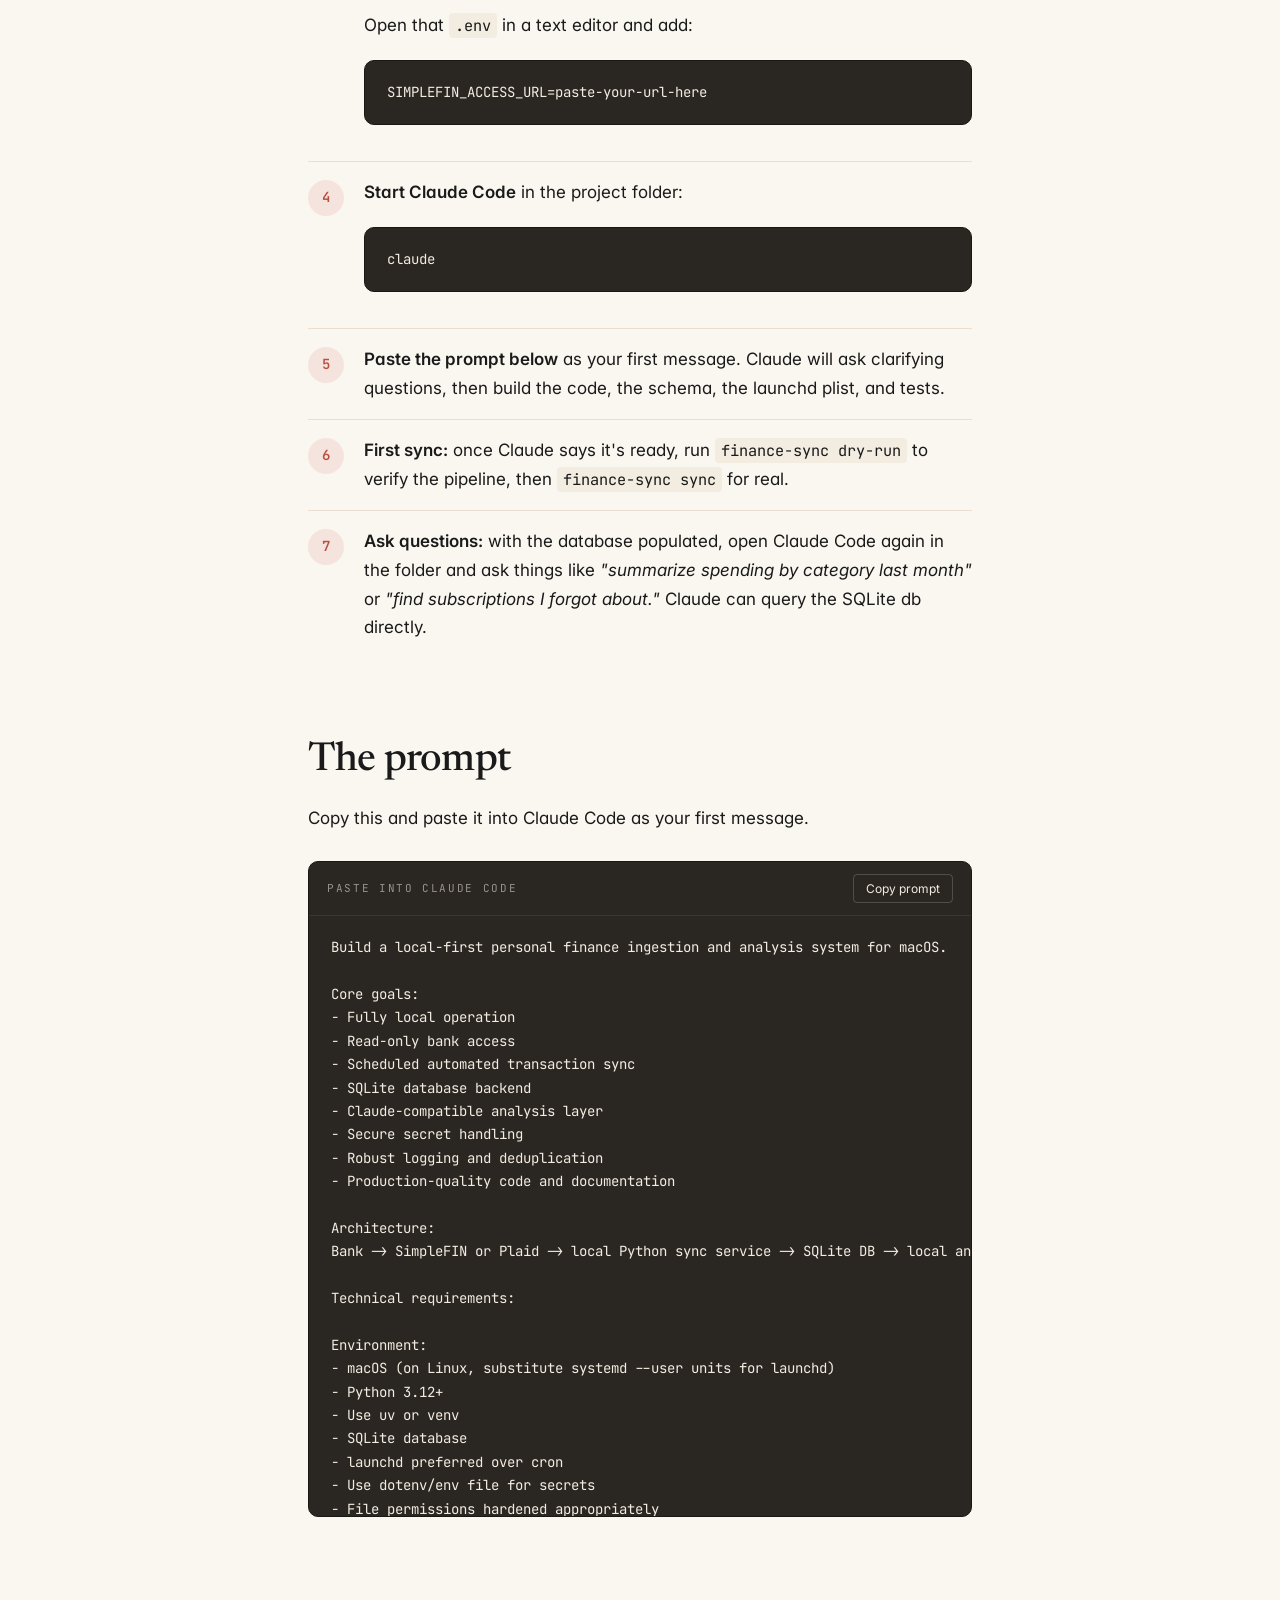
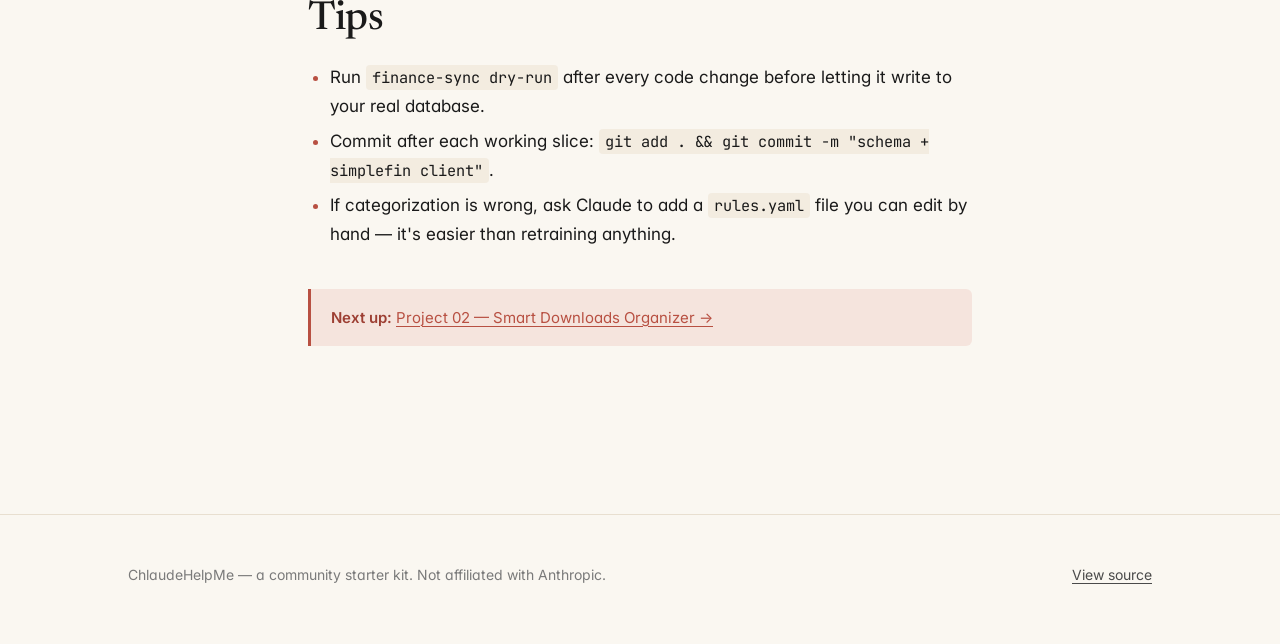
<file: site/projects/01-finance-helper.html>
<!doctype html>
<html lang="en">
<head>
<meta charset="utf-8" />
<meta name="viewport" content="width=device-width, initial-scale=1" />
<title>Personal Finance Helper — ChlaudeHelpMe</title>
<meta name="description" content="A local-first personal finance system. Bank transactions in SQLite. Claude answers where your money went." />
<link rel="preconnect" href="https://fonts.googleapis.com" />
<link rel="preconnect" href="https://fonts.gstatic.com" crossorigin />
<link href="https://fonts.googleapis.com/css2?family=Newsreader:ital,wght@0,400;0,500;0,600;1,400;1,500&family=Inter:wght@400;500;600&family=JetBrains+Mono:wght@400;500&display=swap" rel="stylesheet" />
<link rel="stylesheet" href="../assets/style.css" />
<link rel="icon" href="data:image/svg+xml,%3Csvg xmlns='http://www.w3.org/2000/svg' viewBox='0 0 32 32'%3E%3Crect width='32' height='32' rx='6' fill='%23b85042'/%3E%3Ctext x='16' y='22' font-family='Georgia,serif' font-size='20' font-weight='500' fill='%23faf7f1' text-anchor='middle'%3EC%3C/text%3E%3C/svg%3E" />
</head>
<body>

<header class="site-header">
  <nav class="nav">
    <a class="brand" href="../index.html">Chlaude<span class="dot">·</span>HelpMe</a>
    <div class="nav-links">
      <a href="../index.html#setup">Setup</a>
      <a href="../index.html#projects">Projects</a>
      <a href="../beginners.html">Beginners</a>
      <a href="https://github.com/robbie-med/ChlaudeHelpMe" target="_blank" rel="noopener">GitHub</a>
    </div>
  </nav>
</header>

<main>

<section class="project-hero">
  <div class="prose">
    <div class="num">Project 01</div>
    <h1>Personal Finance Helper</h1>
    <p class="lede">A fully local personal-finance system. Pulls transactions from your bank (via SimpleFIN or Plaid), stores them in SQLite, categorizes them, and lets Claude answer questions like <em>"where did my money actually go in March?"</em> — without sending data to a third party beyond your chosen data provider.</p>
  </div>
</section>

<section>
  <div class="prose">
    <h2>What you'll need</h2>
    <ul>
      <li>macOS or Linux. (The prompt targets macOS + <code>launchd</code>; on Linux ask Claude to substitute <code>systemd --user</code> units or cron — it will.)</li>
      <li>Python 3.12+. Install via <a href="https://python.org" target="_blank" rel="noopener">python.org</a> or <code>brew install python@3.12</code> on Mac.</li>
      <li>A <strong>SimpleFIN Bridge</strong> subscription (~$1.50/month, recommended) or a Plaid developer account (free tier exists, more setup).</li>
      <li>About 30 minutes for the first run.</li>
    </ul>

    <h2>Setup walkthrough</h2>
    <ol class="steps">
      <li><strong>Make the project folder</strong> and step into it:
        <pre><code>mkdir -p ~/projects/finance-helper &amp;&amp; cd ~/projects/finance-helper
git init</code></pre>
      </li>
      <li><strong>Sign up for SimpleFIN Bridge</strong> at <a href="https://bridge.simplefin.org" target="_blank" rel="noopener">bridge.simplefin.org</a>. After linking your bank you'll get an <strong>Access URL</strong> that looks like <code>https://username:password@bridge.simplefin.org/simplefin</code>. Keep it.
      </li>
      <li><strong>Make a secrets folder</strong> (the prompt expects this path):
        <pre><code>mkdir -p ~/.config/finance-sync
touch ~/.config/finance-sync/.env
chmod 600 ~/.config/finance-sync/.env</code></pre>
        Open that <code>.env</code> in a text editor and add:
        <pre><code>SIMPLEFIN_ACCESS_URL=paste-your-url-here</code></pre>
      </li>
      <li><strong>Start Claude Code</strong> in the project folder:
        <pre><code>claude</code></pre>
      </li>
      <li><strong>Paste the prompt below</strong> as your first message. Claude will ask clarifying questions, then build the code, the schema, the launchd plist, and tests.</li>
      <li><strong>First sync:</strong> once Claude says it's ready, run <code>finance-sync dry-run</code> to verify the pipeline, then <code>finance-sync sync</code> for real.</li>
      <li><strong>Ask questions:</strong> with the database populated, open Claude Code again in the folder and ask things like <em>"summarize spending by category last month"</em> or <em>"find subscriptions I forgot about."</em> Claude can query the SQLite db directly.</li>
    </ol>

    <h2>The prompt</h2>
    <p>Copy this and paste it into Claude Code as your first message.</p>

    <div class="prompt-block">
      <div class="prompt-block-header">
        <span class="prompt-block-label">Paste into Claude Code</span>
        <button class="copy-btn">Copy prompt</button>
      </div>
      <pre><code>Build a local-first personal finance ingestion and analysis system for macOS.

Core goals:
- Fully local operation
- Read-only bank access
- Scheduled automated transaction sync
- SQLite database backend
- Claude-compatible analysis layer
- Secure secret handling
- Robust logging and deduplication
- Production-quality code and documentation

Architecture:
Bank -&gt; SimpleFIN or Plaid -&gt; local Python sync service -&gt; SQLite DB -&gt; local analysis/API layer -&gt; Claude Desktop or Claude API tools

Technical requirements:

Environment:
- macOS (on Linux, substitute systemd --user units for launchd)
- Python 3.12+
- Use uv or venv
- SQLite database
- launchd preferred over cron
- Use dotenv/env file for secrets
- File permissions hardened appropriately

Security requirements:
- Secrets stored only in local .env file
- Never print secrets to logs
- Read-only financial access only
- No credential storage beyond API tokens
- Validate TLS
- Use parameterized SQL queries
- Ensure idempotent transaction ingestion
- Support encrypted local backups if feasible
- Claude must never directly access bank credentials

Data sources:
1. SimpleFIN Bridge (default, preferred)
2. Plaid (optional)

Database schema (SQLite):
- institutions, accounts, transactions, categories, sync_state, ingestion_logs
- transactions table includes: transaction_id, posted_date, pending flag, merchant/raw description, normalized merchant, amount, currency, category, account_id, source system, imported_at, hash/dedup fields

Behavior:
- Deduplicate transactions safely
- Handle pending -&gt; posted transitions
- Preserve raw transaction text and source metadata
- Robust error handling with retry/backoff
- Structured logs
- Dry-run mode
- Unit tests

Scheduling:
- launchd plist running every 6 hours
- Installation instructions, logging paths

Secrets:
- Store in ~/.config/finance-sync/.env
- chmod 600
- Example keys: SIMPLEFIN_ACCESS_URL, PLAID_CLIENT_ID, PLAID_SECRET, PLAID_ACCESS_TOKEN

Project structure:
finance-sync/
  README.md
  pyproject.toml
  .env.example
  finance_sync/
    sync.py
    plaid_client.py
    simplefin_client.py
    db.py
    models.py
    categorizer.py
    logging_config.py
  launchd/
    com.user.financesync.plist
  tests/

CLI:
finance-sync sync
finance-sync dry-run
finance-sync export-csv
finance-sync monthly-summary

Claude integration:
Build a lightweight local API layer (or MCP-compatible interface) allowing Claude to:
- query summaries
- inspect categorized transactions
- answer budgeting questions
- generate reports
Claude must only receive sanitized transaction data, never credentials.

Code quality:
- Typed Python with Pydantic models
- Minimal dependencies
- Clean architecture
- Defensive programming

Deliverables:
- Complete runnable codebase
- README with setup instructions
- launchd installation instructions
- SQLite schema migration setup
- Example .env
- Example queries
- Unit tests
- Security notes
- Troubleshooting section

Before writing any code, ask me 5 clarifying questions about my bank, my categorization preferences, and how I plan to schedule syncs.</code></pre>
    </div>

    <h2>Tips</h2>
    <ul>
      <li>Run <code>finance-sync dry-run</code> after every code change before letting it write to your real database.</li>
      <li>Commit after each working slice: <code>git add . &amp;&amp; git commit -m "schema + simplefin client"</code>.</li>
      <li>If categorization is wrong, ask Claude to add a <code>rules.yaml</code> file you can edit by hand — it's easier than retraining anything.</li>
    </ul>

    <div class="callout" style="margin-top: 40px;">
      <strong>Next up:</strong> <a href="02-downloads-organizer.html">Project 02 — Smart Downloads Organizer →</a>
    </div>
  </div>
</section>

</main>

<footer class="site-footer">
  <div class="container">
    <div>ChlaudeHelpMe — a community starter kit. Not affiliated with Anthropic.</div>
    <div><a href="https://github.com/robbie-med/ChlaudeHelpMe" target="_blank" rel="noopener">View source</a></div>
  </div>
</footer>

<script src="../assets/copy.js"></script>
</body>
</html>
</file>
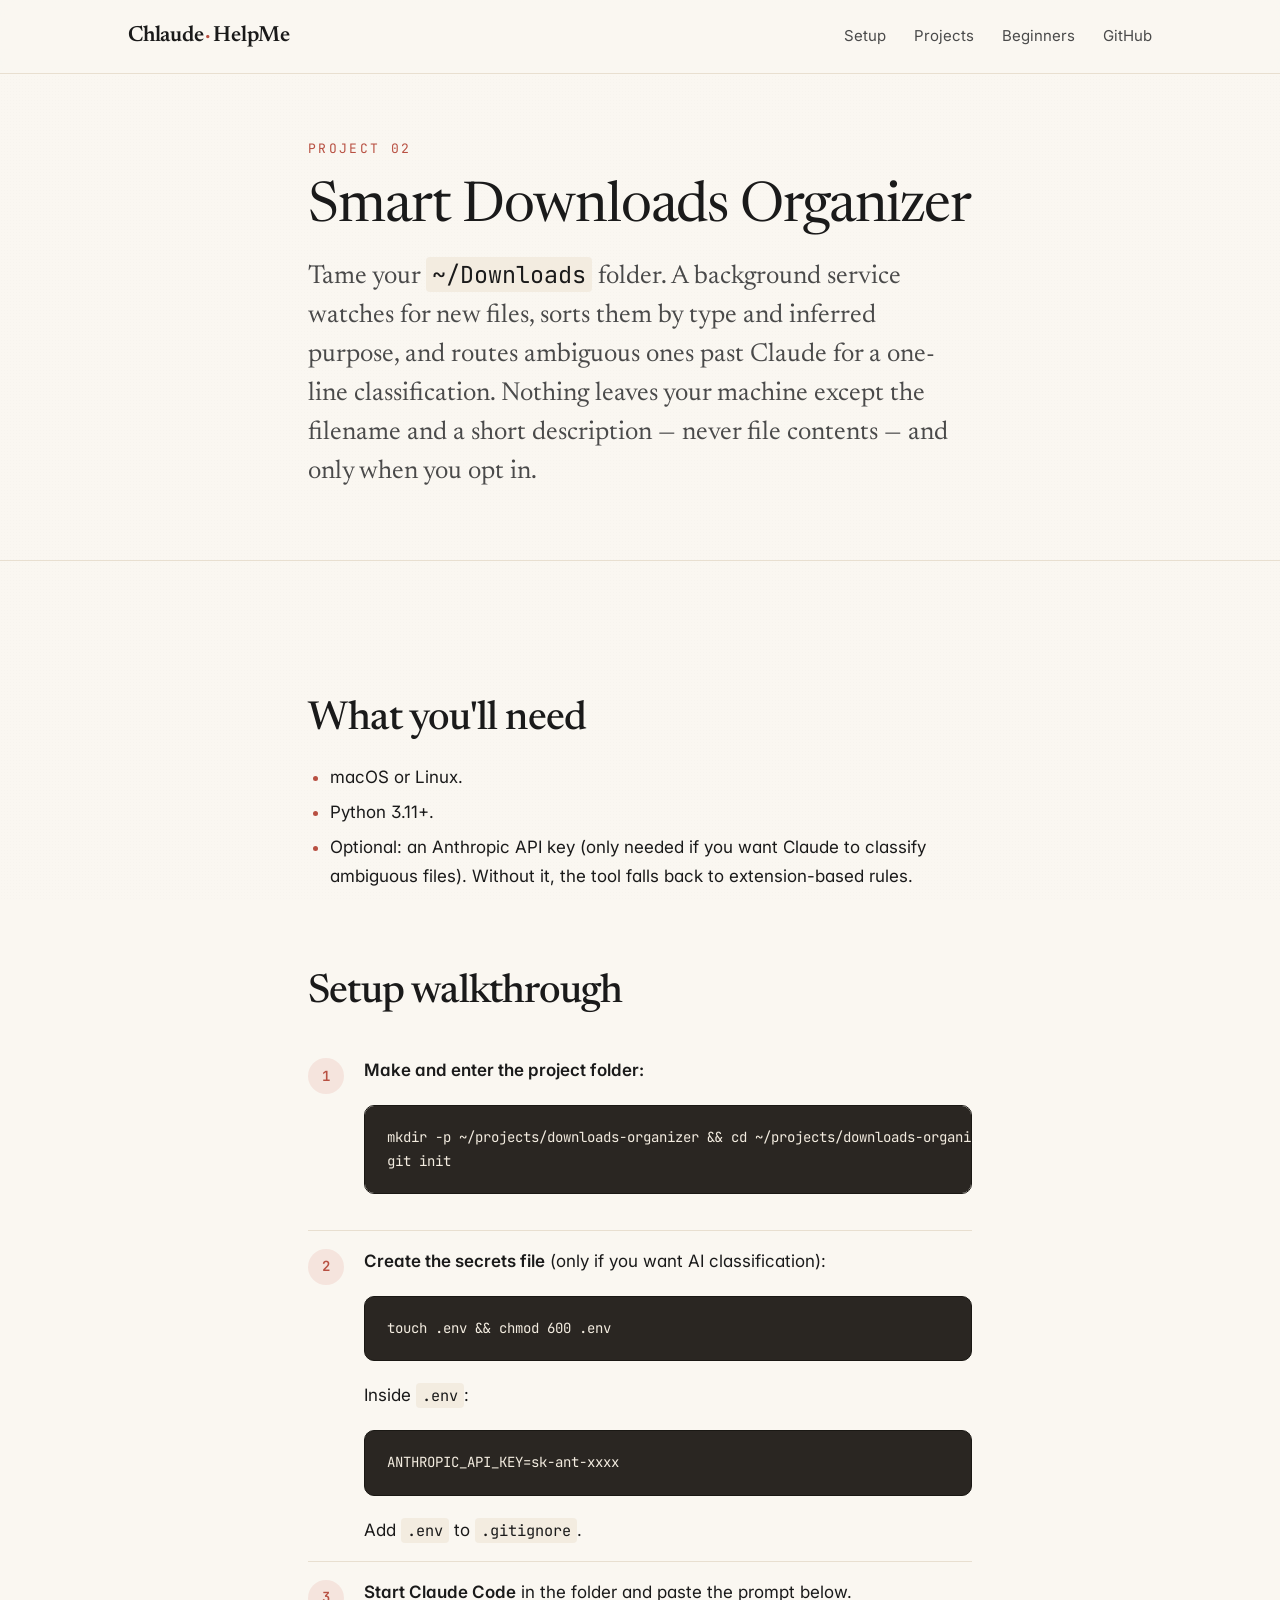
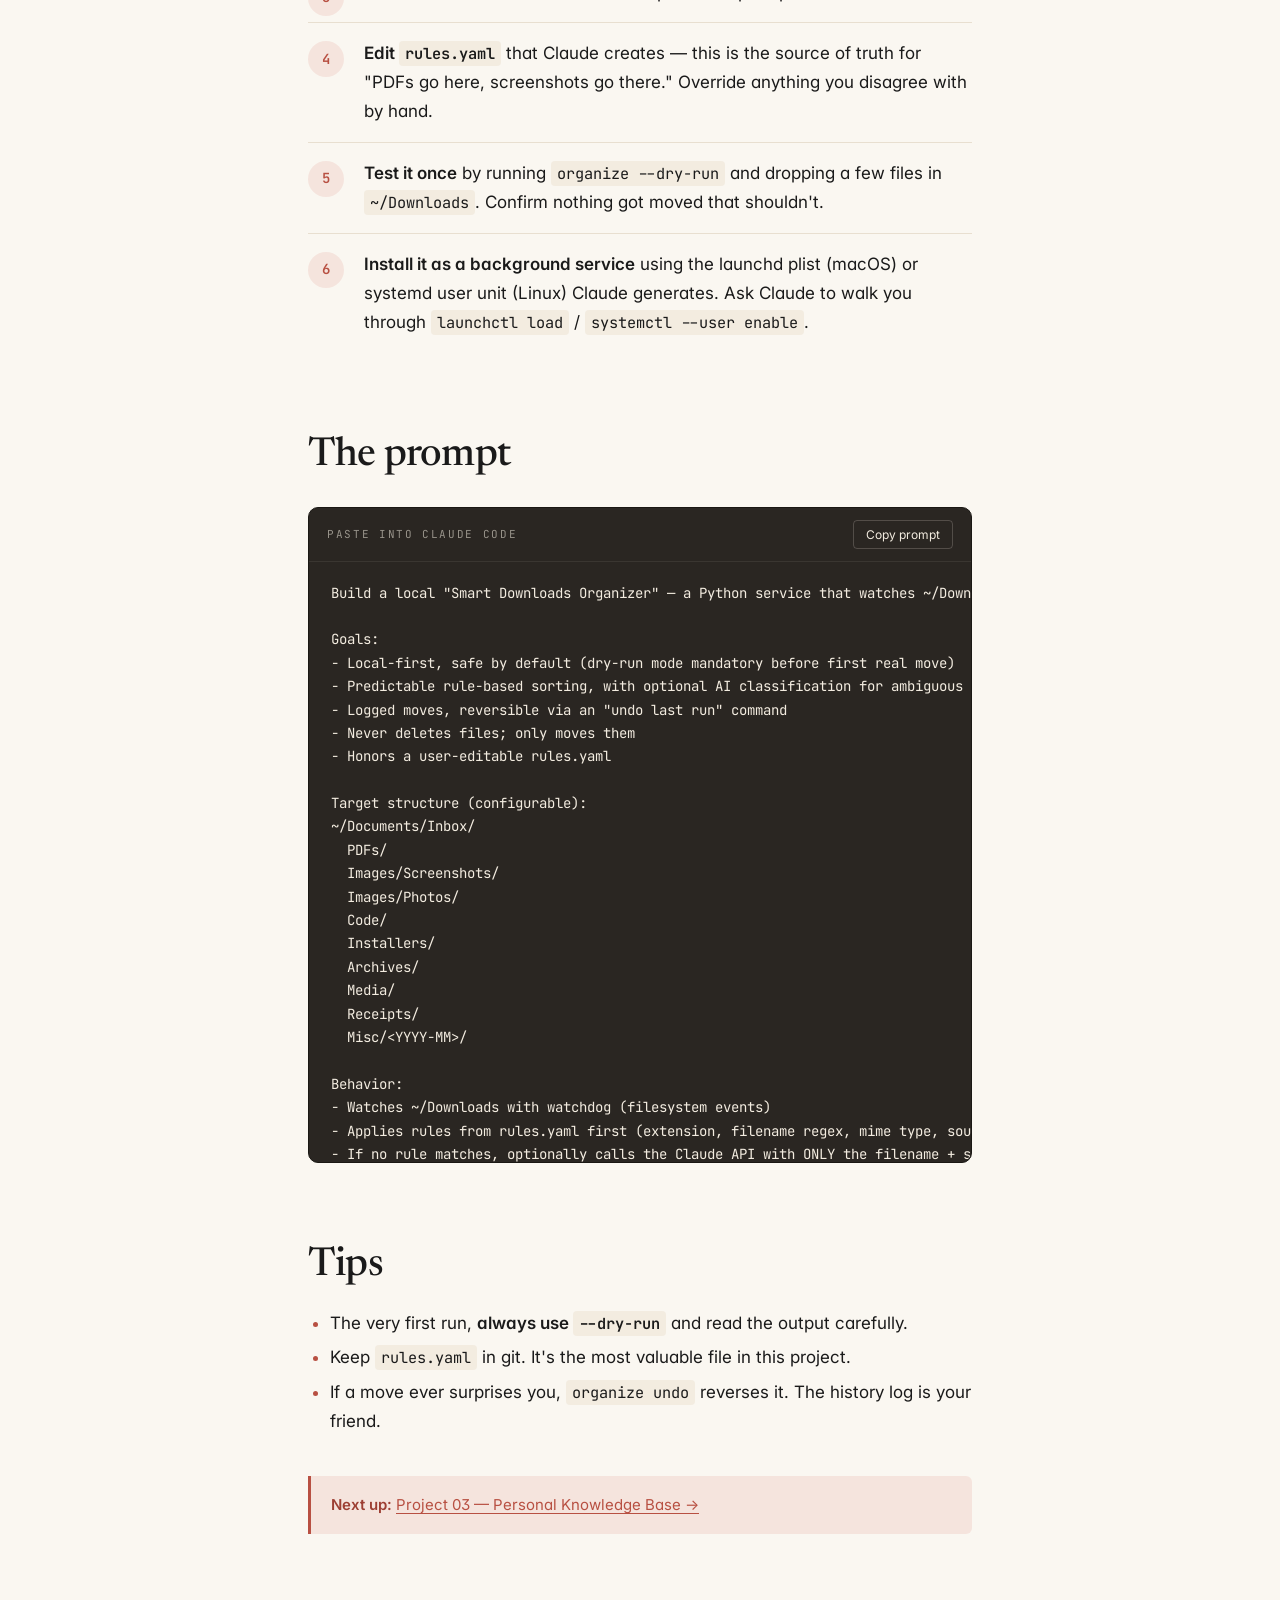
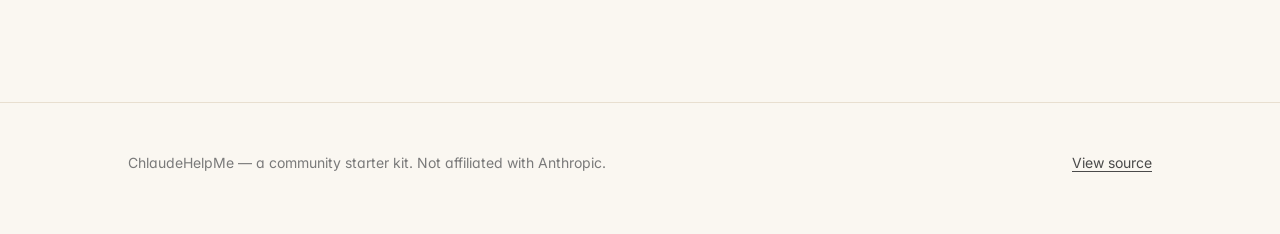
<file: site/projects/02-downloads-organizer.html>
<!doctype html>
<html lang="en">
<head>
<meta charset="utf-8" />
<meta name="viewport" content="width=device-width, initial-scale=1" />
<title>Smart Downloads Organizer — ChlaudeHelpMe</title>
<meta name="description" content="A background service that watches Downloads and sorts files by type and inferred purpose." />
<link rel="preconnect" href="https://fonts.googleapis.com" />
<link rel="preconnect" href="https://fonts.gstatic.com" crossorigin />
<link href="https://fonts.googleapis.com/css2?family=Newsreader:ital,wght@0,400;0,500;0,600;1,400;1,500&family=Inter:wght@400;500;600&family=JetBrains+Mono:wght@400;500&display=swap" rel="stylesheet" />
<link rel="stylesheet" href="../assets/style.css" />
<link rel="icon" href="data:image/svg+xml,%3Csvg xmlns='http://www.w3.org/2000/svg' viewBox='0 0 32 32'%3E%3Crect width='32' height='32' rx='6' fill='%23b85042'/%3E%3Ctext x='16' y='22' font-family='Georgia,serif' font-size='20' font-weight='500' fill='%23faf7f1' text-anchor='middle'%3EC%3C/text%3E%3C/svg%3E" />
</head>
<body>

<header class="site-header">
  <nav class="nav">
    <a class="brand" href="../index.html">Chlaude<span class="dot">·</span>HelpMe</a>
    <div class="nav-links">
      <a href="../index.html#setup">Setup</a>
      <a href="../index.html#projects">Projects</a>
      <a href="../beginners.html">Beginners</a>
      <a href="https://github.com/robbie-med/ChlaudeHelpMe" target="_blank" rel="noopener">GitHub</a>
    </div>
  </nav>
</header>

<main>

<section class="project-hero">
  <div class="prose">
    <div class="num">Project 02</div>
    <h1>Smart Downloads Organizer</h1>
    <p class="lede">Tame your <code>~/Downloads</code> folder. A background service watches for new files, sorts them by type and inferred purpose, and routes ambiguous ones past Claude for a one-line classification. Nothing leaves your machine except the filename and a short description — never file contents — and only when you opt in.</p>
  </div>
</section>

<section>
  <div class="prose">
    <h2>What you'll need</h2>
    <ul>
      <li>macOS or Linux.</li>
      <li>Python 3.11+.</li>
      <li>Optional: an Anthropic API key (only needed if you want Claude to classify ambiguous files). Without it, the tool falls back to extension-based rules.</li>
    </ul>

    <h2>Setup walkthrough</h2>
    <ol class="steps">
      <li><strong>Make and enter the project folder:</strong>
        <pre><code>mkdir -p ~/projects/downloads-organizer &amp;&amp; cd ~/projects/downloads-organizer
git init</code></pre>
      </li>
      <li><strong>Create the secrets file</strong> (only if you want AI classification):
        <pre><code>touch .env &amp;&amp; chmod 600 .env</code></pre>
        Inside <code>.env</code>:
        <pre><code>ANTHROPIC_API_KEY=sk-ant-xxxx</code></pre>
        Add <code>.env</code> to <code>.gitignore</code>.
      </li>
      <li><strong>Start Claude Code</strong> in the folder and paste the prompt below.</li>
      <li><strong>Edit <code>rules.yaml</code></strong> that Claude creates — this is the source of truth for "PDFs go here, screenshots go there." Override anything you disagree with by hand.</li>
      <li><strong>Test it once</strong> by running <code>organize --dry-run</code> and dropping a few files in <code>~/Downloads</code>. Confirm nothing got moved that shouldn't.</li>
      <li><strong>Install it as a background service</strong> using the launchd plist (macOS) or systemd user unit (Linux) Claude generates. Ask Claude to walk you through <code>launchctl load</code> / <code>systemctl --user enable</code>.</li>
    </ol>

    <h2>The prompt</h2>

    <div class="prompt-block">
      <div class="prompt-block-header">
        <span class="prompt-block-label">Paste into Claude Code</span>
        <button class="copy-btn">Copy prompt</button>
      </div>
      <pre><code>Build a local "Smart Downloads Organizer" — a Python service that watches ~/Downloads and sorts files into a tidy structure.

Goals:
- Local-first, safe by default (dry-run mode mandatory before first real move)
- Predictable rule-based sorting, with optional AI classification for ambiguous files
- Logged moves, reversible via an "undo last run" command
- Never deletes files; only moves them
- Honors a user-editable rules.yaml

Target structure (configurable):
~/Documents/Inbox/
  PDFs/
  Images/Screenshots/
  Images/Photos/
  Code/
  Installers/
  Archives/
  Media/
  Receipts/
  Misc/&lt;YYYY-MM&gt;/

Behavior:
- Watches ~/Downloads with watchdog (filesystem events)
- Applies rules from rules.yaml first (extension, filename regex, mime type, source app via xattr if available)
- If no rule matches, optionally calls the Claude API with ONLY the filename + size + mime type (never the contents) and asks for a single-category classification
- Atomic moves; if destination exists, append " (1)", " (2)", etc.
- Maintains ~/.local/state/downloads-organizer/history.jsonl recording every move with timestamp + original/new path
- `organize undo` reverses the most recent run

CLI:
organize watch              # daemon mode
organize once               # single pass over Downloads
organize --dry-run          # show what would happen
organize undo               # reverse last run
organize rules show         # print resolved rules
organize stats              # what moved where, last 30 days

Project layout:
downloads-organizer/
  README.md
  pyproject.toml
  .env.example
  .gitignore
  rules.yaml                # default rules, user-editable
  organizer/
    __init__.py
    cli.py
    watcher.py
    rules.py
    classifier.py           # optional Claude call
    mover.py
    history.py
  scripts/
    com.user.downloads-organizer.plist   # launchd
    downloads-organizer.service          # systemd --user
  tests/

Hard requirements:
- Default config NEVER touches files older than 1 hour (gives user time to grab a fresh download)
- Default config NEVER touches files currently held open (check with lsof or fuser)
- Symlinks are not followed
- Hidden files (leading dot) are ignored
- If Anthropic key is missing, classifier falls back to "Misc/&lt;YYYY-MM&gt;/" silently
- API calls send filename + size + mime only — never file bytes
- All moves logged before they happen

Code quality:
- Typed Python, Pydantic for config
- Minimal dependencies (watchdog, pyyaml, pydantic, python-magic, anthropic optional)
- Unit tests covering rule matching, the "file in use" guard, undo, and dedup-rename
- A README with installation, service setup for both macOS and Linux, and a recovery section

Before writing code, ask me 5 clarifying questions about my folder preferences, whether I want the AI classifier on by default, and what file types I most care about.</code></pre>
    </div>

    <h2>Tips</h2>
    <ul>
      <li>The very first run, <strong>always use <code>--dry-run</code></strong> and read the output carefully.</li>
      <li>Keep <code>rules.yaml</code> in git. It's the most valuable file in this project.</li>
      <li>If a move ever surprises you, <code>organize undo</code> reverses it. The history log is your friend.</li>
    </ul>

    <div class="callout" style="margin-top: 40px;">
      <strong>Next up:</strong> <a href="03-knowledge-base.html">Project 03 — Personal Knowledge Base →</a>
    </div>
  </div>
</section>

</main>

<footer class="site-footer">
  <div class="container">
    <div>ChlaudeHelpMe — a community starter kit. Not affiliated with Anthropic.</div>
    <div><a href="https://github.com/robbie-med/ChlaudeHelpMe" target="_blank" rel="noopener">View source</a></div>
  </div>
</footer>

<script src="../assets/copy.js"></script>
</body>
</html>
</file>
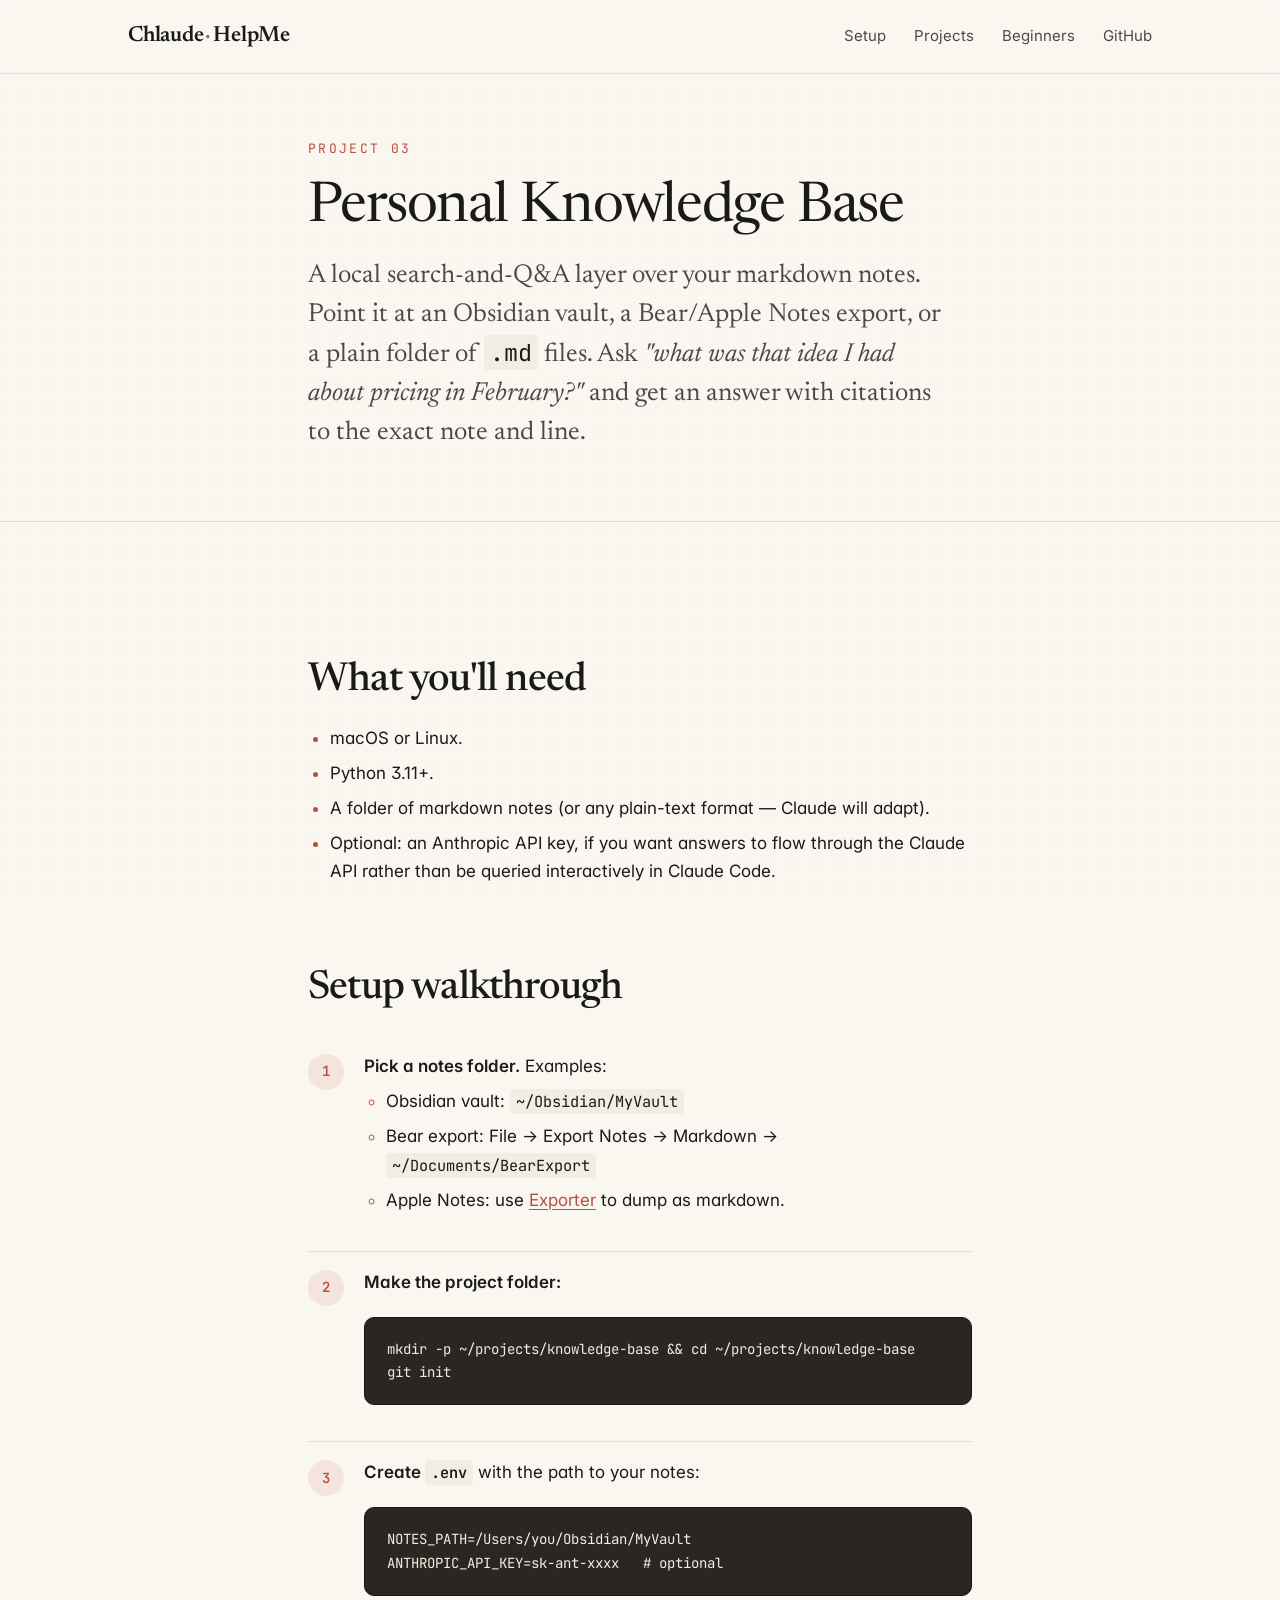
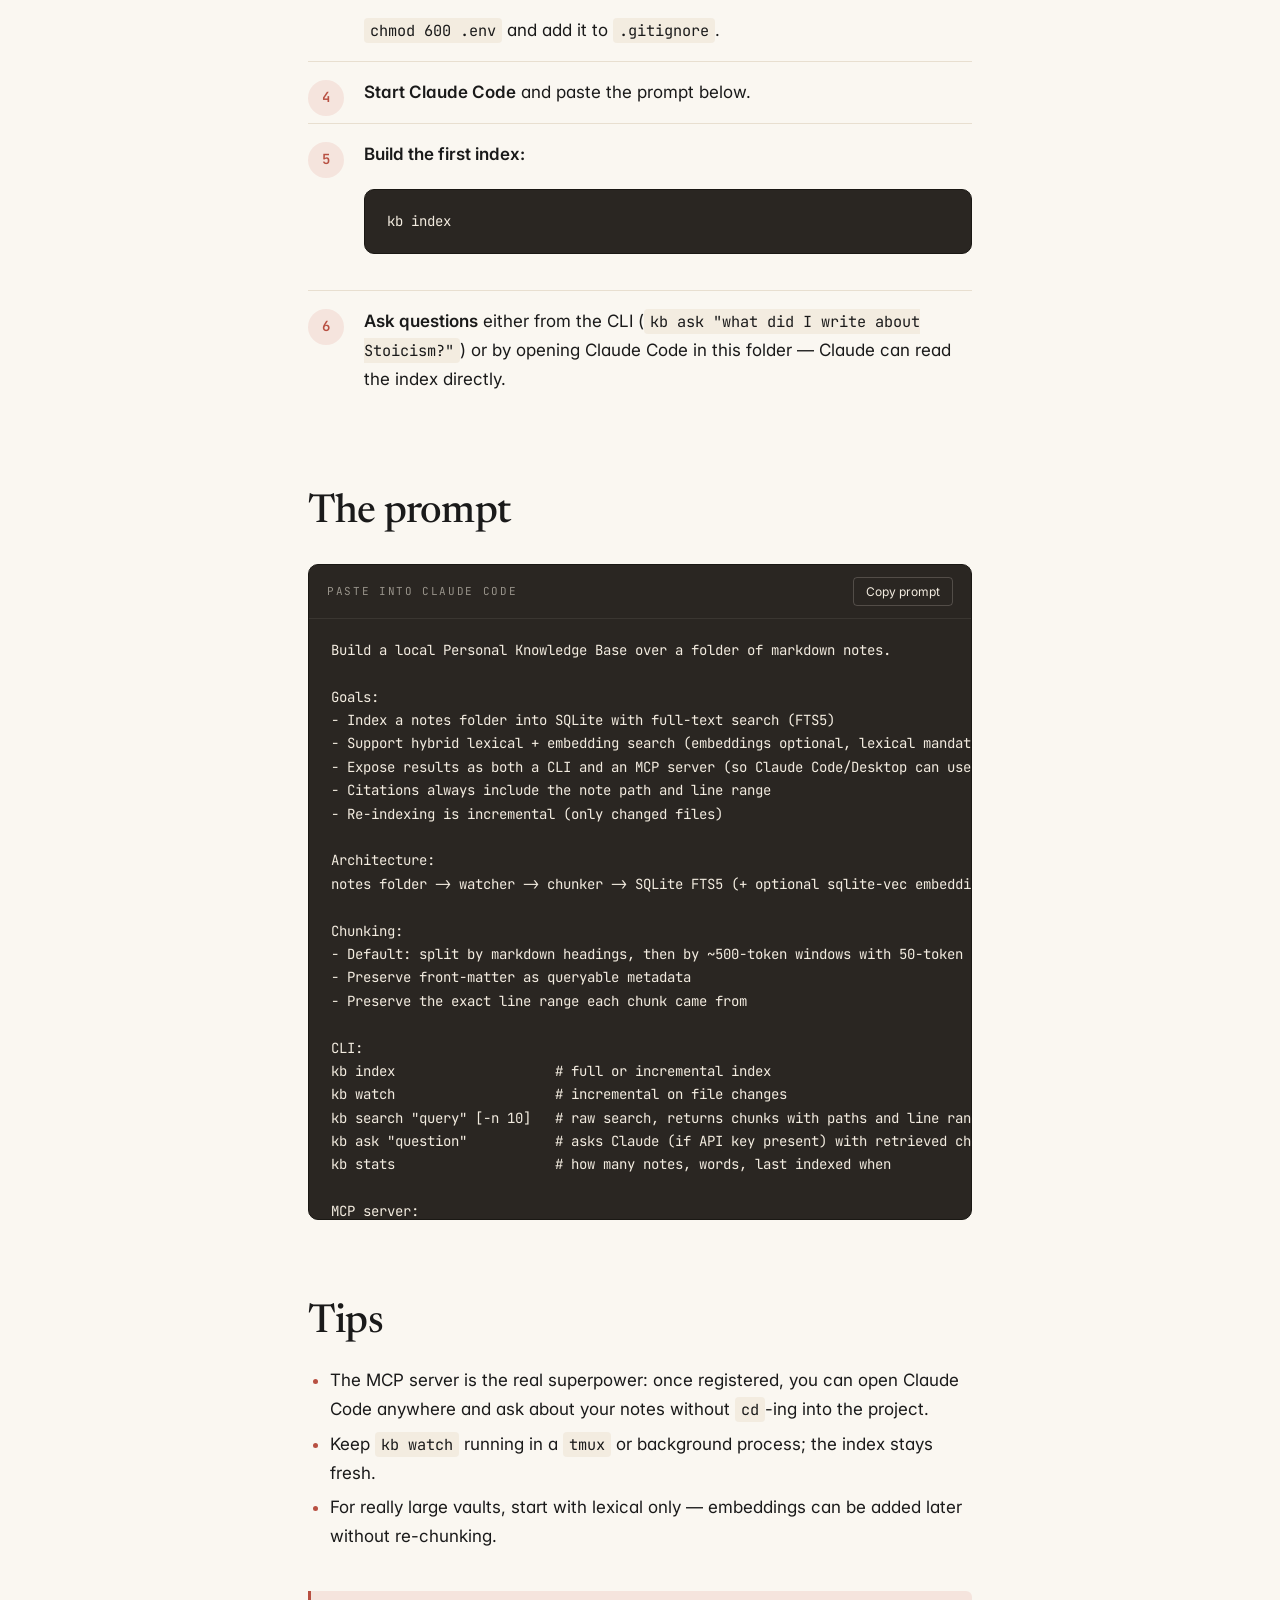
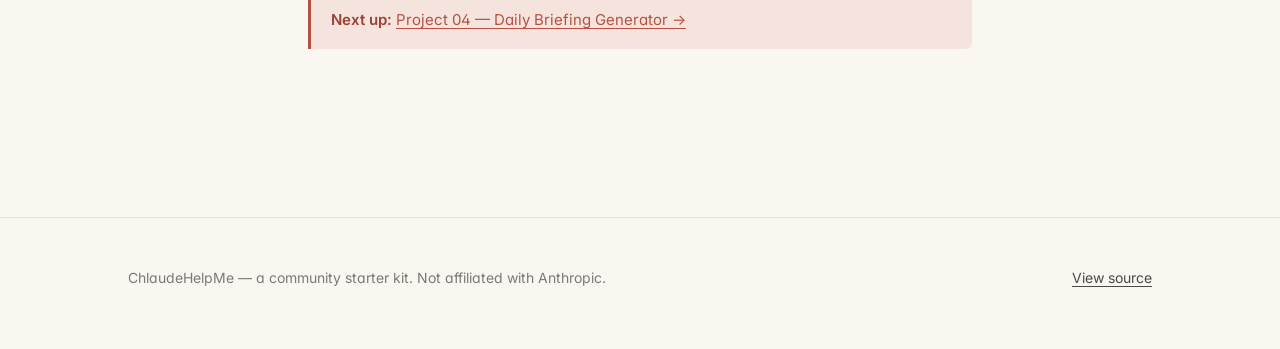
<file: site/projects/03-knowledge-base.html>
<!doctype html>
<html lang="en">
<head>
<meta charset="utf-8" />
<meta name="viewport" content="width=device-width, initial-scale=1" />
<title>Personal Knowledge Base — ChlaudeHelpMe</title>
<meta name="description" content="Index your markdown notes and ask Claude questions across all of them, with citations." />
<link rel="preconnect" href="https://fonts.googleapis.com" />
<link rel="preconnect" href="https://fonts.gstatic.com" crossorigin />
<link href="https://fonts.googleapis.com/css2?family=Newsreader:ital,wght@0,400;0,500;0,600;1,400;1,500&family=Inter:wght@400;500;600&family=JetBrains+Mono:wght@400;500&display=swap" rel="stylesheet" />
<link rel="stylesheet" href="../assets/style.css" />
<link rel="icon" href="data:image/svg+xml,%3Csvg xmlns='http://www.w3.org/2000/svg' viewBox='0 0 32 32'%3E%3Crect width='32' height='32' rx='6' fill='%23b85042'/%3E%3Ctext x='16' y='22' font-family='Georgia,serif' font-size='20' font-weight='500' fill='%23faf7f1' text-anchor='middle'%3EC%3C/text%3E%3C/svg%3E" />
</head>
<body>

<header class="site-header">
  <nav class="nav">
    <a class="brand" href="../index.html">Chlaude<span class="dot">·</span>HelpMe</a>
    <div class="nav-links">
      <a href="../index.html#setup">Setup</a>
      <a href="../index.html#projects">Projects</a>
      <a href="../beginners.html">Beginners</a>
      <a href="https://github.com/robbie-med/ChlaudeHelpMe" target="_blank" rel="noopener">GitHub</a>
    </div>
  </nav>
</header>

<main>

<section class="project-hero">
  <div class="prose">
    <div class="num">Project 03</div>
    <h1>Personal Knowledge Base</h1>
    <p class="lede">A local search-and-Q&A layer over your markdown notes. Point it at an Obsidian vault, a Bear/Apple Notes export, or a plain folder of <code>.md</code> files. Ask <em>"what was that idea I had about pricing in February?"</em> and get an answer with citations to the exact note and line.</p>
  </div>
</section>

<section>
  <div class="prose">
    <h2>What you'll need</h2>
    <ul>
      <li>macOS or Linux.</li>
      <li>Python 3.11+.</li>
      <li>A folder of markdown notes (or any plain-text format — Claude will adapt).</li>
      <li>Optional: an Anthropic API key, if you want answers to flow through the Claude API rather than be queried interactively in Claude Code.</li>
    </ul>

    <h2>Setup walkthrough</h2>
    <ol class="steps">
      <li><strong>Pick a notes folder.</strong> Examples:
        <ul>
          <li>Obsidian vault: <code>~/Obsidian/MyVault</code></li>
          <li>Bear export: File → Export Notes → Markdown → <code>~/Documents/BearExport</code></li>
          <li>Apple Notes: use <a href="https://falcon.name/apps/exporter/" target="_blank" rel="noopener">Exporter</a> to dump as markdown.</li>
        </ul>
      </li>
      <li><strong>Make the project folder:</strong>
        <pre><code>mkdir -p ~/projects/knowledge-base &amp;&amp; cd ~/projects/knowledge-base
git init</code></pre>
      </li>
      <li><strong>Create <code>.env</code></strong> with the path to your notes:
        <pre><code>NOTES_PATH=/Users/you/Obsidian/MyVault
ANTHROPIC_API_KEY=sk-ant-xxxx   # optional</code></pre>
        <code>chmod 600 .env</code> and add it to <code>.gitignore</code>.
      </li>
      <li><strong>Start Claude Code</strong> and paste the prompt below.</li>
      <li><strong>Build the first index:</strong>
        <pre><code>kb index</code></pre>
      </li>
      <li><strong>Ask questions</strong> either from the CLI (<code>kb ask "what did I write about Stoicism?"</code>) or by opening Claude Code in this folder — Claude can read the index directly.</li>
    </ol>

    <h2>The prompt</h2>

    <div class="prompt-block">
      <div class="prompt-block-header">
        <span class="prompt-block-label">Paste into Claude Code</span>
        <button class="copy-btn">Copy prompt</button>
      </div>
      <pre><code>Build a local Personal Knowledge Base over a folder of markdown notes.

Goals:
- Index a notes folder into SQLite with full-text search (FTS5)
- Support hybrid lexical + embedding search (embeddings optional, lexical mandatory)
- Expose results as both a CLI and an MCP server (so Claude Code/Desktop can use it as a tool)
- Citations always include the note path and line range
- Re-indexing is incremental (only changed files)

Architecture:
notes folder -&gt; watcher -&gt; chunker -&gt; SQLite FTS5 (+ optional sqlite-vec embeddings) -&gt; CLI / MCP server

Chunking:
- Default: split by markdown headings, then by ~500-token windows with 50-token overlap
- Preserve front-matter as queryable metadata
- Preserve the exact line range each chunk came from

CLI:
kb index                    # full or incremental index
kb watch                    # incremental on file changes
kb search "query" [-n 10]   # raw search, returns chunks with paths and line ranges
kb ask "question"           # asks Claude (if API key present) with retrieved chunks; otherwise prints the chunks for human review
kb stats                    # how many notes, words, last indexed when

MCP server:
- A stdio MCP server exposing tools: search_notes(query, k), get_note(path, line_start, line_end), list_recent_notes(n)
- Wire instructions for Claude Code (claude mcp add) included in README

Hard requirements:
- Never modifies the notes folder (read-only)
- Stores index at ~/.local/share/kb/index.sqlite by default; configurable via env
- Front-matter dates (created/modified) used as filters: kb search --since 2024-01-01
- Handles symlinks safely (does not loop)
- Respects a .kbignore file (gitignore syntax) in the notes folder
- If Anthropic key is missing, `kb ask` degrades gracefully to printing top chunks

Project layout:
knowledge-base/
  README.md
  pyproject.toml
  .env.example
  .gitignore
  kb/
    __init__.py
    cli.py
    indexer.py
    chunker.py
    search.py
    embeddings.py        # optional, sqlite-vec
    mcp_server.py
  tests/
  sample_notes/          # for tests

Code quality:
- Typed Python, Pydantic config
- SQLite via stdlib sqlite3 (not an ORM)
- Minimal dependencies (markdown-it-py, pyyaml, watchdog, anthropic, sqlite-vec optional)
- Unit tests for chunker, incremental index, FTS query, citation accuracy
- README explains both the CLI workflow and the MCP server registration (claude mcp add ...)

Before writing code, ask me 5 clarifying questions about my notes format, my taxonomy/front-matter conventions, and whether I want embeddings enabled by default.</code></pre>
    </div>

    <h2>Tips</h2>
    <ul>
      <li>The MCP server is the real superpower: once registered, you can open Claude Code anywhere and ask about your notes without <code>cd</code>-ing into the project.</li>
      <li>Keep <code>kb watch</code> running in a <code>tmux</code> or background process; the index stays fresh.</li>
      <li>For really large vaults, start with lexical only — embeddings can be added later without re-chunking.</li>
    </ul>

    <div class="callout" style="margin-top: 40px;">
      <strong>Next up:</strong> <a href="04-daily-briefing.html">Project 04 — Daily Briefing Generator →</a>
    </div>
  </div>
</section>

</main>

<footer class="site-footer">
  <div class="container">
    <div>ChlaudeHelpMe — a community starter kit. Not affiliated with Anthropic.</div>
    <div><a href="https://github.com/robbie-med/ChlaudeHelpMe" target="_blank" rel="noopener">View source</a></div>
  </div>
</footer>

<script src="../assets/copy.js"></script>
</body>
</html>
</file>
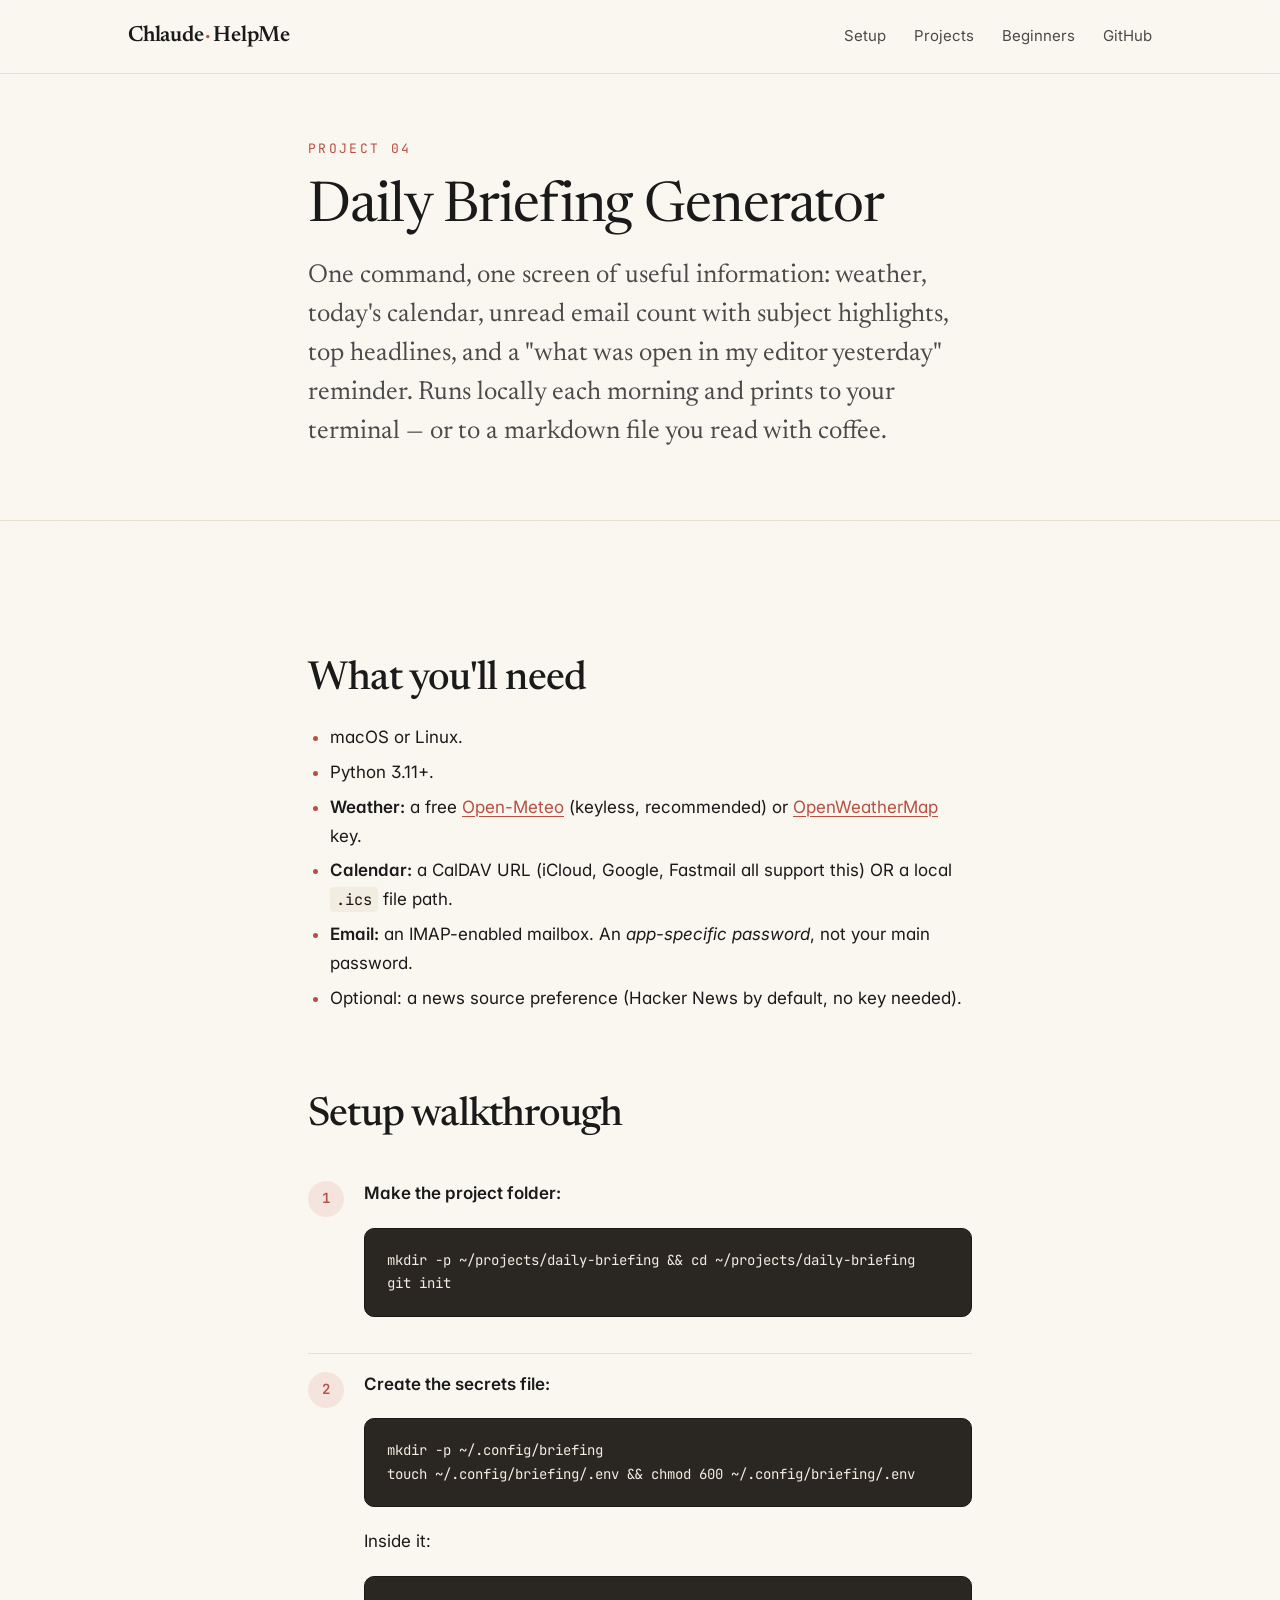
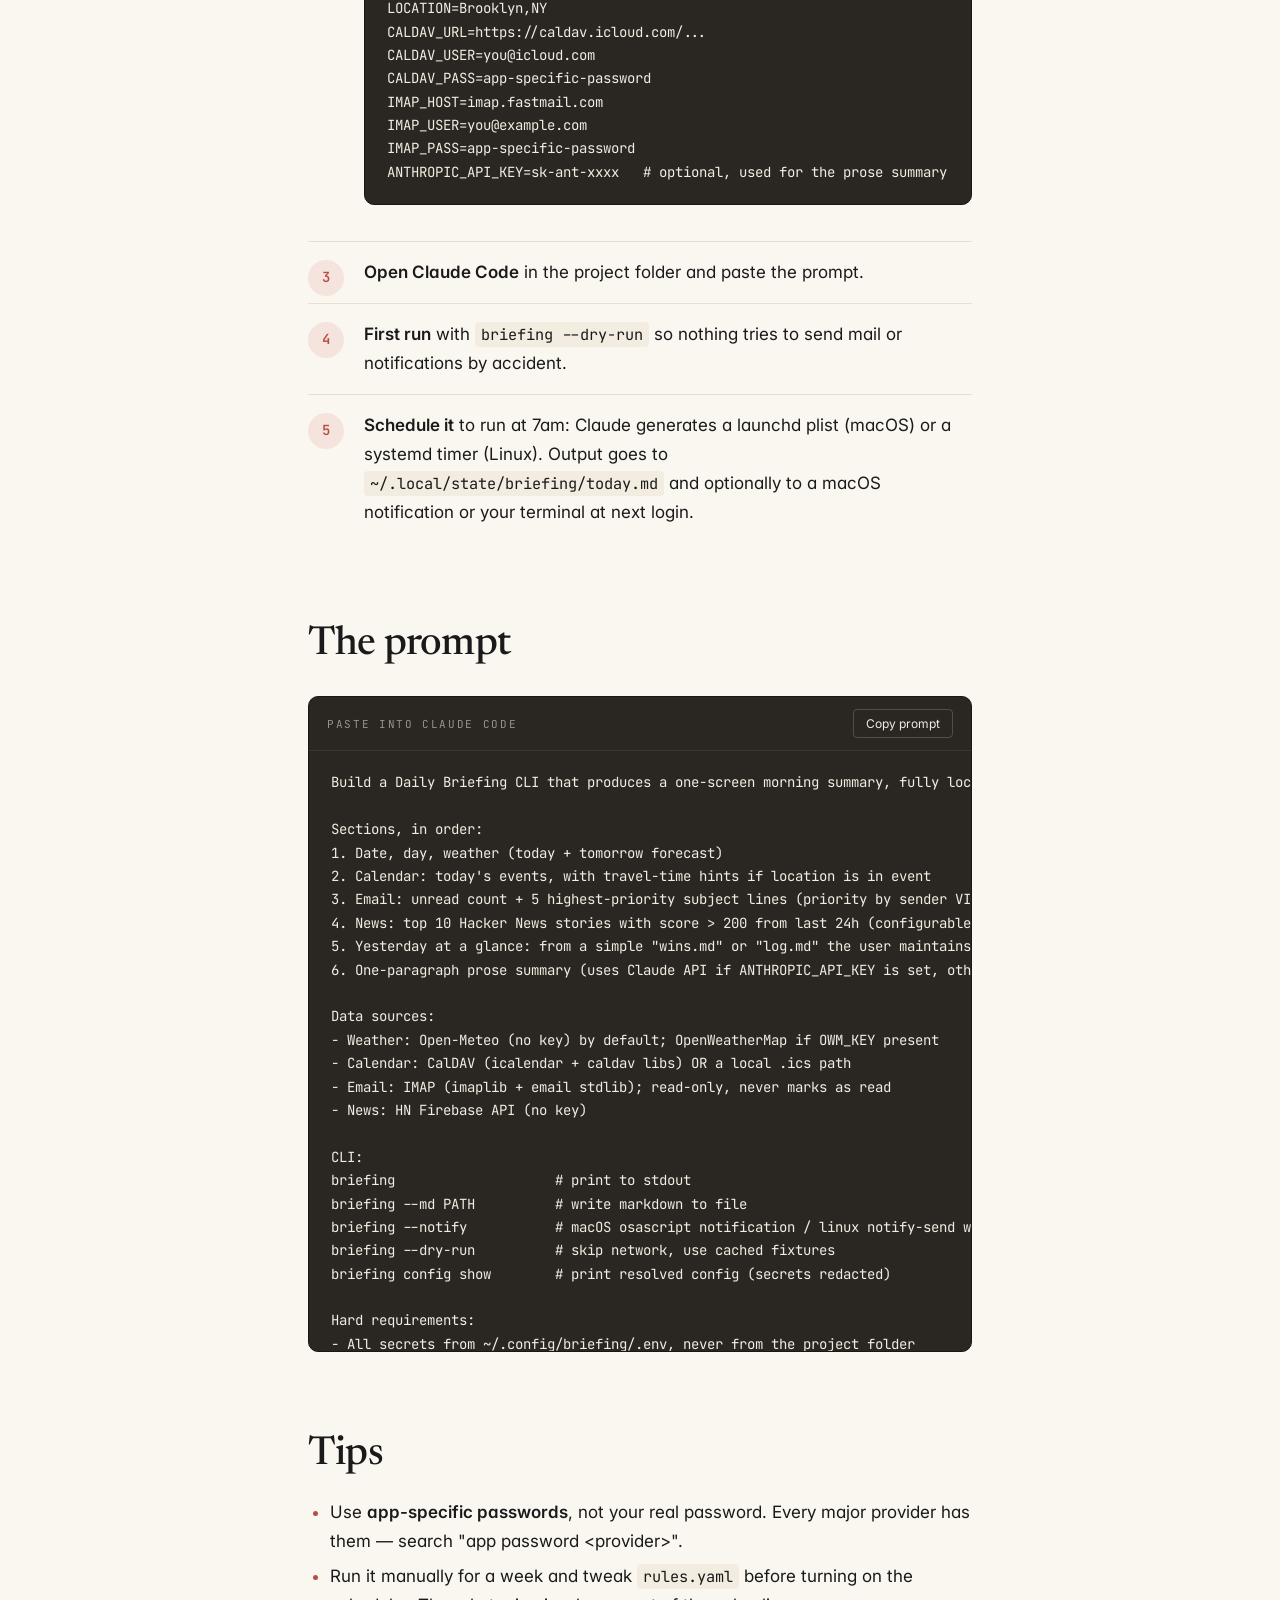
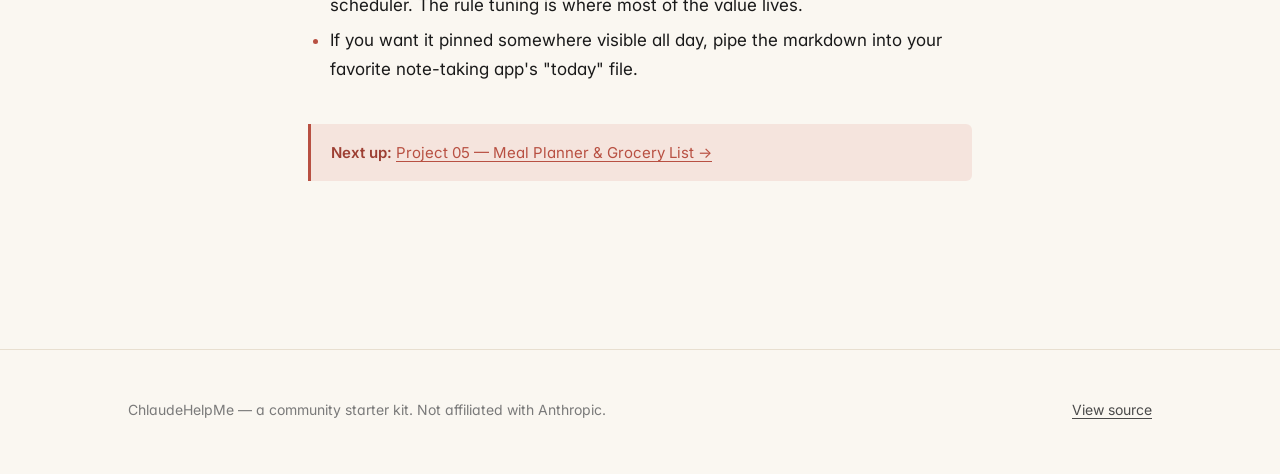
<file: site/projects/04-daily-briefing.html>
<!doctype html>
<html lang="en">
<head>
<meta charset="utf-8" />
<meta name="viewport" content="width=device-width, initial-scale=1" />
<title>Daily Briefing Generator — ChlaudeHelpMe</title>
<meta name="description" content="One command for weather, today's calendar, unread email summary, and news headlines." />
<link rel="preconnect" href="https://fonts.googleapis.com" />
<link rel="preconnect" href="https://fonts.gstatic.com" crossorigin />
<link href="https://fonts.googleapis.com/css2?family=Newsreader:ital,wght@0,400;0,500;0,600;1,400;1,500&family=Inter:wght@400;500;600&family=JetBrains+Mono:wght@400;500&display=swap" rel="stylesheet" />
<link rel="stylesheet" href="../assets/style.css" />
<link rel="icon" href="data:image/svg+xml,%3Csvg xmlns='http://www.w3.org/2000/svg' viewBox='0 0 32 32'%3E%3Crect width='32' height='32' rx='6' fill='%23b85042'/%3E%3Ctext x='16' y='22' font-family='Georgia,serif' font-size='20' font-weight='500' fill='%23faf7f1' text-anchor='middle'%3EC%3C/text%3E%3C/svg%3E" />
</head>
<body>

<header class="site-header">
  <nav class="nav">
    <a class="brand" href="../index.html">Chlaude<span class="dot">·</span>HelpMe</a>
    <div class="nav-links">
      <a href="../index.html#setup">Setup</a>
      <a href="../index.html#projects">Projects</a>
      <a href="../beginners.html">Beginners</a>
      <a href="https://github.com/robbie-med/ChlaudeHelpMe" target="_blank" rel="noopener">GitHub</a>
    </div>
  </nav>
</header>

<main>

<section class="project-hero">
  <div class="prose">
    <div class="num">Project 04</div>
    <h1>Daily Briefing Generator</h1>
    <p class="lede">One command, one screen of useful information: weather, today's calendar, unread email count with subject highlights, top headlines, and a "what was open in my editor yesterday" reminder. Runs locally each morning and prints to your terminal — or to a markdown file you read with coffee.</p>
  </div>
</section>

<section>
  <div class="prose">
    <h2>What you'll need</h2>
    <ul>
      <li>macOS or Linux.</li>
      <li>Python 3.11+.</li>
      <li><strong>Weather:</strong> a free <a href="https://open-meteo.com" target="_blank" rel="noopener">Open-Meteo</a> (keyless, recommended) or <a href="https://openweathermap.org/api" target="_blank" rel="noopener">OpenWeatherMap</a> key.</li>
      <li><strong>Calendar:</strong> a CalDAV URL (iCloud, Google, Fastmail all support this) OR a local <code>.ics</code> file path.</li>
      <li><strong>Email:</strong> an IMAP-enabled mailbox. An <em>app-specific password</em>, not your main password.</li>
      <li>Optional: a news source preference (Hacker News by default, no key needed).</li>
    </ul>

    <h2>Setup walkthrough</h2>
    <ol class="steps">
      <li><strong>Make the project folder:</strong>
        <pre><code>mkdir -p ~/projects/daily-briefing &amp;&amp; cd ~/projects/daily-briefing
git init</code></pre>
      </li>
      <li><strong>Create the secrets file:</strong>
        <pre><code>mkdir -p ~/.config/briefing
touch ~/.config/briefing/.env &amp;&amp; chmod 600 ~/.config/briefing/.env</code></pre>
        Inside it:
        <pre><code>LOCATION=Brooklyn,NY
CALDAV_URL=https://caldav.icloud.com/...
CALDAV_USER=you@icloud.com
CALDAV_PASS=app-specific-password
IMAP_HOST=imap.fastmail.com
IMAP_USER=you@example.com
IMAP_PASS=app-specific-password
ANTHROPIC_API_KEY=sk-ant-xxxx   # optional, used for the prose summary</code></pre>
      </li>
      <li><strong>Open Claude Code</strong> in the project folder and paste the prompt.</li>
      <li><strong>First run</strong> with <code>briefing --dry-run</code> so nothing tries to send mail or notifications by accident.</li>
      <li><strong>Schedule it</strong> to run at 7am: Claude generates a launchd plist (macOS) or a systemd timer (Linux). Output goes to <code>~/.local/state/briefing/today.md</code> and optionally to a macOS notification or your terminal at next login.</li>
    </ol>

    <h2>The prompt</h2>

    <div class="prompt-block">
      <div class="prompt-block-header">
        <span class="prompt-block-label">Paste into Claude Code</span>
        <button class="copy-btn">Copy prompt</button>
      </div>
      <pre><code>Build a Daily Briefing CLI that produces a one-screen morning summary, fully local.

Sections, in order:
1. Date, day, weather (today + tomorrow forecast)
2. Calendar: today's events, with travel-time hints if location is in event
3. Email: unread count + 5 highest-priority subject lines (priority by sender VIP list + keyword rules)
4. News: top 10 Hacker News stories with score &gt; 200 from last 24h (configurable feed)
5. Yesterday at a glance: from a simple "wins.md" or "log.md" the user maintains, the most recent entry
6. One-paragraph prose summary (uses Claude API if ANTHROPIC_API_KEY is set, otherwise concatenates section headers)

Data sources:
- Weather: Open-Meteo (no key) by default; OpenWeatherMap if OWM_KEY present
- Calendar: CalDAV (icalendar + caldav libs) OR a local .ics path
- Email: IMAP (imaplib + email stdlib); read-only, never marks as read
- News: HN Firebase API (no key)

CLI:
briefing                    # print to stdout
briefing --md PATH          # write markdown to file
briefing --notify           # macOS osascript notification / linux notify-send with the summary
briefing --dry-run          # skip network, use cached fixtures
briefing config show        # print resolved config (secrets redacted)

Hard requirements:
- All secrets from ~/.config/briefing/.env, never from the project folder
- Email module is read-only; uses IMAP IDLE only if --watch is passed
- VIP list and keyword rules live in ~/.config/briefing/rules.yaml
- Caches API responses for 10 minutes to make repeated runs cheap
- Output is plain markdown that renders nicely in terminal (use rich) and in any markdown viewer
- Failures in any single section degrade gracefully — that section says "(unavailable: &lt;reason&gt;)" and the rest still prints

Project layout:
daily-briefing/
  README.md
  pyproject.toml
  .env.example
  briefing/
    cli.py
    weather.py
    calendar_.py
    mail.py
    news.py
    summarize.py
    cache.py
    config.py
  scripts/
    com.user.briefing.plist
    briefing.service
    briefing.timer
  tests/

Code quality:
- Typed Python, Pydantic config
- Minimal deps: httpx, caldav, icalendar, imapclient, rich, pyyaml, pydantic, anthropic optional
- Tests with recorded fixtures (no live network in tests)
- Clear README with examples for both macOS scheduling and Linux

Before writing code, ask me 5 clarifying questions about my calendar source, my email provider, my VIP list, and what time of day I want this to run.</code></pre>
    </div>

    <h2>Tips</h2>
    <ul>
      <li>Use <strong>app-specific passwords</strong>, not your real password. Every major provider has them — search "app password &lt;provider&gt;".</li>
      <li>Run it manually for a week and tweak <code>rules.yaml</code> before turning on the scheduler. The rule tuning is where most of the value lives.</li>
      <li>If you want it pinned somewhere visible all day, pipe the markdown into your favorite note-taking app's "today" file.</li>
    </ul>

    <div class="callout" style="margin-top: 40px;">
      <strong>Next up:</strong> <a href="05-meal-planner.html">Project 05 — Meal Planner & Grocery List →</a>
    </div>
  </div>
</section>

</main>

<footer class="site-footer">
  <div class="container">
    <div>ChlaudeHelpMe — a community starter kit. Not affiliated with Anthropic.</div>
    <div><a href="https://github.com/robbie-med/ChlaudeHelpMe" target="_blank" rel="noopener">View source</a></div>
  </div>
</footer>

<script src="../assets/copy.js"></script>
</body>
</html>
</file>
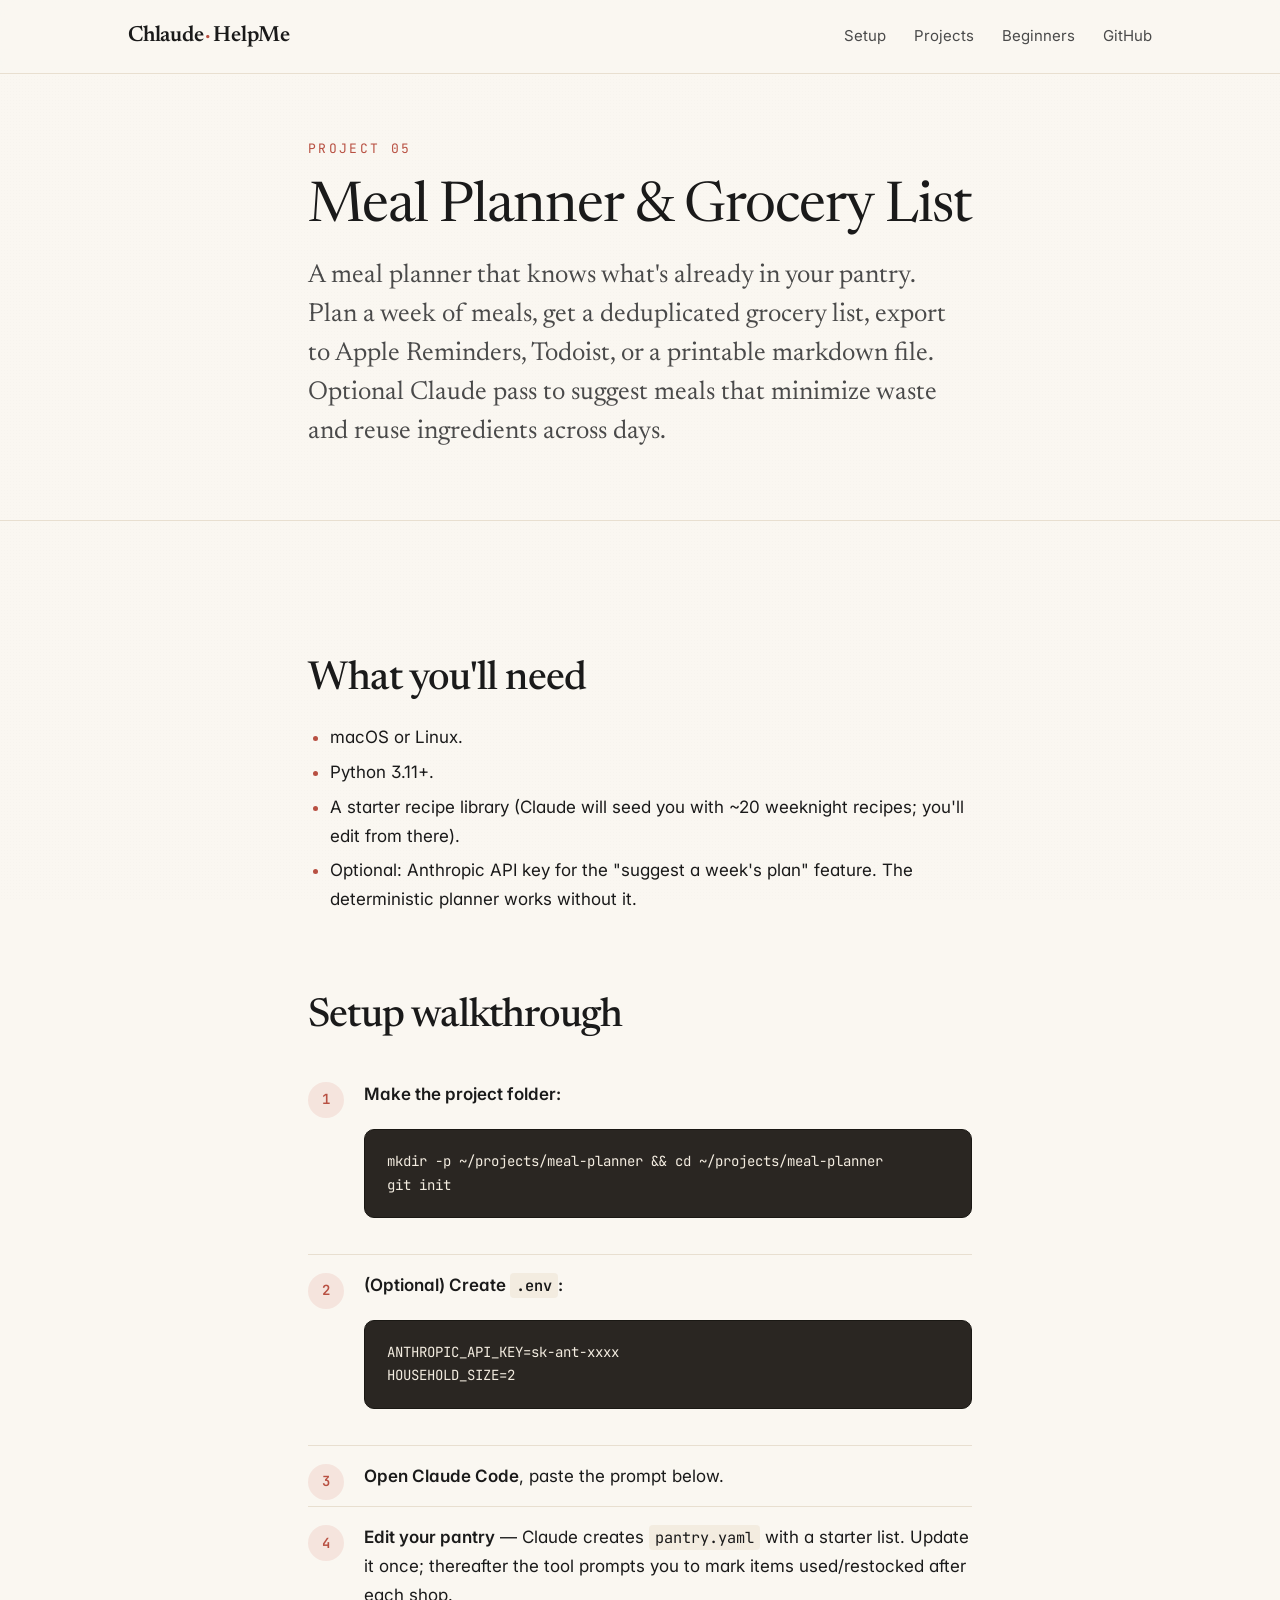
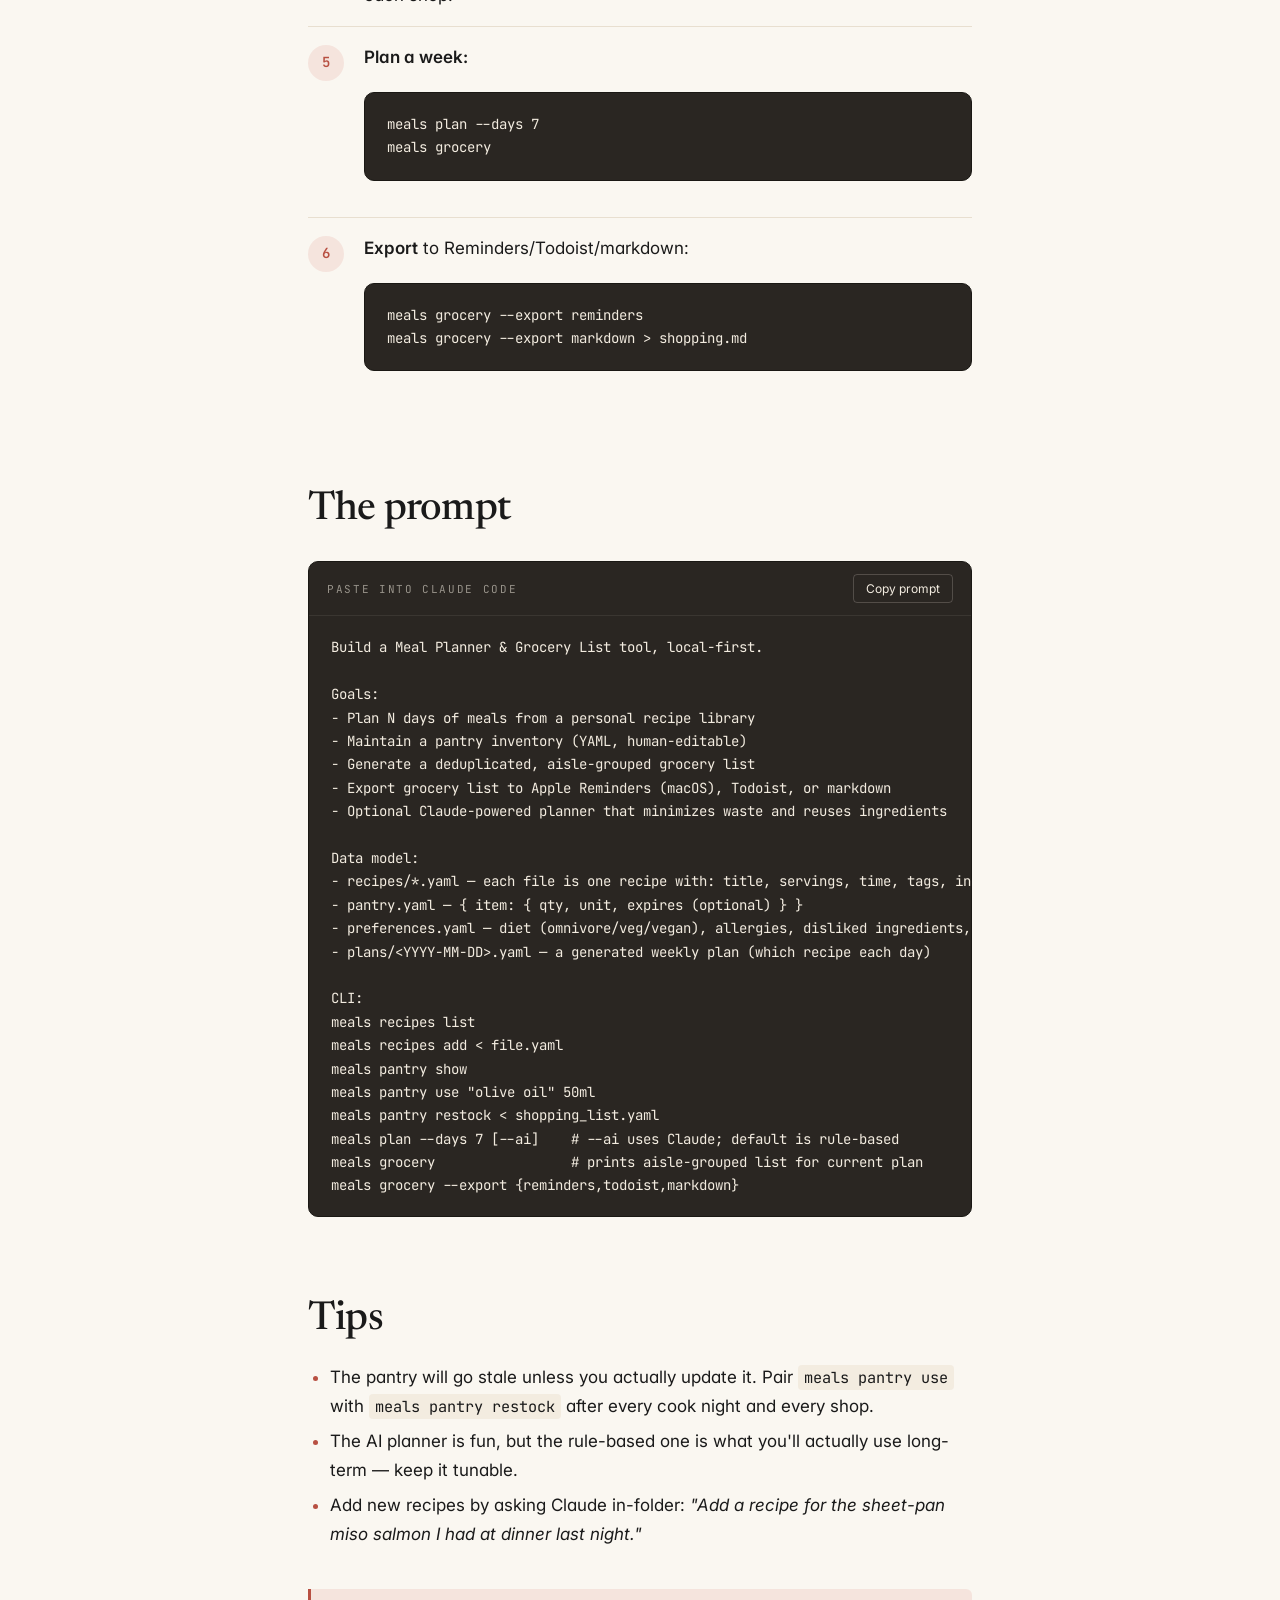
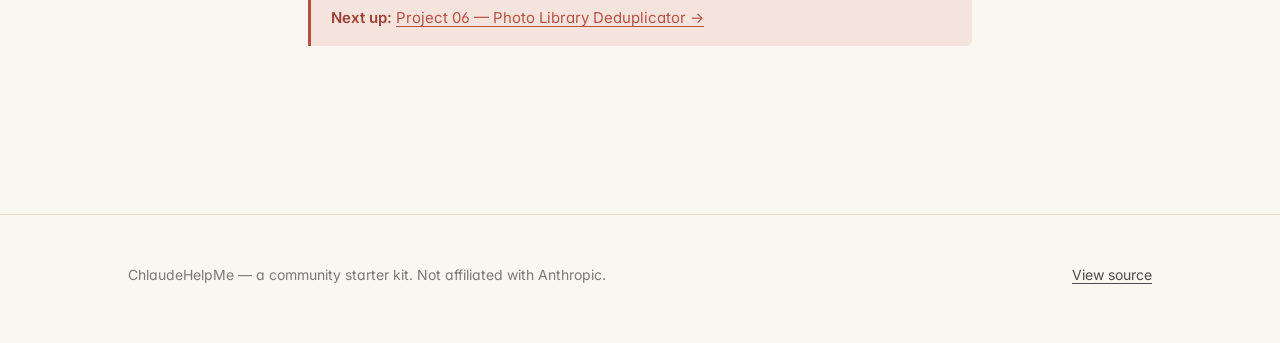
<file: site/projects/05-meal-planner.html>
<!doctype html>
<html lang="en">
<head>
<meta charset="utf-8" />
<meta name="viewport" content="width=device-width, initial-scale=1" />
<title>Meal Planner & Grocery List — ChlaudeHelpMe</title>
<meta name="description" content="A pantry-aware weekly meal planner with a deduplicated grocery list export." />
<link rel="preconnect" href="https://fonts.googleapis.com" />
<link rel="preconnect" href="https://fonts.gstatic.com" crossorigin />
<link href="https://fonts.googleapis.com/css2?family=Newsreader:ital,wght@0,400;0,500;0,600;1,400;1,500&family=Inter:wght@400;500;600&family=JetBrains+Mono:wght@400;500&display=swap" rel="stylesheet" />
<link rel="stylesheet" href="../assets/style.css" />
<link rel="icon" href="data:image/svg+xml,%3Csvg xmlns='http://www.w3.org/2000/svg' viewBox='0 0 32 32'%3E%3Crect width='32' height='32' rx='6' fill='%23b85042'/%3E%3Ctext x='16' y='22' font-family='Georgia,serif' font-size='20' font-weight='500' fill='%23faf7f1' text-anchor='middle'%3EC%3C/text%3E%3C/svg%3E" />
</head>
<body>

<header class="site-header">
  <nav class="nav">
    <a class="brand" href="../index.html">Chlaude<span class="dot">·</span>HelpMe</a>
    <div class="nav-links">
      <a href="../index.html#setup">Setup</a>
      <a href="../index.html#projects">Projects</a>
      <a href="../beginners.html">Beginners</a>
      <a href="https://github.com/robbie-med/ChlaudeHelpMe" target="_blank" rel="noopener">GitHub</a>
    </div>
  </nav>
</header>

<main>

<section class="project-hero">
  <div class="prose">
    <div class="num">Project 05</div>
    <h1>Meal Planner & Grocery List</h1>
    <p class="lede">A meal planner that knows what's already in your pantry. Plan a week of meals, get a deduplicated grocery list, export to Apple Reminders, Todoist, or a printable markdown file. Optional Claude pass to suggest meals that minimize waste and reuse ingredients across days.</p>
  </div>
</section>

<section>
  <div class="prose">
    <h2>What you'll need</h2>
    <ul>
      <li>macOS or Linux.</li>
      <li>Python 3.11+.</li>
      <li>A starter recipe library (Claude will seed you with ~20 weeknight recipes; you'll edit from there).</li>
      <li>Optional: Anthropic API key for the "suggest a week's plan" feature. The deterministic planner works without it.</li>
    </ul>

    <h2>Setup walkthrough</h2>
    <ol class="steps">
      <li><strong>Make the project folder:</strong>
        <pre><code>mkdir -p ~/projects/meal-planner &amp;&amp; cd ~/projects/meal-planner
git init</code></pre>
      </li>
      <li><strong>(Optional) Create <code>.env</code>:</strong>
        <pre><code>ANTHROPIC_API_KEY=sk-ant-xxxx
HOUSEHOLD_SIZE=2</code></pre>
      </li>
      <li><strong>Open Claude Code</strong>, paste the prompt below.</li>
      <li><strong>Edit your pantry</strong> — Claude creates <code>pantry.yaml</code> with a starter list. Update it once; thereafter the tool prompts you to mark items used/restocked after each shop.</li>
      <li><strong>Plan a week:</strong>
        <pre><code>meals plan --days 7
meals grocery</code></pre>
      </li>
      <li><strong>Export</strong> to Reminders/Todoist/markdown:
        <pre><code>meals grocery --export reminders
meals grocery --export markdown &gt; shopping.md</code></pre>
      </li>
    </ol>

    <h2>The prompt</h2>

    <div class="prompt-block">
      <div class="prompt-block-header">
        <span class="prompt-block-label">Paste into Claude Code</span>
        <button class="copy-btn">Copy prompt</button>
      </div>
      <pre><code>Build a Meal Planner & Grocery List tool, local-first.

Goals:
- Plan N days of meals from a personal recipe library
- Maintain a pantry inventory (YAML, human-editable)
- Generate a deduplicated, aisle-grouped grocery list
- Export grocery list to Apple Reminders (macOS), Todoist, or markdown
- Optional Claude-powered planner that minimizes waste and reuses ingredients

Data model:
- recipes/*.yaml — each file is one recipe with: title, servings, time, tags, ingredients (qty + unit + item), steps
- pantry.yaml — { item: { qty, unit, expires (optional) } }
- preferences.yaml — diet (omnivore/veg/vegan), allergies, disliked ingredients, cuisine weights
- plans/&lt;YYYY-MM-DD&gt;.yaml — a generated weekly plan (which recipe each day)

CLI:
meals recipes list
meals recipes add &lt; file.yaml
meals pantry show
meals pantry use "olive oil" 50ml
meals pantry restock &lt; shopping_list.yaml
meals plan --days 7 [--ai]    # --ai uses Claude; default is rule-based
meals grocery                 # prints aisle-grouped list for current plan
meals grocery --export {reminders,todoist,markdown}

Planner logic (rule-based, default):
- Prefer recipes that share staple ingredients across the week (reduce waste)
- Cap repeats: same recipe not more than once per 14 days
- Respect preferences.yaml (diet, allergies, dislikes)
- Score recipes by (pantry coverage * 2) + freshness-of-expiring-pantry-items + variety

Planner logic (AI, optional):
- Sends preferences.yaml, pantry.yaml summary (counts only, no quantities), and the recipe titles + tags to Claude
- Asks for a 7-day plan honoring constraints
- Validates the response against the local recipe list before accepting

Grocery list:
- Sum quantities across all chosen recipes
- Subtract pantry stock
- Group by aisle (configurable aisles.yaml: produce, dairy, pantry, frozen, meat, household)
- Round up to sensible purchase units (3 onions, not 2.4)

Hard requirements:
- pantry.yaml is the source of truth; never modified without an explicit `meals pantry` command
- All recipes are local files; no internet recipe fetching by default
- Apple Reminders export uses `osascript`; Todoist export uses TODOIST_TOKEN from env
- All commands have --dry-run

Project layout:
meal-planner/
  README.md
  pyproject.toml
  .env.example
  data/
    recipes/
    pantry.yaml
    preferences.yaml
    aisles.yaml
    plans/
  meals/
    cli.py
    recipes.py
    pantry.py
    planner.py
    ai_planner.py
    grocery.py
    exporters/
      reminders.py
      todoist.py
      markdown.py
  tests/

Code quality:
- Typed Python, Pydantic models
- Minimal deps (pyyaml, pydantic, rich, httpx, anthropic optional)
- Seed the project with ~20 simple weeknight recipes
- Tests covering planner, dedup math, and pantry math

Before writing code, ask me 5 clarifying questions about household size, dietary preferences, my grocery store's aisle ordering, and how I currently keep a shopping list.</code></pre>
    </div>

    <h2>Tips</h2>
    <ul>
      <li>The pantry will go stale unless you actually update it. Pair <code>meals pantry use</code> with <code>meals pantry restock</code> after every cook night and every shop.</li>
      <li>The AI planner is fun, but the rule-based one is what you'll actually use long-term — keep it tunable.</li>
      <li>Add new recipes by asking Claude in-folder: <em>"Add a recipe for the sheet-pan miso salmon I had at dinner last night."</em></li>
    </ul>

    <div class="callout" style="margin-top: 40px;">
      <strong>Next up:</strong> <a href="06-photo-dedupe.html">Project 06 — Photo Library Deduplicator →</a>
    </div>
  </div>
</section>

</main>

<footer class="site-footer">
  <div class="container">
    <div>ChlaudeHelpMe — a community starter kit. Not affiliated with Anthropic.</div>
    <div><a href="https://github.com/robbie-med/ChlaudeHelpMe" target="_blank" rel="noopener">View source</a></div>
  </div>
</footer>

<script src="../assets/copy.js"></script>
</body>
</html>
</file>
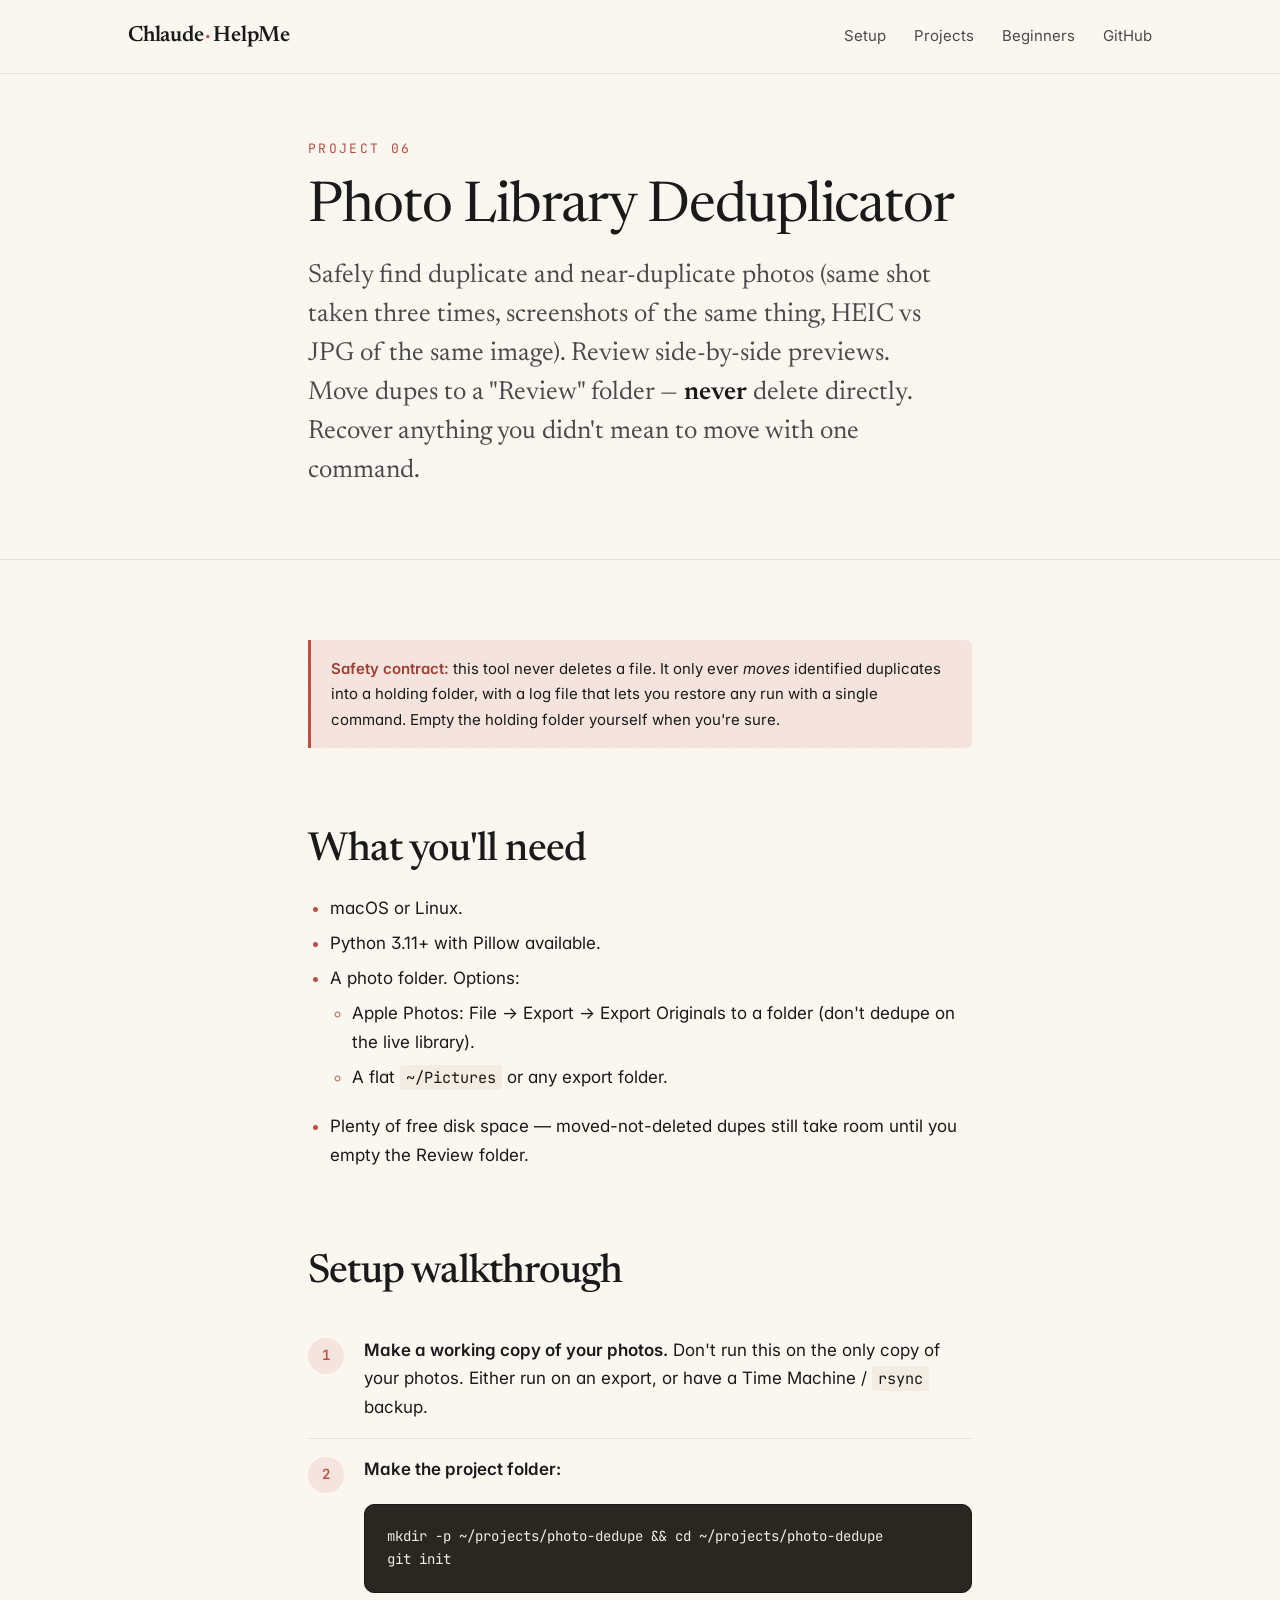
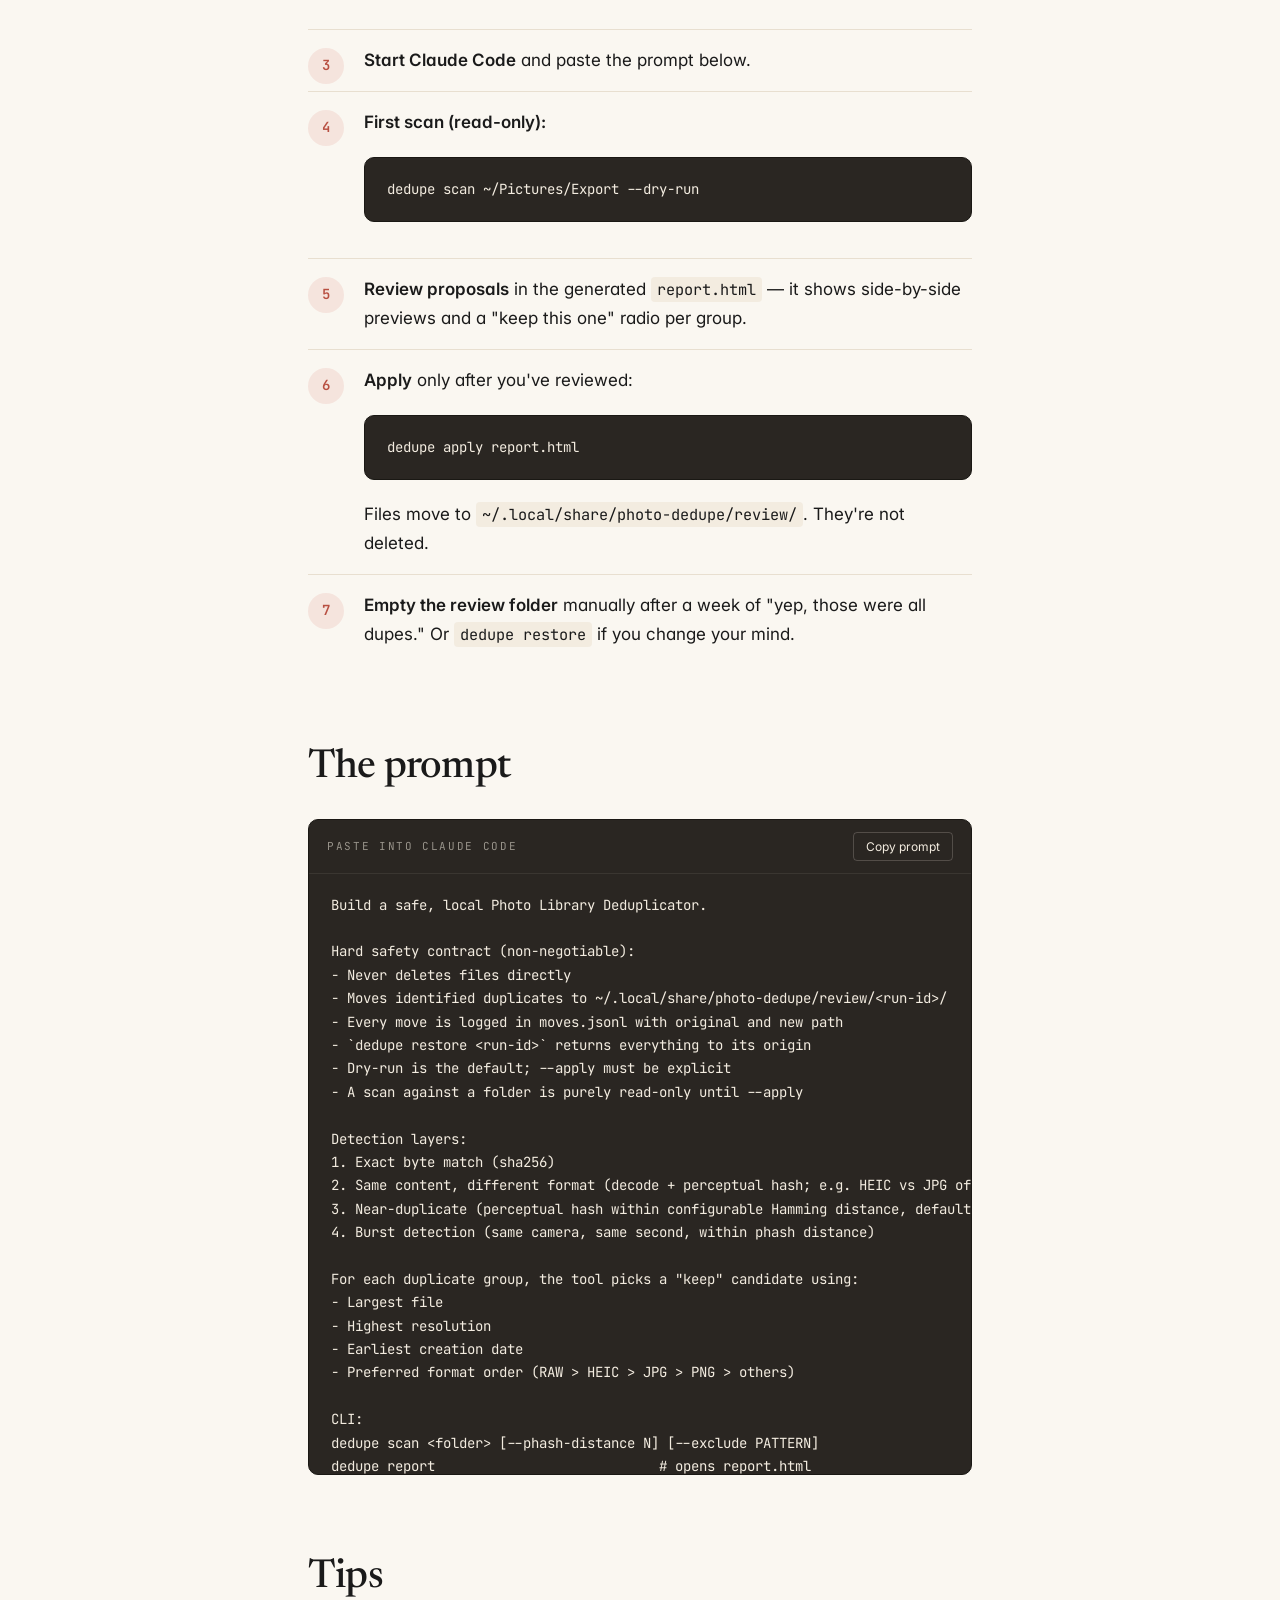
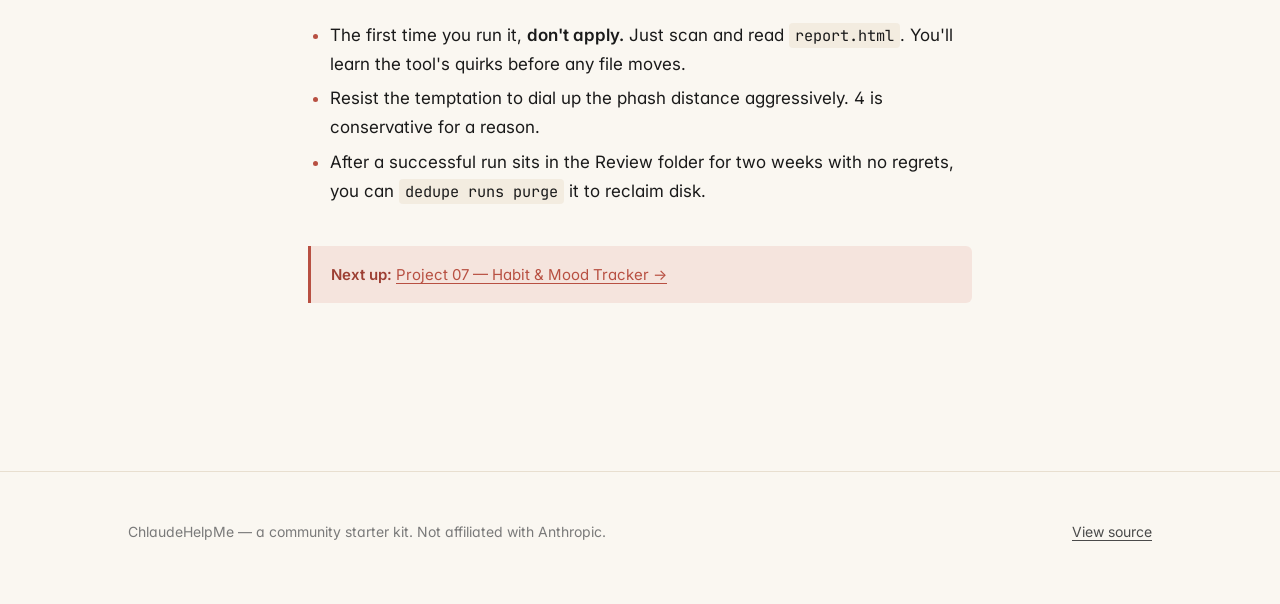
<file: site/projects/06-photo-dedupe.html>
<!doctype html>
<html lang="en">
<head>
<meta charset="utf-8" />
<meta name="viewport" content="width=device-width, initial-scale=1" />
<title>Photo Library Deduplicator — ChlaudeHelpMe</title>
<meta name="description" content="Safely find duplicate and near-duplicate photos. Review side-by-side. Never deletes." />
<link rel="preconnect" href="https://fonts.googleapis.com" />
<link rel="preconnect" href="https://fonts.gstatic.com" crossorigin />
<link href="https://fonts.googleapis.com/css2?family=Newsreader:ital,wght@0,400;0,500;0,600;1,400;1,500&family=Inter:wght@400;500;600&family=JetBrains+Mono:wght@400;500&display=swap" rel="stylesheet" />
<link rel="stylesheet" href="../assets/style.css" />
<link rel="icon" href="data:image/svg+xml,%3Csvg xmlns='http://www.w3.org/2000/svg' viewBox='0 0 32 32'%3E%3Crect width='32' height='32' rx='6' fill='%23b85042'/%3E%3Ctext x='16' y='22' font-family='Georgia,serif' font-size='20' font-weight='500' fill='%23faf7f1' text-anchor='middle'%3EC%3C/text%3E%3C/svg%3E" />
</head>
<body>

<header class="site-header">
  <nav class="nav">
    <a class="brand" href="../index.html">Chlaude<span class="dot">·</span>HelpMe</a>
    <div class="nav-links">
      <a href="../index.html#setup">Setup</a>
      <a href="../index.html#projects">Projects</a>
      <a href="../beginners.html">Beginners</a>
      <a href="https://github.com/robbie-med/ChlaudeHelpMe" target="_blank" rel="noopener">GitHub</a>
    </div>
  </nav>
</header>

<main>

<section class="project-hero">
  <div class="prose">
    <div class="num">Project 06</div>
    <h1>Photo Library Deduplicator</h1>
    <p class="lede">Safely find duplicate and near-duplicate photos (same shot taken three times, screenshots of the same thing, HEIC vs JPG of the same image). Review side-by-side previews. Move dupes to a "Review" folder — <strong>never</strong> delete directly. Recover anything you didn't mean to move with one command.</p>
  </div>
</section>

<section>
  <div class="prose">
    <div class="callout">
      <strong>Safety contract:</strong> this tool never deletes a file. It only ever <em>moves</em> identified duplicates into a holding folder, with a log file that lets you restore any run with a single command. Empty the holding folder yourself when you're sure.
    </div>

    <h2>What you'll need</h2>
    <ul>
      <li>macOS or Linux.</li>
      <li>Python 3.11+ with Pillow available.</li>
      <li>A photo folder. Options:
        <ul>
          <li>Apple Photos: File → Export → Export Originals to a folder (don't dedupe on the live library).</li>
          <li>A flat <code>~/Pictures</code> or any export folder.</li>
        </ul>
      </li>
      <li>Plenty of free disk space — moved-not-deleted dupes still take room until you empty the Review folder.</li>
    </ul>

    <h2>Setup walkthrough</h2>
    <ol class="steps">
      <li><strong>Make a working copy of your photos.</strong> Don't run this on the only copy of your photos. Either run on an export, or have a Time Machine / <code>rsync</code> backup.</li>
      <li><strong>Make the project folder:</strong>
        <pre><code>mkdir -p ~/projects/photo-dedupe &amp;&amp; cd ~/projects/photo-dedupe
git init</code></pre>
      </li>
      <li><strong>Start Claude Code</strong> and paste the prompt below.</li>
      <li><strong>First scan (read-only):</strong>
        <pre><code>dedupe scan ~/Pictures/Export --dry-run</code></pre>
      </li>
      <li><strong>Review proposals</strong> in the generated <code>report.html</code> — it shows side-by-side previews and a "keep this one" radio per group.</li>
      <li><strong>Apply</strong> only after you've reviewed:
        <pre><code>dedupe apply report.html</code></pre>
        Files move to <code>~/.local/share/photo-dedupe/review/</code>. They're not deleted.
      </li>
      <li><strong>Empty the review folder</strong> manually after a week of "yep, those were all dupes." Or <code>dedupe restore</code> if you change your mind.</li>
    </ol>

    <h2>The prompt</h2>

    <div class="prompt-block">
      <div class="prompt-block-header">
        <span class="prompt-block-label">Paste into Claude Code</span>
        <button class="copy-btn">Copy prompt</button>
      </div>
      <pre><code>Build a safe, local Photo Library Deduplicator.

Hard safety contract (non-negotiable):
- Never deletes files directly
- Moves identified duplicates to ~/.local/share/photo-dedupe/review/&lt;run-id&gt;/
- Every move is logged in moves.jsonl with original and new path
- `dedupe restore &lt;run-id&gt;` returns everything to its origin
- Dry-run is the default; --apply must be explicit
- A scan against a folder is purely read-only until --apply

Detection layers:
1. Exact byte match (sha256)
2. Same content, different format (decode + perceptual hash; e.g. HEIC vs JPG of same scene)
3. Near-duplicate (perceptual hash within configurable Hamming distance, default 4)
4. Burst detection (same camera, same second, within phash distance)

For each duplicate group, the tool picks a "keep" candidate using:
- Largest file
- Highest resolution
- Earliest creation date
- Preferred format order (RAW &gt; HEIC &gt; JPG &gt; PNG &gt; others)

CLI:
dedupe scan &lt;folder&gt; [--phash-distance N] [--exclude PATTERN]
dedupe report                            # opens report.html
dedupe apply &lt;report.html&gt;               # moves non-kept files to review folder
dedupe restore &lt;run-id&gt;                  # reverses a run
dedupe runs list                         # show recent runs and stats
dedupe runs purge &lt;run-id&gt;               # permanently delete a run's review folder (irreversible)

Report (HTML):
- Static HTML file, no server needed
- Each duplicate group on its own card with thumbnails
- Radio button to pick "keep" (defaults to algorithm's choice)
- "Skip this group" option
- Saves user choices back to report.html on Save

Hard requirements:
- Honors a .dedupeignore in the scanned folder
- Skips files smaller than 50KB (avatars, icons, etc.) by default; configurable
- Never traverses into iCloud "offloaded" placeholders (macOS attr io.com.apple.icloud.itemSize == 0)
- Logs everything (level info+) to ~/.local/state/photo-dedupe/log/
- Thumbnails generated to ~/.local/share/photo-dedupe/thumbs/ and reused across runs

Project layout:
photo-dedupe/
  README.md
  pyproject.toml
  .env.example
  dedupe/
    cli.py
    scanner.py
    hashing.py
    grouping.py
    chooser.py
    mover.py
    report.py
    restore.py
  templates/
    report.html.j2
  tests/

Code quality:
- Typed Python, Pydantic models
- Minimal deps: Pillow, imagehash, pillow-heif, jinja2, rich, click/typer
- Tests for every safety-critical path (move/restore/dedup math)
- README opens with the safety contract in bold

Before writing code, ask me 5 clarifying questions about my photo library location, format mix, whether I shoot RAW, and how aggressive a near-dupe threshold I want.</code></pre>
    </div>

    <h2>Tips</h2>
    <ul>
      <li>The first time you run it, <strong>don't apply.</strong> Just scan and read <code>report.html</code>. You'll learn the tool's quirks before any file moves.</li>
      <li>Resist the temptation to dial up the phash distance aggressively. 4 is conservative for a reason.</li>
      <li>After a successful run sits in the Review folder for two weeks with no regrets, you can <code>dedupe runs purge</code> it to reclaim disk.</li>
    </ul>

    <div class="callout" style="margin-top: 40px;">
      <strong>Next up:</strong> <a href="07-habit-tracker.html">Project 07 — Habit & Mood Tracker →</a>
    </div>
  </div>
</section>

</main>

<footer class="site-footer">
  <div class="container">
    <div>ChlaudeHelpMe — a community starter kit. Not affiliated with Anthropic.</div>
    <div><a href="https://github.com/robbie-med/ChlaudeHelpMe" target="_blank" rel="noopener">View source</a></div>
  </div>
</footer>

<script src="../assets/copy.js"></script>
</body>
</html>
</file>
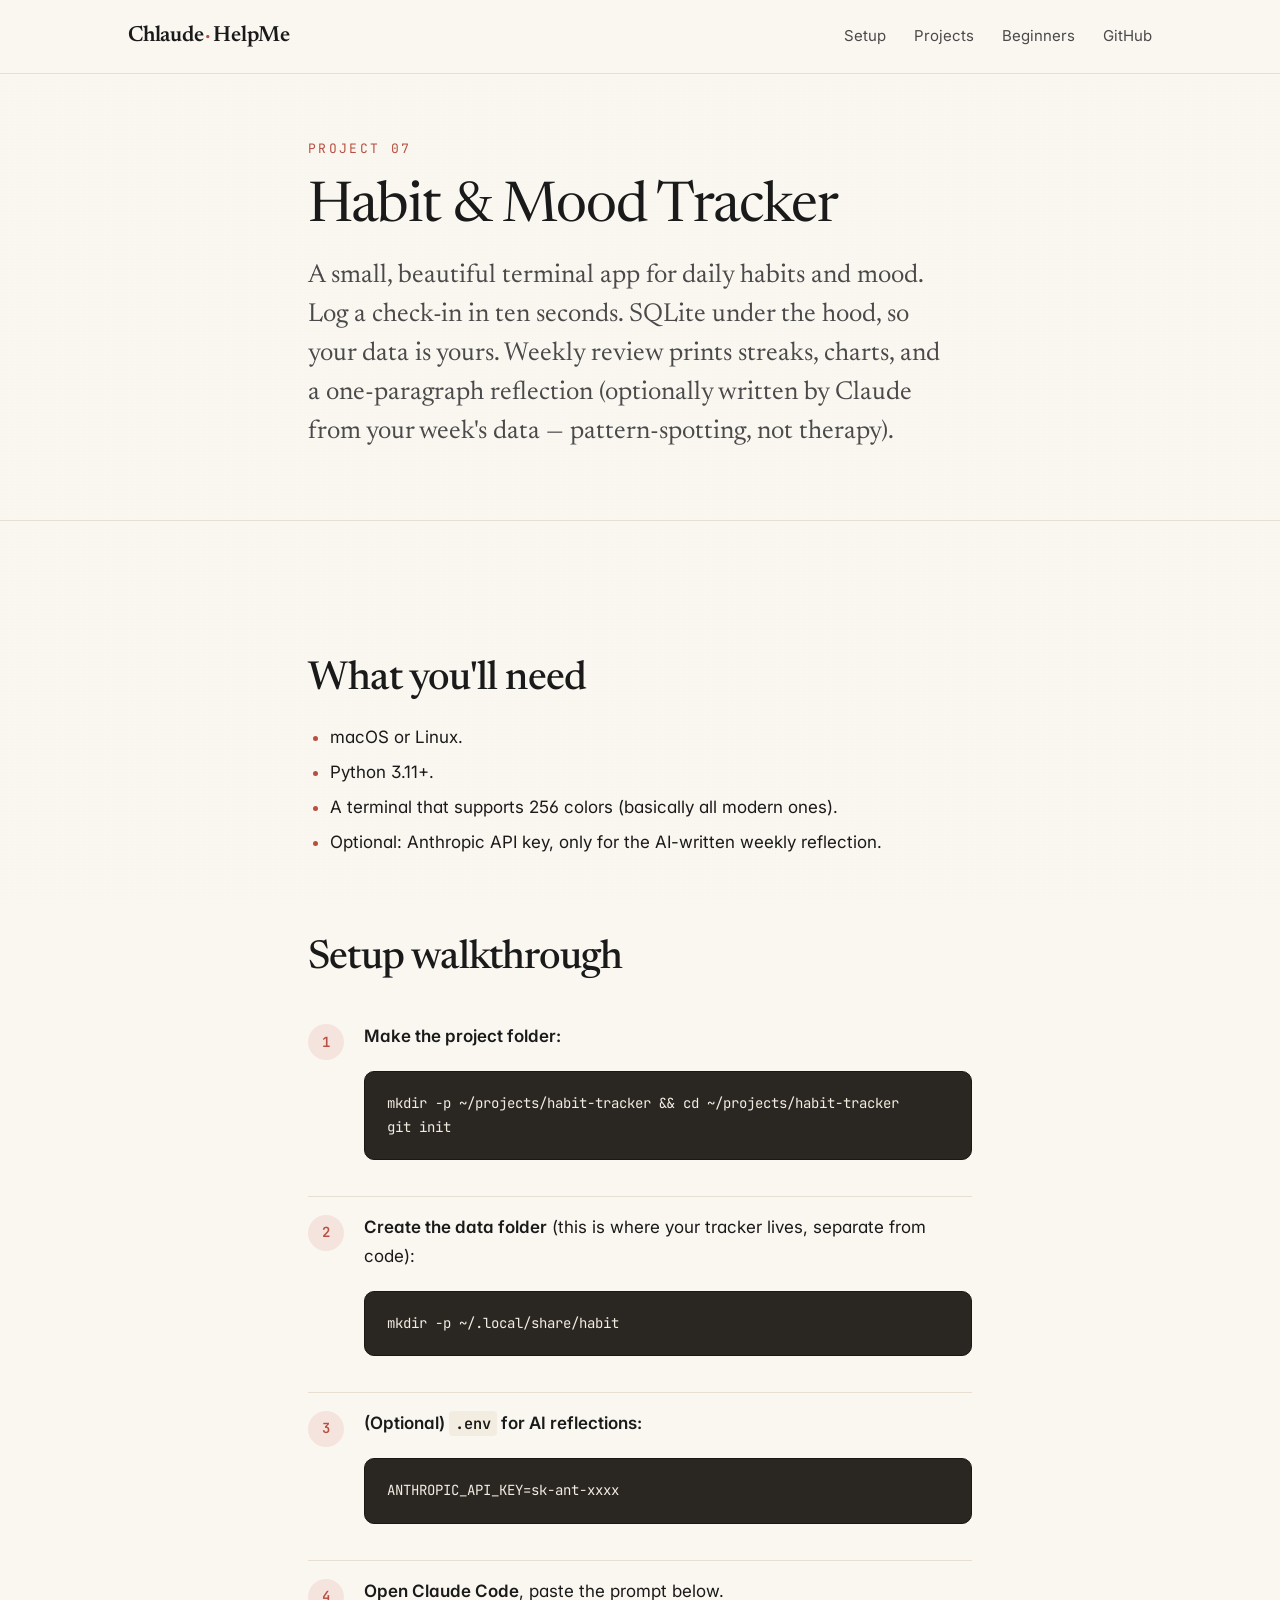
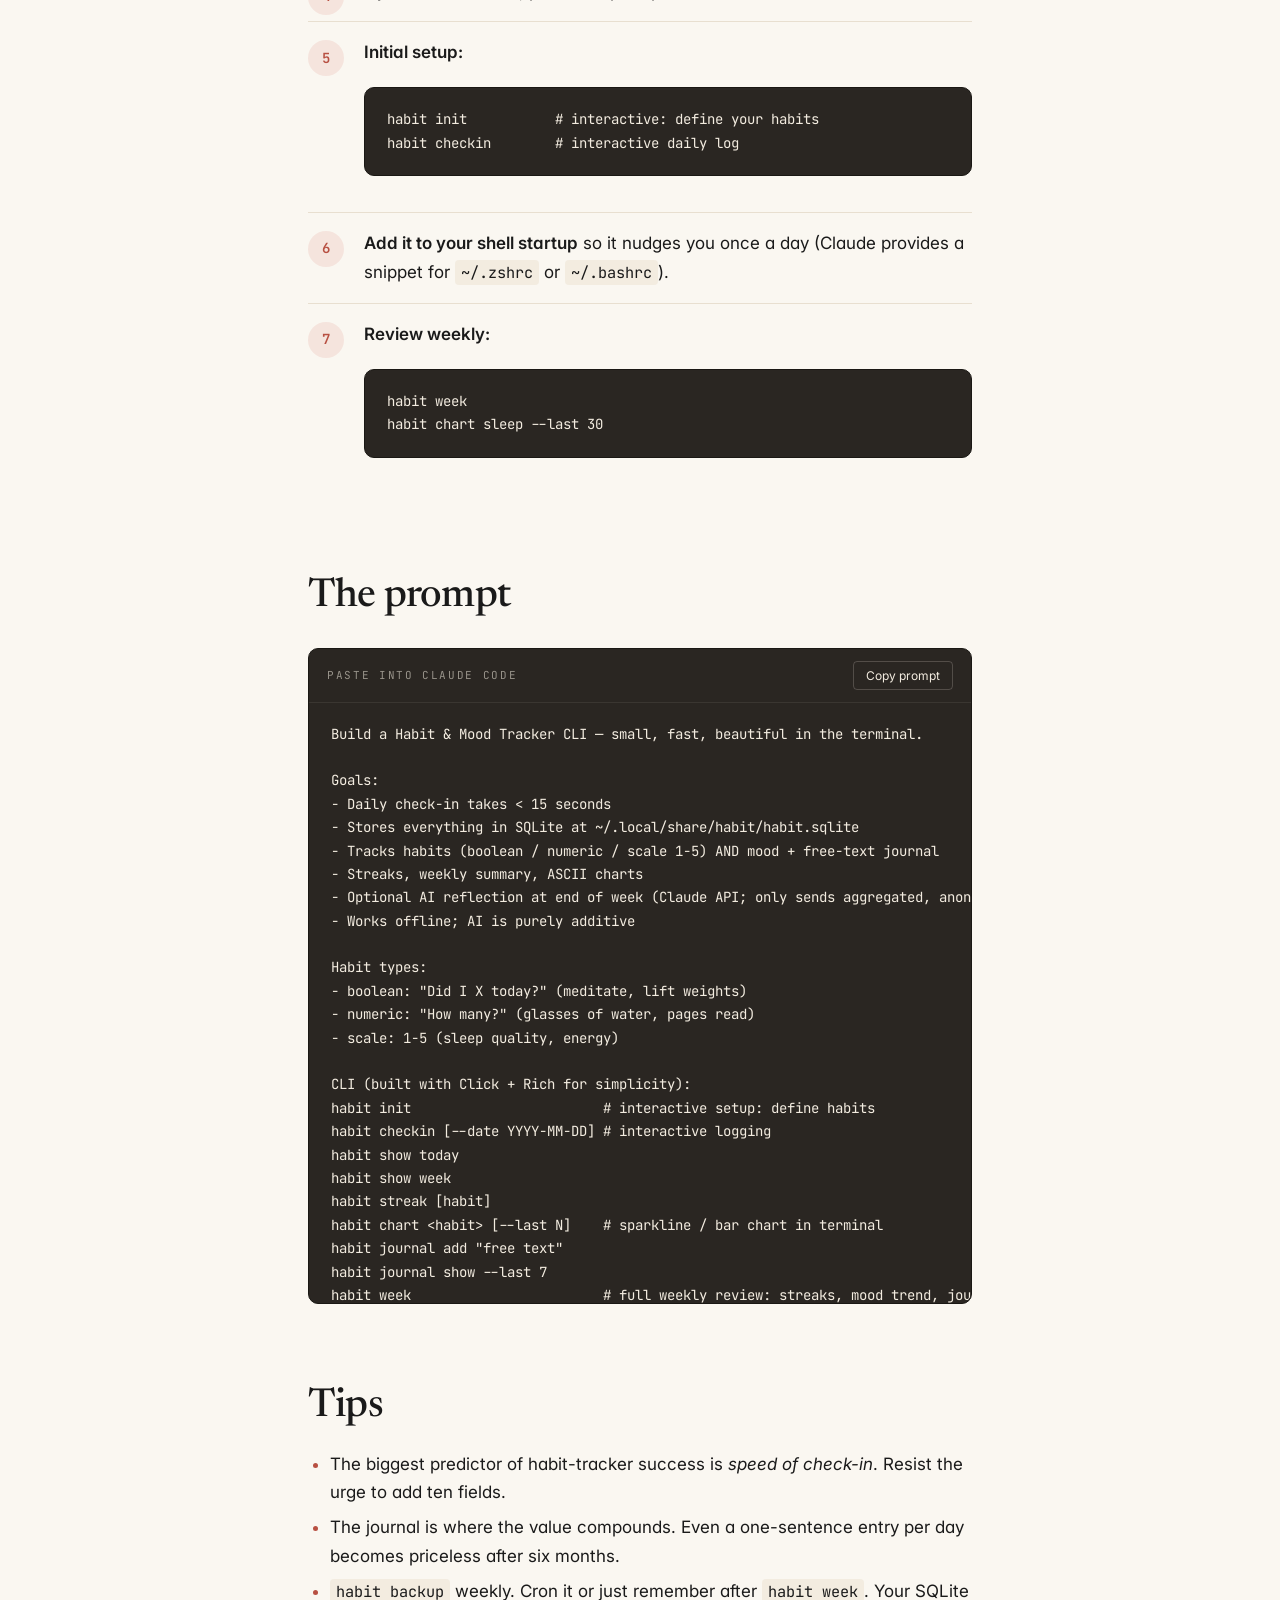
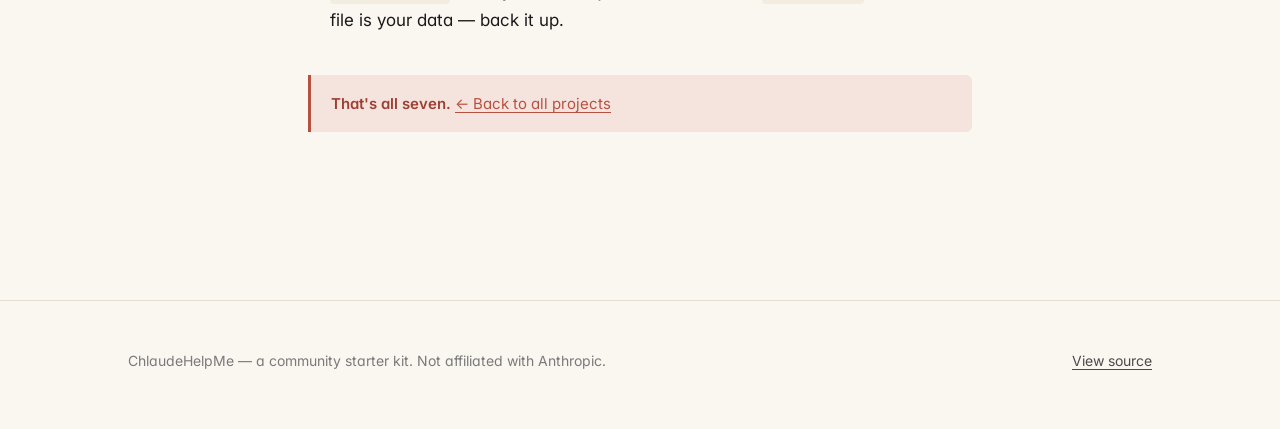
<file: site/projects/07-habit-tracker.html>
<!doctype html>
<html lang="en">
<head>
<meta charset="utf-8" />
<meta name="viewport" content="width=device-width, initial-scale=1" />
<title>Habit & Mood Tracker — ChlaudeHelpMe</title>
<meta name="description" content="A small, beautiful terminal app for daily habits and mood. SQLite-backed. Weekly review with charts." />
<link rel="preconnect" href="https://fonts.googleapis.com" />
<link rel="preconnect" href="https://fonts.gstatic.com" crossorigin />
<link href="https://fonts.googleapis.com/css2?family=Newsreader:ital,wght@0,400;0,500;0,600;1,400;1,500&family=Inter:wght@400;500;600&family=JetBrains+Mono:wght@400;500&display=swap" rel="stylesheet" />
<link rel="stylesheet" href="../assets/style.css" />
<link rel="icon" href="data:image/svg+xml,%3Csvg xmlns='http://www.w3.org/2000/svg' viewBox='0 0 32 32'%3E%3Crect width='32' height='32' rx='6' fill='%23b85042'/%3E%3Ctext x='16' y='22' font-family='Georgia,serif' font-size='20' font-weight='500' fill='%23faf7f1' text-anchor='middle'%3EC%3C/text%3E%3C/svg%3E" />
</head>
<body>

<header class="site-header">
  <nav class="nav">
    <a class="brand" href="../index.html">Chlaude<span class="dot">·</span>HelpMe</a>
    <div class="nav-links">
      <a href="../index.html#setup">Setup</a>
      <a href="../index.html#projects">Projects</a>
      <a href="../beginners.html">Beginners</a>
      <a href="https://github.com/robbie-med/ChlaudeHelpMe" target="_blank" rel="noopener">GitHub</a>
    </div>
  </nav>
</header>

<main>

<section class="project-hero">
  <div class="prose">
    <div class="num">Project 07</div>
    <h1>Habit & Mood Tracker</h1>
    <p class="lede">A small, beautiful terminal app for daily habits and mood. Log a check-in in ten seconds. SQLite under the hood, so your data is yours. Weekly review prints streaks, charts, and a one-paragraph reflection (optionally written by Claude from your week's data — pattern-spotting, not therapy).</p>
  </div>
</section>

<section>
  <div class="prose">
    <h2>What you'll need</h2>
    <ul>
      <li>macOS or Linux.</li>
      <li>Python 3.11+.</li>
      <li>A terminal that supports 256 colors (basically all modern ones).</li>
      <li>Optional: Anthropic API key, only for the AI-written weekly reflection.</li>
    </ul>

    <h2>Setup walkthrough</h2>
    <ol class="steps">
      <li><strong>Make the project folder:</strong>
        <pre><code>mkdir -p ~/projects/habit-tracker &amp;&amp; cd ~/projects/habit-tracker
git init</code></pre>
      </li>
      <li><strong>Create the data folder</strong> (this is where your tracker lives, separate from code):
        <pre><code>mkdir -p ~/.local/share/habit</code></pre>
      </li>
      <li><strong>(Optional) <code>.env</code> for AI reflections:</strong>
        <pre><code>ANTHROPIC_API_KEY=sk-ant-xxxx</code></pre>
      </li>
      <li><strong>Open Claude Code</strong>, paste the prompt below.</li>
      <li><strong>Initial setup:</strong>
        <pre><code>habit init           # interactive: define your habits
habit checkin        # interactive daily log</code></pre>
      </li>
      <li><strong>Add it to your shell startup</strong> so it nudges you once a day (Claude provides a snippet for <code>~/.zshrc</code> or <code>~/.bashrc</code>).</li>
      <li><strong>Review weekly:</strong>
        <pre><code>habit week
habit chart sleep --last 30</code></pre>
      </li>
    </ol>

    <h2>The prompt</h2>

    <div class="prompt-block">
      <div class="prompt-block-header">
        <span class="prompt-block-label">Paste into Claude Code</span>
        <button class="copy-btn">Copy prompt</button>
      </div>
      <pre><code>Build a Habit & Mood Tracker CLI — small, fast, beautiful in the terminal.

Goals:
- Daily check-in takes &lt; 15 seconds
- Stores everything in SQLite at ~/.local/share/habit/habit.sqlite
- Tracks habits (boolean / numeric / scale 1-5) AND mood + free-text journal
- Streaks, weekly summary, ASCII charts
- Optional AI reflection at end of week (Claude API; only sends aggregated, anonymized data)
- Works offline; AI is purely additive

Habit types:
- boolean: "Did I X today?" (meditate, lift weights)
- numeric: "How many?" (glasses of water, pages read)
- scale: 1-5 (sleep quality, energy)

CLI (built with Click + Rich for simplicity):
habit init                        # interactive setup: define habits
habit checkin [--date YYYY-MM-DD] # interactive logging
habit show today
habit show week
habit streak [habit]
habit chart &lt;habit&gt; [--last N]    # sparkline / bar chart in terminal
habit journal add "free text"
habit journal show --last 7
habit week                        # full weekly review: streaks, mood trend, journal recap
habit week --ai                   # plus a 1-paragraph reflection from Claude
habit export --format {csv,json,markdown}
habit import &lt;file&gt;

Database schema:
- habits(id, name, type, unit, target, created_at, archived)
- entries(id, habit_id, date, value, note)
- moods(id, date, score, note)
- journal(id, date, body)

Hard requirements:
- Single SQLite file, durable (WAL mode)
- Migrations folder; first version is migration 001
- Backup command: `habit backup` writes a timestamped copy to ~/.local/share/habit/backups/
- AI reflection (when enabled) is sent ONLY aggregated counts and 1-5 scale averages plus the journal text the user wrote; no raw entries beyond that
- AI prompt explicitly instructs Claude: "describe patterns; do not diagnose, do not advise medically"
- Every destructive action confirms (delete habit, drop entries)
- Output uses Rich for color but degrades gracefully when piped (TTY check)

Project layout:
habit-tracker/
  README.md
  pyproject.toml
  .env.example
  habit/
    cli.py
    db.py
    migrations/
      001_initial.sql
    models.py
    checkin.py
    summary.py
    charts.py
    ai_reflection.py
    backup.py
  tests/

Code quality:
- Typed Python, Pydantic models
- Minimal deps: click, rich, pydantic, anthropic optional
- Tests cover streak math, week-boundary edge cases, migrations, and backup
- README screenshot of a terminal session (use a code block, don't generate images)

Before writing code, ask me 5 clarifying questions about which habits I want to track, my week-start day, whether I want a morning or evening check-in, and whether the AI reflection should be on by default.</code></pre>
    </div>

    <h2>Tips</h2>
    <ul>
      <li>The biggest predictor of habit-tracker success is <em>speed of check-in</em>. Resist the urge to add ten fields.</li>
      <li>The journal is where the value compounds. Even a one-sentence entry per day becomes priceless after six months.</li>
      <li><code>habit backup</code> weekly. Cron it or just remember after <code>habit week</code>. Your SQLite file is your data — back it up.</li>
    </ul>

    <div class="callout" style="margin-top: 40px;">
      <strong>That's all seven.</strong> <a href="../index.html#projects">← Back to all projects</a>
    </div>
  </div>
</section>

</main>

<footer class="site-footer">
  <div class="container">
    <div>ChlaudeHelpMe — a community starter kit. Not affiliated with Anthropic.</div>
    <div><a href="https://github.com/robbie-med/ChlaudeHelpMe" target="_blank" rel="noopener">View source</a></div>
  </div>
</footer>

<script src="../assets/copy.js"></script>
</body>
</html>
</file>
<file: assets/style.css>
/* ChlaudeHelpMe — bespoke editorial styling */

:root {
  --bg: #faf7f1;
  --bg-soft: #f3ece0;
  --surface: #fffdf8;
  --ink: #1a1a1a;
  --ink-2: #4a4a4a;
  --ink-3: #7a7a7a;
  --rule: #e8dfd0;
  --rule-strong: #d6c9b3;
  --accent: #b85042;
  --accent-hover: #9d3f33;
  --accent-soft: #f5e4dd;
  --code-bg: #2a2622;
  --code-ink: #f3ece0;

  --font-serif: "Newsreader", "Iowan Old Style", "Apple Garamond", Georgia, "Times New Roman", serif;
  --font-sans: "Inter", -apple-system, BlinkMacSystemFont, "Segoe UI", system-ui, sans-serif;
  --font-mono: "JetBrains Mono", ui-monospace, "SF Mono", Menlo, Consolas, monospace;

  --r-sm: 6px;
  --r-md: 10px;
  --r-lg: 16px;
}

* { box-sizing: border-box; }

html {
  -webkit-font-smoothing: antialiased;
  -moz-osx-font-smoothing: grayscale;
  text-rendering: optimizeLegibility;
}

body {
  margin: 0;
  background: var(--bg);
  color: var(--ink);
  font-family: var(--font-sans);
  font-size: 17px;
  line-height: 1.7;
  font-feature-settings: "ss01", "cv11";
}

/* Paper texture overlay — very subtle */
body::before {
  content: "";
  position: fixed;
  inset: 0;
  pointer-events: none;
  background-image:
    radial-gradient(rgba(0,0,0,0.012) 1px, transparent 1px);
  background-size: 3px 3px;
  z-index: 0;
}

main, header, footer { position: relative; z-index: 1; }

/* ---------- Header / nav ---------- */
.site-header {
  border-bottom: 1px solid var(--rule);
  background: rgba(250, 247, 241, 0.85);
  backdrop-filter: saturate(140%) blur(10px);
  -webkit-backdrop-filter: saturate(140%) blur(10px);
  position: sticky;
  top: 0;
  z-index: 50;
}
.nav {
  max-width: 1080px;
  margin: 0 auto;
  padding: 18px 28px;
  display: flex;
  align-items: baseline;
  justify-content: space-between;
  gap: 24px;
}
.brand {
  font-family: var(--font-serif);
  font-size: 22px;
  font-weight: 600;
  letter-spacing: -0.01em;
  color: var(--ink);
  text-decoration: none;
}
.brand .dot {
  color: var(--accent);
  margin: 0 2px;
}
.nav-links {
  display: flex;
  gap: 28px;
  font-size: 15px;
  color: var(--ink-2);
}
.nav-links a {
  color: var(--ink-2);
  text-decoration: none;
  transition: color 0.15s;
}
.nav-links a:hover { color: var(--accent); }

/* ---------- Layout ---------- */
.container {
  max-width: 1080px;
  margin: 0 auto;
  padding: 0 28px;
}
.prose {
  max-width: 720px;
  margin: 0 auto;
  padding: 0 28px;
}

/* ---------- Typography ---------- */
h1, h2, h3, h4 {
  font-family: var(--font-serif);
  font-weight: 500;
  letter-spacing: -0.02em;
  line-height: 1.15;
  color: var(--ink);
}
h1 {
  font-size: clamp(40px, 6vw, 68px);
  margin: 0 0 24px;
  font-weight: 400;
}
h2 {
  font-size: clamp(28px, 3.4vw, 40px);
  margin: 80px 0 20px;
  font-weight: 500;
}
h3 {
  font-size: 22px;
  margin: 40px 0 12px;
  font-weight: 600;
}
h4 {
  font-size: 17px;
  font-family: var(--font-sans);
  font-weight: 600;
  margin: 28px 0 8px;
  letter-spacing: 0;
}
p { margin: 0 0 18px; }
.lede {
  font-family: var(--font-serif);
  font-size: clamp(20px, 2.2vw, 26px);
  line-height: 1.5;
  color: var(--ink-2);
  font-weight: 400;
  margin: 0 0 36px;
  max-width: 640px;
}
a { color: var(--accent); text-decoration: underline; text-underline-offset: 3px; text-decoration-thickness: 1px; }
a:hover { color: var(--accent-hover); }
strong { font-weight: 600; color: var(--ink); }
em { font-style: italic; }

ul, ol { padding-left: 22px; margin: 0 0 20px; }
li { margin: 6px 0; }
li::marker { color: var(--accent); }

hr {
  border: none;
  border-top: 1px solid var(--rule);
  margin: 56px 0;
}

blockquote {
  margin: 24px 0;
  padding: 4px 0 4px 20px;
  border-left: 3px solid var(--accent);
  color: var(--ink-2);
  font-style: italic;
}
blockquote p:last-child { margin-bottom: 0; }

/* ---------- Code ---------- */
code {
  font-family: var(--font-mono);
  font-size: 0.9em;
  background: var(--bg-soft);
  padding: 2px 6px;
  border-radius: 4px;
  color: var(--ink);
}
pre {
  background: var(--code-bg);
  color: var(--code-ink);
  padding: 20px 22px;
  border-radius: var(--r-md);
  overflow-x: auto;
  margin: 20px 0;
  font-size: 14px;
  line-height: 1.6;
  border: 1px solid #1a1814;
}
pre code {
  background: none;
  padding: 0;
  color: inherit;
  font-size: inherit;
}

/* ---------- Hero ---------- */
.hero {
  padding: 96px 0 64px;
}
.hero h1 .accent { color: var(--accent); font-style: italic; }
.eyebrow {
  font-family: var(--font-mono);
  font-size: 12px;
  letter-spacing: 0.18em;
  text-transform: uppercase;
  color: var(--accent);
  margin-bottom: 24px;
  font-weight: 500;
}

.cta-row {
  display: flex;
  gap: 14px;
  flex-wrap: wrap;
  margin-top: 8px;
}
.btn {
  display: inline-flex;
  align-items: center;
  gap: 8px;
  padding: 13px 22px;
  border-radius: var(--r-sm);
  font-family: var(--font-sans);
  font-size: 15px;
  font-weight: 500;
  text-decoration: none;
  transition: all 0.18s ease;
  cursor: pointer;
  border: 1px solid transparent;
}
.btn.primary {
  background: var(--ink);
  color: var(--bg);
}
.btn.primary:hover {
  background: var(--accent);
  color: white;
  transform: translateY(-1px);
}
.btn.secondary {
  background: transparent;
  color: var(--ink);
  border-color: var(--rule-strong);
}
.btn.secondary:hover {
  border-color: var(--ink);
  background: var(--surface);
}
.btn .arrow { transition: transform 0.18s; }
.btn:hover .arrow { transform: translateX(3px); }

/* ---------- Sections ---------- */
section {
  padding: 24px 0;
}
.section-divider {
  width: 60px;
  border-top: 2px solid var(--accent);
  margin: 60px 0 24px;
}

/* ---------- Tabs (Mac / Linux) ---------- */
.tabs {
  display: flex;
  gap: 4px;
  border-bottom: 1px solid var(--rule);
  margin: 16px 0 0;
}
.tab-btn {
  background: none;
  border: none;
  font-family: var(--font-sans);
  font-size: 14px;
  font-weight: 500;
  color: var(--ink-3);
  padding: 10px 16px;
  cursor: pointer;
  border-bottom: 2px solid transparent;
  margin-bottom: -1px;
  transition: all 0.15s;
}
.tab-btn:hover { color: var(--ink); }
.tab-btn.active {
  color: var(--ink);
  border-bottom-color: var(--accent);
}
.tab-panel { display: none; padding-top: 8px; }
.tab-panel.active { display: block; }

/* ---------- Project cards ---------- */
.project-grid {
  display: grid;
  grid-template-columns: repeat(auto-fill, minmax(320px, 1fr));
  gap: 20px;
  margin-top: 32px;
}
.card {
  background: var(--surface);
  border: 1px solid var(--rule);
  border-radius: var(--r-lg);
  padding: 28px 24px;
  text-decoration: none;
  color: var(--ink);
  transition: all 0.2s ease;
  display: flex;
  flex-direction: column;
  min-height: 220px;
}
.card:hover {
  border-color: var(--accent);
  transform: translateY(-2px);
  box-shadow: 0 8px 24px rgba(184, 80, 66, 0.08);
}
.card .num {
  font-family: var(--font-mono);
  font-size: 12px;
  color: var(--accent);
  letter-spacing: 0.1em;
  margin-bottom: 14px;
  font-weight: 500;
}
.card h3 {
  font-family: var(--font-serif);
  font-size: 22px;
  margin: 0 0 10px;
  font-weight: 500;
  line-height: 1.2;
}
.card p {
  color: var(--ink-2);
  font-size: 15px;
  line-height: 1.55;
  margin: 0;
  flex: 1;
}
.card .open {
  margin-top: 18px;
  font-size: 14px;
  font-weight: 500;
  color: var(--accent);
}
.card:hover .open .arrow { transform: translateX(3px); }
.card .open .arrow { display: inline-block; transition: transform 0.18s; }

/* ---------- Prompt block (copy-paste) ---------- */
.prompt-block {
  position: relative;
  margin: 28px 0;
  background: var(--code-bg);
  border-radius: var(--r-md);
  border: 1px solid #1a1814;
}
.prompt-block-header {
  display: flex;
  justify-content: space-between;
  align-items: center;
  padding: 12px 18px;
  border-bottom: 1px solid rgba(243, 236, 224, 0.08);
}
.prompt-block-label {
  font-family: var(--font-mono);
  font-size: 11px;
  letter-spacing: 0.15em;
  text-transform: uppercase;
  color: rgba(243, 236, 224, 0.55);
}
.copy-btn {
  background: transparent;
  border: 1px solid rgba(243, 236, 224, 0.2);
  color: var(--code-ink);
  font-family: var(--font-sans);
  font-size: 12px;
  padding: 6px 12px;
  border-radius: 4px;
  cursor: pointer;
  transition: all 0.15s;
}
.copy-btn:hover {
  background: var(--accent);
  border-color: var(--accent);
  color: white;
}
.copy-btn.copied {
  background: #4a7a4a;
  border-color: #4a7a4a;
  color: white;
}
.prompt-block pre {
  margin: 0;
  border: none;
  border-radius: 0 0 var(--r-md) var(--r-md);
  max-height: 600px;
}

/* ---------- Callouts ---------- */
.callout {
  background: var(--accent-soft);
  border-left: 3px solid var(--accent);
  padding: 16px 20px;
  border-radius: 0 var(--r-sm) var(--r-sm) 0;
  margin: 24px 0;
  font-size: 15px;
}
.callout strong { color: var(--accent-hover); }
.callout p:last-child { margin-bottom: 0; }

/* ---------- Tables ---------- */
table {
  width: 100%;
  border-collapse: collapse;
  margin: 24px 0;
  font-size: 15px;
}
th, td {
  text-align: left;
  padding: 12px 16px;
  border-bottom: 1px solid var(--rule);
}
th {
  font-weight: 600;
  color: var(--ink);
  background: var(--bg-soft);
  font-size: 13px;
  text-transform: uppercase;
  letter-spacing: 0.06em;
}
td code { font-size: 13px; }

/* ---------- Steps (numbered walkthroughs) ---------- */
.steps {
  list-style: none;
  padding: 0;
  counter-reset: step;
  margin: 24px 0;
}
.steps > li {
  counter-increment: step;
  position: relative;
  padding: 16px 0 16px 56px;
  border-bottom: 1px solid var(--rule);
  margin: 0;
}
.steps > li:last-child { border-bottom: none; }
.steps > li::before {
  content: counter(step);
  position: absolute;
  left: 0;
  top: 18px;
  width: 36px;
  height: 36px;
  border-radius: 50%;
  background: var(--accent-soft);
  color: var(--accent);
  font-family: var(--font-mono);
  font-weight: 600;
  font-size: 14px;
  display: flex;
  align-items: center;
  justify-content: center;
}

/* ---------- Project page hero ---------- */
.project-hero {
  padding: 64px 0 32px;
  border-bottom: 1px solid var(--rule);
  margin-bottom: 32px;
}
.project-hero .num {
  font-family: var(--font-mono);
  font-size: 13px;
  letter-spacing: 0.18em;
  color: var(--accent);
  text-transform: uppercase;
  margin-bottom: 16px;
}
.project-hero h1 { font-size: clamp(36px, 5vw, 56px); margin-bottom: 16px; }

/* ---------- Footer ---------- */
.site-footer {
  margin-top: 120px;
  padding: 48px 0 64px;
  border-top: 1px solid var(--rule);
  color: var(--ink-3);
  font-size: 14px;
}
.site-footer .container {
  display: flex;
  justify-content: space-between;
  align-items: baseline;
  flex-wrap: wrap;
  gap: 16px;
}
.site-footer a { color: var(--ink-2); }

/* ---------- Misc ---------- */
.kbd {
  font-family: var(--font-mono);
  font-size: 12px;
  background: white;
  border: 1px solid var(--rule-strong);
  border-bottom-width: 2px;
  border-radius: 4px;
  padding: 2px 6px;
  color: var(--ink-2);
}

.muted { color: var(--ink-3); }
.small { font-size: 14px; }

/* ---------- Responsive ---------- */
@media (max-width: 640px) {
  .hero { padding: 56px 0 32px; }
  .nav { padding: 14px 20px; }
  .nav-links { gap: 18px; font-size: 14px; }
  .container, .prose { padding: 0 20px; }
  h2 { margin-top: 56px; }
  .steps > li { padding-left: 48px; }
  .steps > li::before { width: 32px; height: 32px; font-size: 13px; }
}
</file>
<file: site/assets/style.css>
/* ChlaudeHelpMe — bespoke editorial styling */

:root {
  --bg: #faf7f1;
  --bg-soft: #f3ece0;
  --surface: #fffdf8;
  --ink: #1a1a1a;
  --ink-2: #4a4a4a;
  --ink-3: #7a7a7a;
  --rule: #e8dfd0;
  --rule-strong: #d6c9b3;
  --accent: #b85042;
  --accent-hover: #9d3f33;
  --accent-soft: #f5e4dd;
  --code-bg: #2a2622;
  --code-ink: #f3ece0;

  --font-serif: "Newsreader", "Iowan Old Style", "Apple Garamond", Georgia, "Times New Roman", serif;
  --font-sans: "Inter", -apple-system, BlinkMacSystemFont, "Segoe UI", system-ui, sans-serif;
  --font-mono: "JetBrains Mono", ui-monospace, "SF Mono", Menlo, Consolas, monospace;

  --r-sm: 6px;
  --r-md: 10px;
  --r-lg: 16px;
}

* { box-sizing: border-box; }

html {
  -webkit-font-smoothing: antialiased;
  -moz-osx-font-smoothing: grayscale;
  text-rendering: optimizeLegibility;
}

body {
  margin: 0;
  background: var(--bg);
  color: var(--ink);
  font-family: var(--font-sans);
  font-size: 17px;
  line-height: 1.7;
  font-feature-settings: "ss01", "cv11";
}

/* Paper texture overlay — very subtle */
body::before {
  content: "";
  position: fixed;
  inset: 0;
  pointer-events: none;
  background-image:
    radial-gradient(rgba(0,0,0,0.012) 1px, transparent 1px);
  background-size: 3px 3px;
  z-index: 0;
}

main, header, footer { position: relative; z-index: 1; }

/* ---------- Header / nav ---------- */
.site-header {
  border-bottom: 1px solid var(--rule);
  background: rgba(250, 247, 241, 0.85);
  backdrop-filter: saturate(140%) blur(10px);
  -webkit-backdrop-filter: saturate(140%) blur(10px);
  position: sticky;
  top: 0;
  z-index: 50;
}
.nav {
  max-width: 1080px;
  margin: 0 auto;
  padding: 18px 28px;
  display: flex;
  align-items: baseline;
  justify-content: space-between;
  gap: 24px;
}
.brand {
  font-family: var(--font-serif);
  font-size: 22px;
  font-weight: 600;
  letter-spacing: -0.01em;
  color: var(--ink);
  text-decoration: none;
}
.brand .dot {
  color: var(--accent);
  margin: 0 2px;
}
.nav-links {
  display: flex;
  gap: 28px;
  font-size: 15px;
  color: var(--ink-2);
}
.nav-links a {
  color: var(--ink-2);
  text-decoration: none;
  transition: color 0.15s;
}
.nav-links a:hover { color: var(--accent); }

/* ---------- Layout ---------- */
.container {
  max-width: 1080px;
  margin: 0 auto;
  padding: 0 28px;
}
.prose {
  max-width: 720px;
  margin: 0 auto;
  padding: 0 28px;
}

/* ---------- Typography ---------- */
h1, h2, h3, h4 {
  font-family: var(--font-serif);
  font-weight: 500;
  letter-spacing: -0.02em;
  line-height: 1.15;
  color: var(--ink);
}
h1 {
  font-size: clamp(40px, 6vw, 68px);
  margin: 0 0 24px;
  font-weight: 400;
}
h2 {
  font-size: clamp(28px, 3.4vw, 40px);
  margin: 80px 0 20px;
  font-weight: 500;
}
h3 {
  font-size: 22px;
  margin: 40px 0 12px;
  font-weight: 600;
}
h4 {
  font-size: 17px;
  font-family: var(--font-sans);
  font-weight: 600;
  margin: 28px 0 8px;
  letter-spacing: 0;
}
p { margin: 0 0 18px; }
.lede {
  font-family: var(--font-serif);
  font-size: clamp(20px, 2.2vw, 26px);
  line-height: 1.5;
  color: var(--ink-2);
  font-weight: 400;
  margin: 0 0 36px;
  max-width: 640px;
}
a { color: var(--accent); text-decoration: underline; text-underline-offset: 3px; text-decoration-thickness: 1px; }
a:hover { color: var(--accent-hover); }
strong { font-weight: 600; color: var(--ink); }
em { font-style: italic; }

ul, ol { padding-left: 22px; margin: 0 0 20px; }
li { margin: 6px 0; }
li::marker { color: var(--accent); }

hr {
  border: none;
  border-top: 1px solid var(--rule);
  margin: 56px 0;
}

blockquote {
  margin: 24px 0;
  padding: 4px 0 4px 20px;
  border-left: 3px solid var(--accent);
  color: var(--ink-2);
  font-style: italic;
}
blockquote p:last-child { margin-bottom: 0; }

/* ---------- Code ---------- */
code {
  font-family: var(--font-mono);
  font-size: 0.9em;
  background: var(--bg-soft);
  padding: 2px 6px;
  border-radius: 4px;
  color: var(--ink);
}
pre {
  background: var(--code-bg);
  color: var(--code-ink);
  padding: 20px 22px;
  border-radius: var(--r-md);
  overflow-x: auto;
  margin: 20px 0;
  font-size: 14px;
  line-height: 1.6;
  border: 1px solid #1a1814;
}
pre code {
  background: none;
  padding: 0;
  color: inherit;
  font-size: inherit;
}

/* ---------- Hero ---------- */
.hero {
  padding: 96px 0 64px;
}
.hero h1 .accent { color: var(--accent); font-style: italic; }
.eyebrow {
  font-family: var(--font-mono);
  font-size: 12px;
  letter-spacing: 0.18em;
  text-transform: uppercase;
  color: var(--accent);
  margin-bottom: 24px;
  font-weight: 500;
}

.cta-row {
  display: flex;
  gap: 14px;
  flex-wrap: wrap;
  margin-top: 8px;
}
.btn {
  display: inline-flex;
  align-items: center;
  gap: 8px;
  padding: 13px 22px;
  border-radius: var(--r-sm);
  font-family: var(--font-sans);
  font-size: 15px;
  font-weight: 500;
  text-decoration: none;
  transition: all 0.18s ease;
  cursor: pointer;
  border: 1px solid transparent;
}
.btn.primary {
  background: var(--ink);
  color: var(--bg);
}
.btn.primary:hover {
  background: var(--accent);
  color: white;
  transform: translateY(-1px);
}
.btn.secondary {
  background: transparent;
  color: var(--ink);
  border-color: var(--rule-strong);
}
.btn.secondary:hover {
  border-color: var(--ink);
  background: var(--surface);
}
.btn .arrow { transition: transform 0.18s; }
.btn:hover .arrow { transform: translateX(3px); }

/* ---------- Sections ---------- */
section {
  padding: 24px 0;
}
.section-divider {
  width: 60px;
  border-top: 2px solid var(--accent);
  margin: 60px 0 24px;
}

/* ---------- Tabs (Mac / Linux) ---------- */
.tabs {
  display: flex;
  gap: 4px;
  border-bottom: 1px solid var(--rule);
  margin: 16px 0 0;
}
.tab-btn {
  background: none;
  border: none;
  font-family: var(--font-sans);
  font-size: 14px;
  font-weight: 500;
  color: var(--ink-3);
  padding: 10px 16px;
  cursor: pointer;
  border-bottom: 2px solid transparent;
  margin-bottom: -1px;
  transition: all 0.15s;
}
.tab-btn:hover { color: var(--ink); }
.tab-btn.active {
  color: var(--ink);
  border-bottom-color: var(--accent);
}
.tab-panel { display: none; padding-top: 8px; }
.tab-panel.active { display: block; }

/* ---------- Project cards ---------- */
.project-grid {
  display: grid;
  grid-template-columns: repeat(auto-fill, minmax(320px, 1fr));
  gap: 20px;
  margin-top: 32px;
}
.card {
  background: var(--surface);
  border: 1px solid var(--rule);
  border-radius: var(--r-lg);
  padding: 28px 24px;
  text-decoration: none;
  color: var(--ink);
  transition: all 0.2s ease;
  display: flex;
  flex-direction: column;
  min-height: 220px;
}
.card:hover {
  border-color: var(--accent);
  transform: translateY(-2px);
  box-shadow: 0 8px 24px rgba(184, 80, 66, 0.08);
}
.card .num {
  font-family: var(--font-mono);
  font-size: 12px;
  color: var(--accent);
  letter-spacing: 0.1em;
  margin-bottom: 14px;
  font-weight: 500;
}
.card h3 {
  font-family: var(--font-serif);
  font-size: 22px;
  margin: 0 0 10px;
  font-weight: 500;
  line-height: 1.2;
}
.card p {
  color: var(--ink-2);
  font-size: 15px;
  line-height: 1.55;
  margin: 0;
  flex: 1;
}
.card .open {
  margin-top: 18px;
  font-size: 14px;
  font-weight: 500;
  color: var(--accent);
}
.card:hover .open .arrow { transform: translateX(3px); }
.card .open .arrow { display: inline-block; transition: transform 0.18s; }

/* ---------- Prompt block (copy-paste) ---------- */
.prompt-block {
  position: relative;
  margin: 28px 0;
  background: var(--code-bg);
  border-radius: var(--r-md);
  border: 1px solid #1a1814;
}
.prompt-block-header {
  display: flex;
  justify-content: space-between;
  align-items: center;
  padding: 12px 18px;
  border-bottom: 1px solid rgba(243, 236, 224, 0.08);
}
.prompt-block-label {
  font-family: var(--font-mono);
  font-size: 11px;
  letter-spacing: 0.15em;
  text-transform: uppercase;
  color: rgba(243, 236, 224, 0.55);
}
.copy-btn {
  background: transparent;
  border: 1px solid rgba(243, 236, 224, 0.2);
  color: var(--code-ink);
  font-family: var(--font-sans);
  font-size: 12px;
  padding: 6px 12px;
  border-radius: 4px;
  cursor: pointer;
  transition: all 0.15s;
}
.copy-btn:hover {
  background: var(--accent);
  border-color: var(--accent);
  color: white;
}
.copy-btn.copied {
  background: #4a7a4a;
  border-color: #4a7a4a;
  color: white;
}
.prompt-block pre {
  margin: 0;
  border: none;
  border-radius: 0 0 var(--r-md) var(--r-md);
  max-height: 600px;
}

/* ---------- Callouts ---------- */
.callout {
  background: var(--accent-soft);
  border-left: 3px solid var(--accent);
  padding: 16px 20px;
  border-radius: 0 var(--r-sm) var(--r-sm) 0;
  margin: 24px 0;
  font-size: 15px;
}
.callout strong { color: var(--accent-hover); }
.callout p:last-child { margin-bottom: 0; }

/* ---------- Tables ---------- */
table {
  width: 100%;
  border-collapse: collapse;
  margin: 24px 0;
  font-size: 15px;
}
th, td {
  text-align: left;
  padding: 12px 16px;
  border-bottom: 1px solid var(--rule);
}
th {
  font-weight: 600;
  color: var(--ink);
  background: var(--bg-soft);
  font-size: 13px;
  text-transform: uppercase;
  letter-spacing: 0.06em;
}
td code { font-size: 13px; }

/* ---------- Steps (numbered walkthroughs) ---------- */
.steps {
  list-style: none;
  padding: 0;
  counter-reset: step;
  margin: 24px 0;
}
.steps > li {
  counter-increment: step;
  position: relative;
  padding: 16px 0 16px 56px;
  border-bottom: 1px solid var(--rule);
  margin: 0;
}
.steps > li:last-child { border-bottom: none; }
.steps > li::before {
  content: counter(step);
  position: absolute;
  left: 0;
  top: 18px;
  width: 36px;
  height: 36px;
  border-radius: 50%;
  background: var(--accent-soft);
  color: var(--accent);
  font-family: var(--font-mono);
  font-weight: 600;
  font-size: 14px;
  display: flex;
  align-items: center;
  justify-content: center;
}

/* ---------- Project page hero ---------- */
.project-hero {
  padding: 64px 0 32px;
  border-bottom: 1px solid var(--rule);
  margin-bottom: 32px;
}
.project-hero .num {
  font-family: var(--font-mono);
  font-size: 13px;
  letter-spacing: 0.18em;
  color: var(--accent);
  text-transform: uppercase;
  margin-bottom: 16px;
}
.project-hero h1 { font-size: clamp(36px, 5vw, 56px); margin-bottom: 16px; }

/* ---------- Footer ---------- */
.site-footer {
  margin-top: 120px;
  padding: 48px 0 64px;
  border-top: 1px solid var(--rule);
  color: var(--ink-3);
  font-size: 14px;
}
.site-footer .container {
  display: flex;
  justify-content: space-between;
  align-items: baseline;
  flex-wrap: wrap;
  gap: 16px;
}
.site-footer a { color: var(--ink-2); }

/* ---------- Misc ---------- */
.kbd {
  font-family: var(--font-mono);
  font-size: 12px;
  background: white;
  border: 1px solid var(--rule-strong);
  border-bottom-width: 2px;
  border-radius: 4px;
  padding: 2px 6px;
  color: var(--ink-2);
}

.muted { color: var(--ink-3); }
.small { font-size: 14px; }

/* ---------- Responsive ---------- */
@media (max-width: 640px) {
  .hero { padding: 56px 0 32px; }
  .nav { padding: 14px 20px; }
  .nav-links { gap: 18px; font-size: 14px; }
  .container, .prose { padding: 0 20px; }
  h2 { margin-top: 56px; }
  .steps > li { padding-left: 48px; }
  .steps > li::before { width: 32px; height: 32px; font-size: 13px; }
}
</file>
